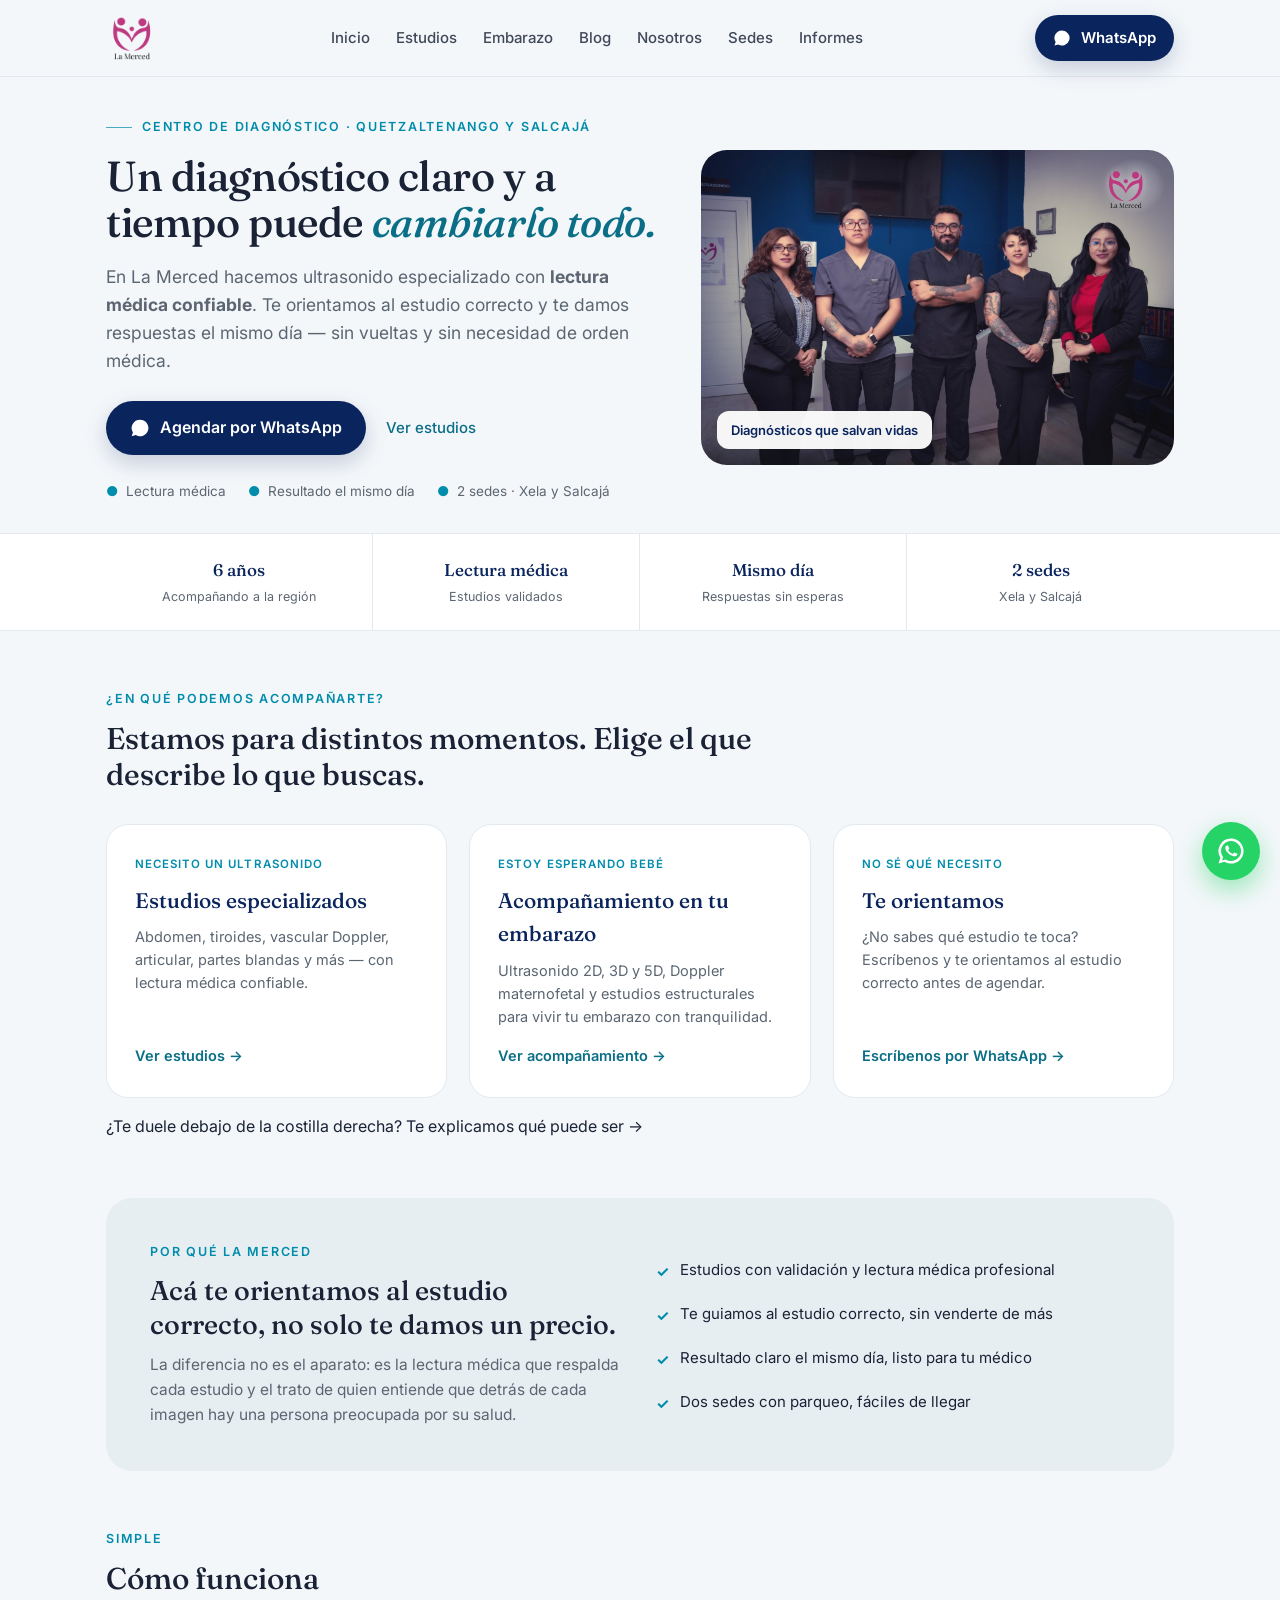
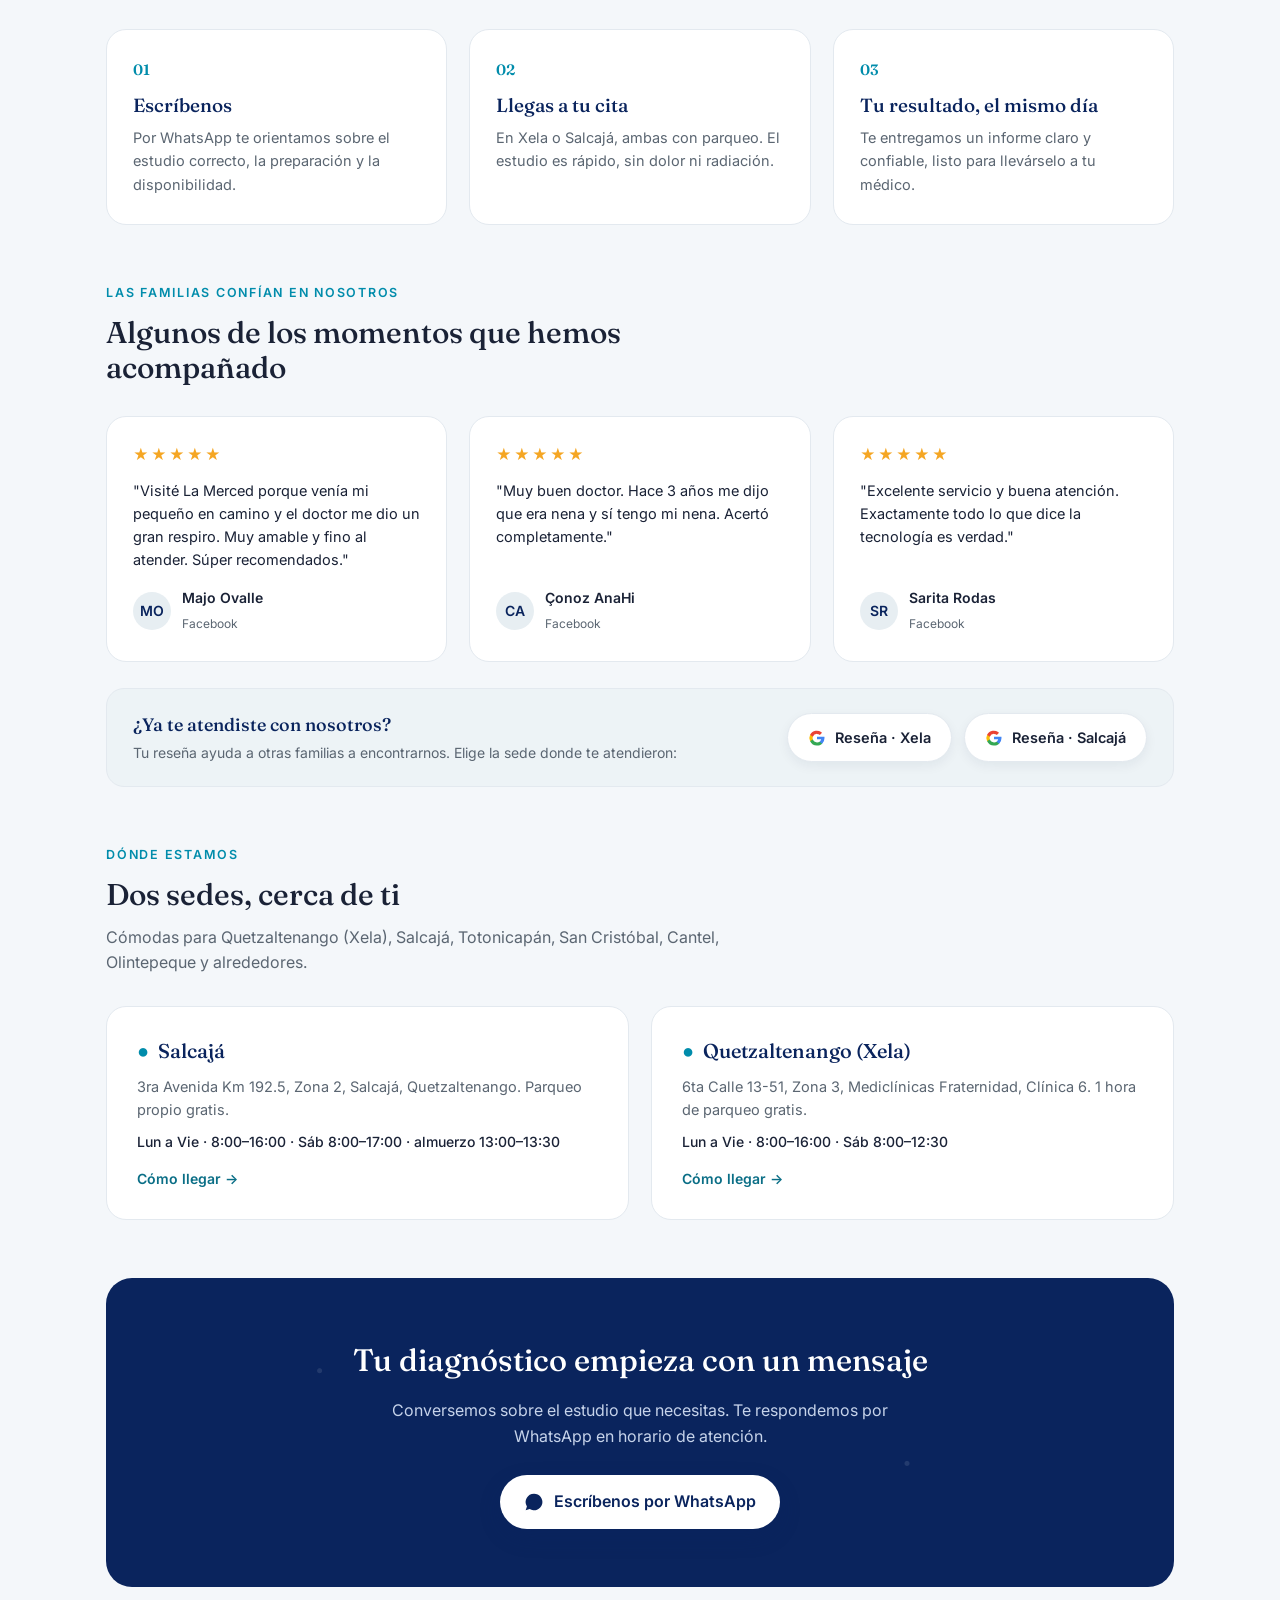
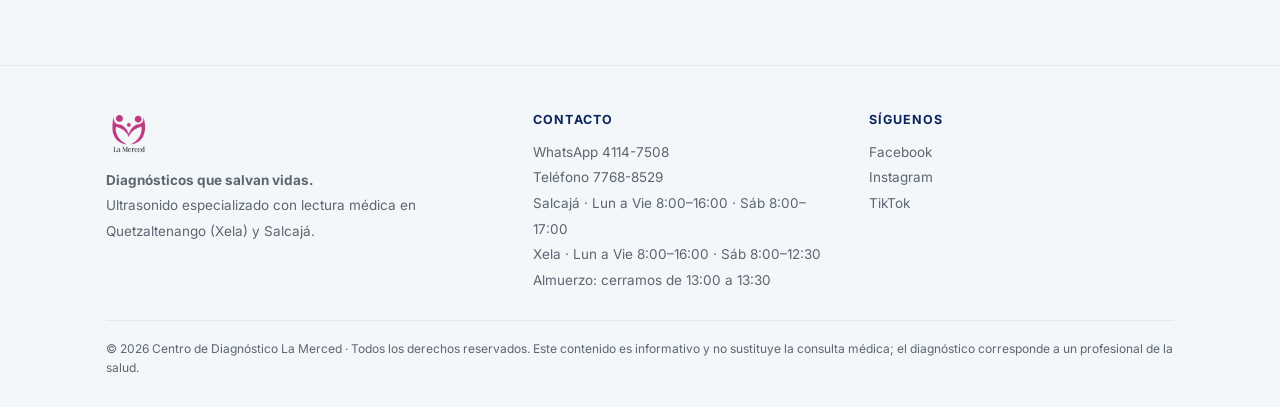
<file: index.html>
<!DOCTYPE html>
<html lang="es-GT">
<head>
<!-- Google Analytics 4 (5-oct-2026): mide visitas y de dónde llegan (Google, Meta, ChatGPT…). ID de la propiedad lamercedgt.com -->
<script async src="https://www.googletagmanager.com/gtag/js?id=G-4763NFWBQ5"></script>
<script>
  window.dataLayer = window.dataLayer || [];
  function gtag(){dataLayer.push(arguments);}
  gtag('js', new Date());
  gtag('config', 'G-4763NFWBQ5');
  document.addEventListener('click',function(e){var a=e.target.closest&&e.target.closest('a[href*="wa.me"]');if(a)gtag('event','clic_whatsapp',{pagina:location.pathname});},true);/* 7-oct-2026: evento clave clic_whatsapp */
</script>
<meta charset="UTF-8">
<meta name="viewport" content="width=device-width, initial-scale=1.0">
<link rel="canonical" href="https://lamercedgt.com/">
<meta name="robots" content="index,follow">
<meta property="og:type" content="website"><meta property="og:locale" content="es_GT">
<meta property="og:title" content="Ultrasonido en Quetzaltenango y Salcajá — Resultado el Mismo Día">
<meta property="og:description" content="Ultrasonido especializado con lectura médica, sin orden médica y con respuesta el mismo día. Dos sedes con parqueo: Xela y Salcajá. Agenda por WhatsApp.">
<meta property="og:url" content="https://lamercedgt.com/">
<meta property="og:image" content="https://lamercedgt.com/assets/hero-equipo.jpg">
<meta name="twitter:card" content="summary_large_image">
<title>Ultrasonido en Quetzaltenango y Salcajá — Resultado el Mismo Día | La Merced</title>
<meta name="description" content="Centro de Diagnóstico La Merced: ultrasonido especializado con lectura médica en Quetzaltenango (Xela) y Salcajá. Te orientamos al estudio correcto y te damos respuestas el mismo día. Agenda por WhatsApp.">
<link rel="preconnect" href="https://fonts.googleapis.com"><link rel="preconnect" href="https://fonts.gstatic.com" crossorigin>
<link href="https://fonts.googleapis.com/css2?family=Fraunces:opsz,wght@9..144,400;9..144,500;9..144,600&family=Inter:wght@400;500;600&display=swap" rel="stylesheet">
<link rel="stylesheet" href="css/styles.css">
<script type="application/ld+json">
{"@context":"https://schema.org","@type":"DiagnosticLab","name":"Centro de Diagnóstico La Merced","description":"Centro de diagnóstico por ultrasonido con lectura médica en Quetzaltenango (Xela) y Salcajá.","url":"https://lamercedgt.com","telephone":"+502-4114-7508","medicalSpecialty":"Radiology","areaServed":["Quetzaltenango","Salcajá","Totonicapán","San Cristóbal Totonicapán","Cantel","Olintepeque"],"location":[{"@type":"Place","name":"La Merced — Salcajá","address":{"@type":"PostalAddress","streetAddress":"3ra Avenida Km 192.5, Zona 2","addressLocality":"Salcajá","addressRegion":"Quetzaltenango","addressCountry":"GT"},"geo":{"@type":"GeoCoordinates","latitude":14.8693826,"longitude":-91.466419},"openingHours":["Mo-Fr 08:00-13:00","Mo-Fr 13:30-16:00","Sa 08:00-13:00","Sa 13:30-17:00"]},{"@type":"Place","name":"La Merced — Quetzaltenango (Xela)","address":{"@type":"PostalAddress","streetAddress":"6ta Calle 13-51, Zona 3, Mediclínicas Fraternidad, Clínica 6","addressLocality":"Quetzaltenango","addressRegion":"Quetzaltenango","addressCountry":"GT"},"geo":{"@type":"GeoCoordinates","latitude":14.84545,"longitude":-91.5162925},"openingHours":["Mo-Fr 08:00-13:00","Mo-Fr 13:30-16:00","Sa 08:00-12:30"]}]}
</script>
</head>
<body>

<header><div class="wrap"><div class="row">
  <a href="index.html"><img class="logo" src="assets/logo-lamerced.png" alt="Centro de Diagnóstico La Merced"></a>
  <nav class="main">
    <a href="index.html">Inicio</a>
    <a href="estudios.html">Estudios</a>
    <a href="embarazo.html">Embarazo</a>
    <a href="/blog/">Blog</a>
    <a href="nosotros.html">Nosotros</a>
    <a href="sedes.html">Sedes</a><a href="/informes/">Informes</a>
  </nav>
  <div class="navcta">
    <a class="cta sm" data-wa data-msg="Hola 👋 Vengo del sitio web de La Merced y quiero agendar una cita.">
      <svg width="18" height="18" viewBox="0 0 24 24" fill="#fff"><path d="M12 2a10 10 0 0 0-8.5 15.3L2 22l4.8-1.5A10 10 0 1 0 12 2z"/></svg>WhatsApp</a>
    <button class="burger" aria-label="Menú"><span></span><span></span><span></span></button>
  </div>
</div></div></header>

<div id="top" class="hero"><div class="wrap"><div class="grid">
  <div>
    <span class="kick">Centro de Diagnóstico · Quetzaltenango y Salcajá</span>
    <h1 class="serif">Un diagnóstico claro y a tiempo puede <em>cambiarlo todo.</em></h1>
    <p class="lead">En La Merced hacemos ultrasonido especializado con <strong>lectura médica confiable</strong>. Te orientamos al estudio correcto y te damos respuestas el mismo día — sin vueltas y sin necesidad de orden médica.</p>
    <div class="actions">
      <a class="cta" data-wa data-msg="Hola 👋 Vengo del sitio web de La Merced y quiero agendar una cita.">
        <svg width="20" height="20" viewBox="0 0 24 24" fill="#fff"><path d="M12 2a10 10 0 0 0-8.5 15.3L2 22l4.8-1.5A10 10 0 1 0 12 2z"/></svg>Agendar por WhatsApp</a>
      <a class="ghost" href="estudios.html">Ver estudios</a>
    </div>
    <div class="microtrust">
      <div><i>●</i> Lectura médica</div>
      <div><i>●</i> Resultado el mismo día</div>
      <div><i>●</i> 2 sedes · Xela y Salcajá</div>
    </div>
  </div>
  <div class="herovis">
    <img src="assets/hero-equipo.jpg" alt="Equipo del Centro de Diagnóstico La Merced — ultrasonido en Xela y Salcajá">
    <div class="badge">Diagnósticos que salvan vidas</div>
  </div>
</div></div></div>

<div class="strip"><div class="wrap"><div class="row">
  <div class="cell"><b>6 años</b><span>Acompañando a la región</span></div>
  <div class="cell"><b>Lectura médica</b><span>Estudios validados</span></div>
  <div class="cell"><b>Mismo día</b><span>Respuestas sin esperas</span></div>
  <div class="cell"><b>2 sedes</b><span>Xela y Salcajá</span></div>
</div></div></div>

<section id="estudios"><div class="wrap">
  <div class="eyebrow">¿En qué podemos acompañarte?</div>
  <h2 class="s serif">Estamos para distintos momentos. Elige el que describe lo que buscas.</h2>
  <div class="paths">
    <a class="pathcard" href="estudios.html">
      <span class="tag">Necesito un ultrasonido</span>
      <h3>Estudios especializados</h3>
      <p>Abdomen, tiroides, vascular Doppler, articular, partes blandas y más — con lectura médica confiable.</p>
      <span class="go">Ver estudios →</span>
    </a>
    <a class="pathcard" href="embarazo.html">
      <span class="tag">Estoy esperando bebé</span>
      <h3>Acompañamiento en tu embarazo</h3>
      <p>Ultrasonido 2D, 3D y 5D, Doppler maternofetal y estudios estructurales para vivir tu embarazo con tranquilidad.</p>
      <span class="go">Ver acompañamiento →</span>
    </a>
    <a class="pathcard" data-wa data-msg="Hola 👋 Necesito ayuda para saber qué estudio me corresponde.">
      <span class="tag">No sé qué necesito</span>
      <h3>Te orientamos</h3>
      <p>¿No sabes qué estudio te toca? Escríbenos y te orientamos al estudio correcto antes de agendar.</p>
      <span class="go">Escríbenos por WhatsApp →</span>
    </a>
  </div>
  <p style="margin-top:16px">¿Te duele debajo de la costilla derecha? <a class="inline" href="/blog/dolor-debajo-de-la-costilla-derecha/">Te explicamos qué puede ser →</a></p>
</div></section>

<section id="nosotros" style="padding-top:0"><div class="wrap">
  <div class="trust">
    <div>
      <div class="eyebrow">Por qué La Merced</div>
      <h2 class="serif">Acá te orientamos al estudio correcto, no solo te damos un precio.</h2>
      <p>La diferencia no es el aparato: es la lectura médica que respalda cada estudio y el trato de quien entiende que detrás de cada imagen hay una persona preocupada por su salud.</p>
    </div>
    <ul class="points">
      <li><i>✓</i> Estudios con validación y lectura médica profesional</li>
      <li><i>✓</i> Te guiamos al estudio correcto, sin venderte de más</li>
      <li><i>✓</i> Resultado claro el mismo día, listo para tu médico</li>
      <li><i>✓</i> Dos sedes con parqueo, fáciles de llegar</li>
    </ul>
  </div>
</div></section>

<section style="padding-top:0"><div class="wrap">
  <div class="eyebrow">Simple</div>
  <h2 class="s serif">Cómo funciona</h2>
  <div class="steps">
    <div class="stepcard"><div class="num serif">01</div><h3 class="serif">Escríbenos</h3><p>Por WhatsApp te orientamos sobre el estudio correcto, la preparación y la disponibilidad.</p></div>
    <div class="stepcard"><div class="num serif">02</div><h3 class="serif">Llegas a tu cita</h3><p>En Xela o Salcajá, ambas con parqueo. El estudio es rápido, sin dolor ni radiación.</p></div>
    <div class="stepcard"><div class="num serif">03</div><h3 class="serif">Tu resultado, el mismo día</h3><p>Te entregamos un informe claro y confiable, listo para llevárselo a tu médico.</p></div>
  </div>
</div></section>

<section style="padding-top:0"><div class="wrap">
  <div class="eyebrow">Las familias confían en nosotros</div>
  <h2 class="s serif">Algunos de los momentos que hemos acompañado</h2>
  <div class="revgrid">
    <div class="revcard"><div class="stars">★★★★★</div><p>"Visité La Merced porque venía mi pequeño en camino y el doctor me dio un gran respiro. Muy amable y fino al atender. Súper recomendados."</p><div class="who"><div class="av">MO</div><div><b>Majo Ovalle</b><span>Facebook</span></div></div></div>
    <div class="revcard"><div class="stars">★★★★★</div><p>"Muy buen doctor. Hace 3 años me dijo que era nena y sí tengo mi nena. Acertó completamente."</p><div class="who"><div class="av">CA</div><div><b>Çonoz AnaHi</b><span>Facebook</span></div></div></div>
    <div class="revcard"><div class="stars">★★★★★</div><p>"Excelente servicio y buena atención. Exactamente todo lo que dice la tecnología es verdad."</p><div class="who"><div class="av">SR</div><div><b>Sarita Rodas</b><span>Facebook</span></div></div></div>
  </div>
  <div class="revcta">
    <div><b>¿Ya te atendiste con nosotros?</b><p>Tu reseña ayuda a otras familias a encontrarnos. Elige la sede donde te atendieron:</p></div>
    <div class="revbtns">
      <a class="btn-google" href="https://g.page/r/CdLXezVu2TKuEBM/review" target="_blank" rel="noopener"><svg width="18" height="18" viewBox="0 0 24 24"><path fill="#4285F4" d="M22 12c0-.6 0-1.2-.1-1.8H12v3.6h5.6a4.8 4.8 0 0 1-2.1 3.1v2.6h3.4A10 10 0 0 0 22 12z"/><path fill="#34A853" d="M12 22c2.7 0 5-.9 6.9-2.5l-3.4-2.6c-.9.6-2.1 1-3.5 1a6 6 0 0 1-5.6-4.1H2.8v2.6A10 10 0 0 0 12 22z"/><path fill="#FBBC05" d="M6.4 13.8a6 6 0 0 1 0-3.6V7.6H2.8a10 10 0 0 0 0 8.8z"/><path fill="#EA4335" d="M12 6.5c1.5 0 2.8.5 3.8 1.5l2.9-2.9A10 10 0 0 0 2.8 7.6l3.6 2.6A6 6 0 0 1 12 6.5z"/></svg> Reseña · Xela</a>
      <a class="btn-google" href="https://g.page/r/CatsOd-E3PEXEBM/review" target="_blank" rel="noopener"><svg width="18" height="18" viewBox="0 0 24 24"><path fill="#4285F4" d="M22 12c0-.6 0-1.2-.1-1.8H12v3.6h5.6a4.8 4.8 0 0 1-2.1 3.1v2.6h3.4A10 10 0 0 0 22 12z"/><path fill="#34A853" d="M12 22c2.7 0 5-.9 6.9-2.5l-3.4-2.6c-.9.6-2.1 1-3.5 1a6 6 0 0 1-5.6-4.1H2.8v2.6A10 10 0 0 0 12 22z"/><path fill="#FBBC05" d="M6.4 13.8a6 6 0 0 1 0-3.6V7.6H2.8a10 10 0 0 0 0 8.8z"/><path fill="#EA4335" d="M12 6.5c1.5 0 2.8.5 3.8 1.5l2.9-2.9A10 10 0 0 0 2.8 7.6l3.6 2.6A6 6 0 0 1 12 6.5z"/></svg> Reseña · Salcajá</a>
    </div>
  </div>
</div></section>

<section id="sedes" style="padding-top:0"><div class="wrap">
  <div class="eyebrow">Dónde estamos</div>
  <h2 class="s serif">Dos sedes, cerca de ti</h2>
  <p class="lead2">Cómodas para Quetzaltenango (Xela), Salcajá, Totonicapán, San Cristóbal, Cantel, Olintepeque y alrededores.</p>
  <div class="sedes">
    <div class="sedecard"><h3><i>●</i> Salcajá</h3><p>3ra Avenida Km 192.5, Zona 2, Salcajá, Quetzaltenango. Parqueo propio gratis.</p><p class="hrs">Lun a Vie · 8:00–16:00 · Sáb 8:00–17:00 · almuerzo 13:00–13:30</p><a class="maplink" href="https://www.google.com/maps/search/?api=1&query=Centro+de+Diagn%C3%B3stico+La+Merced+Salcaj%C3%A1" target="_blank" rel="noopener">Cómo llegar →</a></div>
    <div class="sedecard"><h3><i>●</i> Quetzaltenango (Xela)</h3><p>6ta Calle 13-51, Zona 3, Mediclínicas Fraternidad, Clínica 6. 1 hora de parqueo gratis.</p><p class="hrs">Lun a Vie · 8:00–16:00 · Sáb 8:00–12:30</p><a class="maplink" href="https://www.google.com/maps/search/?api=1&query=Mediclinicas+Fraternidad+Quetzaltenango" target="_blank" rel="noopener">Cómo llegar →</a></div>
  </div>
</div></section>

<section style="padding-top:0"><div class="wrap">
  <div class="final">
    <div class="mark"></div>
    <h2 class="serif">Tu diagnóstico empieza con un mensaje</h2>
    <p>Conversemos sobre el estudio que necesitas. Te respondemos por WhatsApp en horario de atención.</p>
    <a class="cta" data-wa data-msg="Hola 👋 Vengo del sitio web de La Merced y quiero agendar una cita.">
      <svg width="20" height="20" viewBox="0 0 24 24" fill="#0A245D"><path d="M12 2a10 10 0 0 0-8.5 15.3L2 22l4.8-1.5A10 10 0 1 0 12 2z"/></svg>Escríbenos por WhatsApp</a>
  </div>
</div></section>

<footer><div class="wrap">
  <div class="frow">
    <div>
      <img src="assets/logo-lamerced.png" alt="Centro de Diagnóstico La Merced">
      <p><strong>Diagnósticos que salvan vidas.</strong><br>Ultrasonido especializado con lectura médica en Quetzaltenango (Xela) y Salcajá.</p>
    </div>
    <div>
      <h4>Contacto</h4>
      <p>WhatsApp <a data-wa data-msg="Hola 👋 Vengo del sitio web de La Merced.">4114-7508</a><br>
      Teléfono <a href="tel:+50277688529">7768-8529</a><br>
      Salcajá · Lun a Vie 8:00–16:00 · Sáb 8:00–17:00<br>Xela · Lun a Vie 8:00–16:00 · Sáb 8:00–12:30<br>Almuerzo: cerramos de 13:00 a 13:30</p>
    </div>
    <div>
      <h4>Síguenos</h4>
      <p><a href="https://www.facebook.com/lamercedusg" target="_blank" rel="noopener">Facebook</a><br>
      <a href="https://www.instagram.com/lamerceddiagnostico" target="_blank" rel="noopener">Instagram</a><br>
      <a href="https://www.tiktok.com/@la.merced.usg" target="_blank" rel="noopener">TikTok</a></p>
    </div>
  </div>
  <div class="foot-legal">© 2026 Centro de Diagnóstico La Merced · Todos los derechos reservados. Este contenido es informativo y no sustituye la consulta médica; el diagnóstico corresponde a un profesional de la salud.</div>
</div></footer>

<a class="fab" data-wa data-msg="Hola 👋 Vengo del sitio web de La Merced y quiero agendar una cita." aria-label="WhatsApp">
  <svg viewBox="0 0 24 24" fill="#fff"><path d="M12 2a10 10 0 0 0-8.5 15.3L2 22l4.8-1.5A10 10 0 1 0 12 2zm0 18a8 8 0 0 1-4.1-1.1l-.3-.2-2.8.9.9-2.7-.2-.3A8 8 0 1 1 12 20zm4.4-6c-.2-.1-1.4-.7-1.6-.8s-.4-.1-.5.1-.6.8-.8.9-.3.2-.5 0a6.5 6.5 0 0 1-1.9-1.2 7 7 0 0 1-1.3-1.6c-.1-.2 0-.4.1-.5l.4-.4.2-.4a.4.4 0 0 0 0-.4l-.7-1.8c-.2-.5-.4-.4-.5-.4h-.5a.9.9 0 0 0-.6.3 2.6 2.6 0 0 0-.8 1.9 4.5 4.5 0 0 0 1 2.4 10.3 10.3 0 0 0 4 3.5c.6.2 1 .4 1.4.5a3.3 3.3 0 0 0 1.5.1 2.5 2.5 0 0 0 1.6-1.1 2 2 0 0 0 .1-1.1c0-.1-.2-.2-.4-.3z"/></svg>
</a>

<script src="js/main.js" defer></script>
</body></html>
</file>
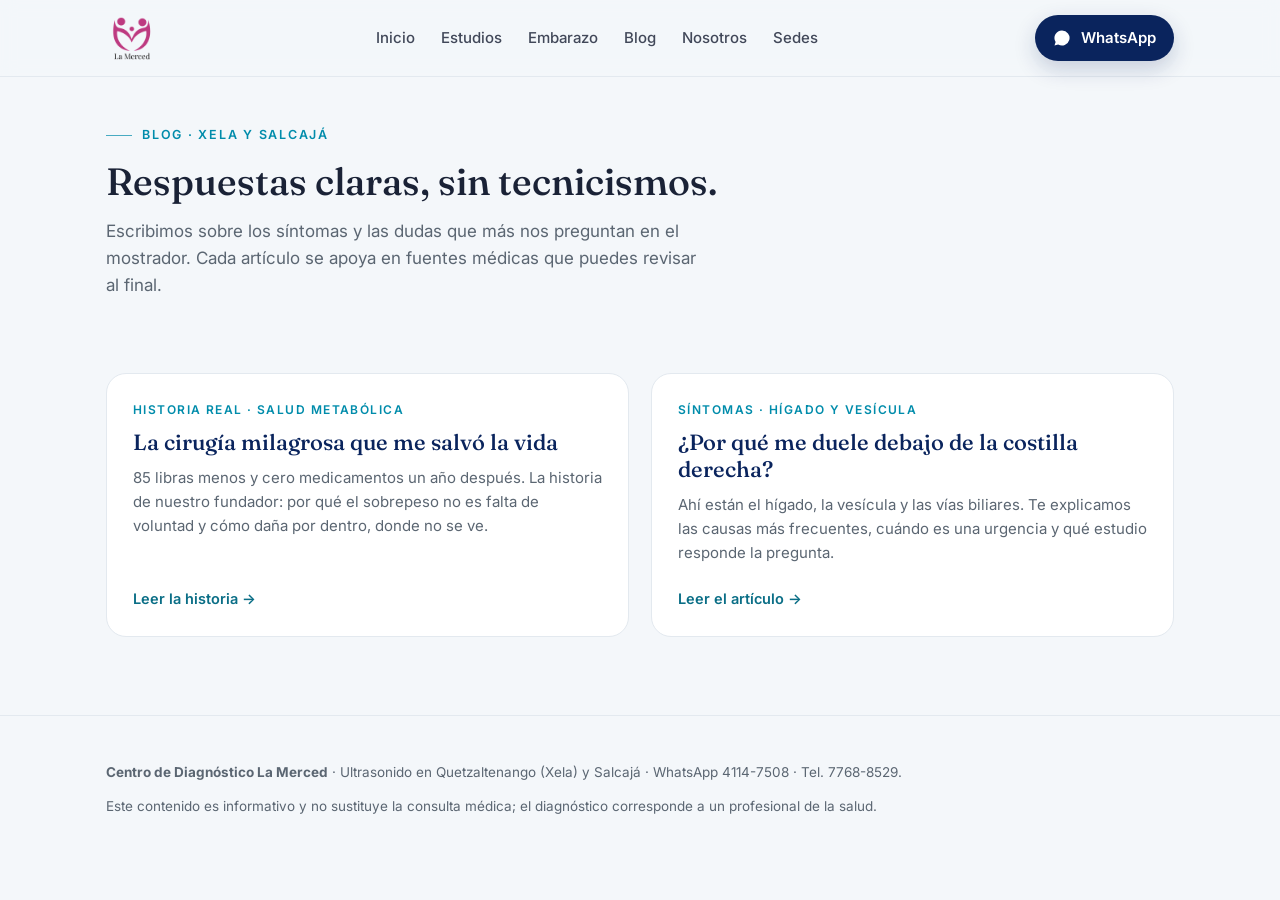
<file: blog/index.html>
<!DOCTYPE html>
<html lang="es-GT">
<head>
<!-- Google Analytics 4 (5-oct-2026): mide visitas y de dónde llegan (Google, Meta, ChatGPT…). ID de la propiedad lamercedgt.com -->
<script async src="https://www.googletagmanager.com/gtag/js?id=G-4763NFWBQ5"></script>
<script>
  window.dataLayer = window.dataLayer || [];
  function gtag(){dataLayer.push(arguments);}
  gtag('js', new Date());
  gtag('config', 'G-4763NFWBQ5');
  document.addEventListener('click',function(e){var a=e.target.closest&&e.target.closest('a[href*="wa.me"]');if(a)gtag('event','clic_whatsapp',{pagina:location.pathname});},true);/* 7-oct-2026: evento clave clic_whatsapp */
</script>
<meta charset="UTF-8">
<meta name="viewport" content="width=device-width, initial-scale=1.0">
<title>Blog de salud y diagnóstico | Centro de Diagnóstico La Merced</title>
<meta name="description" content="Artículos claros sobre síntomas, estudios y salud, escritos por el Centro de Diagnóstico La Merced en Quetzaltenango (Xela) y Salcajá. Información respaldada por fuentes médicas.">
<link rel="canonical" href="https://lamercedgt.com/blog/">
<meta name="robots" content="index,follow">
<meta property="og:type" content="website">
<meta property="og:title" content="Blog de salud y diagnóstico | La Merced">
<meta property="og:description" content="Síntomas, estudios y respuestas claras. Centro de Diagnóstico La Merced, Xela y Salcajá.">
<meta property="og:url" content="https://lamercedgt.com/blog/">
<link rel="preconnect" href="https://fonts.googleapis.com"><link rel="preconnect" href="https://fonts.gstatic.com" crossorigin>
<link href="https://fonts.googleapis.com/css2?family=Fraunces:opsz,wght@9..144,400;9..144,500;9..144,600&family=Inter:wght@400;500;600&display=swap" rel="stylesheet">
<link rel="stylesheet" href="/css/styles.css">
</head>
<body>

<header><div class="wrap"><div class="row">
  <a href="/"><img class="logo" src="/assets/logo-lamerced.png" alt="Centro de Diagnóstico La Merced"></a>
  <nav class="main">
    <a href="/">Inicio</a>
    <a href="/estudios">Estudios</a>
    <a href="/embarazo">Embarazo</a>
    <a href="/blog/">Blog</a>
    <a href="/nosotros">Nosotros</a>
    <a href="/sedes">Sedes</a>
  </nav>
  <div class="navcta">
    <a class="cta sm" data-wa data-msg="Hola 👋 Vengo del blog de La Merced y quiero orientación sobre un ultrasonido.">
      <svg width="18" height="18" viewBox="0 0 24 24" fill="#fff"><path d="M12 2a10 10 0 0 0-8.5 15.3L2 22l4.8-1.5A10 10 0 1 0 12 2z"/></svg>WhatsApp</a>
    <button class="burger" aria-label="Menú"><span></span><span></span><span></span></button>
  </div>
</div></div></header>

<div class="pagehero"><div class="wrap">
  <span class="kick">Blog · Xela y Salcajá</span>
  <h1>Respuestas claras, sin tecnicismos.</h1>
  <p>Escribimos sobre los síntomas y las dudas que más nos preguntan en el mostrador. Cada artículo se apoya en fuentes médicas que puedes revisar al final.</p>
</div></div>

<section style="padding-top:34px"><div class="wrap">
  <div class="bloglist">

    <a class="postcard" href="/blog/la-cirugia-que-me-salvo-la-vida/">
      <span class="tagline">Historia real · Salud metabólica</span>
      <h2>La cirugía milagrosa que me salvó la vida</h2>
      <p>85 libras menos y cero medicamentos un año después. La historia de nuestro fundador: por qué el sobrepeso no es falta de voluntad y cómo daña por dentro, donde no se ve.</p>
      <span class="more">Leer la historia →</span>
    </a>

    <a class="postcard" href="/blog/dolor-debajo-de-la-costilla-derecha/">
      <span class="tagline">Síntomas · Hígado y vesícula</span>
      <h2>¿Por qué me duele debajo de la costilla derecha?</h2>
      <p>Ahí están el hígado, la vesícula y las vías biliares. Te explicamos las causas más frecuentes, cuándo es una urgencia y qué estudio responde la pregunta.</p>
      <span class="more">Leer el artículo →</span>
    </a>

  </div>
</div></section>

<footer><div class="wrap"><div class="foot">
  <div>
    <p><strong>Centro de Diagnóstico La Merced</strong> · Ultrasonido en Quetzaltenango (Xela) y Salcajá · WhatsApp 4114-7508 · Tel. 7768-8529.</p>
    <p style="margin-top:8px">Este contenido es informativo y no sustituye la consulta médica; el diagnóstico corresponde a un profesional de la salud.</p>
  </div>
</div></div></footer>

<script src="/js/main.js"></script>
</body>
</html>
</file>
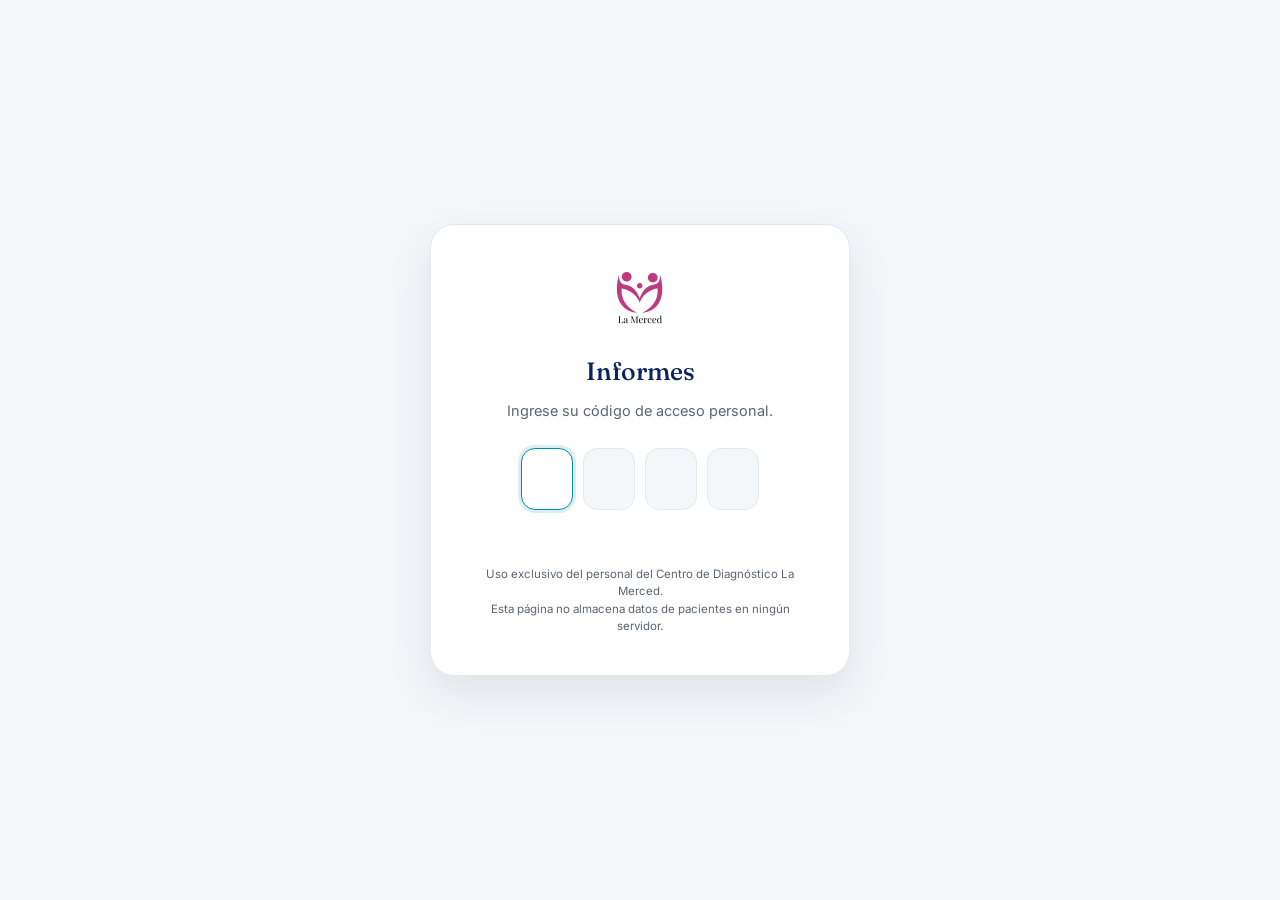
<file: informes/index.html>
<!DOCTYPE html><html lang="es-GT"><head>
<meta charset="UTF-8"><meta name="viewport" content="width=device-width, initial-scale=1.0">
<title>Informes — Centro de Diagnóstico La Merced</title>
<meta name="robots" content="noindex,nofollow">
<link rel="preconnect" href="https://fonts.googleapis.com"><link rel="preconnect" href="https://fonts.gstatic.com" crossorigin>
<link href="https://fonts.googleapis.com/css2?family=Fraunces:opsz,wght@9..144,400;9..144,500;9..144,600&family=Inter:wght@400;500;600&display=swap" rel="stylesheet">
<link rel="stylesheet" href="../css/styles.css">
<style>
/* ============ APP DE INFORMES ============ */
body{background:var(--bg)}
.app-wrap{max-width:1060px;margin:0 auto;padding:0 22px 90px}

/* --- cabecera propia --- */
.ihead{position:sticky;top:0;z-index:40;background:rgba(244,247,250,.94);
  backdrop-filter:saturate(1.2) blur(8px);border-bottom:1px solid var(--line)}
.ihead .row{display:flex;align-items:center;justify-content:space-between;gap:16px;padding:11px 0}
.ihead img.logo{height:44px;width:auto}
.ihead .quien{display:flex;align-items:center;gap:10px;font-size:14px;color:var(--muted)}
.ihead .quien b{color:var(--navy)}
.avatar{width:32px;height:32px;border-radius:50%;background:var(--navy);color:#fff;
  display:grid;place-items:center;font-size:12.5px;font-weight:600;letter-spacing:.02em}
.linkout{font-size:14px;color:var(--teal-deep);cursor:pointer;font-weight:500}
.linkout:hover{text-decoration:underline}

/* --- pantalla de acceso --- */
#acceso{min-height:100vh;display:grid;place-items:center;padding:30px 22px}
.acc-box{background:var(--surface);border:1px solid var(--line);border-radius:24px;
  padding:40px 38px;max-width:420px;width:100%;text-align:center;
  box-shadow:0 18px 44px rgba(16,30,60,.09)}
.acc-box img{height:64px;margin:0 auto 22px}
.acc-box h1{font-family:'Fraunces',serif;font-weight:500;font-size:25px;color:var(--navy)}
.acc-box p{color:var(--muted);font-size:14.5px;margin:8px 0 26px}
.pinrow{display:flex;gap:10px;justify-content:center;margin-bottom:8px}
.pinrow input{width:52px;height:62px;text-align:center;font-size:26px;font-weight:600;
  border:1px solid var(--line);border-radius:14px;background:var(--bg);color:var(--navy);
  font-family:'Inter',sans-serif;-webkit-text-security:disc;text-security:disc}
.pinrow input:focus{outline:none;border-color:var(--teal);background:#fff;
  box-shadow:0 0 0 3px rgba(0,140,171,.14)}
.acc-msg{min-height:22px;font-size:13.5px;margin:12px 0 4px}
.acc-msg.err{color:#B3261E}.acc-msg.ok{color:#0f7a4f}.acc-msg.wait{color:var(--muted)}
.acc-pie{font-size:11.5px;color:var(--muted);margin-top:22px;line-height:1.5}

/* --- inicio --- */
.saludo{padding:40px 0 6px}
.saludo h1{font-family:'Fraunces',serif;font-weight:500;font-size:34px;line-height:1.15;color:var(--navy)}
.saludo p{color:var(--muted);font-size:16px;margin-top:10px}
.estudios{display:grid;grid-template-columns:repeat(auto-fill,minmax(260px,1fr));gap:18px;margin-top:28px}
.ecard{background:var(--surface);border:1px solid var(--line);border-radius:20px;padding:26px 24px;
  cursor:pointer;transition:transform .14s,box-shadow .2s;display:flex;flex-direction:column;gap:8px}
.ecard:hover{transform:translateY(-3px);box-shadow:0 14px 32px rgba(16,30,60,.10)}
.ecard.off{opacity:.5;cursor:not-allowed}.ecard.off:hover{transform:none;box-shadow:none}
.ecard .ico{width:46px;height:46px;border-radius:13px;display:grid;place-items:center;
  background:linear-gradient(150deg,#0A245D,#008CAB);color:#fff;font-size:21px;margin-bottom:6px}
.ecard h3{font-family:'Fraunces',serif;font-weight:500;font-size:19px;color:var(--navy)}
.ecard p{font-size:13.5px;color:var(--muted)}
.ecard .tag{font-size:11px;font-weight:600;letter-spacing:.09em;text-transform:uppercase;color:var(--teal)}

/* --- pasos --- */
.pasos{display:flex;gap:6px;margin:26px 0 22px;flex-wrap:wrap}
.paso{flex:1;min-width:120px;background:var(--surface);border:1px solid var(--line);
  border-radius:13px;padding:11px 14px;font-size:13px;color:var(--muted);cursor:pointer;
  display:flex;align-items:center;gap:9px;transition:.15s}
.paso b{display:grid;place-items:center;width:22px;height:22px;border-radius:50%;
  background:var(--tint);color:var(--muted);font-size:12px;flex:none}
.paso.on{border-color:var(--navy);background:var(--navy);color:#fff}
.paso.on b{background:rgba(255,255,255,.22);color:#fff}
.paso.done b{background:#0f7a4f;color:#fff}
.paso.done{color:var(--ink)}

.blk{background:var(--surface);border:1px solid var(--line);border-radius:20px;
  padding:24px 26px;margin-bottom:16px}
.blk h2{font-family:'Fraunces',serif;font-weight:500;font-size:20px;color:var(--navy);margin-bottom:4px}
.blk .sub{font-size:13.5px;color:var(--muted);margin-bottom:18px}
.blk h3{font-size:13px;font-weight:600;letter-spacing:.08em;text-transform:uppercase;
  color:var(--teal-deep);margin:22px 0 12px;padding-bottom:6px;border-bottom:1px solid var(--line)}
.blk h3:first-of-type{margin-top:6px}

.g{display:grid;gap:12px 16px}
.g2{grid-template-columns:repeat(2,1fr)}.g3{grid-template-columns:repeat(3,1fr)}
.g4{grid-template-columns:repeat(4,1fr)}.g5{grid-template-columns:repeat(5,1fr)}
@media(max-width:820px){.g3,.g4,.g5{grid-template-columns:repeat(2,1fr)}}
@media(max-width:520px){.g2,.g3,.g4,.g5{grid-template-columns:1fr}}
.f label{display:block;font-size:11.5px;font-weight:600;letter-spacing:.05em;
  text-transform:uppercase;color:var(--muted);margin-bottom:4px}
.f input,.f select,.f textarea{width:100%;padding:9px 11px;border:1px solid var(--line);
  border-radius:9px;font:inherit;font-size:14.5px;background:#fff;color:var(--ink)}
.f input:focus,.f select:focus,.f textarea:focus{outline:none;border-color:var(--teal);
  box-shadow:0 0 0 3px rgba(0,140,171,.12)}
.f textarea{min-height:80px;resize:vertical;line-height:1.55}
.req{color:#C53380}
.nota{background:var(--tint2);border-left:3px solid var(--teal);border-radius:8px;
  padding:11px 14px;font-size:13px;color:var(--muted);margin:14px 0}
.egbox{background:var(--tint2);border-radius:13px;padding:13px 17px;margin-top:14px;
  display:flex;gap:26px;flex-wrap:wrap;align-items:center}
.egbox small{display:block;font-size:11px;font-weight:600;letter-spacing:.05em;
  text-transform:uppercase;color:var(--muted)}
.egbox b{font-size:17px;color:var(--navy);font-family:'Inter',sans-serif}

/* --- tabla de mediciones --- */
.tw{overflow-x:auto;margin:0 -4px}
table.med{width:100%;border-collapse:collapse;font-size:13.5px;min-width:720px}
table.med th{background:var(--tint2);font-size:10.5px;letter-spacing:.06em;text-transform:uppercase;
  color:var(--muted);padding:8px;text-align:left;border-bottom:1px solid var(--line);font-weight:600}
table.med td{padding:6px 8px;border-bottom:1px solid var(--line);vertical-align:middle}
table.med tr:last-child td{border-bottom:none}
table.med input,table.med select{width:100%;padding:6px 7px;border:1px solid var(--line);
  border-radius:7px;font:inherit;font-size:13.5px;text-align:center}
.vaso{font-weight:600;white-space:nowrap;font-size:13.5px}
.vaso small{display:block;font-weight:400;color:var(--muted);font-size:11px}
.pc{font-family:ui-monospace,Menlo,Consolas,monospace;font-size:12px;white-space:nowrap}
.chip{display:inline-block;padding:2px 9px;border-radius:20px;font-size:11.5px;font-weight:700}
.c-ok{background:#e6f5ee;color:#0f7a4f}.c-wa{background:#fdf3e0;color:#a86a00}
.c-ba{background:#fdeceb;color:#B3261E}.c-na{background:var(--tint);color:var(--muted)}
.alerta{background:#fdeceb;border-left:3px solid #B3261E;border-radius:8px;padding:9px 13px;
  margin-top:9px;font-size:13px;color:#B3261E;font-weight:600}

/* --- verificación --- */
.vfila{display:flex;align-items:center;gap:11px;padding:7px 0;border-bottom:1px solid var(--line)}
.vfila:last-child{border:none}
.vchk{width:19px;height:19px;flex:none;accent-color:#0f7a4f}
.vfila.pend{opacity:.62}

/* --- adendum --- */
.adlist{display:grid;gap:9px}
.adit{display:flex;gap:11px;align-items:flex-start;background:var(--tint2);border-radius:11px;
  padding:11px 14px;font-size:13.5px;line-height:1.5;cursor:pointer}
.adit input{margin-top:3px;width:17px;height:17px;flex:none;accent-color:var(--navy)}
.adit.sug{background:#fdf3e0;border-left:3px solid #a86a00}
.adit b{color:var(--navy)}

/* --- imágenes --- */
#dz{border:2px dashed var(--line);border-radius:16px;padding:28px 20px;text-align:center;
  background:var(--tint2);color:var(--muted);font-size:14px;transition:.15s}
#dz.over{border-color:var(--teal);background:#e2f0f4}
#dz b{display:block;color:var(--navy);font-size:16px;margin-bottom:5px;font-family:'Fraunces',serif}
.galgrid{display:grid;grid-template-columns:repeat(auto-fill,minmax(210px,1fr));gap:13px;margin-top:18px}
figure.gi{margin:0;border:1px solid var(--line);border-radius:13px;overflow:hidden;
  background:var(--surface);position:relative}
figure.gi img{display:block;width:100%;height:150px;object-fit:contain;background:#0c0f12}
figure.gi figcaption{padding:7px 10px}
.cap{font-size:12.5px;font-weight:600;outline:none;min-height:17px}
.cap:focus{box-shadow:inset 0 -2px 0 var(--teal)}
.cap:empty::before{content:attr(data-ph);color:#9fb0bd;font-weight:400}
.gtools{position:absolute;top:6px;right:6px;display:flex;gap:4px}
.gtools button{padding:1px 7px;font-size:12px;border-radius:6px;border:none;cursor:pointer;
  background:rgba(255,255,255,.93);color:var(--teal-deep)}
.gnum{position:absolute;top:6px;left:6px;background:rgba(0,0,0,.55);color:#fff;font-size:11px;
  padding:1px 8px;border-radius:20px;font-weight:600}

/* --- botones --- */
.btnrow{display:flex;gap:11px;flex-wrap:wrap;align-items:center;margin-top:22px}
button.b{padding:11px 22px;border-radius:40px;border:1px solid var(--navy);background:var(--navy);
  color:#fff;font:inherit;font-size:15px;font-weight:600;cursor:pointer;transition:.14s}
button.b:hover{background:#0d2f73}
button.b.sec{background:#fff;color:var(--navy)}
button.b.sec:hover{background:var(--tint2)}
button.b.sm{padding:7px 15px;font-size:13.5px}
button.b:disabled{opacity:.45;cursor:not-allowed}
.spacer{flex:1}

/* --- vista previa --- */
.prev{background:#fff;border:1px solid var(--line);border-radius:14px;padding:30px 34px;
  font-family:'Inter',sans-serif;font-size:13.5px;line-height:1.62;color:#111;
  max-height:560px;overflow:auto}
.prev h1{font-size:15px;font-weight:700;letter-spacing:.06em;text-align:center;margin-bottom:3px}
.prev .sec{font-size:11.5px;font-weight:700;letter-spacing:.09em;margin:16px 0 5px;
  border-bottom:1px solid #ccc;padding-bottom:2px}
.prev p{margin:0 0 7px;text-align:justify}
.prev .kv{display:flex;flex-wrap:wrap;gap:2px 22px;font-size:12.5px;margin-bottom:2px}
.prev .kv span b{font-weight:600}

.oculto{display:none!important}

/* ================= IMPRESIÓN ================= */
#hoja{display:none}
@media print{
  /* el margen superior lo fija emitir() según el alto del membrete, y se
     aplica a TODAS las hojas para que ninguna invada el papel timbrado */
  body{background:#fff}
  .ihead,#acceso,#inicio,#app,footer,.app-wrap>*:not(#hoja){display:none!important}
  #hoja{display:block!important;font-family:'Inter',Arial,sans-serif;color:#000;
    font-size:10.4pt;line-height:1.45}
  .pg{page-break-after:always;break-after:page;position:relative}
  .pg:last-child{page-break-after:auto;break-after:auto}
  .doc-tit{text-align:center;font-size:12pt;font-weight:700;letter-spacing:.08em;margin-bottom:2mm}
  .doc-sub{text-align:center;font-size:8.6pt;color:#333;margin-bottom:4mm;
    padding-bottom:2mm;border-bottom:1px solid #000}
  .doc-kv{display:flex;flex-wrap:wrap;gap:0 8mm;font-size:9.6pt;margin-bottom:1mm}
  .doc-kv span{white-space:nowrap}
  .doc-kv i{font-style:normal;color:#444}
  .doc-sec{font-size:8.8pt;font-weight:700;letter-spacing:.1em;margin:4.5mm 0 1.5mm;
    border-bottom:.6pt solid #999;padding-bottom:.6mm}
  .doc-p{text-align:justify;margin:0 0 2mm}
  .doc-li{margin:0 0 1.4mm;padding-left:6mm;text-indent:-6mm}
  .doc-firmas{margin-top:7mm;display:flex;gap:8mm;align-items:flex-end;
    break-inside:avoid;page-break-inside:avoid}
  .doc-firma{flex:1;text-align:center}
  .doc-firma img{height:19mm;margin:0 auto -1mm;display:block}
  .doc-firma .ln{border-top:.8pt solid #000;margin:0 2mm 1.2mm}
  .doc-firma b{display:block;font-size:9.4pt;line-height:1.25}
  .doc-firma span{display:block;font-size:7.9pt;color:#333;line-height:1.3}
  .doc-pie{margin-top:5mm;font-size:7.2pt;color:#555;border-top:.5pt solid #ccc;padding-top:1.2mm}
  .im-hd{display:flex;justify-content:space-between;font-size:8.4pt;color:#333;
    border-bottom:.8pt solid #000;padding-bottom:1.5mm;margin-bottom:3.5mm}
  .im-grid{display:grid;grid-template-columns:repeat(2,1fr);gap:4mm;align-content:start}
  .im-grid figure{margin:0;border:.5pt solid #bbb;align-self:start;break-inside:avoid}
  .im-grid img{display:block;width:100%;height:auto;max-height:var(--gh,70mm);
    object-fit:contain;-webkit-print-color-adjust:exact;print-color-adjust:exact}
  .im-grid figcaption{font-size:8pt;font-weight:600;padding:1mm 1.6mm;border-top:.5pt solid #ddd}
  .im-grid.n4{--gh:112mm}.im-grid.n6{--gh:70mm}
}
</style></head><body>

<!-- ======================= ACCESO ======================= -->
<div id="acceso">
  <div class="acc-box">
    <img src="../assets/logo-lamerced.png" alt="La Merced">
    <h1>Informes</h1>
    <p>Ingrese su código de acceso personal.</p>
    <div class="pinrow">
      <input type="password" inputmode="numeric" maxlength="1" autocomplete="off">
      <input type="password" inputmode="numeric" maxlength="1" autocomplete="off">
      <input type="password" inputmode="numeric" maxlength="1" autocomplete="off">
      <input type="password" inputmode="numeric" maxlength="1" autocomplete="off">
    </div>
    <div class="acc-msg" id="accMsg"></div>
    <div class="acc-pie">Uso exclusivo del personal del Centro de Diagnóstico La Merced.<br>
      Esta página no almacena datos de pacientes en ningún servidor.</div>
  </div>
</div>

<!-- ======================= CABECERA ======================= -->
<div class="ihead oculto" id="ihead"><div class="app-wrap"><div class="row">
  <img class="logo" src="../assets/logo-lamerced.png" alt="La Merced">
  <div class="quien">
    <span class="avatar" id="avat"></span>
    <span>Sesión de <b id="quienNom"></b></span>
    <span style="opacity:.4">·</span>
    <span class="linkout" id="btnSalir">Salir</span>
  </div>
</div></div></div>

<!-- ======================= INICIO ======================= -->
<div id="inicio" class="app-wrap oculto">
  <div class="saludo">
    <h1 id="saludoTxt">Bienvenido</h1>
    <p>Elija el informe que va a realizar.</p>
  </div>
  <div class="estudios">
    <div class="ecard" onclick="abrirEstudio('dmf')">
      <div class="ico">◑</div>
      <div class="tag">Obstetricia</div>
      <h3>Doppler maternofetal</h3>
      <p>Protocolo general, perfil biofísico y flujometría Doppler con percentiles por edad gestacional.</p>
    </div>
    <div class="ecard off">
      <div class="ico" style="background:var(--tint);color:var(--muted)">＋</div>
      <div class="tag">Próximamente</div>
      <h3>Otros estudios</h3>
      <p>Obstétrico de control, tamizaje 11–14, Doppler arterial y venoso de miembros inferiores.</p>
    </div>
  </div>
</div>

<!-- ======================= INFORME ======================= -->
<div id="app" class="app-wrap oculto">

  <div class="pasos">
    <div class="paso" data-p="1" onclick="irA(1)"><b>1</b> Paciente</div>
    <div class="paso" data-p="2" onclick="irA(2)"><b>2</b> Imágenes</div>
    <div class="paso" data-p="3" onclick="irA(3)"><b>3</b> Mediciones</div>
    <div class="paso" data-p="4" onclick="irA(4)"><b>4</b> Informe</div>
  </div>

  <!-- ---------- PASO 1 ---------- -->
  <div class="pane" data-p="1">
    <div class="blk">
      <h2>Datos de la paciente</h2>
      <div class="sub">Los campos marcados con <span class="req">*</span> aparecen en el informe impreso.</div>
      <div class="g g3 f">
        <div><label>Nombre completo <span class="req">*</span></label><input id="pac"></div>
        <div><label>Edad (años) <span class="req">*</span></label><input id="edad" type="number" min="10" max="60"></div>
        <div><label>Expediente / DPI</label><input id="exp"></div>
        <div><label>Teléfono / WhatsApp</label><input id="tel"></div>
        <div><label>Gesta / Para / Cesáreas / Abortos</label><input id="gpca" placeholder="G2 P1 C0 A0"></div>
        <div><label>Fecha del estudio <span class="req">*</span></label><input id="fecha" type="date"></div>
        <div><label>Médico referente <span class="req">*</span></label><input id="ref"></div>
        <div><label>Sede <span class="req">*</span></label><select id="sede">
          <option>Quetzaltenango</option><option>Salcajá</option></select></div>
        <div><label>Indicación del estudio <span class="req">*</span></label><input id="indic"
          placeholder="Control de bienestar fetal"></div>
      </div>

      <h3>Antecedentes relevantes</h3>
      <div class="g g4 f">
        <div><label>Preeclampsia previa</label><select id="aPe"><option>No</option><option>Sí</option></select></div>
        <div><label>Hipertensión crónica</label><select id="aHta"><option>No</option><option>Sí</option></select></div>
        <div><label>Diabetes</label><select id="aDm"><option>No</option><option>Sí</option></select></div>
        <div><label>Aspirina en dosis baja</label><select id="aAsa"><option>No</option><option>Sí</option></select></div>
      </div>
      <div class="f" style="margin-top:12px"><label>Otros antecedentes</label><input id="aOtro"></div>

      <h3>Edad gestacional</h3>
      <div class="nota">El percentil de cada índice nunca es más exacto que la datación en que se apoya.
        Por eso el origen de la edad gestacional es obligatorio y se imprime en el informe.</div>
      <div class="g g4 f">
        <div><label>Origen <span class="req">*</span></label><select id="egOrigen">
          <option value="lcc">LCC del primer trimestre</option>
          <option value="fum">Fecha de última menstruación</option>
          <option value="bio">Biometría de este estudio</option>
          <option value="eco">Ecografía previa</option></select></div>
        <div><label>Semanas <span class="req">*</span></label><input id="egSem" type="number" min="11" max="42" value="32"></div>
        <div><label>Días</label><input id="egDia" type="number" min="0" max="6" value="0"></div>
        <div><label>Fecha probable de parto</label><input id="fpp" readonly style="background:var(--tint2)"></div>
      </div>
      <div class="egbox">
        <div><small>Edad gestacional</small><b id="egTxt">32+0</b></div>
        <div><small>Días</small><b id="egDias">224</b></div>
        <div><small>Origen</small><b id="egOrigTxt" style="font-size:14px">LCC del primer trimestre</b></div>
      </div>
      <div class="btnrow"><div class="spacer"></div>
        <button class="b" onclick="irA(2)">Continuar a imágenes →</button></div>
    </div>
  </div>

  <!-- ---------- PASO 2 ---------- -->
  <div class="pane oculto" data-p="2">
    <div class="blk">
      <h2>Imágenes del estudio</h2>
      <div class="sub">Arrastre las capturas del ecógrafo, péguelas con Ctrl + V o selecciónelas.
        Se reducen automáticamente y se incrustan en el informe.</div>
      <div id="dz">
        <b>Arrastre aquí las imágenes</b>
        <span>o <button class="b sec sm" type="button" onclick="document.getElementById('fi').click()">seleccionar archivos</button>
          &nbsp;·&nbsp; también puede pegar con Ctrl + V</span>
        <input type="file" id="fi" accept="image/*" multiple hidden>
      </div>
      <div class="g g3 f" style="margin-top:16px">
        <div><label>Imágenes por hoja</label><select id="galN">
          <option value="4">4 por hoja (2 × 2)</option>
          <option value="6" selected>6 por hoja (2 × 3)</option></select></div>
        <div><label>Cargadas</label><div style="padding-top:7px"><b id="galN2">0</b>
          <button class="b sec sm" style="margin-left:10px" onclick="galVaciar()">Quitar todas</button></div></div>
        <div><label>Lectura automática</label>
          <button class="b sec" id="btnLumi" disabled style="width:100%">Leer con Lumi (próximamente)</button></div>
      </div>
      <div class="nota">Las imágenes viven únicamente en esta pestaña. Al cerrarla se pierden;
        el PDF descargado es el archivo permanente del estudio.</div>
      <div id="gal" class="galgrid"></div>
      <div class="btnrow"><button class="b sec" onclick="irA(1)">← Paciente</button>
        <div class="spacer"></div>
        <button class="b" onclick="irA(3)">Continuar a mediciones →</button></div>
    </div>
  </div>

  <!-- ---------- PASO 3 ---------- -->
  <div class="pane oculto" data-p="3">

    <div class="blk">
      <h2>Protocolo general de evaluación</h2>
      <div class="sub">Es el bloque que siempre acompaña al Doppler maternofetal.</div>
      <h3>Biometría y peso fetal</h3>
      <div class="g g5 f">
        <div><label>DBP (mm)</label><input id="dbp" type="number" step="0.1"></div>
        <div><label>CC (mm)</label><input id="cc" type="number" step="0.1"></div>
        <div><label>CA (mm)</label><input id="ca" type="number" step="0.1"></div>
        <div><label>LF (mm)</label><input id="lf" type="number" step="0.1"></div>
        <div><label>Peso fetal estimado</label><div class="egbox" style="margin:0;padding:8px 12px">
          <div><b id="pfe">—</b> <span class="chip c-na" id="pfeTag">—</span></div></div></div>
      </div>
      <h3>Vitalidad, líquido y anexos</h3>
      <div class="g g4 f">
        <div><label>Frecuencia cardiaca fetal (lpm)</label><input id="fcf" type="number"></div>
        <div><label>Ritmo</label><select id="ritmo"><option>sinusal</option><option>irregular</option></select></div>
        <div><label>Índice de líquido amniótico (cm)</label><input id="ila" type="number" step="0.1"></div>
        <div><label>Bolsillo vertical mayor (cm)</label><input id="bvm" type="number" step="0.1"></div>
        <div><label>Situación</label><select id="situ">
          <option>longitudinal</option><option>transversa</option><option>oblicua</option></select></div>
        <div><label>Presentación</label><select id="pres">
          <option>cefálica</option><option>podálica</option><option>no determinada</option></select></div>
        <div><label>Placenta — localización</label><select id="plac">
          <option>anterior</option><option>posterior</option><option>fúndica</option>
          <option>lateral derecha</option><option>lateral izquierda</option><option>previa</option></select></div>
        <div><label>Grado de maduración</label><select id="grado">
          <option>0</option><option>I</option><option selected>II</option><option>III</option></select></div>
        <div><label>Cordón umbilical</label><select id="cordon">
          <option>trivascular</option><option>con dos vasos</option></select></div>
        <div><label>Circular de cordón</label><select id="circular">
          <option>no observada</option><option>observada al cuello fetal</option></select></div>
        <div><label>Cérvix</label><select id="cervix">
          <option>cerrado, sin líquido en su interior</option><option>acortado</option></select></div>
        <div><label>Longitud cervical (mm)</label><input id="lcerv" type="number" step="0.1"></div>
      </div>
      <div class="egbox"><div><small>Líquido amniótico</small><span class="chip c-na" id="laTag">—</span></div></div>
    </div>

    <div class="blk">
      <h2>Perfil biofísico</h2>
      <div class="sub">Puntaje de Manning. Si no se realizó registro cardiotocográfico, el puntaje se calcula sobre 8.</div>
      <div class="g g5 f">
        <div><label>Movimientos respiratorios</label><select class="pbf"><option value="2">2 — presentes</option><option value="0">0 — ausentes</option></select></div>
        <div><label>Movimientos corporales</label><select class="pbf"><option value="2">2 — tres o más</option><option value="0">0 — menos de tres</option></select></div>
        <div><label>Tono fetal</label><select class="pbf"><option value="2">2 — presente</option><option value="0">0 — ausente</option></select></div>
        <div><label>Líquido amniótico</label><select class="pbf"><option value="2">2 — bolsillo &gt; 2 cm</option><option value="0">0 — bolsillo ≤ 2 cm</option></select></div>
        <div><label>Reactividad (NST)</label><select class="pbf"><option value="-1">No realizado</option><option value="2">2 — reactivo</option><option value="0">0 — no reactivo</option></select></div>
      </div>
      <div class="egbox"><div><small>Puntaje</small><b id="pbfTot">—</b></div>
        <div><span class="chip c-na" id="pbfTag">—</span></div></div>
    </div>

    <div class="blk">
      <h2>Flujometría Doppler</h2>
      <div class="sub">Escriba los valores que midió en el equipo. Si deja IP o IR vacíos y hay VSM,
        VDF y velocidad media, se calculan solos. El percentil se calcula para
        <b id="egRecuerdo">32+0</b> semanas.</div>
      <div class="tw"><table class="med" id="tmed">
        <thead><tr><th style="width:20%">Vaso</th><th>VSM<br>(cm/s)</th><th>VDF<br>(cm/s)</th>
          <th>V media<br>(cm/s)</th><th>IP</th><th>IR</th><th>S/D</th>
          <th style="width:23%">Percentil</th></tr></thead>
        <tbody>
        <tr data-v="utaD"><td class="vaso">A. uterina derecha<small>Cruce con ilíaca externa</small></td>
          <td><input type="number" step="0.1" data-f="vsm"></td><td><input type="number" step="0.1" data-f="vdf"></td>
          <td><input type="number" step="0.1" data-f="vm"></td><td><input type="number" step="0.01" data-f="ip"></td>
          <td><input type="number" step="0.01" data-f="ir"></td><td><input type="number" step="0.01" data-f="sd"></td>
          <td class="pc" data-out></td></tr>
        <tr data-v="utaI"><td class="vaso">A. uterina izquierda<small>Cruce con ilíaca externa</small></td>
          <td><input type="number" step="0.1" data-f="vsm"></td><td><input type="number" step="0.1" data-f="vdf"></td>
          <td><input type="number" step="0.1" data-f="vm"></td><td><input type="number" step="0.01" data-f="ip"></td>
          <td><input type="number" step="0.01" data-f="ir"></td><td><input type="number" step="0.01" data-f="sd"></td>
          <td class="pc" data-out></td></tr>
        <tr data-v="utaM" style="background:var(--tint2)"><td class="vaso">IP medio de uterinas<small>Automático</small></td>
          <td colspan="3" style="color:var(--muted);font-size:12px">—</td>
          <td class="pc" data-auto="ipm"></td><td colspan="2" style="color:var(--muted);font-size:12px">—</td>
          <td class="pc" data-out></td></tr>
        <tr data-v="ua"><td class="vaso">Arteria umbilical<small>Asa libre de cordón</small></td>
          <td><input type="number" step="0.1" data-f="vsm"></td><td><input type="number" step="0.1" data-f="vdf"></td>
          <td><input type="number" step="0.1" data-f="vm"></td><td><input type="number" step="0.01" data-f="ip"></td>
          <td><input type="number" step="0.01" data-f="ir"></td><td><input type="number" step="0.01" data-f="sd"></td>
          <td class="pc" data-out></td></tr>
        <tr data-v="acm"><td class="vaso">A. cerebral media<small>Tercio proximal, sin corregir ángulo</small></td>
          <td><input type="number" step="0.1" data-f="vsm"></td><td><input type="number" step="0.1" data-f="vdf"></td>
          <td><input type="number" step="0.1" data-f="vm"></td><td><input type="number" step="0.01" data-f="ip"></td>
          <td><input type="number" step="0.01" data-f="ir"></td><td><input type="number" step="0.01" data-f="sd"></td>
          <td class="pc" data-out></td></tr>
        <tr data-v="rcp" style="background:var(--tint2)"><td class="vaso">Índice cerebroplacentario<small>IP ACM ÷ IP AU — automático</small></td>
          <td colspan="3" style="color:var(--muted);font-size:12px">—</td>
          <td class="pc" data-auto="rcp"></td><td colspan="2" style="color:var(--muted);font-size:12px">—</td>
          <td class="pc" data-out></td></tr>
        <tr data-v="dv"><td class="vaso">Ductus venoso<small>Muestra 0.5–1 mm, ángulo &lt; 30°</small></td>
          <td><input type="number" step="0.1" data-f="vsm" placeholder="Vs"></td>
          <td><input type="number" step="0.1" data-f="vdf" placeholder="Va"></td>
          <td><input type="number" step="0.1" data-f="vm" placeholder="TAMXV"></td>
          <td><input type="number" step="0.01" data-f="ip" placeholder="IPV"></td>
          <td colspan="2"><select data-f="ondaA"><option value="pos">Onda «a» positiva</option>
            <option value="aus">Onda «a» ausente</option><option value="rev">Onda «a» reversa</option></select></td>
          <td class="pc" data-out></td></tr>
        <tr data-v="vu"><td class="vaso">Vena umbilical<small>Asa libre / intraabdominal</small></td>
          <td><input type="number" step="0.1" data-f="vsm" placeholder="V pico"></td>
          <td><input type="number" step="0.1" data-f="diam" placeholder="Ø mm"></td>
          <td><input type="number" step="0.1" data-f="vm" placeholder="V media"></td>
          <td colspan="3"><select data-f="puls"><option value="no">Sin pulsaciones</option>
            <option value="simple">Pulsación simple</option><option value="doble">Pulsación doble</option>
            <option value="triple">Pulsación triple</option></select></td>
          <td class="pc" data-out></td></tr>
        </tbody></table></div>

      <div class="g g3 f" style="margin-top:16px">
        <div><label>Flujo diastólico umbilical</label><select id="fdAU">
          <option value="pos">Presente y anterógrado</option>
          <option value="aus">Ausente</option><option value="rev">Reverso</option></select></div>
        <div><label>Escotadura protodiastólica uterina</label><select id="notch">
          <option value="no">Ausente bilateral</option><option value="uni">Unilateral</option>
          <option value="bi">Bilateral</option></select></div>
        <div><label>Sitio de muestreo del cordón</label><select id="sitioUA">
          <option>asa libre</option><option>extremo placentario</option><option>extremo fetal</option></select></div>
      </div>
      <div id="alertas"></div>
      <div class="btnrow"><button class="b sec" onclick="irA(2)">← Imágenes</button>
        <div class="spacer"></div>
        <button class="b" onclick="irA(4)">Continuar al informe →</button></div>
    </div>
  </div>

  <!-- ---------- PASO 4 ---------- -->
  <div class="pane oculto" data-p="4">
    <div class="blk">
      <h2>Verificación de los valores</h2>
      <div class="sub">Confirme cada dato antes de emitir el informe. Debe estar todo marcado.</div>
      <div id="verif"></div>
      <div class="btnrow" style="margin-top:14px">
        <button class="b sec sm" onclick="marcarTodo(true)">Marcar todo</button>
        <button class="b sec sm" onclick="marcarTodo(false)">Desmarcar todo</button>
        <div class="spacer"></div><span id="verifCnt" style="font-size:13.5px;color:var(--muted)"></span>
      </div>
    </div>

    <div class="blk">
      <h2>Hallazgos del adendum</h2>
      <div class="sub">Las frases resaltadas las sugiere el motor de percentiles. Marque las que apliquen;
        el texto entra tal cual en el informe.</div>
      <div class="adlist" id="adendum"></div>
    </div>

    <div class="blk">
      <h2>Conclusiones</h2>
      <div class="sub">Se redactan solas con el estilo del machote. Puede editarlas por completo.</div>
      <div class="f"><textarea id="concl" style="min-height:150px"></textarea></div>
      <div class="btnrow" style="margin-top:10px">
        <button class="b sec sm" onclick="redactarConclusion(true)">Volver a redactar</button>
      </div>
      <h3>Recomendación</h3>
      <div class="f"><textarea id="reco" style="min-height:60px"
        placeholder="Se sugiere control Doppler en …"></textarea></div>
    </div>

    <div class="blk">
      <h2>Emisión</h2>
      <div class="g g4 f">
        <div><label>No. de informe</label><input id="folio"></div>
        <div><label>Estudio realizado por</label><input id="operador" readonly style="background:var(--tint2)"></div>
        <div><label>Firma del informe</label><select id="firmante">
          <option value="img">Firma y sello del Dr. Lizama</option>
          <option value="ln">Línea en blanco para firmar a mano</option></select></div>
        <div><label>Margen superior (mm)</label><input id="margen" type="number" value="26" min="0" max="80"
          title="Espacio que deja libre el membrete del papel"></div>
      </div>
      <div class="nota">El PDF sale en texto plano, sin logotipo ni colores, pensado para imprimirse
        sobre el papel membretado del centro.</div>

      <h3>Vista previa</h3>
      <div class="prev" id="prev"></div>

      <div class="btnrow">
        <button class="b sec" onclick="irA(3)">← Mediciones</button>
        <button class="b sec" onclick="guardarBorrador()">Guardar borrador</button>
        <div class="spacer"></div>
        <button class="b" id="btnPdf" onclick="emitir()">Descargar PDF / Imprimir</button>
      </div>
      <div id="emisionMsg" style="font-size:13.5px;color:#B3261E;margin-top:10px"></div>
    </div>
  </div>
</div>

<!-- ======================= HOJA IMPRIMIBLE ======================= -->
<div id="hoja"></div>

<script>
/* ==========================================================
   MOTOR DE PERCENTILES (idéntico al validado contra las tablas)
   ========================================================== */
const Z95 = 1.6448536, Z90 = 1.2815516;

function normCDF(z){
  const s = z<0?-1:1, x = Math.abs(z)/Math.SQRT2;
  const t = 1/(1+0.3275911*x);
  const y = 1-(((((1.061405429*t-1.453152027)*t)+1.421413741)*t-0.284496736)*t+0.254829592)*t*Math.exp(-x*x);
  return 0.5*(1+s*y);
}
const pct = z => normCDF(z)*100;
const fmtPc = p => p<0.1?"<0.1":p>99.9?">99.9":(p<1||p>99?p.toFixed(1):Math.round(p).toString());

/* ---------- Arterias uterinas: Gómez 2008 (ln, EG en días) ---------- */
const UTA = {
  min:77, max:287,
  lnMed: d => 1.39 - 0.012*d + 0.0000198*d*d,
  sd:    d => 0.272 - 0.000259*d,
  z: (v,d) => (Math.log(v) - UTA.lnMed(d)) / UTA.sd(d),
  cent: (zk,d) => Math.exp(UTA.lnMed(d) + zk*UTA.sd(d)),
  dir: "alto"
};

/* ---------- Arteria umbilical IP: Ciobanu 2019 / FMF ---------- */
const UA = {
  min:140, max:293,
  med: d => 1.63912648221 - 0.00300846979108*d,
  sd:  d => 0.0858534073192 - 0.000284284313746*d + 9.27118144884e-7*d*d,
  z: (v,d) => (Math.log10(v) - Math.log10(UA.med(d))) / UA.sd(d),
  cent: (zk,d) => Math.pow(10, Math.log10(UA.med(d)) + zk*UA.sd(d)),
  dir: "alto"
};

/* ---------- Arteria cerebral media IP: Ciobanu 2019 / FMF ---------- */
const ACM = {
  min:140, max:293,
  logMed: d => 0.284503173894 - 0.00662710759612*d + 6.16947070923e-5*d*d - 1.43548509411e-7*d*d*d,
  sd:     d => 0.167387688085 - 0.00118193046215*d + 3.21595492188e-6*d*d,
  z: (v,d) => (Math.log10(v) - ACM.logMed(d)) / ACM.sd(d),
  cent: (zk,d) => Math.pow(10, ACM.logMed(d) + zk*ACM.sd(d)),
  dir: "bajo"
};

/* ---------- Ratio cerebroplacentario: Ciobanu 2019 / FMF ---------- */
const RCP = {
  min:140, max:293,
  logMed: d => -0.357975902761 + 0.000630650132877*d + 3.09451153171e-5*d*d - 9.2316133128e-8*d*d*d,
  sd:     d =>  0.191050944975 - 0.0011995334931*d + 3.25994166657e-6*d*d,
  z: (v,d) => (Math.log10(v) - RCP.logMed(d)) / RCP.sd(d),
  cent: (zk,d) => Math.pow(10, RCP.logMed(d) + zk*RCP.sd(d)),
  dir: "bajo"
};

/* ---------- Ductus venoso IPV: Gürses 2021 suavizado (EG en semanas) ---------- */
const DV = {
  min:77, max:287,
  logMed: d => { const w=d/7; return 0.2661779488 - 0.02847618104*w + 0.0003210541274*w*w; },
  sd:     d => { const w=d/7; return 0.003721245889 + 0.004157963428*w; },
  z: (v,d) => (Math.log10(v) - DV.logMed(d)) / DV.sd(d),
  cent: (zk,d) => Math.pow(10, DV.logMed(d) + zk*DV.sd(d)),
  dir: "alto"
};

/* ---------- VSM ACM en MoM: Mari 2000 (EG en semanas decimales) ---------- */
const VSM_ACM = {
  min:126, max:294,
  med: d => Math.exp(2.31 + 0.04643*(d/7)),
  mom: (v,d) => v / VSM_ACM.med(d)
};

/* ---------- Arteria umbilical IR y S/D: Acharya 2005 (tabla p5/p50/p95) ---------- */
const ACHARYA = {
  ir:{19:[0.66,0.77,0.88],20:[0.65,0.75,0.87],21:[0.64,0.74,0.85],22:[0.62,0.73,0.84],
      23:[0.61,0.72,0.83],24:[0.60,0.71,0.82],25:[0.58,0.69,0.81],26:[0.57,0.68,0.80],
      27:[0.56,0.67,0.79],28:[0.55,0.66,0.78],29:[0.53,0.65,0.77],30:[0.52,0.64,0.76],
      31:[0.51,0.63,0.76],32:[0.50,0.61,0.75],33:[0.48,0.60,0.74],34:[0.47,0.59,0.73],
      35:[0.46,0.58,0.72],36:[0.45,0.57,0.71],37:[0.43,0.56,0.70],38:[0.42,0.55,0.70],
      39:[0.41,0.54,0.69],40:[0.40,0.53,0.68],41:[0.39,0.52,0.67]},
  sd:{19:[2.93,4.28,6.26],20:[2.83,4.11,5.99],21:[2.70,3.91,5.67],22:[2.60,3.77,5.45],
      23:[2.51,3.62,5.22],24:[2.41,3.48,5.02],25:[2.33,3.35,4.83],26:[2.24,3.23,4.66],
      27:[2.17,3.12,4.50],28:[2.09,3.02,4.36],29:[2.03,2.92,4.22],30:[1.96,2.83,4.10],
      31:[1.90,2.75,3.98],32:[1.84,2.67,3.87],33:[1.79,2.60,3.77],34:[1.73,2.53,3.68],
      35:[1.68,2.46,3.59],36:[1.64,2.40,3.51],37:[1.59,2.34,3.43],38:[1.55,2.28,3.36],
      39:[1.51,2.23,3.29],40:[1.47,2.18,3.22],41:[1.43,2.13,3.16]}
};
function acharyaParams(tab, d){
  const w = d/7, lo = Math.floor(w), hi = lo+1, f = w-lo;
  const a = tab[Math.max(19,Math.min(41,lo))], b = tab[Math.max(19,Math.min(41,hi))] || a;
  const v = i => a[i] + (b[i]-a[i])*f;
  const p5=v(0), p50=v(1), p95=v(2);
  const sd = ((Math.log(p50)-Math.log(p5)) + (Math.log(p95)-Math.log(p50))) / (2*Z95);
  return {p5,p50,p95,lnMed:Math.log(p50),sd};
}
const UA_IR = { min:133, max:290, dir:"alto",
  z:(v,d)=>{const p=acharyaParams(ACHARYA.ir,d); return (Math.log(v)-p.lnMed)/p.sd;},
  cent:(zk,d)=>{const p=acharyaParams(ACHARYA.ir,d); return Math.exp(p.lnMed+zk*p.sd);} };
const UA_SD = { min:133, max:290, dir:"alto",
  z:(v,d)=>{const p=acharyaParams(ACHARYA.sd,d); return (Math.log(v)-p.lnMed)/p.sd;},
  cent:(zk,d)=>{const p=acharyaParams(ACHARYA.sd,d); return Math.exp(p.lnMed+zk*p.sd);} };

/* ---------- Vena umbilical: Spurway 2017 (EG en días) ---------- */
const SPUR = {
  diam:{p5:[-8.75780405,0.115346739,-0.00021954,0],
        p50:[-10.8489549,0.140566158,-0.00026341,0],
        p95:[-10.8417373,0.146221486,-0.00026603,0]},
  vel: {p5:[7.826576,0.019795,0,0], p50:[8.246923,0.039231,0,0], p95:[7.952513,0.066528,0,0]},
  flujo:{p5:[525.2819658,-9.76528029,0.058617162,-0.00010142],
         p50:[795.9752009,-14.7420598,0.087580236,-0.00014847],
         p95:[1085.348224,-20.0188935,0.117912257,-0.00019569]}
};
const poly = (c,d) => c[0] + c[1]*d + c[2]*d*d + c[3]*d*d*d;
function spurwayPc(kind, v, d){
  const s = SPUR[kind], p5=poly(s.p5,d), p50=poly(s.p50,d), p95=poly(s.p95,d);
  if(v<=0) return null;
  const sd = ((Math.log(p50)-Math.log(p5))+(Math.log(p95)-Math.log(p50)))/(2*Z95);
  return {p5,p50,p95,z:(Math.log(v)-Math.log(p50))/sd};
}
// Flujo VU (mL/min) = pi*(D/2)^2 * Vmedia * 60/1000  [D en mm -> cm]
const flujoVU = (dmm, vmed) => Math.PI*Math.pow(dmm/20,2)*vmed*60;

/* ---------- Peso fetal: Hadlock ---------- */
// Hadlock 4 (DBP, CC, CA, LF en cm) -> log10(peso g)
function hadlock4(dbp,cc,ca,lf){
  const B=dbp/10,H=cc/10,A=ca/10,F=lf/10;
  const l = 1.3596 - 0.00386*A*F + 0.0064*H + 0.00061*B*A + 0.0424*A + 0.174*F;
  return Math.pow(10,l);
}
// Mediana Hadlock 1991 + desviación proporcional (CV) del 11 %,
// según la implementación de Gardosi 1992 / Mikolajczyk 2011.
function pesoPc(g,d){
  const w=d/7;
  const med = Math.exp(0.578 + 0.332*w - 0.00354*w*w);
  const cv = 0.11;
  return {med, z:(g-med)/(med*cv), cv};
}

/* ==========================================================
   ACCESO
   ========================================================== */
const USR = [
{"n":"Johnny Rodríguez","s":"cVK8Bpr6KuAipsd/lwbySw==","h":"J0qaUADyGKmwCIAHaXrJVD04V/rEwF7jydpND8xb7Ls="},
{"n":"Jorge Calderón","s":"xk6ccLSRpgb3jmQA2wA5cw==","h":"Q3Gb5a0MC5nvbggDMtI7df47WGJrcp/sfDy7ImtViNQ="}
];
const ITER = 600000;
/* Si se define, la validación se hace en el servidor y este archivo deja de decidir nada.
   Fase 2: apuntar a https://n8n.lamercedgt.com/webhook/informes-acceso */
const AUTH_URL = "";

const b64a = b => Uint8Array.from(atob(b), c=>c.charCodeAt(0));
const ab64  = a => btoa(String.fromCharCode(...new Uint8Array(a)));

async function derivar(pin, saltB64){
  const key = await crypto.subtle.importKey("raw", new TextEncoder().encode(pin),
    {name:"PBKDF2"}, false, ["deriveBits"]);
  const bits = await crypto.subtle.deriveBits(
    {name:"PBKDF2", salt:b64a(saltB64), iterations:ITER, hash:"SHA-256"}, key, 256);
  return ab64(bits);
}
const CRIPTO_OK = () => !!(window.crypto && window.crypto.subtle && window.crypto.subtle.deriveBits);

async function verificar(pin){
  if(!AUTH_URL && !CRIPTO_OK())
    throw new Error("Este navegador no expone crypto.subtle en este contexto.");
  if(AUTH_URL){
    const r = await fetch(AUTH_URL,{method:"POST",headers:{"Content-Type":"application/json"},
      body:JSON.stringify({pin})});
    if(!r.ok) throw new Error("red");
    const j = await r.json();
    return j && j.ok ? {nombre:j.nombre, token:j.token} : null;
  }
  for(const u of USR){
    if(await derivar(pin, u.s) === u.h) return {nombre:u.n, token:null};
  }
  return null;
}

var SESION = null; let intentos = 0, bloqueoHasta = 0;
const $  = s => document.querySelector(s);
const $$ = s => [...document.querySelectorAll(s)];
const pins = $$(".pinrow input");

pins.forEach((el,i)=>{
  el.addEventListener("input", ()=>{
    el.value = el.value.replace(/\D/g,"").slice(0,1);
    if(el.value && i<3) pins[i+1].focus();
    if(pins.every(p=>p.value)) intentar();
  });
  el.addEventListener("keydown", e=>{
    if(e.key==="Backspace" && !el.value && i>0){ pins[i-1].focus(); pins[i-1].value=""; e.preventDefault(); }
  });
});
function msgAcc(t,c){ const m=$("#accMsg"); m.textContent=t; m.className="acc-msg "+(c||""); }
function limpiarPin(){ pins.forEach(p=>p.value=""); pins[0].focus(); }

async function intentar(){
  const ahora = Date.now();
  if(ahora < bloqueoHasta){
    msgAcc("Demasiados intentos. Espere "+Math.ceil((bloqueoHasta-ahora)/1000)+" segundos.","err");
    limpiarPin(); return;
  }
  const pin = pins.map(p=>p.value).join("");
  if(pin.length<4) return;
  msgAcc("Verificando…","wait");
  pins.forEach(p=>p.disabled=true);
  let r=null;
  try{ r = await verificar(pin); }
  catch(e){
    msgAcc(CRIPTO_OK() ? "No se pudo verificar. Revise la conexión."
      : "Abra esta página desde lamercedgt.com/informes. Al abrir el archivo suelto, el navegador bloquea la verificación.","err");
    pins.forEach(p=>p.disabled=false); limpiarPin(); return; }
  pins.forEach(p=>p.disabled=false);
  if(r){ SESION = r; intentos = 0; msgAcc("Correcto","ok"); setTimeout(entrar, 250); }
  else{
    intentos++;
    if(intentos>=3){ bloqueoHasta = Date.now() + 30000*Math.pow(2, intentos-3); }
    msgAcc("Código incorrecto.","err");
    limpiarPin();
  }
}
function entrar(){
  $("#acceso").classList.add("oculto"); $("#acceso").style.display="none";
  $("#ihead").classList.remove("oculto");
  $("#inicio").classList.remove("oculto");
  const n = SESION.nombre, ini = n.split(" ").map(x=>x[0]).slice(0,2).join("");
  $("#quienNom").textContent = n; $("#avat").textContent = ini;
  const h = new Date().getHours();
  const sal = h<12 ? "Buenos días" : h<19 ? "Buenas tardes" : "Buenas noches";
  $("#saludoTxt").textContent = `${sal}, ${n.split(" ")[0]}.`;
  $("#operador").value = (n==="Jorge Calderón" ? "TR " : "Lic. ") + n;
}
$("#btnSalir").addEventListener("click", ()=>{
  if(GAL.length || ($("#pac").value||"").trim()){
    if(!confirm("Los datos están guardados en esta pestaña. Al salir se perderán. ¿Salir?")) return;
  }
  location.reload();
});
setTimeout(()=>{ if(pins[0]) pins[0].focus(); }, 200);

/* ==========================================================
   NAVEGACIÓN
   ========================================================== */
let PASO = 1;
function abrirEstudio(){
  $("#inicio").classList.add("oculto");
  $("#app").classList.remove("oculto");
  $("#folio").value = folioNuevo();
  $("#fecha").value = new Date().toISOString().slice(0,10);
  irA(1); recalcular();
}
function irA(p){
  PASO = p;
  $$(".pane").forEach(x=> x.classList.toggle("oculto", +x.dataset.p !== p));
  $$(".paso").forEach(x=>{
    x.classList.toggle("on", +x.dataset.p === p);
    x.classList.toggle("done", +x.dataset.p < p);
  });
  window.scrollTo({top:0, behavior:"smooth"});
  recalcular();
  if(p===4){ construirVerificacion(); construirAdendum(); redactarConclusion(); }
}
function folioNuevo(){
  const d = new Date();
  const s = (d.getHours()*3600 + d.getMinutes()*60 + d.getSeconds()).toString().padStart(5,"0");
  return `DMF-${d.getFullYear()}-${String(d.getMonth()+1).padStart(2,"0")}${String(d.getDate()).padStart(2,"0")}-${s}`;
}

/* ==========================================================
   CÁLCULO
   ========================================================== */
const num = el => { const v = parseFloat(el && el.value); return isFinite(v) && v!==0 ? v : null; };
const gel = (v,f) => document.querySelector(`tr[data-v="${v}"] [data-f="${f}"]`);
const val = (v,f) => num(gel(v,f));
const sel = (v,f) => { const e=gel(v,f); return e ? e.value : null; };
const ORIGENES = {lcc:"LCC del primer trimestre", fum:"fecha de última menstruación",
  bio:"biometría de este estudio", eco:"ecografía previa"};

let R = {}, ST = {};

function evalIdx(model, v, d){
  if(v===null) return null;
  if(d < model.min || d > model.max)
    return {texto:"EG fuera del rango de la referencia", clase:"c-na", z:null, est:"—"};
  const z = model.z(v,d), p = pct(z);
  let clase="c-ok", est="Normal";
  if(model.dir==="alto"){
    if(z >  Z95){clase="c-ba"; est="Elevado (>p95)";}
    else if(z > Z90){clase="c-wa"; est="Límite (>p90)";}
  } else {
    if(z < -Z95){clase="c-ba"; est="Disminuido (<p5)";}
    else if(z < -Z90){clase="c-wa"; est="Límite (<p10)";}
  }
  return {z, p, clase, est, texto:`p${fmtPc(p)} · z ${z>=0?"+":""}${z.toFixed(2)}`};
}
const chip = r => r ? `<span class="chip ${r.clase}">${r.est}</span> <span style="color:var(--muted)">${r.texto}</span>` : "";

function egDias(){ return (parseInt($("#egSem").value)||0)*7 + (parseInt($("#egDia").value)||0); }

function derivar3(v){
  const s=val(v,"vsm"), dd=val(v,"vdf"), mm=val(v,"vm");
  let ip=val(v,"ip"), ir=val(v,"ir"), sd=val(v,"sd");
  if(ip===null && s!==null && dd!==null && mm!==null && mm>0) ip=(s-dd)/mm;
  if(ir===null && s!==null && dd!==null && s>0) ir=(s-dd)/s;
  if(sd===null && s!==null && dd!==null && dd>0) sd=s/dd;
  return {ip,ir,sd,vsm:s,vdf:dd,vm:mm};
}

function recalcular(){
  const d = egDias(), sem = Math.floor(d/7), dia = d%7;
  $("#egTxt").textContent = `${sem}+${dia}`;
  $("#egDias").textContent = d;
  $("#egRecuerdo").textContent = `${sem}+${dia}`;
  $("#egOrigTxt").textContent = ORIGENES[$("#egOrigen").value];
  const hoy = $("#fecha").value ? new Date($("#fecha").value+"T12:00") : new Date();
  const fpp = new Date(hoy.getTime() + (280-d)*86400000);
  $("#fpp").value = (d>0 && d<320) ? fLarga(fpp) : "";

  const utaD=derivar3("utaD"), utaI=derivar3("utaI"), ua=derivar3("ua"),
        acm=derivar3("acm"), dvv=derivar3("dv");
  const vuD=val("vu","diam"), vuVm=val("vu","vm"), vuVp=val("vu","vsm");

  let ipm = (utaD.ip!==null && utaI.ip!==null) ? (utaD.ip+utaI.ip)/2 : (utaD.ip!==null?utaD.ip:utaI.ip);
  const eIpm = document.querySelector('[data-auto="ipm"]');
  if(eIpm) eIpm.textContent = ipm!==null ? ipm.toFixed(2) : "—";
  let rcp = (acm.ip!==null && ua.ip!==null && ua.ip>0) ? acm.ip/ua.ip : null;
  const eRcp = document.querySelector('[data-auto="rcp"]');
  if(eRcp) eRcp.textContent = rcp!==null ? rcp.toFixed(2) : "—";

  R = {};
  R.utaD = evalIdx(UTA, utaD.ip, d);
  R.utaI = evalIdx(UTA, utaI.ip, d);
  R.utaM = evalIdx(UTA, ipm, d);
  R.uaIP = evalIdx(UA, ua.ip, d);
  R.uaIR = evalIdx(UA_IR, ua.ir, d);
  R.uaSD = evalIdx(UA_SD, ua.sd, d);
  R.acmIP= evalIdx(ACM, acm.ip, d);
  R.rcp  = evalIdx(RCP, rcp, d);
  R.dv   = evalIdx(DV, dvv.ip, d);

  let vsmR = null;
  if(acm.vsm!==null && d>=VSM_ACM.min && d<=VSM_ACM.max){
    const mom = VSM_ACM.mom(acm.vsm,d);
    let clase="c-ok", est="Normal";
    if(mom>=1.55){clase="c-ba"; est="≥1.55 MoM";}
    else if(mom>=1.50){clase="c-ba"; est="≥1.50 MoM";}
    else if(mom>=1.29){clase="c-wa"; est="≥1.29 MoM";}
    vsmR = {mom, clase, est, texto:`${mom.toFixed(2)} MoM · mediana ${VSM_ACM.med(d).toFixed(1)} cm/s`};
  }

  const put = (v,h) => { const c=document.querySelector(`tr[data-v="${v}"] [data-out]`); if(c) c.innerHTML=h; };
  put("utaD", chip(R.utaD)); put("utaI", chip(R.utaI)); put("utaM", chip(R.utaM));
  let t=[]; if(R.uaIP) t.push("IP "+chip(R.uaIP));
  if(R.uaIR) t.push(`<div style="margin-top:3px">IR ${chip(R.uaIR)}</div>`);
  if(R.uaSD) t.push(`<div style="margin-top:3px">S/D ${chip(R.uaSD)}</div>`);
  put("ua", t.join(""));
  t=[]; if(R.acmIP) t.push("IP "+chip(R.acmIP));
  if(vsmR) t.push(`<div style="margin-top:3px">VSM <span class="chip ${vsmR.clase}">${vsmR.est}</span> <span style="color:var(--muted)">${vsmR.texto}</span></div>`);
  put("acm", t.join(""));
  put("rcp", chip(R.rcp));
  const oa = sel("dv","ondaA");
  let dvT = chip(R.dv);
  if(oa==="aus") dvT += `<div style="margin-top:3px"><span class="chip c-ba">Onda «a» ausente</span></div>`;
  if(oa==="rev") dvT += `<div style="margin-top:3px"><span class="chip c-ba">Onda «a» reversa</span></div>`;
  put("dv", dvT);

  let vuQ=null, vuT=[];
  if(vuD!==null && vuVm!==null){
    vuQ = flujoVU(vuD, vuVm);
    const r = spurwayPc("flujo", vuQ, d);
    if(r){ const p=pct(r.z);
      vuT.push(`<span class="chip ${(p<5||p>95)?"c-wa":"c-ok"}">${vuQ.toFixed(0)} mL/min</span> <span style="color:var(--muted)">p${fmtPc(p)}</span>`); }
  } else if(vuVp!==null){
    const r = spurwayPc("vel", vuVp, d);
    if(r) vuT.push(`<span class="chip c-na">${vuVp} cm/s</span> <span style="color:var(--muted)">p${fmtPc(pct(r.z))}</span>`);
  }
  const pu = sel("vu","puls");
  if(pu==="simple") vuT.push(`<div style="margin-top:3px"><span class="chip c-wa">Pulsación simple</span></div>`);
  if(pu==="doble")  vuT.push(`<div style="margin-top:3px"><span class="chip c-ba">Pulsación doble</span></div>`);
  if(pu==="triple") vuT.push(`<div style="margin-top:3px"><span class="chip c-ba">Pulsación triple</span></div>`);
  put("vu", vuT.join(""));

  /* peso fetal */
  const dbp=num($("#dbp")), cc=num($("#cc")), ca=num($("#ca")), lf=num($("#lf"));
  let pf=null;
  if(dbp&&cc&&ca&&lf){
    const g = hadlock4(dbp,cc,ca,lf), pp = pesoPc(g,d), p = pct(pp.z);
    pf = {g, p};
    $("#pfe").textContent = Math.round(g)+" g · p"+fmtPc(p);
    const tg = $("#pfeTag");
    if(p<3){ tg.className="chip c-ba"; tg.textContent="< p3"; }
    else if(p<10){ tg.className="chip c-wa"; tg.textContent="< p10"; }
    else if(p>90){ tg.className="chip c-wa"; tg.textContent="> p90"; }
    else { tg.className="chip c-ok"; tg.textContent="Adecuado para la EG"; }
  } else { $("#pfe").textContent="—"; $("#pfeTag").className="chip c-na"; $("#pfeTag").textContent="—"; }

  /* líquido */
  const ila=num($("#ila")), bvm=num($("#bvm")), lt=$("#laTag");
  let laEst = null;
  if(ila!==null || bvm!==null){
    const oli = (bvm!==null&&bvm<2) || (ila!==null&&ila<5);
    const pol = (bvm!==null&&bvm>8) || (ila!==null&&ila>24);
    laEst = oli?"oligohidramnios":pol?"polihidramnios":"normal";
    lt.className = "chip "+(laEst==="normal"?"c-ok":"c-ba");
    lt.textContent = laEst.charAt(0).toUpperCase()+laEst.slice(1);
  } else { lt.className="chip c-na"; lt.textContent="—"; }

  /* perfil biofísico */
  const vs = $$(".pbf").map(s=>parseInt(s.value)).filter(v=>v>=0);
  const tot = vs.reduce((a,b)=>a+b,0), maxi = vs.length*2;
  $("#pbfTot").textContent = maxi ? `${tot}/${maxi}` : "—";
  const pt = $("#pbfTag"); const frac = maxi ? tot/maxi : 1;
  let pbfEst = null;
  if(!maxi){ pt.className="chip c-na"; pt.textContent="—"; }
  else if(frac>=1){ pt.className="chip c-ok"; pt.textContent="Normal"; pbfEst="normal"; }
  else if(frac>=0.75){ pt.className="chip c-wa"; pt.textContent="Equívoco"; pbfEst="equívoco"; }
  else { pt.className="chip c-ba"; pt.textContent="Anormal"; pbfEst="anormal"; }

  ST = {d, sem, dia, utaD, utaI, ua, acm, dvv, ipm, rcp, vsmR, oa, pu, pf,
        vuQ, vuD, vuVm, vuVp, ila, bvm, laEst, tot, maxi, pbfEst};
  alertas();
}

function alertas(){
  const A=[], fd=$("#fdAU").value;
  if(fd==="aus") A.push("Flujo diastólico AUSENTE en arteria umbilical.");
  if(fd==="rev") A.push("Flujo diastólico REVERSO en arteria umbilical.");
  if(ST.oa==="aus") A.push("Onda «a» AUSENTE en ductus venoso.");
  if(ST.oa==="rev") A.push("Onda «a» REVERSA en ductus venoso.");
  if(ST.pu==="doble"||ST.pu==="triple") A.push("Pulsaciones venosas umbilicales dobles o triples.");
  if(ST.vsmR && ST.vsmR.mom>=1.5) A.push("VSM de arteria cerebral media ≥ 1.50 MoM.");
  $("#alertas").innerHTML = A.map(t=>`<div class="alerta">⚠ ${t}</div>`).join("");
}

/* ==========================================================
   VERIFICACIÓN
   ========================================================== */
function itemsVerif(){
  const I=[], f=(k,v)=>{ if(v!==null && v!==undefined && v!=="") I.push([k,v]); };
  f("Edad gestacional", `${ST.sem}+${ST.dia} semanas · por ${ORIGENES[$("#egOrigen").value]}`);
  if(ST.pf) f("Peso fetal estimado", `${Math.round(ST.pf.g)} g · percentil ${fmtPc(ST.pf.p)}`);
  if(num($("#fcf"))) f("Frecuencia cardiaca fetal", num($("#fcf"))+" lpm");
  if(ST.ila!==null) f("Índice de líquido amniótico", ST.ila+" cm");
  if(ST.maxi) f("Perfil biofísico", `${ST.tot}/${ST.maxi}`);
  if(ST.ipm!==null) f("IP medio de arterias uterinas", ST.ipm.toFixed(2)+(R.utaM?` · p${fmtPc(R.utaM.p)}`:""));
  if(ST.ua.ip!==null) f("IP de arteria umbilical", ST.ua.ip.toFixed(2)+(R.uaIP?` · p${fmtPc(R.uaIP.p)}`:""));
  if(ST.ua.ir!==null) f("IR de arteria umbilical", ST.ua.ir.toFixed(2));
  if(ST.ua.sd!==null) f("S/D de arteria umbilical", ST.ua.sd.toFixed(2));
  f("Flujo diastólico umbilical", {pos:"presente y anterógrado",aus:"AUSENTE",rev:"REVERSO"}[$("#fdAU").value]);
  if(ST.acm.ip!==null) f("IP de arteria cerebral media", ST.acm.ip.toFixed(2)+(R.acmIP?` · p${fmtPc(R.acmIP.p)}`:""));
  if(ST.vsmR) f("VSM de arteria cerebral media", `${ST.acm.vsm} cm/s · ${ST.vsmR.mom.toFixed(2)} MoM`);
  if(ST.rcp!==null) f("Índice cerebroplacentario", ST.rcp.toFixed(2)+(R.rcp?` · p${fmtPc(R.rcp.p)}`:""));
  if(ST.dvv.ip!==null) f("IPV de ductus venoso", ST.dvv.ip.toFixed(2)+(R.dv?` · p${fmtPc(R.dv.p)}`:""));
  f("Onda «a» del ductus venoso", {pos:"positiva",aus:"AUSENTE",rev:"REVERSA"}[ST.oa]);
  if(ST.vuQ) f("Flujo de vena umbilical", Math.round(ST.vuQ)+" mL/min");
  return I;
}
function construirVerificacion(){
  const I = itemsVerif();
  $("#verif").innerHTML = I.map((x,i)=>
    `<label class="vfila pend"><input type="checkbox" class="vchk" onchange="chkVerif()">
     <span style="flex:1"><b style="font-weight:600">${x[0]}:</b> ${x[1]}</span></label>`).join("");
  chkVerif();
}
function marcarTodo(v){ $$(".vchk").forEach(c=>c.checked=v); chkVerif(); }
function chkVerif(){
  const c = $$(".vchk"), ok = c.filter(x=>x.checked).length;
  c.forEach(x=> x.closest(".vfila").classList.toggle("pend", !x.checked));
  $("#verifCnt").textContent = `${ok} de ${c.length} confirmados`;
  const listo = c.length>0 && ok===c.length;
  $("#btnPdf").disabled = !listo;
  $("#emisionMsg").textContent = listo ? "" : "Confirme todos los valores para poder emitir el informe.";
}

/* ==========================================================
   ADENDUM (frases del machote C4)
   ========================================================== */
const ADENDUM = [
  {id:"ua95",  t:"Arteria umbilical con índice de pulsatilidad por encima del percentil 95, sugerente de aumento de resistencia placentaria (insuficiencia placentaria).",
   sug:()=> R.uaIP && R.uaIP.z>Z95},
  {id:"aedf",  t:"Arteria umbilical con flujo diastólico ausente (AEDF), indicador de compromiso placentario grave.",
   sug:()=> $("#fdAU").value==="aus"},
  {id:"redf",  t:"Arteria umbilical con flujo diastólico reverso (REDF), indicador de compromiso placentario grave.",
   sug:()=> $("#fdAU").value==="rev"},
  {id:"redis", t:"Arteria cerebral media con índice de pulsatilidad por debajo del percentil 5 e índice cerebroplacentario reducido, compatible con REDISTRIBUCIÓN («brain sparing»).",
   sug:()=> (R.acmIP && R.acmIP.z<-Z95) || (R.rcp && R.rcp.z<-Z95)},
  {id:"anemia",t:"Arteria cerebral media con velocidad sistólica máxima ≥ 1.5 MoM, sugestivo de ANEMIA FETAL moderada a grave.",
   sug:()=> ST.vsmR && ST.vsmR.mom>=1.5},
  {id:"preec", t:"Arterias uterinas con índice de pulsatilidad medio por encima del percentil 95 y escotadura protodiastólica bilateral, asociado a mayor riesgo de preeclampsia y restricción del crecimiento.",
   sug:()=> (R.utaM && R.utaM.z>Z95) && $("#notch").value==="bi"},
  {id:"dvalt", t:"Ductus venoso con onda «a» ausente o reversa, indicador de deterioro hemodinámico avanzado.",
   sug:()=> ST.oa==="aus" || ST.oa==="rev"},
  {id:"vupuls",t:"Vena umbilical con flujo pulsátil, hallazgo tardío en la secuencia de deterioro fetal.",
   sug:()=> ST.pu && ST.pu!=="no"},
  {id:"rciu",  t:"Peso fetal estimado por debajo del percentil 10 para la edad gestacional, sugerente de RESTRICCIÓN DEL CRECIMIENTO.",
   sug:()=> ST.pf && ST.pf.p<10},
  {id:"oligo", t:"El índice de líquido amniótico se observó disminuido, compatible con OLIGOHIDRAMNIOS.",
   sug:()=> ST.laEst==="oligohidramnios"},
  {id:"poli",  t:"El índice de líquido amniótico se observó aumentado, compatible con POLIHIDRAMNIOS.",
   sug:()=> ST.laEst==="polihidramnios"},
  {id:"circ",  t:"Se observó circular del cordón umbilical al cuello fetal durante el estudio.",
   sug:()=> $("#circular").value!=="no observada"},
  {id:"podal", t:"El feto se encuentra en presentación podálica o situación transversa al momento del estudio.",
   sug:()=> $("#pres").value==="podálica" || $("#situ").value==="transversa"},
  {id:"previa",t:"La placenta se inserta cerca del orificio cervical interno o lo cubre, compatible con PLACENTA PREVIA o de inserción baja.",
   sug:()=> $("#plac").value==="previa"}
];
let ADSEL = {};
function construirAdendum(){
  const prev = {...ADSEL};
  $("#adendum").innerHTML = ADENDUM.map(a=>{
    let s=false; try{ s = !!a.sug(); }catch(e){}
    const marc = (a.id in prev) ? prev[a.id] : s;
    ADSEL[a.id] = marc;
    return `<label class="adit${s?" sug":""}"><input type="checkbox" data-ad="${a.id}" ${marc?"checked":""}
      onchange="ADSEL['${a.id}']=this.checked;redactarConclusion()">
      <span>${s?"<b>Sugerido · </b>":""}${a.t}</span></label>`;
  }).join("");
}

/* ==========================================================
   REDACCIÓN (estilo del machote C4 / C1)
   ========================================================== */
const MES = ["enero","febrero","marzo","abril","mayo","junio","julio","agosto",
             "septiembre","octubre","noviembre","diciembre"];
function fLarga(d){ return `${d.getDate()} de ${MES[d.getMonth()]} de ${d.getFullYear()}`; }
function fCorta(v){ if(!v) return ""; const d=new Date(v+"T12:00"); return isNaN(d)?v:
  `${String(d.getDate()).padStart(2,"0")}/${String(d.getMonth()+1).padStart(2,"0")}/${d.getFullYear()}`; }
const n2 = v => v===null||v===undefined ? "___" : (Math.round(v*100)/100).toFixed(2);

function txtProtocolo(){
  const P=[], pf=ST.pf;
  let s = `Embarazo simple, feto único vivo, en curso de ${ST.sem} semanas ${ST.dia} días`;
  if($("#fpp").value) s += `, con fecha probable de parto para el ${$("#fpp").value}`;
  s += ". ";
  if(pf) s += `Peso fetal estimado ${Math.round(pf.g)} gramos (percentil ${fmtPc(pf.p)}), ${pf.p<10?"por debajo del percentil 10 para la edad gestacional":pf.p>90?"por encima del percentil 90 para la edad gestacional":"normal para la edad gestacional"}. `;
  const fcf = num($("#fcf"));
  if(fcf) s += `Frecuencia cardiaca fetal ${fcf} latidos por minuto, ritmo ${$("#ritmo").value}. `;
  if(ST.ila!==null) s += `Índice de líquido amniótico ${ST.ila} cm, ${ST.laEst==="normal"?"normal":ST.laEst}. `;
  else if(ST.bvm!==null) s += `Bolsillo vertical mayor ${ST.bvm} cm, ${ST.laEst==="normal"?"normal":ST.laEst}. `;
  P.push(s.trim());
  let t = `Placenta de localización ${$("#plac").value}, grado ${$("#grado").value} de maduración. `;
  t += `Situación ${$("#situ").value}, presentación ${$("#pres").value} al momento del estudio. `;
  t += `Cordón umbilical ${$("#cordon").value}. `;
  t += `Cérvix ${$("#cervix").value}`;
  const lc = num($("#lcerv")); if(lc) t += `, longitud cervical ${lc} mm`;
  t += ".";
  P.push(t);
  return P;
}
const PBF_TXT = [
  ["movimientos respiratorios presentes",        "movimientos respiratorios ausentes"],
  ["movimientos corporales presentes",           "menos de tres movimientos corporales"],
  ["tono fetal conservado",                      "tono fetal ausente"],
  ["líquido amniótico adecuado",                 "bolsillo vertical mayor menor o igual a 2 cm"],
  ["registro cardiotocográfico reactivo",        "registro cardiotocográfico no reactivo"]
];
function txtPerfil(){
  if(!ST.maxi) return [];
  const v = $$(".pbf").map(s=>parseInt(s.value));
  const partes = [];
  v.forEach((x,i)=>{ if(x>=0) partes.push(PBF_TXT[i][x===2?0:1]); });
  const sinNst = v[4] < 0;
  let s = `Perfil biofísico: ${partes.join("; ")}. Puntaje ${ST.tot} de ${ST.maxi}`;
  if(sinNst) s += ", sin registro cardiotocográfico";
  s += `, ${ST.pbfEst}.`;
  return [s];
}
function txtDoppler(){
  const L=[], fd=$("#fdAU").value;
  const pOf = r => r ? ` (percentil ${fmtPc(r.p)})` : "";

  if(ST.ipm!==null){
    let s = `Arterias uterinas: índice de pulsatilidad medio ${n2(ST.ipm)}${pOf(R.utaM)}`;
    const nt = $("#notch").value;
    s += nt==="no" ? ", sin escotadura protodiastólica." :
         nt==="uni" ? ", con escotadura protodiastólica unilateral." :
                      ", con escotadura protodiastólica bilateral.";
    L.push(s);
  }
  if(ST.ua.ip!==null || fd!=="pos"){
    let s = "Arteria umbilical: ";
    s += fd==="pos" ? "flujo anterógrado con diástole presente" :
         fd==="aus" ? "flujo diastólico AUSENTE" : "flujo diastólico REVERSO";
    const partes=[];
    if(ST.ua.ip!==null) partes.push(`IP ${n2(ST.ua.ip)}${pOf(R.uaIP)}`);
    if(ST.ua.ir!==null) partes.push(`IR ${n2(ST.ua.ir)}${pOf(R.uaIR)}`);
    if(ST.ua.sd!==null) partes.push(`S/D ${n2(ST.ua.sd)}${pOf(R.uaSD)}`);
    if(partes.length) s += "; "+partes.join(", ");
    const alto = R.uaIP && R.uaIP.z>Z95;
    s += fd!=="pos" ? ", con compromiso placentario grave." :
         alto ? ", con aumento de la resistencia placentaria." :
                ", normales, con funcionalidad placentaria normal.";
    s += ` Muestreo en ${$("#sitioUA").value}.`;
    L.push(s);
  }
  if(ST.acm.ip!==null || ST.vsmR){
    let s = "Arteria cerebral media: ";
    const partes=[];
    if(ST.vsmR) partes.push(`VSM ${ST.acm.vsm} cm/s (${ST.vsmR.mom.toFixed(2)} MoM)`);
    if(ST.acm.ip!==null) partes.push(`IP ${n2(ST.acm.ip)}${pOf(R.acmIP)}`);
    s += partes.join(", ");
    const bajo = R.acmIP && R.acmIP.z<-Z95, anem = ST.vsmR && ST.vsmR.mom>=1.5;
    s += bajo ? ", con vasodilatación cerebral." :
         anem ? ", con velocidad elevada sugestiva de anemia fetal." :
                ", normales, sin redistribución, anemia ni signos de hipoxia.";
    L.push(s);
  }
  if(ST.rcp!==null){
    const bajo = R.rcp && R.rcp.z<-Z95;
    L.push(`Índice cerebroplacentario: ${n2(ST.rcp)}${pOf(R.rcp)}, ${bajo?"disminuido":"normal"}.`);
  }
  {
    let s = "Ductus venoso: ";
    s += ST.oa==="pos" ? "onda «a» positiva (anterógrada)" :
         ST.oa==="aus" ? "onda «a» AUSENTE" : "onda «a» REVERSA";
    if(ST.dvv.ip!==null) s += `, IPV ${n2(ST.dvv.ip)}${pOf(R.dv)}`;
    s += ST.oa==="pos" && !(R.dv && R.dv.z>Z95) ? ", de morfología normal." : ".";
    L.push(s);
  }
  {
    let s = "Vena umbilical: ";
    s += ST.pu==="no" ? "flujo continuo, no pulsátil" :
         `flujo con pulsación ${ST.pu}`;
    if(ST.vuQ) s += `, flujo ${Math.round(ST.vuQ)} mL/min`;
    if(ST.vuD) s += `, diámetro ${ST.vuD} mm`;
    s += ".";
    L.push(s);
  }
  return L;
}
function adendumSel(){ return ADENDUM.filter(a=>ADSEL[a.id]).map(a=>a.t); }

function redactarConclusion(forzar){
  const el = $("#concl");
  if(el.value.trim() && !forzar && el.dataset.tocado==="1") return;
  const C=[];
  C.push(`Embarazo simple de ${ST.sem} semanas ${ST.dia} días, feto vivo.`);
  const anor = adendumSel().length>0;
  if(!anor){
    C.push("Flujometría Doppler maternofetal dentro de límites normales para la edad gestacional, con perfusión placentaria conservada y sin redistribución.");
  } else {
    C.push("Flujometría Doppler maternofetal con los hallazgos descritos.");
  }
  if(ST.maxi) C.push(`Perfil biofísico ${ST.tot} de ${ST.maxi}, ${ST.pbfEst}.`
    + (ST.pbfEst==="equívoco" ? " Se sugiere repetir en 24 horas." : ""));
  if(ST.pf && ST.pf.p<10) C.push("Peso fetal por debajo del percentil 10 para la edad gestacional.");
  el.value = C.map((t,i)=>`${i+1}. ${t}`).join("\n");
  vistaPrevia();
}
$("#concl").addEventListener("input", function(){ this.dataset.tocado="1"; vistaPrevia(); });

/* ==========================================================
   DOCUMENTO
   ========================================================== */
function docHTML(){
  const g = id => ($("#"+id).value||"").trim();
  const kv = a => `<div class="doc-kv">${a.filter(Boolean).map(([k,v])=>`<span><i>${k}:</i> <b>${v}</b></span>`).join("")}</div>`;
  const ante = [];
  if(g("aPe")==="Sí") ante.push("preeclampsia previa");
  if(g("aHta")==="Sí") ante.push("hipertensión crónica");
  if(g("aDm")==="Sí") ante.push("diabetes");
  if(g("aAsa")==="Sí") ante.push("aspirina en dosis baja");
  if(g("aOtro")) ante.push(g("aOtro"));

  let h = `<div class="pg">`;
  h += `<div class="doc-tit">ULTRASONIDO DOPPLER MATERNOFETAL</div>`;
  h += `<div class="doc-sub">Informe No. ${g("folio")} &nbsp;·&nbsp; ${g("sede")} &nbsp;·&nbsp; ${fCorta(g("fecha"))}</div>`;
  h += kv([["Paciente", g("pac")||"—"], g("edad")&&["Edad", g("edad")+" años"],
           g("exp")&&["Expediente", g("exp")], g("gpca")&&["Antecedentes obstétricos", g("gpca")]]);
  h += kv([["Médico referente", g("ref")||"—"], ["Indicación", g("indic")||"—"]]);
  h += kv([["Edad gestacional", `${ST.sem} semanas ${ST.dia} días`],
           ["Por", ORIGENES[g("egOrigen")]],
           $("#fpp").value&&["Fecha probable de parto", $("#fpp").value]]);
  if(ante.length) h += kv([["Antecedentes", ante.join(", ")]]);

  h += `<div class="doc-sec">TÉCNICA</div>`;
  h += `<p class="doc-p">Flujometría espectral según ISUOG (ángulo cercano a 0°, sin movimientos fetales al momento de medir, índice térmico ≤ 1.0). Percentiles calculados para la edad gestacional según tablas de la Fetal Medicine Foundation e ISUOG.</p>`;

  h += `<div class="doc-sec">HALLAZGOS</div>`;
  txtProtocolo().forEach(p=> h += `<p class="doc-p">${p}</p>`);
  txtPerfil().forEach(p=> h += `<p class="doc-p">${p}</p>`);
  h += `<div class="doc-sec">FLUJOMETRÍA DOPPLER</div>`;
  txtDoppler().forEach(p=> h += `<p class="doc-p">${p}</p>`);

  const ad = adendumSel();
  if(ad.length){
    h += `<div class="doc-sec">HALLAZGOS RELEVANTES</div>`;
    ad.forEach(t=> h += `<p class="doc-li">— ${t}</p>`);
  }

  h += `<div class="doc-sec">CONCLUSIONES</div>`;
  (g("concl")||"").split("\n").filter(x=>x.trim()).forEach(l=> h += `<p class="doc-li">${l}</p>`);
  if(g("reco")) h += `<p class="doc-p" style="margin-top:2mm">${g("reco")}</p>`;

  const firma = g("firmante")==="img"
    ? `<img src="assets/firma-lizama.png" alt="">`
    : `<div style="height:22mm"></div>`;
  h += `<div class="doc-firmas">
      <div class="doc-firma"><div style="height:22mm"></div><div class="ln"></div>
        <b>${g("operador")||"—"}</b><span>Estudio realizado por</span></div>
      <div class="doc-firma">${firma}<div class="ln"></div>
        <b>Dr. Julio Abraham Lizama Tuches</b>
        <span>MSc. Radiología e Imágenes Diagnósticas · Colegiado 17,686</span>
        <span>Informado por</span></div>
    </div>`;
  h += `<div class="doc-pie">Valores transcritos de las imágenes del estudio y verificados por el operador. Los percentiles corresponden a la edad gestacional declarada y no sustituyen el juicio clínico. Este informe debe interpretarse en el contexto obstétrico de la paciente.</div>`;
  h += `</div>`;

  /* hojas de imágenes */
  if(GAL.length){
    const n = parseInt($("#galN").value)||6, hojas = Math.ceil(GAL.length/n);
    for(let p=0;p<hojas;p++){
      h += `<div class="pg"><div class="im-hd">
        <span>${g("pac")||"Paciente"} · ${ST.sem}+${ST.dia} sem · ${fCorta(g("fecha"))}</span>
        <span>Informe ${g("folio")} · imágenes ${p+1} de ${hojas}</span></div>
        <div class="im-grid n${n}">`;
      for(let i=p*n; i<Math.min(GAL.length,(p+1)*n); i++){
        h += `<figure><img src="${GAL[i].src}" alt="">`+
             (GAL[i].cap ? `<figcaption>${GAL[i].cap}</figcaption>` : "")+`</figure>`;
      }
      h += `</div></div>`;
    }
  }
  return h;
}
/* El margen superior se aplica como margen de página, no como relleno del
   primer bloque, para que TODAS las hojas respeten el alto del membrete. */
function aplicarMargen(){
  const mt = Math.max(0, Math.min(80, parseInt($("#margen").value)||26));
  let st = document.getElementById("estilo-pagina");
  if(!st){ st = document.createElement("style"); st.id="estilo-pagina"; document.head.appendChild(st); }
  st.textContent = `@media print{ @page{ size:Letter; margin:${mt}mm 18mm 16mm; } }`;
}
function vistaPrevia(){
  const h = docHTML();
  const tmp = document.createElement("div"); tmp.innerHTML = h;
  const pg1 = tmp.querySelector(".pg");
  $("#prev").innerHTML = pg1 ? pg1.innerHTML
    .replace(/class="doc-tit"/g,'class="doc-tit" style="text-align:center;font-weight:700;letter-spacing:.06em"')
    : "";
  $("#prev").querySelectorAll(".doc-sec").forEach(e=>e.className="sec");
  $("#prev").querySelectorAll(".doc-p,.doc-li").forEach(e=>e.className="");
  $("#prev").querySelectorAll(".doc-kv").forEach(e=>e.className="kv");
  const im = $("#prev").querySelector(".doc-firma img");
  if(im) im.style.height="46px";
}
function emitir(){
  const falta = [];
  if(!($("#pac").value||"").trim()) falta.push("nombre de la paciente");
  if(!($("#ref").value||"").trim()) falta.push("médico referente");
  if(!($("#indic").value||"").trim()) falta.push("indicación del estudio");
  if(falta.length){ $("#emisionMsg").textContent = "Falta: "+falta.join(", ")+"."; irA(1); return; }
  $("#emisionMsg").textContent = "";
  aplicarMargen();
  $("#hoja").innerHTML = docHTML();
  setTimeout(()=>window.print(), 120);
}

/* ==========================================================
   IMÁGENES
   ========================================================== */
var GAL = [];
const GMAX = 1400, GQ = 0.86;
function galReducir(url, cb){
  const im = new Image();
  im.onload = () => {
    let w=im.naturalWidth, h=im.naturalHeight;
    const k = Math.max(w,h)>GMAX ? GMAX/Math.max(w,h) : 1;
    w=Math.round(w*k); h=Math.round(h*k);
    const c=document.createElement("canvas"); c.width=w; c.height=h;
    const x=c.getContext("2d"); x.fillStyle="#000"; x.fillRect(0,0,w,h); x.drawImage(im,0,0,w,h);
    try{ cb(c.toDataURL("image/jpeg",GQ)); }catch(e){ cb(url); }
  };
  im.onerror = () => cb(url);
  im.src = url;
}
function galAgregar(files){
  [...files].filter(f=>f.type && f.type.indexOf("image/")===0).forEach(f=>{
    const r=new FileReader();
    r.onload = e => galReducir(e.target.result, u=>{ GAL.push({src:u,cap:""}); galRender(); });
    r.readAsDataURL(f);
  });
}
function galMover(i,d){ const j=i+d; if(j<0||j>=GAL.length) return;
  const t=GAL[i]; GAL[i]=GAL[j]; GAL[j]=t; galRender(); }
function galQuitar(i){ GAL.splice(i,1); galRender(); }
function galVaciar(){ if(GAL.length && confirm("¿Quitar las "+GAL.length+" imágenes?")){ GAL=[]; galRender(); } }
function galRender(){
  $("#galN2").textContent = GAL.length;
  $("#gal").innerHTML = GAL.map((g,i)=>
    `<figure class="gi"><span class="gnum">${i+1}</span>
      <span class="gtools"><button onclick="galMover(${i},-1)">&#9664;</button>
      <button onclick="galMover(${i},1)">&#9654;</button>
      <button onclick="galQuitar(${i})">&#10005;</button></span>
      <img src="${g.src}" alt="">
      <figcaption><div class="cap" contenteditable="true" data-i="${i}"
        data-ph="Vaso o hallazgo…">${g.cap}</div></figcaption></figure>`).join("");
  $$("#gal .cap").forEach(el=>{
    el.addEventListener("input", ()=>{ GAL[+el.dataset.i].cap = el.textContent.trim(); });
    el.addEventListener("keydown", e=>{ if(e.key==="Enter"){ e.preventDefault(); el.blur(); } });
  });
}
document.addEventListener("DOMContentLoaded", ()=>{
  const fi=$("#fi"), dz=$("#dz");
  fi.addEventListener("change", e=>{ galAgregar(e.target.files); e.target.value=""; });
  ["dragenter","dragover"].forEach(t=>dz.addEventListener(t,e=>{e.preventDefault();dz.classList.add("over");}));
  ["dragleave","drop"].forEach(t=>dz.addEventListener(t,e=>{e.preventDefault();dz.classList.remove("over");}));
  dz.addEventListener("drop", e=>{ if(e.dataTransfer) galAgregar(e.dataTransfer.files); });
});
document.addEventListener("dragover", e=>e.preventDefault());
document.addEventListener("drop", e=>{
  if(e.target.closest && e.target.closest("#dz")) return;
  e.preventDefault();
  if(e.dataTransfer && e.dataTransfer.files.length) galAgregar(e.dataTransfer.files);
});
document.addEventListener("paste", e=>{
  if(e.target.isContentEditable || /INPUT|TEXTAREA/.test(e.target.tagName)) return;
  if(e.clipboardData && e.clipboardData.files.length){ e.preventDefault(); galAgregar(e.clipboardData.files); }
});

/* ==========================================================
   BORRADOR
   ========================================================== */
function guardarBorrador(){
  const d = {v:1, campos:{}, adendum:ADSEL};
  $$("#app input, #app select, #app textarea").forEach(el=>{
    if(el.type==="file"||el.type==="checkbox") return;
    if(!el.id && !el.dataset.f) return;
    const k = el.id || (el.closest("tr").dataset.v+"."+el.dataset.f);
    d.campos[k] = el.value;
  });
  const nom = ($("#pac").value||"informe").replace(/[^\wáéíóúñÁÉÍÓÚÑ ]/g,"").trim().replace(/\s+/g,"_");
  const a = document.createElement("a");
  a.href = URL.createObjectURL(new Blob([JSON.stringify(d)],{type:"application/json"}));
  a.download = `borrador_${nom}_${$("#folio").value}.json`;
  a.click(); URL.revokeObjectURL(a.href);
  alert("Borrador descargado. No incluye las imágenes.");
}

/* ==========================================================
   ARRANQUE
   ========================================================== */
document.addEventListener("input", e=>{ if(e.target.closest("#app")) { recalcular();
  if(PASO===4){ construirAdendum(); redactarConclusion(); vistaPrevia(); } } });
document.addEventListener("change", e=>{ if(e.target.closest("#app")) { recalcular();
  if(PASO===4){ construirVerificacion(); construirAdendum(); redactarConclusion(); vistaPrevia(); } } });
window.addEventListener("beforeunload", e=>{
  if(SESION && (GAL.length || ($("#pac").value||"").trim())){ e.preventDefault(); e.returnValue=""; }
});
</script>
</body></html>
</file>
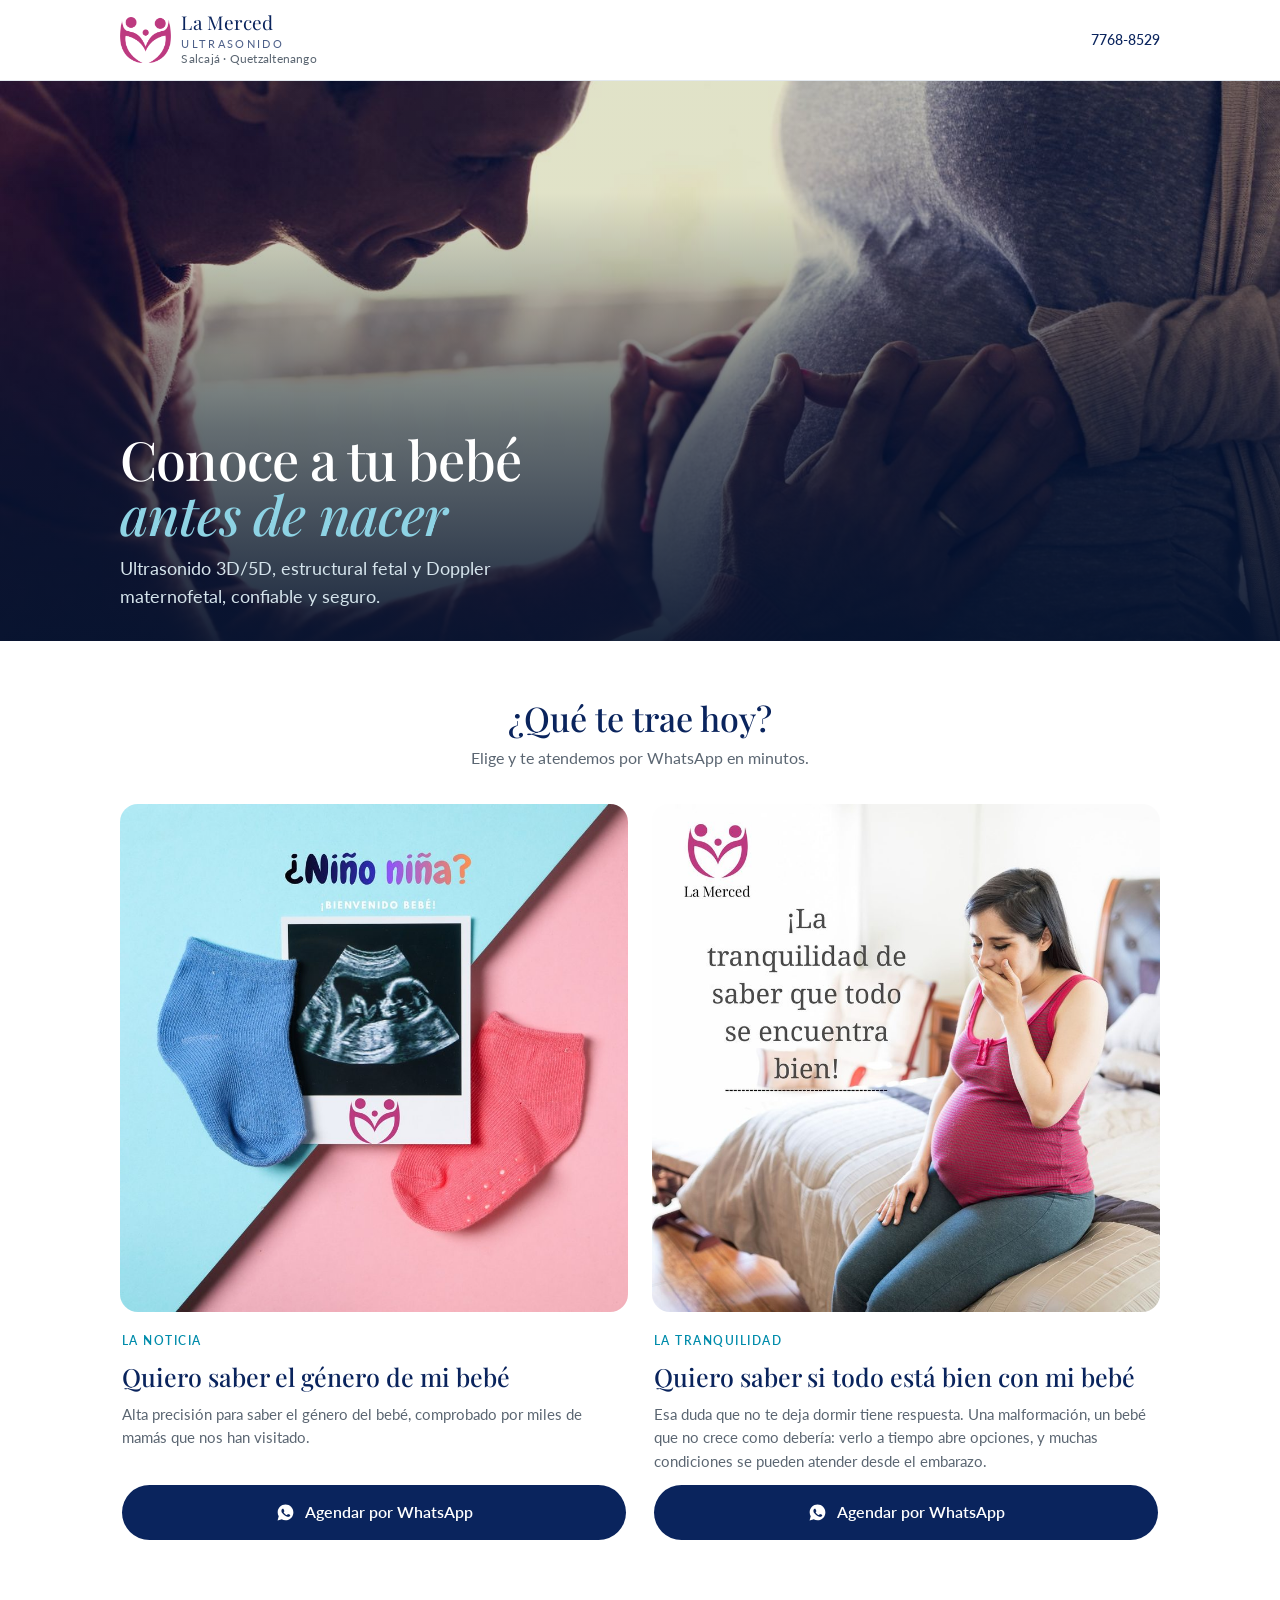
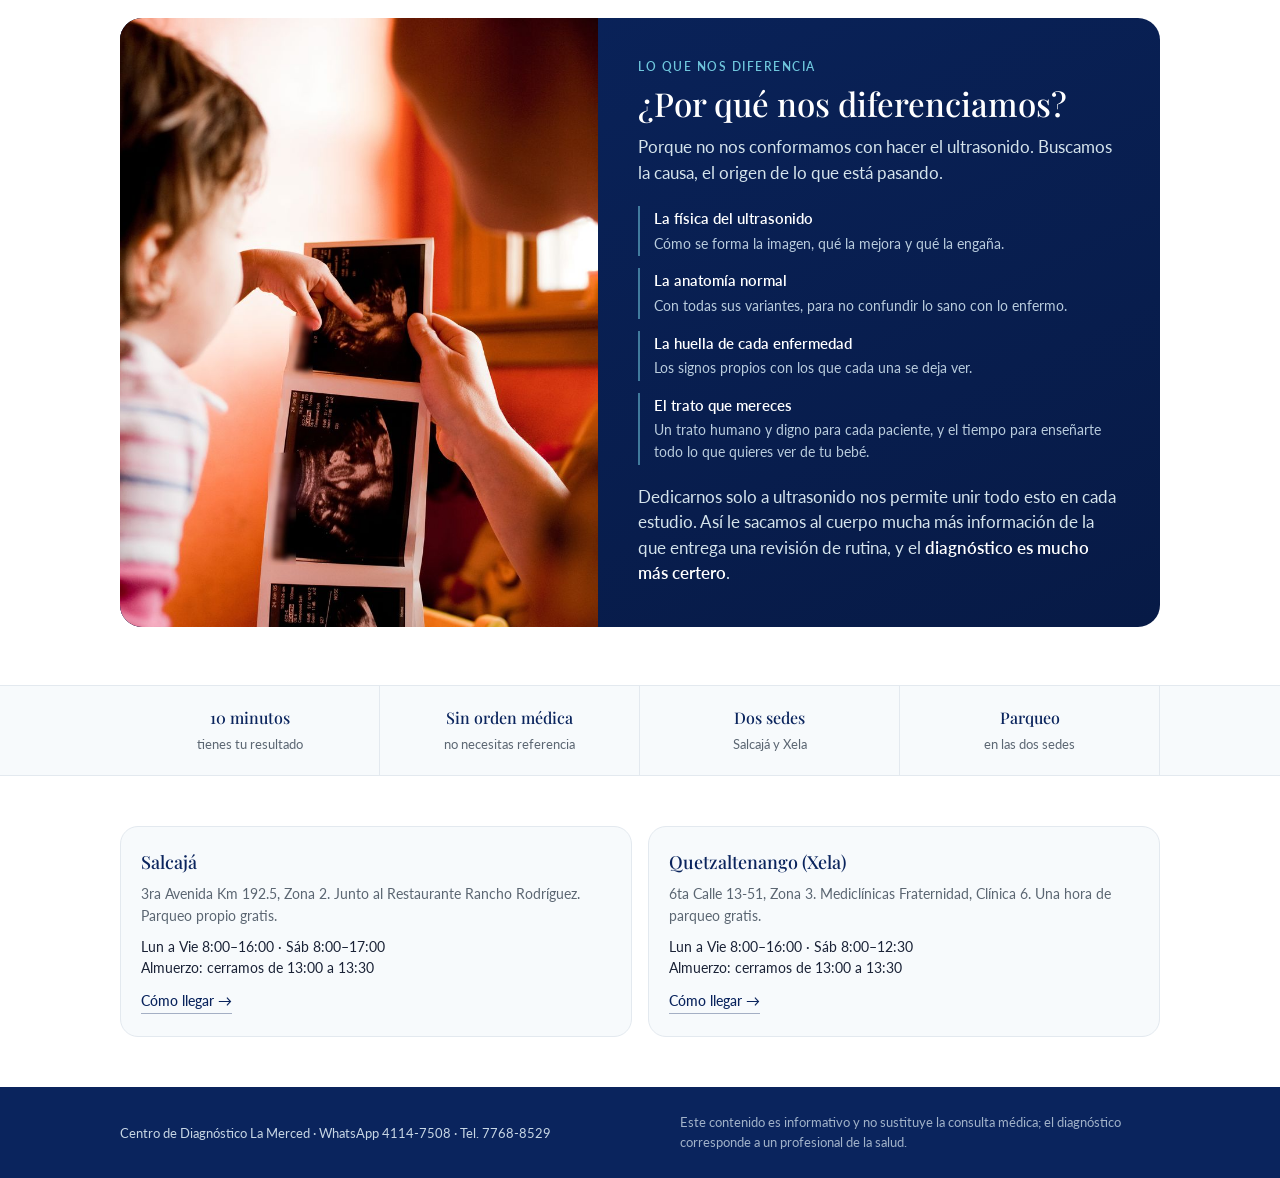
<file: ultrasonido-embarazo/index.html>
<!DOCTYPE html>
<html lang="es-GT">
<head>
<!-- Google Analytics 4 (5-oct-2026): mide visitas y de dónde llegan (Google, Meta, ChatGPT…). ID de la propiedad lamercedgt.com -->
<script async src="https://www.googletagmanager.com/gtag/js?id=G-4763NFWBQ5"></script>
<script>
  window.dataLayer = window.dataLayer || [];
  function gtag(){dataLayer.push(arguments);}
  gtag('js', new Date());
  gtag('config', 'G-4763NFWBQ5');
  document.addEventListener('click',function(e){var a=e.target.closest&&e.target.closest('a[href*="wa.me"]');if(a)gtag('event','clic_whatsapp',{pagina:location.pathname});},true);/* 7-oct-2026: evento clave clic_whatsapp */
</script>
<meta charset="UTF-8">
<meta name="viewport" content="width=device-width, initial-scale=1.0">

<title>Ultrasonido de Embarazo 3D y 5D en Xela y Salcajá | La Merced</title>
<meta name="description" content="Ultrasonido de embarazo en Quetzaltenango y Salcajá: 3D, 5D, estructural fetal y Doppler maternofetal. Conoce el género de tu bebé o descarta a tiempo una malformación o un crecimiento fuera de lo esperado. Agenda por WhatsApp, sin orden médica.">
<link rel="canonical" href="https://lamercedgt.com/ultrasonido-embarazo/">
<meta name="robots" content="index,follow">

<meta name="geo.region" content="GT-QZ">
<meta name="geo.placename" content="Quetzaltenango, Salcajá, Totonicapán">
<meta name="geo.position" content="14.84545;-91.5162925">
<meta name="ICBM" content="14.84545, -91.5162925">

<meta property="og:type" content="website">
<meta property="og:title" content="Ultrasonido de Embarazo 3D y 5D en Xela y Salcajá | La Merced">
<meta property="og:description" content="Ultrasonido de embarazo en Quetzaltenango y Salcajá: 3D, 5D, estructural fetal y Doppler maternofetal. Conoce el género de tu bebé o descarta a tiempo una malformación o un crecimiento fuera de lo esperado. Agenda por WhatsApp, sin orden médica.">
<meta property="og:url" content="https://lamercedgt.com/ultrasonido-embarazo/">
<meta property="og:locale" content="es_GT">
<meta property="og:image" content="https://lamercedgt.com/ultrasonido-embarazo/assets/hero-mama.jpg">
<meta name="twitter:card" content="summary_large_image">

<link rel="preconnect" href="https://fonts.googleapis.com">
<link rel="preconnect" href="https://fonts.gstatic.com" crossorigin>
<link rel="stylesheet" href="https://fonts.googleapis.com/css2?family=Playfair+Display:ital,wght@0,400;0,500;0,600;1,400;1,500&family=Lato:ital,wght@0,300;0,400;0,700;1,400&display=swap">
<script type="application/ld+json">{"@context":"https://schema.org","@type":"MedicalWebPage","name":"Ultrasonido de embarazo 3D y 5D en Xela y Salcajá","description":"Ultrasonido obstétrico 3D, 5D, estructural fetal y Doppler maternofetal en Quetzaltenango y Salcajá.","url":"https://lamercedgt.com/ultrasonido-embarazo/","inLanguage":"es-GT","medicalAudience":{"@type":"MedicalAudience","audienceType":"Patient"},"about":{"@type":"MedicalTest","name":"Ultrasonido obstétrico"},"isPartOf":{"@type":"WebSite","name":"Centro de Diagnóstico La Merced","url":"https://lamercedgt.com"},"publisher":{"@type":"MedicalClinic","name":"Centro de Diagnóstico La Merced","url":"https://lamercedgt.com","telephone":"+502-4114-7508","medicalSpecialty":"Radiology","location":[{"@type":"Place","name":"La Merced — Salcajá","address":{"@type":"PostalAddress","streetAddress":"3ra Avenida Km 192.5, Zona 2","addressLocality":"Salcajá","addressRegion":"Quetzaltenango","addressCountry":"GT"},"geo":{"@type":"GeoCoordinates","latitude":14.8693826,"longitude":-91.466419},"openingHours":["Mo-Fr 08:00-13:00","Mo-Fr 13:30-16:00","Sa 08:00-13:00","Sa 13:30-17:00"]},{"@type":"Place","name":"La Merced — Quetzaltenango (Xela)","address":{"@type":"PostalAddress","streetAddress":"6ta Calle 13-51, Zona 3, Mediclínicas Fraternidad, Clínica 6","addressLocality":"Quetzaltenango","addressRegion":"Quetzaltenango","addressCountry":"GT"},"geo":{"@type":"GeoCoordinates","latitude":14.84545,"longitude":-91.5162925},"openingHours":["Mo-Fr 08:00-13:00","Mo-Fr 13:30-16:00","Sa 08:00-12:30"]}]}}</script>
<style>
:root{
  color-scheme: light;
  --bg:#FFFFFF;
  --surface:#FFFFFF;
  --ink:#1A2236;
  --navy:#0A245D;
  --muted:#5b6672;
  --line:#e3e9ef;
  --teal:#008CAB;
  --fucsia:#C53380;   /* solo logotipo */

  --wa:#25D366;
}

*{box-sizing:border-box;margin:0;padding:0}
html{scroll-behavior:smooth;-webkit-text-size-adjust:100%}
body{
  font-family:'Lato',system-ui,-apple-system,sans-serif;
  background:var(--bg);
  color:var(--ink);
  line-height:1.55;
  -webkit-font-smoothing:antialiased;
}
img{display:block;max-width:100%}
a{text-decoration:none;color:inherit}
.serif{font-family:'Playfair Display',Georgia,serif;font-weight:500}

.wrap{max-width:1080px;margin:0 auto;padding-inline:20px}

/* ---------- BARRA ---------- */
.topbar{
  background:var(--surface);
  border-bottom:1px solid var(--line);
}
.topbar .row{
  display:flex;align-items:center;justify-content:space-between;
  gap:16px;padding-block:12px;
}
.brand{display:flex;align-items:center;gap:10px}
.brand .logoslot{
  height:46px;width:auto;flex:none;display:block;
}
.brand b{font-family:'Playfair Display',Georgia,serif;font-weight:400;font-size:19px;color:var(--navy);line-height:1.15;letter-spacing:.01em}
.brand b .sub{
  display:block;font-family:'Lato',sans-serif;font-style:normal;
  font-size:10.5px;font-weight:400;letter-spacing:.22em;text-transform:uppercase;
  color:var(--navy);opacity:.72;margin-top:1px;
}
.brand span{display:block;font-size:11.5px;color:var(--muted);font-family:'Lato',sans-serif;letter-spacing:.02em}
.topbar .tel{font-size:14px;color:var(--navy);font-weight:500;white-space:nowrap}

/* ---------- HERO ---------- */
.hero{position:relative;background:var(--navy)}
.hero .shot{
  position:relative;
  aspect-ratio:4/5;
  max-height:560px;
  width:100%;
  overflow:hidden;
  background:
    linear-gradient(155deg,#0A245D 0%,#0A245D 60%,#008CAB 100%);
}
.hero .shot img{width:100%;height:100%;object-fit:cover;object-position:62% 42%}
@media(min-width:700px){.hero .shot{aspect-ratio:16/8.2}}
.hero .scrim{
  position:absolute;inset:0;
  background:linear-gradient(to top, rgba(6,20,48,.92) 0%, rgba(6,20,48,.62) 38%, rgba(6,20,48,.12) 80%);
}
.hero .copy{
  position:absolute;left:0;right:0;bottom:0;
  padding-block:0 30px;
}
.hero h1{
  font-family:'Playfair Display',Georgia,serif;font-weight:500;
  color:#fff;
  font-size:clamp(30px,7.2vw,54px);
  line-height:1.03;
  letter-spacing:-.015em;
  text-wrap:balance;
  max-width:15ch;
}
.hero h1 em{font-style:italic;color:#8ED3E4}
.hero p{
  color:#D5E4EC;font-size:clamp(14.5px,3.4vw,18px);
  margin-top:12px;max-width:46ch;
}

/* placeholder visible de foto */
.ph{
  position:absolute;inset:0;display:grid;place-items:center;padding:24px;
}
.ph span{
  border:1.5px dashed rgba(255,255,255,.5);
  color:rgba(255,255,255,.92);
  font-size:12.5px;letter-spacing:.06em;text-transform:uppercase;
  padding:10px 16px;border-radius:10px;text-align:center;
  background:rgba(6,20,48,.3);
}

/* ---------- BIFURCACIÓN ---------- */
.fork{padding-block:clamp(34px,6vw,58px)}
.ask{text-align:center;margin-bottom:clamp(22px,4vw,34px)}
.ask h2{
  font-family:'Playfair Display',Georgia,serif;font-weight:500;
  font-size:clamp(23px,5vw,34px);color:var(--navy);line-height:1.15;
  text-wrap:balance;
}
.ask p{color:var(--muted);font-size:15.5px;margin-top:8px}

.paths{display:grid;grid-template-columns:1fr;gap:20px}
@media(min-width:760px){.paths{grid-template-columns:1fr 1fr;gap:24px}}

.path{
  background:transparent;
  border:none;
  display:flex;flex-direction:column;
}
.path .pic{
  position:relative;aspect-ratio:1/1;overflow:hidden;border-radius:18px;
}
.path .pic img{width:100%;height:100%;object-fit:cover}
.path .body{
  padding:20px 2px 6px;
  display:flex;flex-direction:column;gap:12px;flex:1;
}
.path .eyebrow{
  font-size:11.5px;font-weight:600;letter-spacing:.13em;text-transform:uppercase;
}
.path h3{
  font-family:'Playfair Display',Georgia,serif;font-weight:500;
  font-size:clamp(20px,4.4vw,25px);line-height:1.18;color:var(--navy);
  text-wrap:balance;
}
.path p{font-size:15px;color:var(--muted);flex:1}

/* camino A — ilusión */
.path.a .pic{background:linear-gradient(150deg,#0A245D 0%,#071A46 100%)}
.path.a .eyebrow{color:var(--teal)}
.path.a .btn{background:var(--navy)}
.path.a .btn:hover{background:#0d2f73}
/* camino B — tranquilidad */
.path.b .pic{background:linear-gradient(150deg,#0A245D 0%,#071A46 100%)}
.path.b .eyebrow{color:var(--teal)}
.path.b .btn{background:var(--navy)}
.path.b .btn:hover{background:#0d2f73}

.btn{
  display:flex;align-items:center;justify-content:center;gap:10px;
  color:#fff;font-weight:600;font-size:16px;
  padding:15px 20px;border-radius:40px;border:none;cursor:pointer;
  font-family:inherit;width:100%;
  transition:background .18s, transform .12s;
}
.btn:active{transform:scale(.985)}
.btn svg{flex:none}
a:focus-visible,.btn:focus-visible{outline:3px solid var(--teal);outline-offset:3px}

/* ---------- DIFERENCIA ---------- */
.dif{padding-block:clamp(6px,2vw,14px) clamp(34px,6vw,58px)}
.difpanel{
  background:linear-gradient(155deg,#0A245D 0%,#071A46 100%);
  border-radius:22px;overflow:hidden;
  display:grid;grid-template-columns:1fr;
}
@media(min-width:860px){.difpanel{grid-template-columns:0.92fr 1.08fr}}
.difpic{position:relative;aspect-ratio:4/3;overflow:hidden;background:#071A46}
@media(min-width:860px){.difpic{aspect-ratio:auto;min-height:100%}}
.difpic img{width:100%;height:100%;object-fit:cover;object-position:52% 40%}
.difbody{padding:clamp(24px,4.6vw,40px)}
.difbody .eyebrow{
  font-size:11.5px;font-weight:600;letter-spacing:.13em;text-transform:uppercase;
  color:#6FC6DC;margin-bottom:10px;
}
.difbody h2{
  font-family:'Playfair Display',Georgia,serif;font-weight:500;
  font-size:clamp(23px,5vw,33px);line-height:1.14;color:#fff;text-wrap:balance;
}
.difbody .lead{color:#D5E4EC;font-size:clamp(15px,3.2vw,16.5px);margin-top:12px;max-width:52ch}
.tres{list-style:none;margin-top:20px;display:grid;gap:12px}
.tres li{border-left:2px solid rgba(111,198,220,.55);padding:2px 0 2px 14px}
.tres b{display:block;color:#fff;font-size:14.5px;font-weight:600}
.tres span{display:block;color:#B9CCDD;font-size:14px;margin-top:2px}
.difbody .close{color:#D5E4EC;font-size:clamp(15px,3.2vw,16.5px);margin-top:20px;max-width:52ch}
.difbody .close b{color:#fff;font-weight:600}

/* ---------- CONFIANZA ---------- */
.trust{background:#F7FAFC;border-block:1px solid var(--line)}
.trust .row{
  display:grid;grid-template-columns:1fr 1fr;
}
@media(min-width:760px){.trust .row{grid-template-columns:repeat(4,1fr)}}
.trust .cell{
  padding:20px 14px;text-align:center;
  border-right:1px solid var(--line);border-bottom:1px solid var(--line);
}
@media(min-width:760px){
  .trust .cell{border-bottom:none}
  .trust .cell:last-child{border-right:none}
}
.trust .cell:nth-child(2n){border-right:none}
@media(min-width:760px){.trust .cell:nth-child(2n){border-right:1px solid var(--line)}}
.trust b{
  display:block;font-family:'Playfair Display',Georgia,serif;font-weight:500;
  font-size:16px;color:var(--navy)
}
.trust span{font-size:12.5px;color:var(--muted)}

/* ---------- SEDES ---------- */
.sedes{padding-block:clamp(32px,5vw,50px)}
.sedes .grid{display:grid;grid-template-columns:1fr;gap:16px}
@media(min-width:640px){.sedes .grid{grid-template-columns:1fr 1fr}}
.sede{
  background:#F7FAFC;border:1px solid var(--line);
  border-radius:18px;padding:22px 20px;
}
.sede h4{
  font-family:'Playfair Display',Georgia,serif;font-weight:500;
  font-size:18px;color:var(--navy);margin-bottom:6px
}
.sede p{font-size:14px;color:var(--muted)}
.sede .hrs{margin-top:10px;font-size:13.5px;color:var(--ink)}
.sede a.map{
  display:inline-block;margin-top:12px;font-size:14px;
  color:var(--navy);font-weight:500;
  border-bottom:1px solid rgba(10,36,93,.35);padding-bottom:1px;
}

/* ---------- PIE ---------- */
footer{
  background:var(--navy);color:#C7D6E4;
  padding-block:26px;font-size:13px;
}
footer .row{display:flex;flex-wrap:wrap;gap:10px 24px;justify-content:space-between;align-items:center}
footer .legal{max-width:60ch;opacity:.8;line-height:1.5}

@media (prefers-reduced-motion: reduce){
  *{animation:none!important;transition:none!important}
  html{scroll-behavior:auto}
}
</style>
</head>
<body>
<div class="topbar">
  <div class="wrap row">
    <div class="brand">
      <img class="logoslot" src="assets/logo-lamerced.png" alt="Logotipo de La Merced Ultrasonido" width="360" height="322">
      <div>
        <b>La Merced<span class="sub">Ultrasonido</span></b>
        <span>Salcajá · Quetzaltenango</span>
      </div>
    </div>
    <a class="tel" href="tel:+50277688529">7768-8529</a>
  </div>
</div>

<section class="hero">
  <div class="shot">
    <img src="assets/hero-mama.jpg" fetchpriority="high" alt="Pareja esperando un bebé: él se inclina sonriendo hacia el vientre de ella y ambos lo sostienen con las manos" width="1600" height="1068">
    <div class="scrim"></div>
    <div class="copy">
      <div class="wrap">
        <h1>Conoce a tu bebé <em>antes de nacer</em></h1>
        <p>Ultrasonido 3D/5D, estructural fetal y Doppler maternofetal, confiable y seguro.</p>
      </div>
    </div>
  </div>
</section>

<section class="fork">
  <div class="wrap">
    <div class="ask">
      <h2>¿Qué te trae hoy?</h2>
      <p>Elige y te atendemos por WhatsApp en minutos.</p>
    </div>

    <div class="paths">

      <article class="path a">
        <div class="pic">
          <img src="assets/opcion-genero.jpg" loading="lazy" decoding="async" alt="Calcetines azul y rosa junto a una ecografía, con la pregunta ¿Niño o niña?" width="900" height="900">
        </div>
        <div class="body">
          <div class="eyebrow">La noticia</div>
          <h3>Quiero saber el género de mi bebé</h3>
          <p>Alta precisión para saber el género del bebé, comprobado por miles de mamás que nos han visitado.</p>
          <a class="btn" href="https://wa.me/50241147508?text=Hola%2C%20quiero%20saber%20el%20g%C3%A9nero%20de%20mi%20beb%C3%A9%20%5BRef%3A%20YT-EMB-GEN%5D">
            <svg width="19" height="19" viewBox="0 0 24 24" fill="currentColor" aria-hidden="true"><path d="M12.04 2C6.58 2 2.13 6.45 2.13 11.91c0 1.75.46 3.45 1.32 4.95L2 22l5.25-1.38a9.9 9.9 0 0 0 4.79 1.22h.01c5.46 0 9.91-4.45 9.91-9.91C21.96 6.45 17.5 2 12.04 2zm5.8 14.16c-.24.68-1.42 1.31-1.96 1.36-.5.05-.97.24-3.27-.68-2.75-1.08-4.5-3.88-4.64-4.06-.13-.18-1.11-1.48-1.11-2.82s.7-2 .95-2.28c.25-.27.54-.34.72-.34.18 0 .36 0 .52.01.17.01.39-.06.61.47.24.56.8 1.94.87 2.08.07.14.12.3.02.48-.09.18-.14.3-.27.46-.14.16-.29.36-.41.48-.14.14-.28.28-.12.55.16.27.71 1.17 1.53 1.9 1.05.94 1.94 1.23 2.21 1.37.27.14.43.12.59-.07.16-.18.68-.79.86-1.07.18-.27.36-.22.61-.13.25.09 1.58.75 1.85.88.27.14.45.2.52.32.07.11.07.66-.17 1.34z"/></svg>
            Agendar por WhatsApp
          </a>
        </div>
      </article>

      <article class="path b">
        <div class="pic">
          <img src="assets/opcion-bienestar.jpg" loading="lazy" decoding="async" alt="Mujer embarazada sentada en la cama, pensativa, con el mensaje: la tranquilidad de saber que todo se encuentra bien" width="900" height="900">
        </div>
        <div class="body">
          <div class="eyebrow">La tranquilidad</div>
          <h3>Quiero saber si todo está bien con mi bebé</h3>
          <p>Esa duda que no te deja dormir tiene respuesta. Una malformación, un bebé que no crece como debería: verlo a tiempo abre opciones, y muchas condiciones se pueden atender desde el embarazo.</p>
          <a class="btn" href="https://wa.me/50241147508?text=Hola%2C%20quiero%20saber%20si%20todo%20est%C3%A1%20bien%20con%20mi%20beb%C3%A9%20%5BRef%3A%20YT-EMB-BIEN%5D">
            <svg width="19" height="19" viewBox="0 0 24 24" fill="currentColor" aria-hidden="true"><path d="M12.04 2C6.58 2 2.13 6.45 2.13 11.91c0 1.75.46 3.45 1.32 4.95L2 22l5.25-1.38a9.9 9.9 0 0 0 4.79 1.22h.01c5.46 0 9.91-4.45 9.91-9.91C21.96 6.45 17.5 2 12.04 2zm5.8 14.16c-.24.68-1.42 1.31-1.96 1.36-.5.05-.97.24-3.27-.68-2.75-1.08-4.5-3.88-4.64-4.06-.13-.18-1.11-1.48-1.11-2.82s.7-2 .95-2.28c.25-.27.54-.34.72-.34.18 0 .36 0 .52.01.17.01.39-.06.61.47.24.56.8 1.94.87 2.08.07.14.12.3.02.48-.09.18-.14.3-.27.46-.14.16-.29.36-.41.48-.14.14-.28.28-.12.55.16.27.71 1.17 1.53 1.9 1.05.94 1.94 1.23 2.21 1.37.27.14.43.12.59-.07.16-.18.68-.79.86-1.07.18-.27.36-.22.61-.13.25.09 1.58.75 1.85.88.27.14.45.2.52.32.07.11.07.66-.17 1.34z"/></svg>
            Agendar por WhatsApp
          </a>
        </div>
      </article>

    </div>
  </div>
</section>

<section class="dif">
  <div class="wrap">
    <div class="difpanel">

      <div class="difpic">
        <img src="assets/dif-ciencia.jpg" loading="lazy" decoding="async" alt="Una madre muestra a su hija mayor las imágenes impresas del ultrasonido de su bebé" width="1400" height="1050">
      </div>

      <div class="difbody">
        <div class="eyebrow">Lo que nos diferencia</div>
        <h2>¿Por qué nos diferenciamos?</h2>
        <p class="lead">Porque no nos conformamos con hacer el ultrasonido. Buscamos la causa, el origen de lo que está pasando.</p>

        <ul class="tres">
          <li>
            <b>La física del ultrasonido</b>
            <span>Cómo se forma la imagen, qué la mejora y qué la engaña.</span>
          </li>
          <li>
            <b>La anatomía normal</b>
            <span>Con todas sus variantes, para no confundir lo sano con lo enfermo.</span>
          </li>
          <li>
            <b>La huella de cada enfermedad</b>
            <span>Los signos propios con los que cada una se deja ver.</span>
          </li>
          <li>
            <b>El trato que mereces</b>
            <span>Un trato humano y digno para cada paciente, y el tiempo para enseñarte todo lo que quieres ver de tu bebé.</span>
          </li>
        </ul>

        <p class="close">Dedicarnos solo a ultrasonido nos permite unir todo esto en cada estudio. Así le sacamos al cuerpo mucha más información de la que entrega una revisión de rutina, y el <b>diagnóstico es mucho más certero</b>.</p>
      </div>

    </div>
  </div>
</section>

<div class="trust">
  <div class="wrap row">
    <div class="cell"><b>10 minutos</b><span>tienes tu resultado</span></div>
    <div class="cell"><b>Sin orden médica</b><span>no necesitas referencia</span></div>
    <div class="cell"><b>Dos sedes</b><span>Salcajá y Xela</span></div>
    <div class="cell"><b>Parqueo</b><span>en las dos sedes</span></div>
  </div>
</div>

<section class="sedes">
  <div class="wrap">
    <div class="grid">
      <div class="sede">
        <h4>Salcajá</h4>
        <p>3ra Avenida Km 192.5, Zona 2. Junto al Restaurante Rancho Rodríguez. Parqueo propio gratis.</p>
        <p class="hrs">Lun a Vie 8:00–16:00 · Sáb 8:00–17:00<br>Almuerzo: cerramos de 13:00 a 13:30</p>
        <a class="map" href="https://maps.app.goo.gl/BrNohKvYjubeebMh7" target="_blank" rel="noopener">Cómo llegar →</a>
      </div>
      <div class="sede">
        <h4>Quetzaltenango (Xela)</h4>
        <p>6ta Calle 13-51, Zona 3. Mediclínicas Fraternidad, Clínica 6. Una hora de parqueo gratis.</p>
        <p class="hrs">Lun a Vie 8:00–16:00 · Sáb 8:00–12:30<br>Almuerzo: cerramos de 13:00 a 13:30</p>
        <a class="map" href="https://maps.app.goo.gl/8Bf94UcLwa6cHv1K9" target="_blank" rel="noopener">Cómo llegar →</a>
      </div>
    </div>
  </div>
</section>

<footer>
  <div class="wrap row">
    <div>Centro de Diagnóstico La Merced · WhatsApp 4114-7508 · Tel. 7768-8529</div>
    <div class="legal">Este contenido es informativo y no sustituye la consulta médica; el diagnóstico corresponde a un profesional de la salud.</div>
  </div>
</footer>
</body>
</html>
</file>
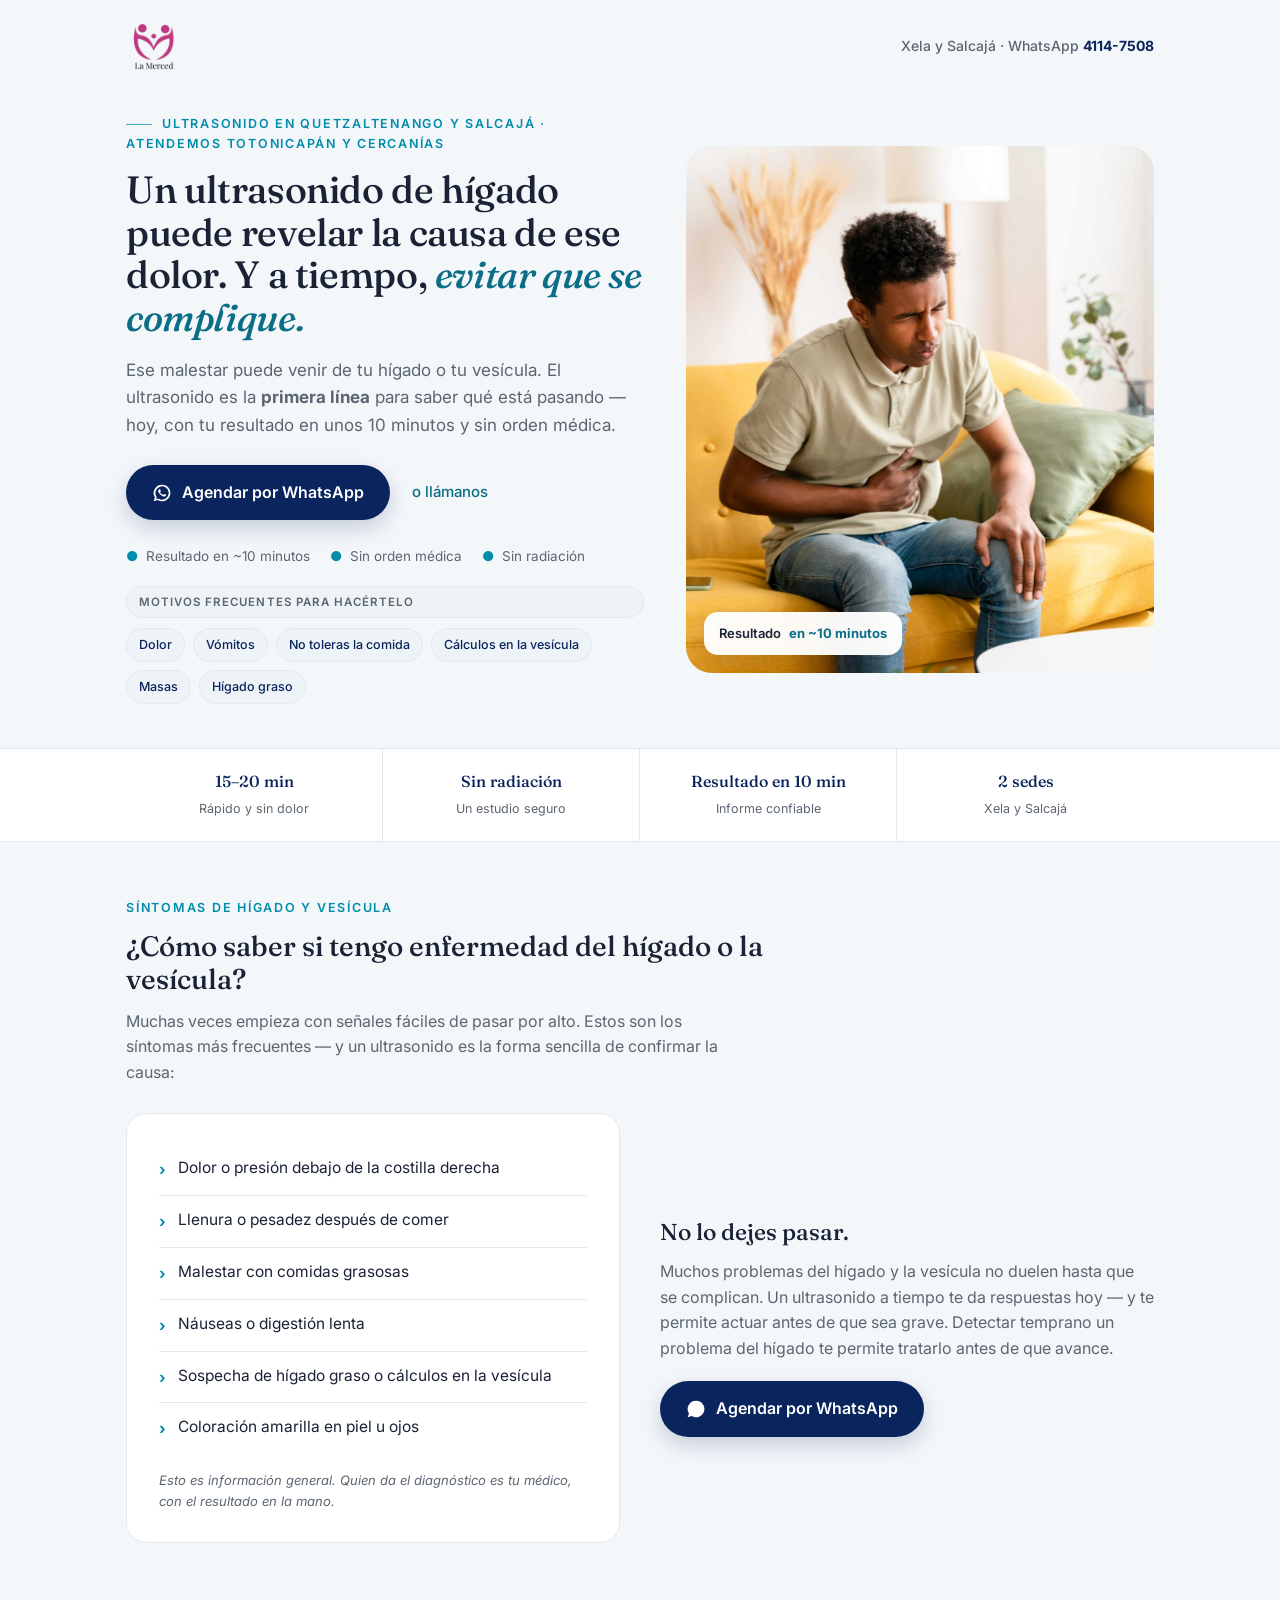
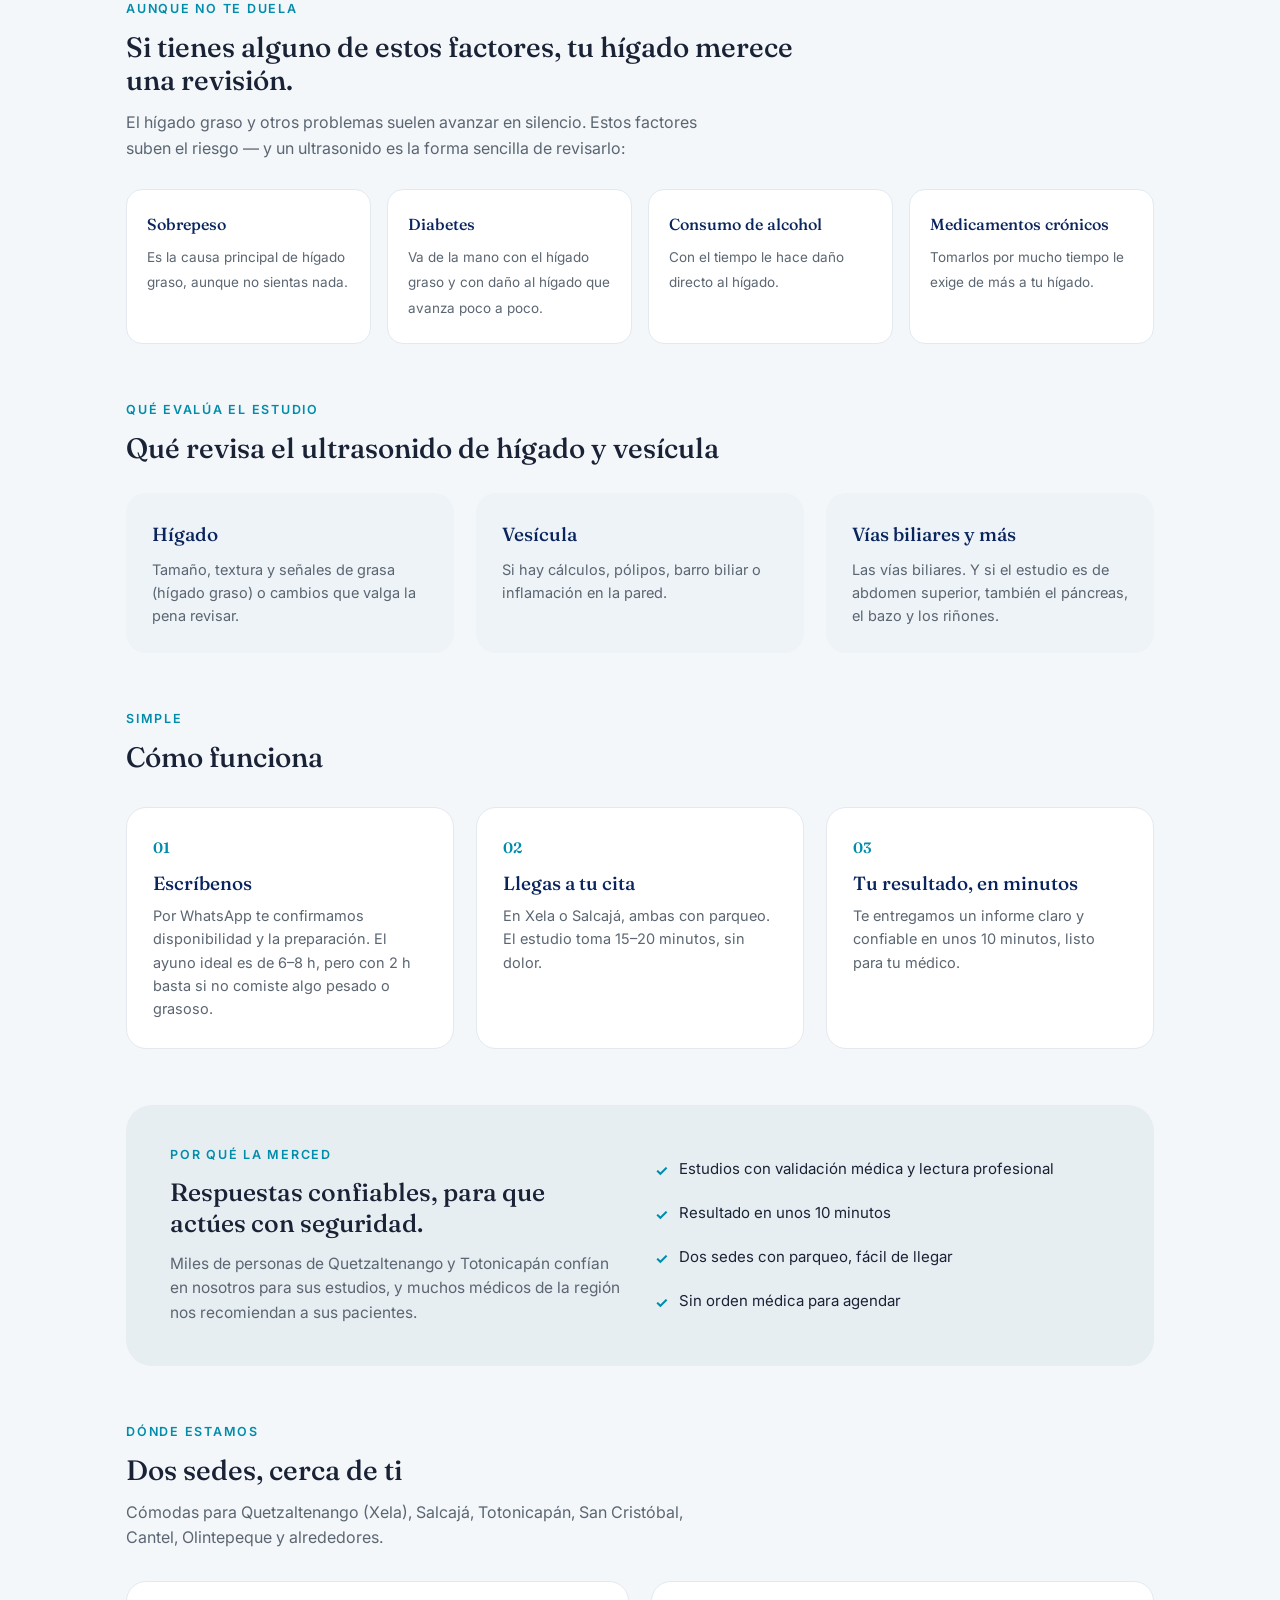
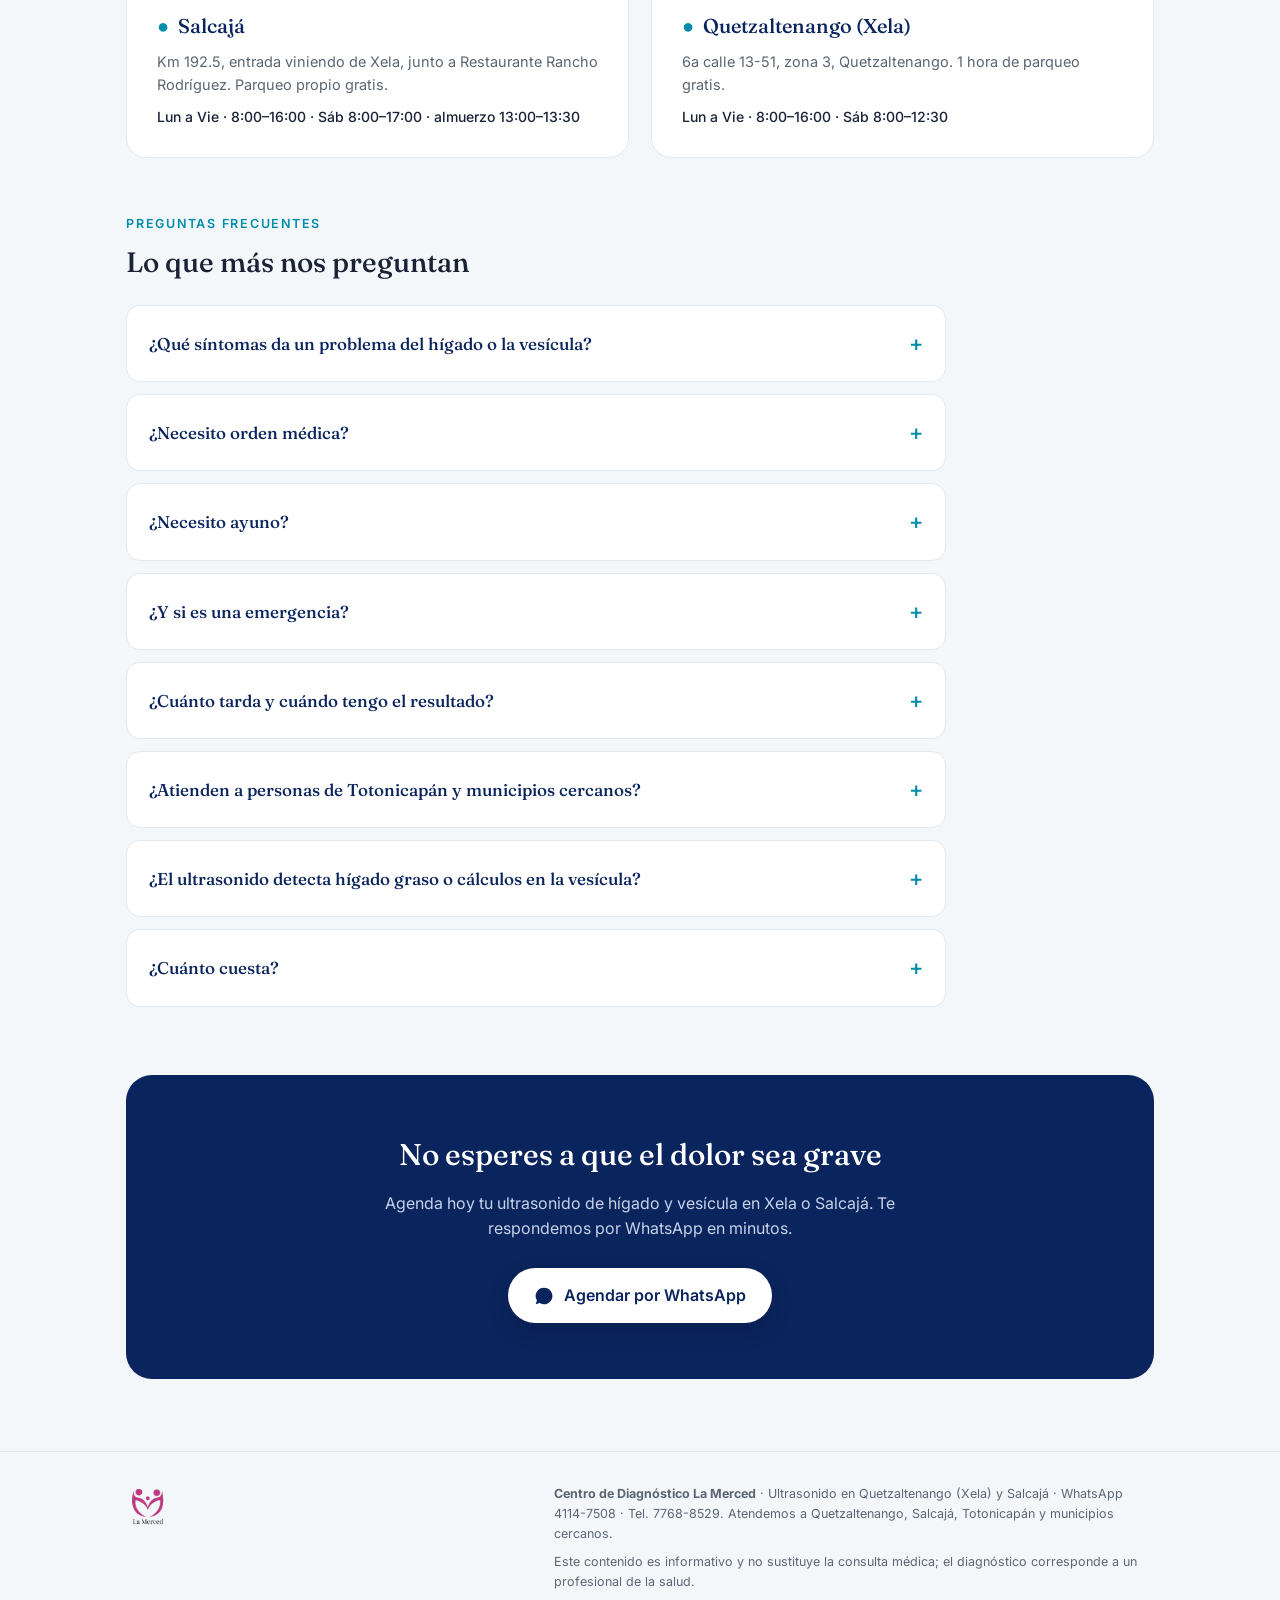
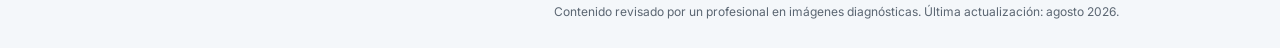
<file: ultrasonido-higado-vesicula/index.html>
<!DOCTYPE html>
<html lang="es-GT">
<head>
<meta charset="UTF-8">
<meta name="viewport" content="width=device-width, initial-scale=1.0">

<!-- ====== SEO PRINCIPAL ====== -->
<title>Ultrasonido de Hígado y Vesícula en Xela y Salcajá | La Merced</title>
<meta name="description" content="Ultrasonido de hígado y vesícula en Quetzaltenango y Salcajá (atendemos Totonicapán y cercanías). Revela la causa de tu dolor a tiempo — resultado en unos 10 minutos, sin orden médica. Agenda por WhatsApp.">
<meta name="keywords" content="ultrasonido de hígado, ultrasonido de vesícula, ecografía de hígado, hígado graso, cálculos en la vesícula, ultrasonido abdominal, dolor debajo de la costilla, ultrasonido Quetzaltenango, ecografía Xela, ultrasonido Totonicapán, ultrasonido Salcajá">
<link rel="canonical" href="https://lamercedgt.com/ultrasonido-higado-vesicula/">
<meta name="robots" content="index,follow">

<!-- Geo (refuerza el área de servicio) -->
<meta name="geo.region" content="GT-QZ">
<meta name="geo.placename" content="Quetzaltenango, Salcajá, Totonicapán">
<meta name="geo.position" content="14.84545;-91.5162925">
<meta name="ICBM" content="14.84545, -91.5162925">

<!-- Open Graph / redes -->
<meta property="og:type" content="website">
<meta property="og:title" content="Ultrasonido de Hígado y Vesícula en Xela y Salcajá | La Merced">
<meta property="og:description" content="Revela la causa de tu dolor a tiempo. Resultado en unos 10 minutos, sin orden médica. Agenda por WhatsApp.">
<meta property="og:locale" content="es_GT">
<meta property="og:image" content="https://lamercedgt.com/ultrasonido-higado-vesicula/assets/hero-dolor.jpg">

<!-- ====== Google Ads: pega tu ID de conversión cuando montes el piloto ======
<script async src="https://www.googletagmanager.com/gtag/js?id=AW-XXXXXXXXX"></script>
<script>
  window.dataLayer = window.dataLayer || [];
  function gtag(){dataLayer.push(arguments);}
  gtag('js', new Date());
  gtag('config', 'AW-XXXXXXXXX');
</script>
=========================================================================== -->

<!-- ====== Datos estructurados: centro de diagnóstico + servicio + preguntas ====== -->
<script type="application/ld+json">{"@context": "https://schema.org", "@type": "DiagnosticLab", "name": "Centro de Diagnóstico La Merced", "description": "Centro de diagnóstico por ultrasonido en Quetzaltenango y Salcajá. Ultrasonido de hígado, vesícula y abdomen con resultado en unos 10 minutos.", "url": "https://lamercedgt.com/ultrasonido-higado-vesicula/", "telephone": "+502-4114-7508", "image": "https://lamercedgt.com/ultrasonido-higado-vesicula/assets/hero-dolor.jpg", "medicalSpecialty": "Radiology", "priceRange": "$$", "areaServed": [{"@type": "City", "name": "Quetzaltenango"}, {"@type": "City", "name": "Salcajá"}, {"@type": "City", "name": "Totonicapán"}, {"@type": "City", "name": "San Cristóbal Totonicapán"}, {"@type": "City", "name": "Cantel"}, {"@type": "City", "name": "Olintepeque"}], "location": [{"@type": "Place", "name": "La Merced — Salcajá", "address": {"@type": "PostalAddress", "streetAddress": "Km 192.5, entrada viniendo de Xela, junto a Restaurante Rancho Rodríguez", "addressLocality": "Salcajá", "addressRegion": "Quetzaltenango", "addressCountry": "GT"}, "openingHours": ["Mo-Fr 08:00-13:00", "Mo-Fr 13:30-16:00", "Sa 08:00-13:00", "Sa 13:30-17:00"], "geo": {"@type": "GeoCoordinates", "latitude": 14.8693826, "longitude": -91.466419}}, {"@type": "Place", "name": "La Merced — Quetzaltenango (Xela)", "address": {"@type": "PostalAddress", "streetAddress": "6a calle 13-51, zona 3", "addressLocality": "Quetzaltenango", "addressRegion": "Quetzaltenango", "addressCountry": "GT"}, "openingHours": ["Mo-Fr 08:00-13:00", "Mo-Fr 13:30-16:00", "Sa 08:00-12:30"], "geo": {"@type": "GeoCoordinates", "latitude": 14.84545, "longitude": -91.5162925}}], "availableService": {"@type": "MedicalTest", "name": "Ultrasonido de hígado y vesícula", "usedToDiagnose": ["Hígado graso", "Cálculos en la vesícula", "Masas", "Pólipos vesiculares", "Inflamación de vías biliares"]}}</script>
<script type="application/ld+json">
{
  "@context": "https://schema.org",
  "@type": "FAQPage",
  "mainEntity": [
    {"@type":"Question","name":"¿Cómo saber si tengo enfermedad del hígado o la vesícula?","acceptedAnswer":{"@type":"Answer","text":"No siempre da síntomas claros. Puede empezar con dolor debajo de la costilla derecha, llenura o náuseas después de comer, que no toleres las comidas grasosas, vómitos o la piel y los ojos amarillos. La forma más sencilla de saber la causa es un ultrasonido de hígado y vesícula; el diagnóstico final lo da tu médico, con el informe en la mano."}},
    {"@type":"Question","name":"¿Necesito orden médica para el ultrasonido de hígado y vesícula?","acceptedAnswer":{"@type":"Answer","text":"No. Puedes agendar directo por WhatsApp. Si tu médico ya te lo pidió, trae la orden. Y si no, igual te damos un informe claro para llevárselo."}},
    {"@type":"Question","name":"¿Necesito ayuno?","acceptedAnswer":{"@type":"Answer","text":"Lo ideal son de 6 a 8 horas de ayuno, pero con 2 horas basta si no comiste algo muy pesado o grasoso. Si es una emergencia, te atendemos como llegues, sin preparación."}},
    {"@type":"Question","name":"¿Cuánto tarda y cuándo tengo el resultado?","acceptedAnswer":{"@type":"Answer","text":"El estudio toma de 15 a 20 minutos, sin dolor ni radiación, y el resultado se entrega en unos 10 minutos con un informe confiable."}},
    {"@type":"Question","name":"¿Atienden a personas de Totonicapán y municipios cercanos?","acceptedAnswer":{"@type":"Answer","text":"Sí. Tenemos sedes en Salcajá y Quetzaltenango (Xela), cómodas para Totonicapán, San Cristóbal, Cantel, Olintepeque y alrededores."}},
    {"@type":"Question","name":"¿El ultrasonido detecta hígado graso o cálculos en la vesícula?","acceptedAnswer":{"@type":"Answer","text":"El ultrasonido es la primera línea para evaluar el hígado y la vesícula: ayuda a ver señales de hígado graso, cálculos, pólipos e inflamación. El diagnóstico final lo da tu médico, con el informe en la mano."}}
  ]
}
</script>

<link rel="preconnect" href="https://fonts.googleapis.com"><link rel="preconnect" href="https://fonts.gstatic.com" crossorigin>
<link href="https://fonts.googleapis.com/css2?family=Fraunces:opsz,wght@9..144,400;9..144,500;9..144,600&family=Inter:wght@400;500;600&display=swap" rel="stylesheet">
<style>
  :root{
    --bg:#F4F7FA; --surface:#FFFFFF; --tint:#E7EEF2; --tint2:#EDF3F6;
    --ink:#1A2236; --navy:#0A245D; --muted:#5b6672; --line:#e3e9ef;
    --teal:#008CAB; --teal-deep:#0A6E86;
  }
  *{box-sizing:border-box;margin:0;padding:0}
  html{scroll-behavior:smooth}
  body{font-family:'Inter',system-ui,sans-serif;color:var(--ink);background:var(--bg);line-height:1.6;-webkit-font-smoothing:antialiased}
  .serif{font-family:'Fraunces',Georgia,serif}
  .wrap{max-width:1080px;margin:0 auto;padding:0 26px}
  a{text-decoration:none;color:inherit}
  img{display:block;max-width:100%}
  .cta{display:inline-flex;align-items:center;gap:10px;background:var(--navy);color:#fff;font-weight:600;font-size:16px;padding:15px 26px;border-radius:40px;transition:transform .12s,background .2s;box-shadow:0 8px 22px rgba(10,36,93,.20);border:none;cursor:pointer}
  .cta:hover{background:#0d2f73}.cta:active{transform:scale(.98)}
  .ghost{display:inline-flex;align-items:center;gap:7px;color:var(--teal-deep);font-weight:500;font-size:15px;padding:14px 6px;border-bottom:1px solid transparent}
  .ghost:hover{border-color:var(--teal)}
  header{padding:18px 0}
  header .row{display:flex;justify-content:space-between;align-items:center}
  header img.logo{height:56px;width:auto}
  header .tel{font-size:14px;color:var(--muted);font-weight:500}
  header .tel b{color:var(--navy)}
  .hero{padding:22px 0 44px}
  .hero .grid{display:grid;grid-template-columns:1.05fr .95fr;gap:42px;align-items:center}
  .kick{display:inline-block;font-size:12.5px;font-weight:600;letter-spacing:.14em;text-transform:uppercase;color:var(--teal);margin-bottom:15px}
  .kick:before{content:"";display:inline-block;width:26px;height:1px;background:var(--teal);vertical-align:middle;margin-right:10px;opacity:.7}
  .hero h1{font-size:38px;line-height:1.12;font-weight:500;letter-spacing:-.01em;color:var(--ink)}
  .hero h1 em{font-style:italic;color:var(--teal-deep)}
  .hero p.lead{font-size:17px;color:var(--muted);margin:18px 0 26px;max-width:520px}
  .hero .actions{display:flex;align-items:center;gap:16px;flex-wrap:wrap}
  .hero .microtrust{margin-top:26px;display:flex;gap:20px;flex-wrap:wrap;font-size:13.5px;color:var(--muted)}
  .hero .microtrust div{display:flex;align-items:center;gap:8px}
  .hero .microtrust i{color:var(--teal);font-style:normal}
  .hchips{margin-top:18px;display:flex;flex-wrap:wrap;gap:8px}
  .hchips .lbl{width:100%;font-size:11.5px;color:var(--muted);font-weight:600;text-transform:uppercase;letter-spacing:.09em;margin-bottom:2px}
  .hchips span{background:var(--tint2);border:1px solid var(--line);color:var(--navy);font-size:12.5px;font-weight:500;padding:6px 12px;border-radius:30px}
  .visual{position:relative;border-radius:26px;overflow:hidden;aspect-ratio:4/4.5;background:var(--tint)}
  .visual img{width:100%;height:100%;object-fit:cover}
  .visual .badge{position:absolute;left:18px;bottom:18px;background:rgba(255,255,255,.96);border-radius:14px;padding:11px 15px;box-shadow:0 8px 24px rgba(16,30,60,.14);font-size:13px;font-weight:600;color:var(--ink);display:flex;align-items:center;gap:8px}
  .visual .badge b{color:var(--teal-deep)}
  .strip{background:var(--surface);border-top:1px solid var(--line);border-bottom:1px solid var(--line)}
  .strip .row{display:grid;grid-template-columns:repeat(4,1fr)}
  .strip .cell{padding:20px 16px;text-align:center;border-right:1px solid var(--line)}
  .strip .cell:last-child{border-right:none}
  .strip .cell b{display:block;font-family:'Fraunces',serif;font-size:16px;color:var(--navy);font-weight:500}
  .strip .cell span{font-size:12.5px;color:var(--muted)}
  section{padding:56px 0}
  .eyebrow{font-size:12.5px;font-weight:600;letter-spacing:.14em;text-transform:uppercase;color:var(--teal);margin-bottom:12px}
  h2.s{font-family:'Fraunces',serif;font-weight:500;font-size:28px;line-height:1.2;max-width:680px;color:var(--ink)}
  .lead2{color:var(--muted);font-size:16px;margin-top:12px;max-width:600px}
  .symwrap{display:grid;grid-template-columns:1fr 1fr;gap:40px;align-items:center;margin-top:28px}
  .symcard{background:var(--surface);border:1px solid var(--line);border-radius:20px;padding:30px 32px}
  .symcard ul{list-style:none}
  .symcard li{display:flex;gap:12px;align-items:flex-start;padding:12px 0;border-bottom:1px solid var(--line);font-size:15.5px}
  .symcard li:last-child{border-bottom:none}
  .symcard li i{color:var(--teal);margin-top:2px;font-style:normal;font-weight:700}
  .noteline{font-size:13px;color:var(--muted);margin-top:16px;font-style:italic}
  .riskgrid{display:grid;grid-template-columns:repeat(4,1fr);gap:16px;margin-top:28px}
  .riskcard{background:var(--surface);border:1px solid var(--line);border-radius:16px;padding:22px 20px}
  .riskcard b{font-family:'Fraunces',serif;font-weight:500;font-size:16px;color:var(--navy);display:block;margin-bottom:6px}
  .riskcard span{font-size:13.5px;color:var(--muted)}
  .whatgrid{display:grid;grid-template-columns:repeat(3,1fr);gap:22px;margin-top:28px}
  .whatcard{background:var(--tint2);border-radius:20px;padding:26px 26px}
  .whatcard h3{font-family:'Fraunces',serif;font-weight:500;font-size:19px;color:var(--navy);margin-bottom:8px}
  .whatcard p{font-size:14.5px;color:var(--muted)}
  .steps{display:grid;grid-template-columns:repeat(3,1fr);gap:22px;margin-top:32px}
  .stepcard{background:var(--surface);border:1px solid var(--line);border-radius:20px;padding:28px 26px}
  .stepcard .num{font-family:'Fraunces',serif;font-size:15px;color:var(--teal);font-weight:600}
  .stepcard h3{font-family:'Fraunces',serif;font-weight:500;font-size:19px;margin:8px 0 6px;color:var(--navy)}
  .stepcard p{font-size:14.5px;color:var(--muted)}
  .trust{background:var(--tint);border-radius:26px;padding:40px 44px;display:grid;grid-template-columns:1fr 1fr;gap:30px;align-items:center}
  .trust h2{font-family:'Fraunces',serif;font-weight:500;font-size:25px;line-height:1.25;color:var(--ink)}
  .trust p{color:var(--muted);font-size:15.5px;margin-top:12px}
  .trust .points{list-style:none}
  .trust .points li{display:flex;gap:11px;align-items:flex-start;padding:9px 0;font-size:15px}
  .trust .points i{color:var(--teal);font-style:normal;font-weight:700;margin-top:2px}
  .sedes{display:grid;grid-template-columns:1fr 1fr;gap:22px;margin-top:30px}
  .sedecard{background:var(--surface);border:1px solid var(--line);border-radius:20px;padding:28px 30px}
  .sedecard h3{font-family:'Fraunces',serif;font-weight:500;font-size:20px;color:var(--navy);display:flex;align-items:center;gap:9px}
  .sedecard h3 i{color:var(--teal);font-style:normal}
  .sedecard p{font-size:14.5px;color:var(--muted);margin-top:8px}
  .sedecard .hrs{font-size:14px;color:var(--ink);margin-top:10px;font-weight:500}
  .faq{margin-top:26px;max-width:820px}
  .faq details{background:var(--surface);border:1px solid var(--line);border-radius:14px;padding:4px 22px;margin-bottom:12px}
  .faq summary{font-family:'Fraunces',serif;font-size:17px;color:var(--navy);font-weight:500;cursor:pointer;padding:16px 0;list-style:none;display:flex;justify-content:space-between;align-items:center}
  .faq summary::-webkit-details-marker{display:none}
  .faq summary:after{content:"+";color:var(--teal);font-size:22px;font-family:'Inter'}
  .faq details[open] summary:after{content:"–"}
  .faq p{font-size:14.5px;color:var(--muted);padding:0 0 18px}
  .final{background:var(--navy);border-radius:26px;padding:56px 40px;text-align:center;color:#fff}
  .final h2{font-family:'Fraunces',serif;font-weight:500;font-size:30px}
  .final p{color:#c6d3ea;font-size:16px;margin:12px auto 26px;max-width:520px}
  .final .cta{background:#fff;color:var(--navy);box-shadow:0 8px 22px rgba(0,0,0,.16)}
  .final .cta:hover{background:#eaf1fb}
  .sticky{position:fixed;left:0;right:0;bottom:0;background:rgba(255,255,255,.96);border-top:1px solid var(--line);padding:12px 18px;display:none;justify-content:space-between;align-items:center;z-index:60}
  .sticky span{font-size:13px;color:var(--muted);font-weight:500}
  footer{padding:32px 0 26px;border-top:1px solid var(--line);margin-top:16px}
  footer .frow{display:flex;align-items:flex-start;gap:16px;justify-content:space-between;flex-wrap:wrap}
  footer img{height:44px}
  footer p{font-size:12.5px;color:var(--muted);max-width:600px}
  footer .rev{font-size:12px;color:var(--muted);margin-top:10px}
  @media(max-width:860px){
    .hero .grid{grid-template-columns:1fr;gap:26px}
    .hero h1{font-size:30px}.symwrap{grid-template-columns:1fr}.steps{grid-template-columns:1fr}
    .whatgrid{grid-template-columns:1fr}.riskgrid{grid-template-columns:1fr 1fr}
    .trust{grid-template-columns:1fr;padding:32px 26px}.sedes{grid-template-columns:1fr}
    .visual{aspect-ratio:4/3.6}
    .sticky{display:flex}body{padding-bottom:76px}
    .strip .row{grid-template-columns:1fr 1fr}.strip .cell:nth-child(2){border-right:none}
  }
</style>
<script async src="https://www.googletagmanager.com/gtag/js?id=AW-18386454350"></script>
<script>window.dataLayer=window.dataLayer||[];function gtag(){dataLayer.push(arguments);}gtag('js',new Date());gtag('config','AW-18386454350');gtag('config','G-4763NFWBQ5');document.addEventListener('click',function(e){var a=e.target.closest&&e.target.closest('a[href*="wa.me"]');if(a)gtag('event','clic_whatsapp',{pagina:location.pathname});},true);/* 7-oct-2026: evento clave clic_whatsapp */</script><!-- 5-oct-2026: se agrega Google Analytics 4 al mismo gtag.js de Google Ads -->
</head>
<body>

<header><div class="wrap"><div class="row">
  <img class="logo" src="assets/logo-lamerced.png" alt="Centro de Diagnóstico La Merced — ultrasonido en Xela y Salcajá">
  <div class="tel">Xela y Salcajá · WhatsApp <b>4114-7508</b></div>
</div></div></header>

<div class="hero"><div class="wrap"><div class="grid">
  <div>
    <span class="kick">Ultrasonido en Quetzaltenango y Salcajá · atendemos Totonicapán y cercanías</span>
    <!-- H1: keyword principal + premisa (versión apta para Google Ads pagado).
         Variante orgánica de máximo impacto: <em>salvarte la vida.</em> -->
    <h1 class="serif">Un ultrasonido de hígado puede revelar la causa de ese dolor. Y a tiempo, <em>evitar que se complique.</em></h1>
    <p class="lead">Ese malestar puede venir de tu hígado o tu vesícula. El ultrasonido es la <strong>primera línea</strong> para saber qué está pasando — hoy, con tu resultado en unos 10 minutos y sin orden médica.</p>
    <div class="actions">
      <a class="cta" data-wa href="#" data-msg="Hola 👋 Vi su página sobre el ultrasonido de hígado y vesícula y quiero agendar mi cita.">
        <svg width="20" height="20" viewBox="0 0 24 24" fill="#fff"><path d="M12 2a10 10 0 0 0-8.5 15.3L2 22l4.8-1.5A10 10 0 1 0 12 2zm0 18a8 8 0 0 1-4.1-1.1l-.3-.2-2.8.9.9-2.7-.2-.3A8 8 0 1 1 12 20zm4.4-6c-.2-.1-1.4-.7-1.6-.8s-.4-.1-.5.1-.6.8-.8.9-.3.2-.5 0a6.5 6.5 0 0 1-1.9-1.2 7 7 0 0 1-1.3-1.6c-.1-.2 0-.4.1-.5l.4-.4.2-.4a.4.4 0 0 0 0-.4l-.7-1.8c-.2-.5-.4-.4-.5-.4h-.5a.9.9 0 0 0-.6.3 2.6 2.6 0 0 0-.8 1.9 4.5 4.5 0 0 0 1 2.4 10.3 10.3 0 0 0 4 3.5c.6.2 1 .4 1.4.5a3.3 3.3 0 0 0 1.5.1 2.5 2.5 0 0 0 1.6-1.1 2 2 0 0 0 .1-1.1c0-.1-.2-.2-.4-.3z"/></svg>
        Agendar por WhatsApp
      </a>
      <a class="ghost" href="tel:+50241147508">o llámanos</a>
    </div>
    <div class="microtrust">
      <div><i>●</i> Resultado en ~10 minutos</div>
      <div><i>●</i> Sin orden médica</div>
      <div><i>●</i> Sin radiación</div>
    </div>
    <div class="hchips">
      <span class="lbl">Motivos frecuentes para hacértelo</span>
      <span>Dolor</span>
      <span>Vómitos</span>
      <span>No toleras la comida</span>
      <span>Cálculos en la vesícula</span>
      <span>Masas</span>
      <span>Hígado graso</span>
    </div>
  </div>
  <div class="visual">
    <img src="assets/hero-dolor.jpg" alt="Persona con dolor debajo de la costilla derecha, posible molestia de hígado o vesícula">
    <div class="badge">Resultado <b>en ~10 minutos</b></div>
  </div>
</div></div></div>

<div class="strip"><div class="wrap"><div class="row">
  <div class="cell"><b>15–20 min</b><span>Rápido y sin dolor</span></div>
  <div class="cell"><b>Sin radiación</b><span>Un estudio seguro</span></div>
  <div class="cell"><b>Resultado en 10 min</b><span>Informe confiable</span></div>
  <div class="cell"><b>2 sedes</b><span>Xela y Salcajá</span></div>
</div></div></div>

<!-- SÍNTOMAS -->
<section><div class="wrap">
  <div class="eyebrow">Síntomas de hígado y vesícula</div>
  <h2 class="s serif">¿Cómo saber si tengo enfermedad del hígado o la vesícula?</h2>
  <p class="lead2" style="margin-bottom:4px">Muchas veces empieza con señales fáciles de pasar por alto. Estos son los síntomas más frecuentes — y un ultrasonido es la forma sencilla de confirmar la causa:</p>
  <div class="symwrap">
    <div class="symcard">
      <ul>
        <li><i>›</i> <a class="inline" href="/blog/dolor-debajo-de-la-costilla-derecha/">Dolor o presión debajo de la costilla derecha</a></li>
        <li><i>›</i> Llenura o pesadez después de comer</li>
        <li><i>›</i> Malestar con comidas grasosas</li>
        <li><i>›</i> Náuseas o digestión lenta</li>
        <li><i>›</i> Sospecha de hígado graso o cálculos en la vesícula</li>
        <li><i>›</i> Coloración amarilla en piel u ojos</li>
      </ul>
      <p class="noteline">Esto es información general. Quien da el diagnóstico es tu médico, con el resultado en la mano.</p>
    </div>
    <div>
      <h2 class="s serif" style="font-size:23px">No lo dejes pasar.</h2>
      <p class="lead2">Muchos problemas del hígado y la vesícula no duelen hasta que se complican. Un ultrasonido a tiempo te da respuestas hoy — y te permite actuar antes de que sea grave. Detectar temprano un problema del hígado te permite tratarlo antes de que avance.</p>
      <a class="cta" data-wa style="margin-top:20px" href="#" data-msg="Hola 👋 Vi su página sobre el ultrasonido de hígado y vesícula y quiero agendar mi cita.">
        <svg width="20" height="20" viewBox="0 0 24 24" fill="#fff"><path d="M12 2a10 10 0 0 0-8.5 15.3L2 22l4.8-1.5A10 10 0 1 0 12 2z"/></svg>
        Agendar por WhatsApp
      </a>
    </div>
  </div>
</div></section>

<!-- RIESGO -->
<section style="padding-top:0"><div class="wrap">
  <div class="eyebrow">Aunque no te duela</div>
  <h2 class="s serif">Si tienes alguno de estos factores, tu hígado merece una revisión.</h2>
  <p class="lead2">El hígado graso y otros problemas suelen avanzar en silencio. Estos factores suben el riesgo — y un ultrasonido es la forma sencilla de revisarlo:</p>
  <div class="riskgrid">
    <div class="riskcard"><b>Sobrepeso</b><span>Es la causa principal de hígado graso, aunque no sientas nada.</span></div>
    <div class="riskcard"><b>Diabetes</b><span>Va de la mano con el hígado graso y con daño al hígado que avanza poco a poco.</span></div>
    <div class="riskcard"><b>Consumo de alcohol</b><span>Con el tiempo le hace daño directo al hígado.</span></div>
    <div class="riskcard"><b>Medicamentos crónicos</b><span>Tomarlos por mucho tiempo le exige de más a tu hígado.</span></div>
  </div>
</div></section>

<!-- QUÉ REVISA -->
<section style="padding-top:0"><div class="wrap">
  <div class="eyebrow">Qué evalúa el estudio</div>
  <h2 class="s serif">Qué revisa el ultrasonido de hígado y vesícula</h2>
  <div class="whatgrid">
    <div class="whatcard"><h3>Hígado</h3><p>Tamaño, textura y señales de grasa (hígado graso) o cambios que valga la pena revisar.</p></div>
    <div class="whatcard"><h3>Vesícula</h3><p>Si hay cálculos, pólipos, barro biliar o inflamación en la pared.</p></div>
    <div class="whatcard"><h3>Vías biliares y más</h3><p>Las vías biliares. Y si el estudio es de abdomen superior, también el páncreas, el bazo y los riñones.</p></div>
  </div>
</div></section>

<!-- CÓMO FUNCIONA -->
<section style="padding-top:0"><div class="wrap">
  <div class="eyebrow">Simple</div>
  <h2 class="s serif">Cómo funciona</h2>
  <div class="steps">
    <div class="stepcard"><div class="num serif">01</div><h3 class="serif">Escríbenos</h3><p>Por WhatsApp te confirmamos disponibilidad y la preparación. El ayuno ideal es de 6–8 h, pero con 2 h basta si no comiste algo pesado o grasoso.</p></div>
    <div class="stepcard"><div class="num serif">02</div><h3 class="serif">Llegas a tu cita</h3><p>En Xela o Salcajá, ambas con parqueo. El estudio toma 15–20 minutos, sin dolor.</p></div>
    <div class="stepcard"><div class="num serif">03</div><h3 class="serif">Tu resultado, en minutos</h3><p>Te entregamos un informe claro y confiable en unos 10 minutos, listo para tu médico.</p></div>
  </div>
</div></section>

<!-- POR QUÉ -->
<section style="padding-top:0"><div class="wrap">
  <div class="trust">
    <div>
      <div class="eyebrow">Por qué La Merced</div>
      <h2 class="serif">Respuestas confiables, para que actúes con seguridad.</h2>
      <p>Miles de personas de Quetzaltenango y Totonicapán confían en nosotros para sus estudios, y muchos médicos de la región nos recomiendan a sus pacientes.</p>
    </div>
    <ul class="points">
      <li><i>✓</i> Estudios con validación médica y lectura profesional</li>
      <li><i>✓</i> Resultado en unos 10 minutos</li>
      <li><i>✓</i> Dos sedes con parqueo, fácil de llegar</li>
      <li><i>✓</i> Sin orden médica para agendar</li>
    </ul>
  </div>
</div></section>

<!-- SEDES -->
<section style="padding-top:0"><div class="wrap">
  <div class="eyebrow">Dónde estamos</div>
  <h2 class="s serif">Dos sedes, cerca de ti</h2>
  <p class="lead2">Cómodas para Quetzaltenango (Xela), Salcajá, Totonicapán, San Cristóbal, Cantel, Olintepeque y alrededores.</p>
  <div class="sedes">
    <div class="sedecard"><h3><i>●</i> Salcajá</h3><p>Km 192.5, entrada viniendo de Xela, junto a Restaurante Rancho Rodríguez. Parqueo propio gratis.</p><p class="hrs">Lun a Vie · 8:00–16:00 · Sáb 8:00–17:00 · almuerzo 13:00–13:30</p></div>
    <div class="sedecard"><h3><i>●</i> Quetzaltenango (Xela)</h3><p>6a calle 13-51, zona 3, Quetzaltenango. 1 hora de parqueo gratis.</p><p class="hrs">Lun a Vie · 8:00–16:00 · Sáb 8:00–12:30</p></div>
  </div>
</div></section>

<!-- FAQ -->
<section style="padding-top:0"><div class="wrap">
  <div class="eyebrow">Preguntas frecuentes</div>
  <h2 class="s serif">Lo que más nos preguntan</h2>
  <div class="faq">
    <details><summary>¿Qué síntomas da un problema del hígado o la vesícula?</summary><p>No siempre da síntomas claros. Puede empezar con dolor debajo de la costilla derecha, llenura o náuseas después de comer, que no toleres las comidas grasosas, vómitos o la piel y los ojos amarillos. La forma más sencilla de saber la causa es un ultrasonido de hígado y vesícula; el diagnóstico final lo da tu médico, con el informe en la mano.</p></details>
    <details><summary>¿Necesito orden médica?</summary><p>No. Puedes agendar directo por WhatsApp. Si tu médico ya te lo pidió, trae la orden. Y si no, igual te damos un informe claro para llevárselo.</p></details>
    <details><summary>¿Necesito ayuno?</summary><p>Lo ideal son de 6 a 8 horas de ayuno para ver bien la vesícula y las vías biliares, pero con 2 horas basta si no comiste algo muy pesado o grasoso. Al agendar te confirmamos la preparación.</p></details>
    <details><summary>¿Y si es una emergencia?</summary><p>Si es una emergencia, te atendemos como llegues, sin preparación.</p></details>
    <details><summary>¿Cuánto tarda y cuándo tengo el resultado?</summary><p>El estudio toma de 15 a 20 minutos, sin dolor ni radiación. El resultado te lo damos en unos 10 minutos, con un informe confiable listo para tu médico.</p></details>
    <details><summary>¿Atienden a personas de Totonicapán y municipios cercanos?</summary><p>Sí. Tenemos sedes en Salcajá y Quetzaltenango (Xela), cómodas para Totonicapán, San Cristóbal, Cantel, Olintepeque y alrededores.</p></details>
    <details><summary>¿El ultrasonido detecta hígado graso o cálculos en la vesícula?</summary><p>El ultrasonido es la primera línea para evaluar el hígado y la vesícula: ayuda a ver señales de hígado graso, cálculos, pólipos e inflamación. El diagnóstico final lo da tu médico, con el informe en la mano.</p></details>
    <details><summary>¿Cuánto cuesta?</summary><p>El precio depende del estudio que necesites (abdomen superior o completo). Escríbenos por WhatsApp y te decimos cuál te toca y cuánto cuesta.</p></details>
  </div>
</div></section>

<!-- CIERRE -->
<section style="padding-top:0"><div class="wrap">
  <div class="final">
    <h2 class="serif">No esperes a que el dolor sea grave</h2>
    <p>Agenda hoy tu ultrasonido de hígado y vesícula en Xela o Salcajá. Te respondemos por WhatsApp en minutos.</p>
    <a class="cta" data-wa href="#" data-msg="Hola 👋 Vi su página sobre el ultrasonido de hígado y vesícula y quiero agendar mi cita.">
      <svg width="20" height="20" viewBox="0 0 24 24" fill="#0A245D"><path d="M12 2a10 10 0 0 0-8.5 15.3L2 22l4.8-1.5A10 10 0 1 0 12 2z"/></svg>
      Agendar por WhatsApp
    </a>
  </div>
</div></section>

<footer><div class="wrap"><div class="frow">
  <img src="assets/logo-lamerced.png" alt="Centro de Diagnóstico La Merced">
  <div>
    <p><strong>Centro de Diagnóstico La Merced</strong> · Ultrasonido en Quetzaltenango (Xela) y Salcajá · WhatsApp 4114-7508 · Tel. 7768-8529. Atendemos a Quetzaltenango, Salcajá, Totonicapán y municipios cercanos.</p>
    <p style="margin-top:8px">Este contenido es informativo y no sustituye la consulta médica; el diagnóstico corresponde a un profesional de la salud.</p>
    <p class="rev">Contenido revisado por un profesional en imágenes diagnósticas. Última actualización: agosto 2026.</p>
  </div>
</div></div></footer>

<div class="sticky">
  <span>Hígado y vesícula · resultado en 10 min</span>
  <a class="cta" data-wa style="padding:11px 18px;font-size:15px" href="#" data-msg="Hola 👋 Vi su página sobre el ultrasonido de hígado y vesícula y quiero agendar mi cita.">WhatsApp</a>
</div>

<script>
/* ====== Origen del lead + conversión ======
   Construye el link de WhatsApp y añade una etiqueta de origen que Lumi puede leer:
   - (ref: ads-higado)  → llegó desde un anuncio de Google (hay gclid)
   - (ref: meta-higado) → llegó desde redes (utm_source=meta / facebook / instagram / tiktok)
   - (ref: web-higado)  → llegó desde la web / orgánico
   También dispara el evento de conversión de Google Ads al hacer clic. */
(function(){
  var NUM = "50241147508";           // WhatsApp del Centro (Lumi)
  var PAGE = "higado";               // identificador de esta landing
  var q = new URLSearchParams(location.search);
  var src = "web";
  if (q.get("gclid")) src = "ads";
  else if (/(meta|facebook|instagram|tiktok|fb|ig)/i.test(q.get("utm_source")||"")) src = "meta";
  else if (q.get("utm_source")) src = q.get("utm_source").toLowerCase();
  var ref = " (ref: " + src + "-" + PAGE + ")";
  document.querySelectorAll("[data-wa]").forEach(function(a){
    var msg = (a.getAttribute("data-msg")||"") + ref;
    a.setAttribute("href", "https://wa.me/" + NUM + "?text=" + encodeURIComponent(msg));
    a.addEventListener("click", function(){
      if (typeof gtag === "function") { gtag('event','conversion',{'send_to':'AW-18386454350/71dfCLax7-AcEM6OrL9E'}); }
    });
  });
})();
</script>

</body></html>
</file>
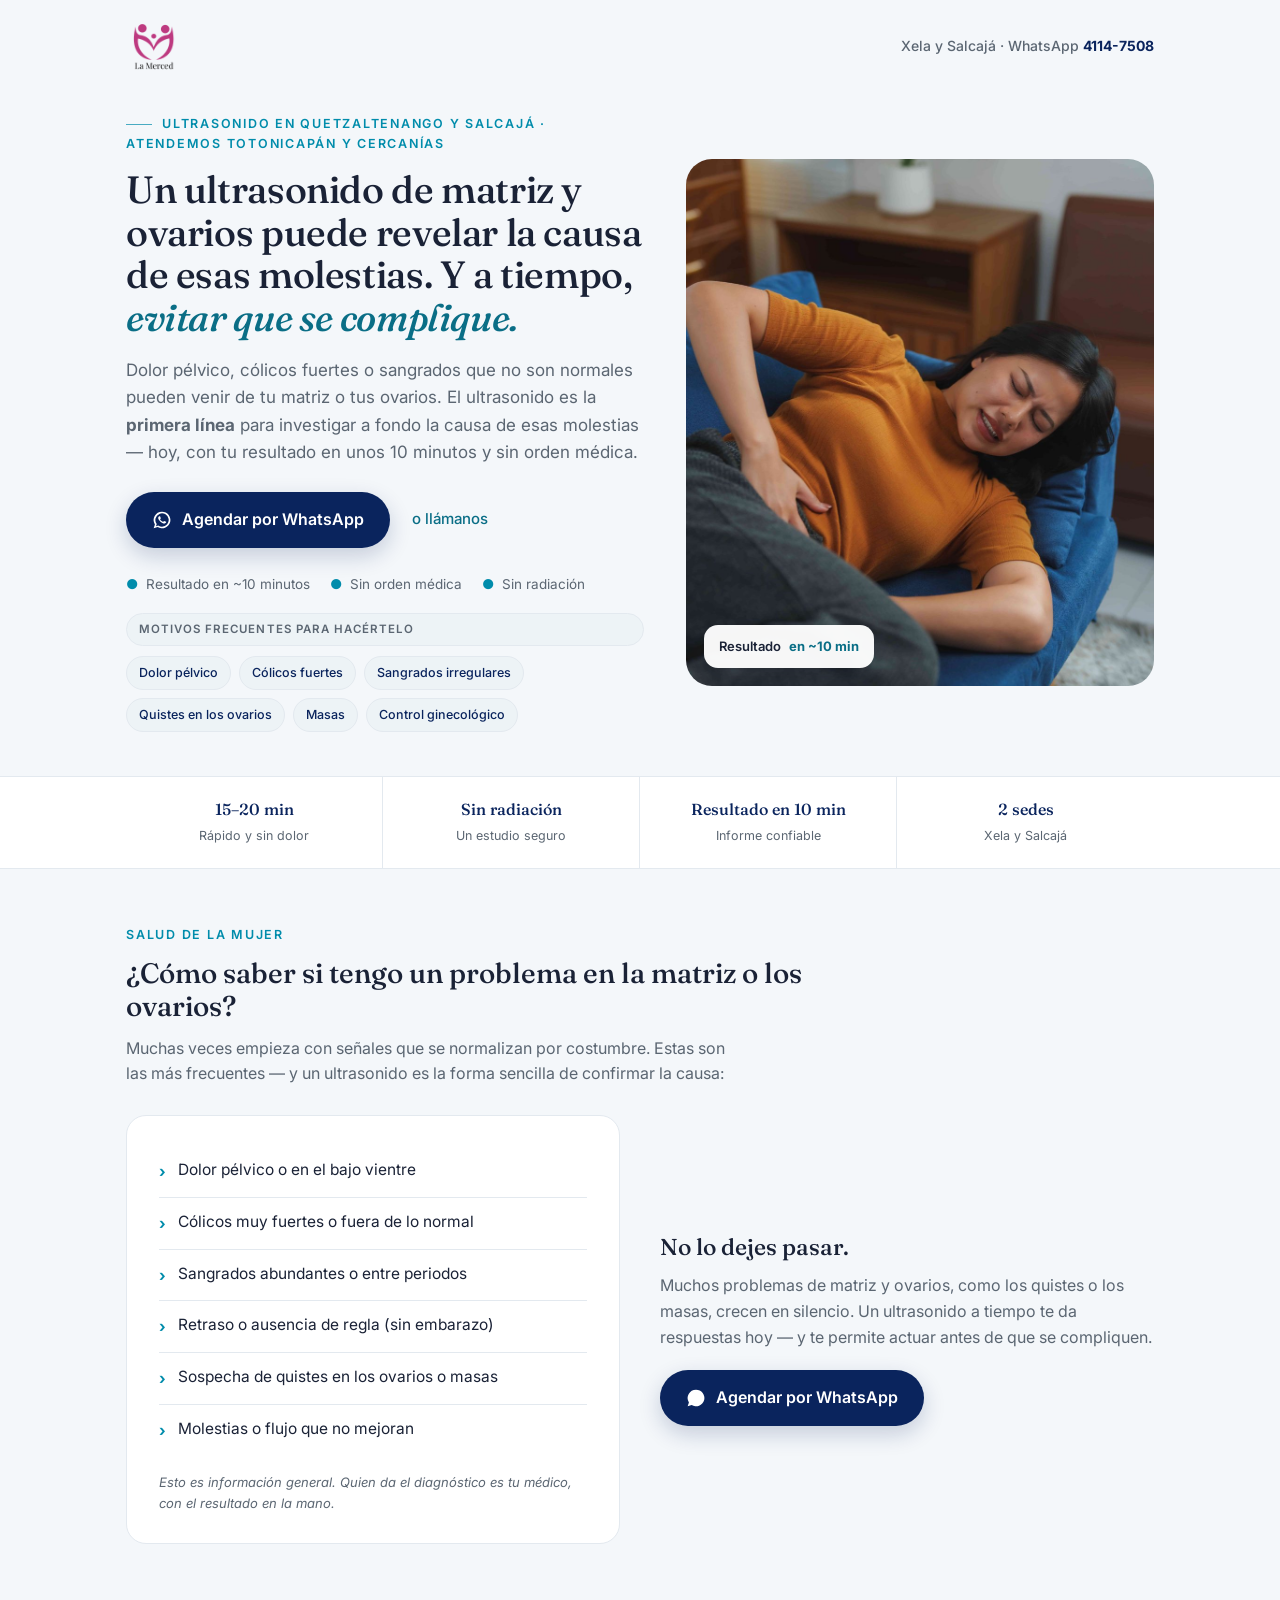
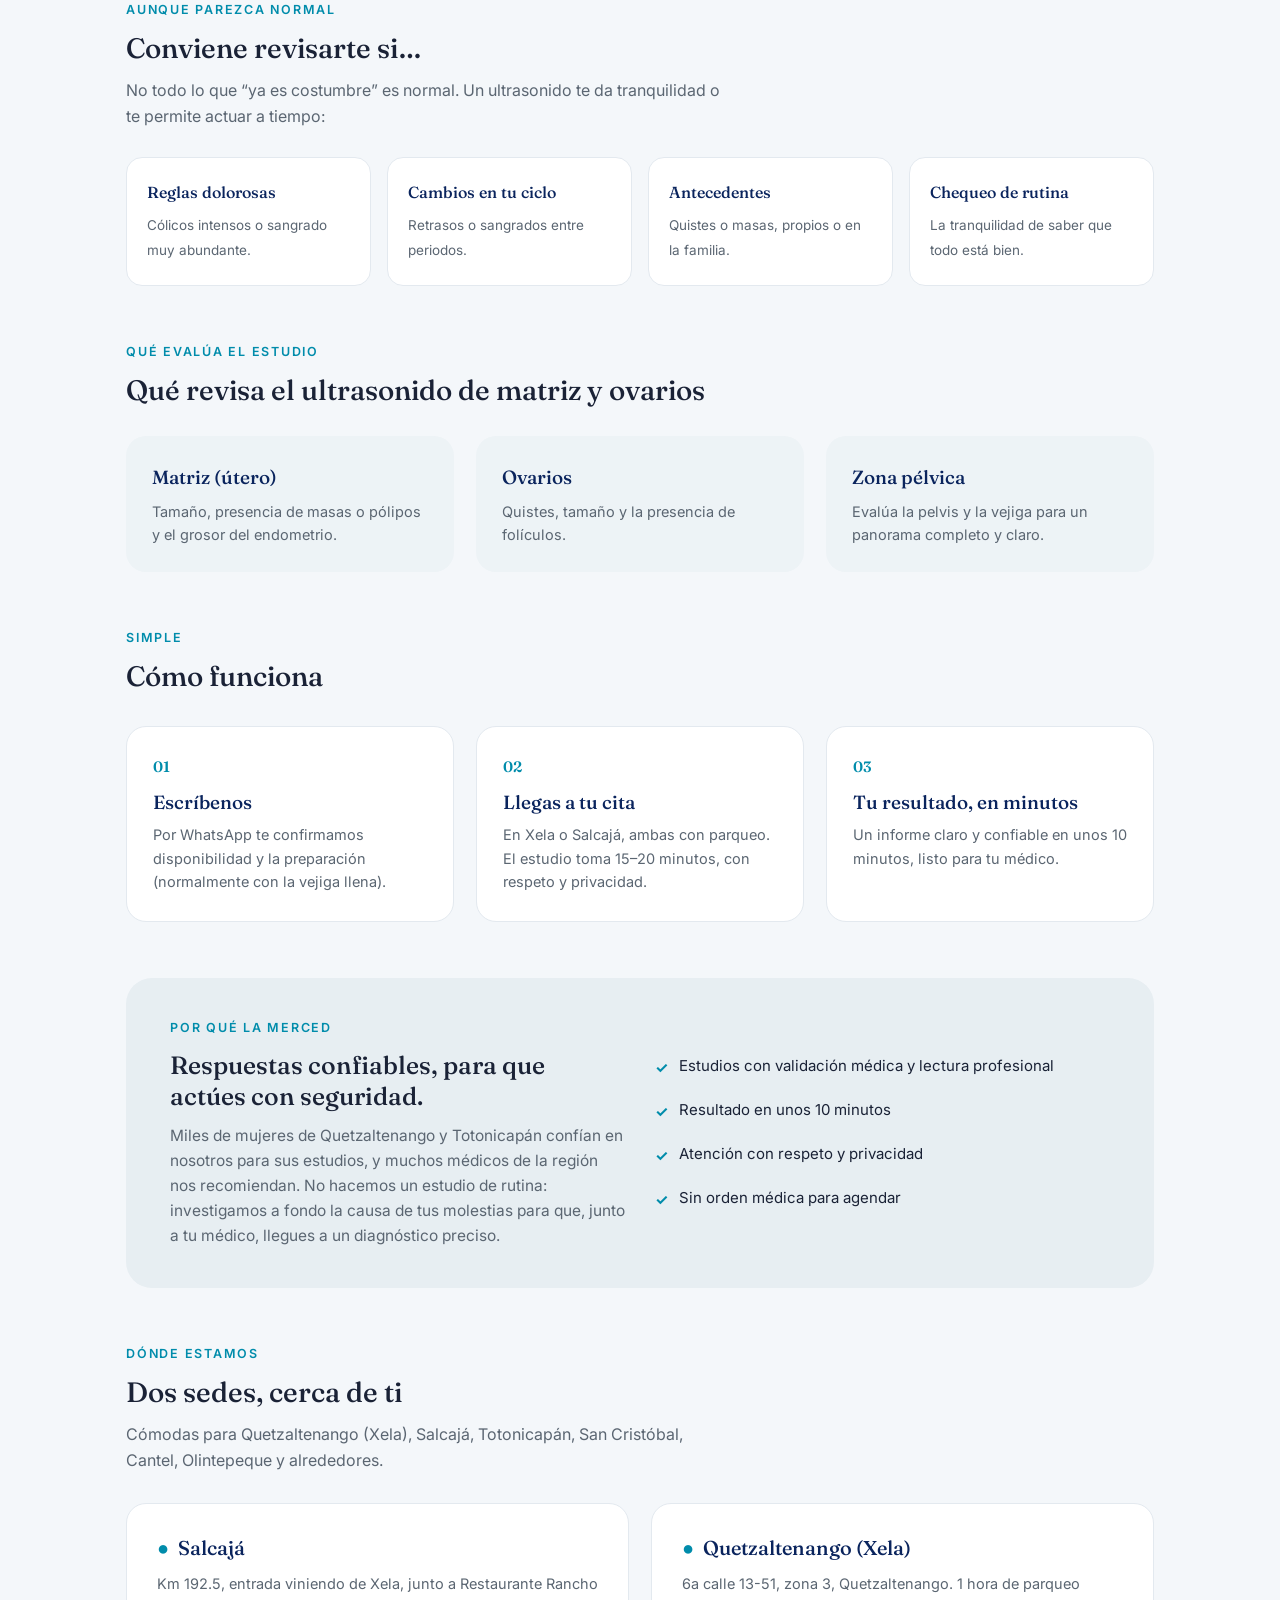
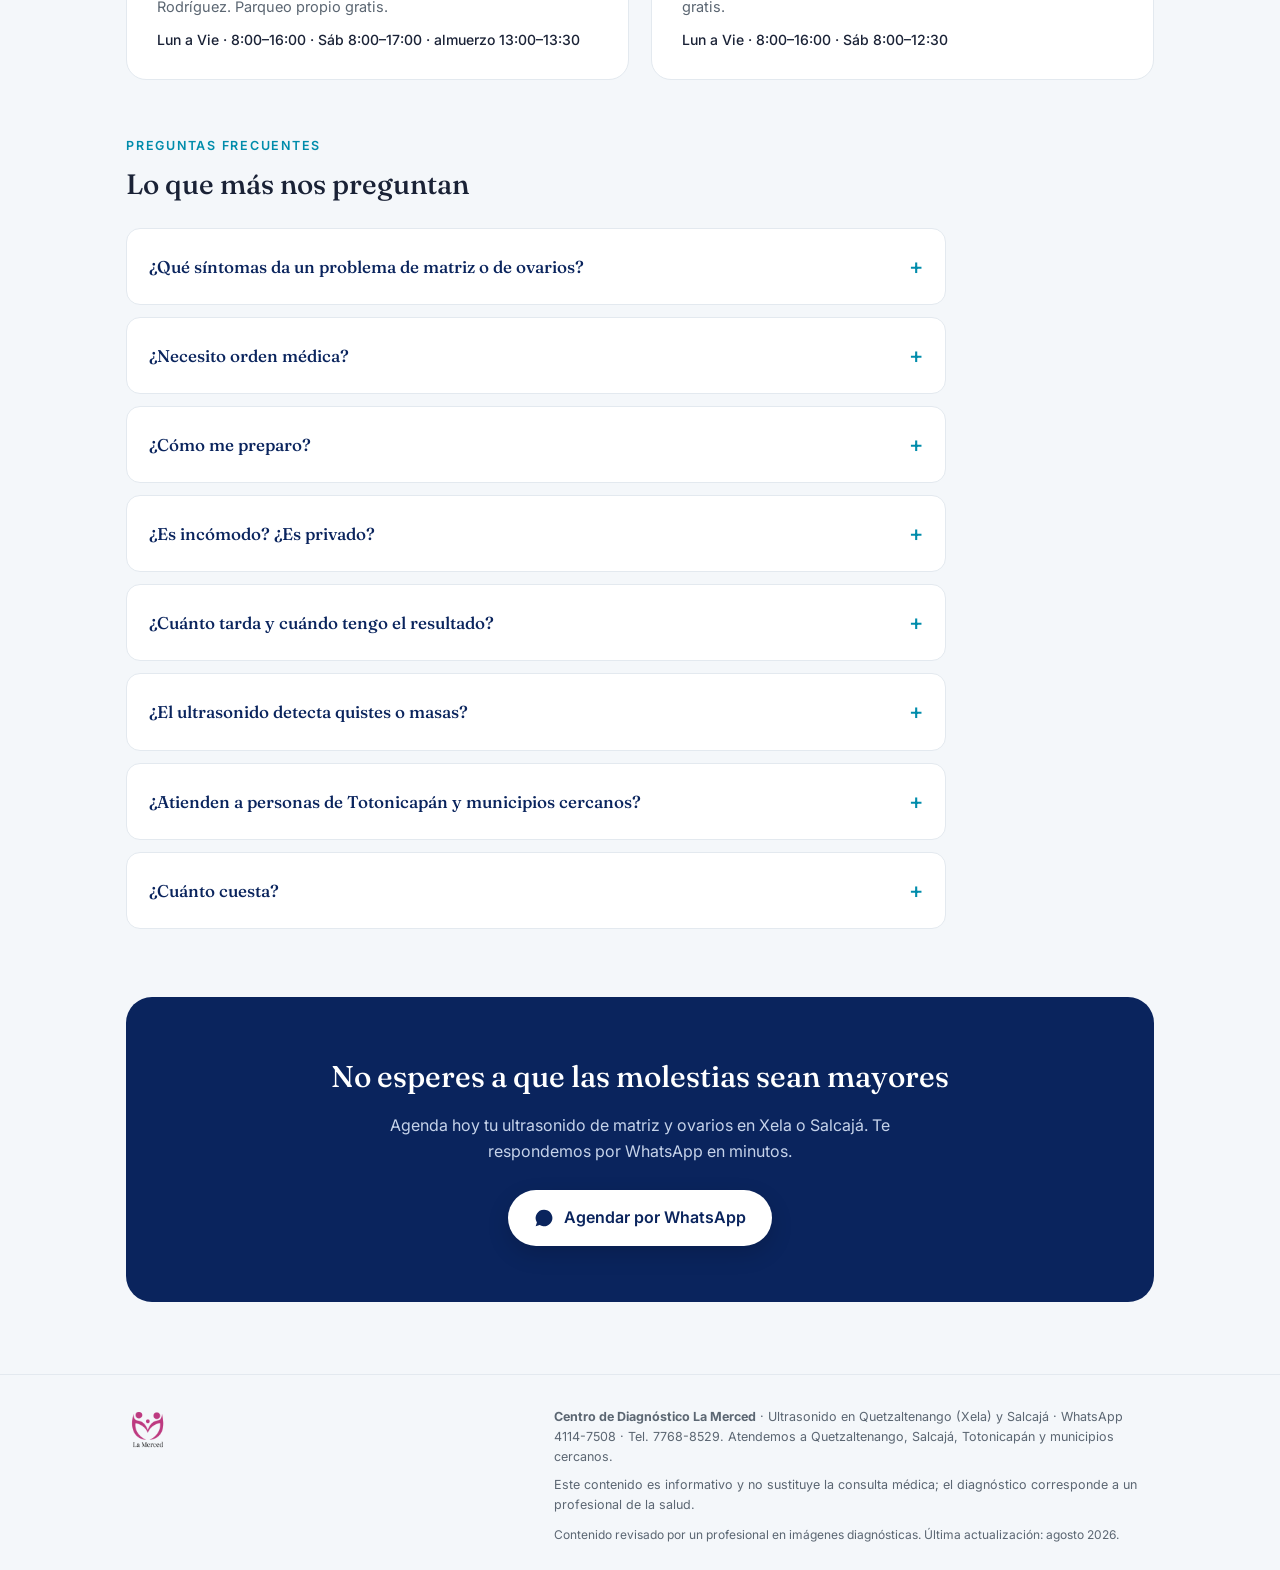
<file: ultrasonido-matriz-ovarios/index.html>
<!DOCTYPE html>
<html lang="es-GT">
<head>
<meta charset="UTF-8">
<meta name="viewport" content="width=device-width, initial-scale=1.0">

<!-- ====== SEO PRINCIPAL ====== -->
<title>Ultrasonido de Matriz y Ovarios en Xela y Salcajá | La Merced</title>
<meta name="description" content="Ultrasonido de matriz y ovarios (pélvico) en Quetzaltenango y Salcajá (atendemos Totonicapán y cercanías). Revela la causa de tus molestias a tiempo — resultado en unos 10 minutos, sin orden médica. Agenda por WhatsApp.">
<meta name="keywords" content="ultrasonido de matriz, ultrasonido de ovarios, ultrasonido pélvico, ecografía ginecológica, quistes en los ovarios, masas, dolor pélvico, ultrasonido ginecológico Quetzaltenango, ecografía Xela, ultrasonido Totonicapán">
<link rel="canonical" href="https://lamercedgt.com/ultrasonido-matriz-ovarios/">
<meta name="robots" content="index,follow">

<meta name="geo.region" content="GT-QZ">
<meta name="geo.placename" content="Quetzaltenango, Salcajá, Totonicapán">
<meta name="geo.position" content="14.84545;-91.5162925">
<meta name="ICBM" content="14.84545, -91.5162925">

<meta property="og:type" content="website">
<meta property="og:title" content="Ultrasonido de Matriz y Ovarios en Xela y Salcajá | La Merced">
<meta property="og:description" content="Revela la causa de tus molestias a tiempo. Resultado en unos 10 minutos, sin orden médica. Agenda por WhatsApp.">
<meta property="og:locale" content="es_GT">

<!-- ====== Google Ads: pega tu ID de conversión cuando montes el piloto ======
<script async src="https://www.googletagmanager.com/gtag/js?id=AW-XXXXXXXXX"></script>
<script>
  window.dataLayer = window.dataLayer || [];
  function gtag(){dataLayer.push(arguments);}
  gtag('js', new Date());
  gtag('config', 'AW-XXXXXXXXX');
</script>
=========================================================================== -->

<script type="application/ld+json">{"@context": "https://schema.org", "@type": "DiagnosticLab", "name": "Centro de Diagnóstico La Merced", "description": "Centro de diagnóstico por ultrasonido en Quetzaltenango y Salcajá. Ultrasonido de matriz, ovarios y pélvico con resultado en unos 10 minutos.", "url": "https://lamercedgt.com/ultrasonido-matriz-ovarios/", "telephone": "+502-4114-7508", "medicalSpecialty": "Radiology", "priceRange": "$$", "areaServed": [{"@type": "City", "name": "Quetzaltenango"}, {"@type": "City", "name": "Salcajá"}, {"@type": "City", "name": "Totonicapán"}, {"@type": "City", "name": "San Cristóbal Totonicapán"}, {"@type": "City", "name": "Cantel"}, {"@type": "City", "name": "Olintepeque"}], "location": [{"@type": "Place", "name": "La Merced — Salcajá", "address": {"@type": "PostalAddress", "streetAddress": "Km 192.5, entrada viniendo de Xela, junto a Restaurante Rancho Rodríguez", "addressLocality": "Salcajá", "addressRegion": "Quetzaltenango", "addressCountry": "GT"}, "openingHours": ["Mo-Fr 08:00-13:00", "Mo-Fr 13:30-16:00", "Sa 08:00-13:00", "Sa 13:30-17:00"], "geo": {"@type": "GeoCoordinates", "latitude": 14.8693826, "longitude": -91.466419}}, {"@type": "Place", "name": "La Merced — Quetzaltenango (Xela)", "address": {"@type": "PostalAddress", "streetAddress": "6a calle 13-51, zona 3", "addressLocality": "Quetzaltenango", "addressRegion": "Quetzaltenango", "addressCountry": "GT"}, "openingHours": ["Mo-Fr 08:00-13:00", "Mo-Fr 13:30-16:00", "Sa 08:00-12:30"], "geo": {"@type": "GeoCoordinates", "latitude": 14.84545, "longitude": -91.5162925}}], "availableService": {"@type": "MedicalTest", "name": "Ultrasonido de matriz y ovarios (pélvico)", "usedToDiagnose": ["Quistes en los ovarios", "Masas", "Pólipos uterinos", "Engrosamiento del endometrio"]}}</script>
<script type="application/ld+json">
{
  "@context": "https://schema.org",
  "@type": "FAQPage",
  "mainEntity": [
    {"@type":"Question","name":"¿Qué síntomas da un problema de matriz o de ovarios?","acceptedAnswer":{"@type":"Answer","text":"Puede empezar con dolor pélvico o en el bajo vientre, cólicos muy fuertes, sangrados abundantes o entre periodos, o retraso de la regla sin embarazo. La forma más sencilla de saber la causa es un ultrasonido de matriz y ovarios; el diagnóstico final lo da tu médico."}},
    {"@type":"Question","name":"¿Necesito orden médica?","acceptedAnswer":{"@type":"Answer","text":"No. Puedes agendar directo por WhatsApp. Si tu médico ya te lo pidió, trae la orden. Y si no, igual te damos un informe claro para llevárselo."}},
    {"@type":"Question","name":"¿Cómo me preparo?","acceptedAnswer":{"@type":"Answer","text":"Normalmente el estudio se hace con la vejiga llena, así que te vamos a pedir que tomes agua antes. Al agendar te confirmamos la preparación exacta según tu caso."}},
    {"@type":"Question","name":"¿Cuánto tarda y cuándo tengo el resultado?","acceptedAnswer":{"@type":"Answer","text":"El estudio toma de 15 a 20 minutos, sin dolor ni radiación, y el resultado se entrega en unos 10 minutos con un informe confiable."}},
    {"@type":"Question","name":"¿El ultrasonido detecta quistes o masas?","acceptedAnswer":{"@type":"Answer","text":"Sí. El ultrasonido es la primera línea para evaluar la matriz y los ovarios: ayuda a ver quistes, masas, pólipos y cambios en el endometrio. El diagnóstico final lo da tu médico."}},
    {"@type":"Question","name":"¿Atienden a personas de Totonicapán y municipios cercanos?","acceptedAnswer":{"@type":"Answer","text":"Sí. Tenemos sedes en Salcajá y Quetzaltenango (Xela), cómodas para Totonicapán, San Cristóbal, Cantel, Olintepeque y alrededores."}}
  ]
}
</script>

<link rel="preconnect" href="https://fonts.googleapis.com"><link rel="preconnect" href="https://fonts.gstatic.com" crossorigin>
<link href="https://fonts.googleapis.com/css2?family=Fraunces:opsz,wght@9..144,400;9..144,500;9..144,600&family=Inter:wght@400;500;600&display=swap" rel="stylesheet">
<style>
  :root{
    --bg:#F4F7FA; --surface:#FFFFFF; --tint:#E7EEF2; --tint2:#EDF3F6;
    --ink:#1A2236; --navy:#0A245D; --muted:#5b6672; --line:#e3e9ef;
    --teal:#008CAB; --teal-deep:#0A6E86;
  }
  *{box-sizing:border-box;margin:0;padding:0}
  html{scroll-behavior:smooth}
  body{font-family:'Inter',system-ui,sans-serif;color:var(--ink);background:var(--bg);line-height:1.6;-webkit-font-smoothing:antialiased}
  .serif{font-family:'Fraunces',Georgia,serif}
  .wrap{max-width:1080px;margin:0 auto;padding:0 26px}
  a{text-decoration:none;color:inherit}
  img{display:block;max-width:100%}
  .cta{display:inline-flex;align-items:center;gap:10px;background:var(--navy);color:#fff;font-weight:600;font-size:16px;padding:15px 26px;border-radius:40px;transition:transform .12s,background .2s;box-shadow:0 8px 22px rgba(10,36,93,.20);border:none;cursor:pointer}
  .cta:hover{background:#0d2f73}.cta:active{transform:scale(.98)}
  .ghost{display:inline-flex;align-items:center;gap:7px;color:var(--teal-deep);font-weight:500;font-size:15px;padding:14px 6px;border-bottom:1px solid transparent}
  .ghost:hover{border-color:var(--teal)}
  header{padding:18px 0}
  header .row{display:flex;justify-content:space-between;align-items:center}
  header img.logo{height:56px;width:auto}
  header .tel{font-size:14px;color:var(--muted);font-weight:500}
  header .tel b{color:var(--navy)}
  .hero{padding:22px 0 44px}
  .hero .grid{display:grid;grid-template-columns:1.05fr .95fr;gap:42px;align-items:center}
  .kick{display:inline-block;font-size:12.5px;font-weight:600;letter-spacing:.14em;text-transform:uppercase;color:var(--teal);margin-bottom:15px}
  .kick:before{content:"";display:inline-block;width:26px;height:1px;background:var(--teal);vertical-align:middle;margin-right:10px;opacity:.7}
  .hero h1{font-size:38px;line-height:1.12;font-weight:500;letter-spacing:-.01em;color:var(--ink)}
  .hero h1 em{font-style:italic;color:var(--teal-deep)}
  .hero p.lead{font-size:17px;color:var(--muted);margin:18px 0 26px;max-width:520px}
  .hero .actions{display:flex;align-items:center;gap:16px;flex-wrap:wrap}
  .hero .microtrust{margin-top:26px;display:flex;gap:20px;flex-wrap:wrap;font-size:13.5px;color:var(--muted)}
  .hero .microtrust div{display:flex;align-items:center;gap:8px}
  .hero .microtrust i{color:var(--teal);font-style:normal}
  .hchips{margin-top:18px;display:flex;flex-wrap:wrap;gap:8px}
  .hchips .lbl{width:100%;font-size:11.5px;color:var(--muted);font-weight:600;text-transform:uppercase;letter-spacing:.09em;margin-bottom:2px}
  .hchips span{background:var(--tint2);border:1px solid var(--line);color:var(--navy);font-size:12.5px;font-weight:500;padding:6px 12px;border-radius:30px}
  .visual{position:relative;border-radius:26px;overflow:hidden;aspect-ratio:4/4.5;background:var(--tint)}
  .visual img{width:100%;height:100%;object-fit:cover}
  .visual .badge{position:absolute;left:18px;bottom:18px;background:rgba(255,255,255,.96);border-radius:14px;padding:11px 15px;box-shadow:0 8px 24px rgba(16,30,60,.14);font-size:13px;font-weight:600;color:var(--ink);display:flex;align-items:center;gap:8px}
  .visual .badge b{color:var(--teal-deep)}
  .strip{background:var(--surface);border-top:1px solid var(--line);border-bottom:1px solid var(--line)}
  .strip .row{display:grid;grid-template-columns:repeat(4,1fr)}
  .strip .cell{padding:20px 16px;text-align:center;border-right:1px solid var(--line)}
  .strip .cell:last-child{border-right:none}
  .strip .cell b{display:block;font-family:'Fraunces',serif;font-size:16px;color:var(--navy);font-weight:500}
  .strip .cell span{font-size:12.5px;color:var(--muted)}
  section{padding:56px 0}
  .eyebrow{font-size:12.5px;font-weight:600;letter-spacing:.14em;text-transform:uppercase;color:var(--teal);margin-bottom:12px}
  h2.s{font-family:'Fraunces',serif;font-weight:500;font-size:28px;line-height:1.2;max-width:680px;color:var(--ink)}
  .lead2{color:var(--muted);font-size:16px;margin-top:12px;max-width:600px}
  .symwrap{display:grid;grid-template-columns:1fr 1fr;gap:40px;align-items:center;margin-top:28px}
  .symcard{background:var(--surface);border:1px solid var(--line);border-radius:20px;padding:30px 32px}
  .symcard ul{list-style:none}
  .symcard li{display:flex;gap:12px;align-items:flex-start;padding:12px 0;border-bottom:1px solid var(--line);font-size:15.5px}
  .symcard li:last-child{border-bottom:none}
  .symcard li i{color:var(--teal);margin-top:2px;font-style:normal;font-weight:700}
  .noteline{font-size:13px;color:var(--muted);margin-top:16px;font-style:italic}
  .riskgrid{display:grid;grid-template-columns:repeat(4,1fr);gap:16px;margin-top:28px}
  .riskcard{background:var(--surface);border:1px solid var(--line);border-radius:16px;padding:22px 20px}
  .riskcard b{font-family:'Fraunces',serif;font-weight:500;font-size:16px;color:var(--navy);display:block;margin-bottom:6px}
  .riskcard span{font-size:13.5px;color:var(--muted)}
  .whatgrid{display:grid;grid-template-columns:repeat(3,1fr);gap:22px;margin-top:28px}
  .whatcard{background:var(--tint2);border-radius:20px;padding:26px 26px}
  .whatcard h3{font-family:'Fraunces',serif;font-weight:500;font-size:19px;color:var(--navy);margin-bottom:8px}
  .whatcard p{font-size:14.5px;color:var(--muted)}
  .steps{display:grid;grid-template-columns:repeat(3,1fr);gap:22px;margin-top:32px}
  .stepcard{background:var(--surface);border:1px solid var(--line);border-radius:20px;padding:28px 26px}
  .stepcard .num{font-family:'Fraunces',serif;font-size:15px;color:var(--teal);font-weight:600}
  .stepcard h3{font-family:'Fraunces',serif;font-weight:500;font-size:19px;margin:8px 0 6px;color:var(--navy)}
  .stepcard p{font-size:14.5px;color:var(--muted)}
  .trust{background:var(--tint);border-radius:26px;padding:40px 44px;display:grid;grid-template-columns:1fr 1fr;gap:30px;align-items:center}
  .trust h2{font-family:'Fraunces',serif;font-weight:500;font-size:25px;line-height:1.25;color:var(--ink)}
  .trust p{color:var(--muted);font-size:15.5px;margin-top:12px}
  .trust .points{list-style:none}
  .trust .points li{display:flex;gap:11px;align-items:flex-start;padding:9px 0;font-size:15px}
  .trust .points i{color:var(--teal);font-style:normal;font-weight:700;margin-top:2px}
  .sedes{display:grid;grid-template-columns:1fr 1fr;gap:22px;margin-top:30px}
  .sedecard{background:var(--surface);border:1px solid var(--line);border-radius:20px;padding:28px 30px}
  .sedecard h3{font-family:'Fraunces',serif;font-weight:500;font-size:20px;color:var(--navy);display:flex;align-items:center;gap:9px}
  .sedecard h3 i{color:var(--teal);font-style:normal}
  .sedecard p{font-size:14.5px;color:var(--muted);margin-top:8px}
  .sedecard .hrs{font-size:14px;color:var(--ink);margin-top:10px;font-weight:500}
  .faq{margin-top:26px;max-width:820px}
  .faq details{background:var(--surface);border:1px solid var(--line);border-radius:14px;padding:4px 22px;margin-bottom:12px}
  .faq summary{font-family:'Fraunces',serif;font-size:17px;color:var(--navy);font-weight:500;cursor:pointer;padding:16px 0;list-style:none;display:flex;justify-content:space-between;align-items:center}
  .faq summary::-webkit-details-marker{display:none}
  .faq summary:after{content:"+";color:var(--teal);font-size:22px;font-family:'Inter'}
  .faq details[open] summary:after{content:"–"}
  .faq p{font-size:14.5px;color:var(--muted);padding:0 0 18px}
  .final{background:var(--navy);border-radius:26px;padding:56px 40px;text-align:center;color:#fff}
  .final h2{font-family:'Fraunces',serif;font-weight:500;font-size:30px}
  .final p{color:#c6d3ea;font-size:16px;margin:12px auto 26px;max-width:520px}
  .final .cta{background:#fff;color:var(--navy);box-shadow:0 8px 22px rgba(0,0,0,.16)}
  .final .cta:hover{background:#eaf1fb}
  .sticky{position:fixed;left:0;right:0;bottom:0;background:rgba(255,255,255,.96);border-top:1px solid var(--line);padding:12px 18px;display:none;justify-content:space-between;align-items:center;z-index:60}
  .sticky span{font-size:13px;color:var(--muted);font-weight:500}
  footer{padding:32px 0 26px;border-top:1px solid var(--line);margin-top:16px}
  footer .frow{display:flex;align-items:flex-start;gap:16px;justify-content:space-between;flex-wrap:wrap}
  footer img{height:44px}
  footer p{font-size:12.5px;color:var(--muted);max-width:600px}
  footer .rev{font-size:12px;color:var(--muted);margin-top:10px}
  @media(max-width:860px){
    .hero .grid{grid-template-columns:1fr;gap:26px}
    .hero h1{font-size:30px}.symwrap{grid-template-columns:1fr}.steps{grid-template-columns:1fr}
    .whatgrid{grid-template-columns:1fr}.riskgrid{grid-template-columns:1fr 1fr}
    .trust{grid-template-columns:1fr;padding:32px 26px}.sedes{grid-template-columns:1fr}
    .visual{aspect-ratio:4/3.6}
    .sticky{display:flex}body{padding-bottom:76px}
    .strip .row{grid-template-columns:1fr 1fr}.strip .cell:nth-child(2){border-right:none}
  }
</style>
<script async src="https://www.googletagmanager.com/gtag/js?id=AW-18386454350"></script>
<script>window.dataLayer=window.dataLayer||[];function gtag(){dataLayer.push(arguments);}gtag('js',new Date());gtag('config','AW-18386454350');gtag('config','G-4763NFWBQ5');document.addEventListener('click',function(e){var a=e.target.closest&&e.target.closest('a[href*="wa.me"]');if(a)gtag('event','clic_whatsapp',{pagina:location.pathname});},true);/* 7-oct-2026: evento clave clic_whatsapp */</script><!-- 5-oct-2026: se agrega Google Analytics 4 al mismo gtag.js de Google Ads -->
</head>
<body>

<header><div class="wrap"><div class="row">
  <img class="logo" src="assets/logo-lamerced.png" alt="Centro de Diagnóstico La Merced — ultrasonido en Xela y Salcajá">
  <div class="tel">Xela y Salcajá · WhatsApp <b>4114-7508</b></div>
</div></div></header>

<div class="hero"><div class="wrap"><div class="grid">
  <div>
    <span class="kick">Ultrasonido en Quetzaltenango y Salcajá · atendemos Totonicapán y cercanías</span>
    <h1 class="serif">Un ultrasonido de matriz y ovarios puede revelar la causa de esas molestias. Y a tiempo, <em>evitar que se complique.</em></h1>
    <p class="lead">Dolor pélvico, cólicos fuertes o sangrados que no son normales pueden venir de tu matriz o tus ovarios. El ultrasonido es la <strong>primera línea</strong> para investigar a fondo la causa de esas molestias — hoy, con tu resultado en unos 10 minutos y sin orden médica.</p>
    <div class="actions">
      <a class="cta" data-wa href="#" data-msg="Hola 👋 Vi su página sobre el ultrasonido de matriz y ovarios y quiero agendar mi cita.">
        <svg width="20" height="20" viewBox="0 0 24 24" fill="#fff"><path d="M12 2a10 10 0 0 0-8.5 15.3L2 22l4.8-1.5A10 10 0 1 0 12 2zm0 18a8 8 0 0 1-4.1-1.1l-.3-.2-2.8.9.9-2.7-.2-.3A8 8 0 1 1 12 20zm4.4-6c-.2-.1-1.4-.7-1.6-.8s-.4-.1-.5.1-.6.8-.8.9-.3.2-.5 0a6.5 6.5 0 0 1-1.9-1.2 7 7 0 0 1-1.3-1.6c-.1-.2 0-.4.1-.5l.4-.4.2-.4a.4.4 0 0 0 0-.4l-.7-1.8c-.2-.5-.4-.4-.5-.4h-.5a.9.9 0 0 0-.6.3 2.6 2.6 0 0 0-.8 1.9 4.5 4.5 0 0 0 1 2.4 10.3 10.3 0 0 0 4 3.5c.6.2 1 .4 1.4.5a3.3 3.3 0 0 0 1.5.1 2.5 2.5 0 0 0 1.6-1.1 2 2 0 0 0 .1-1.1c0-.1-.2-.2-.4-.3z"/></svg>
        Agendar por WhatsApp
      </a>
      <a class="ghost" href="tel:+50241147508">o llámanos</a>
    </div>
    <div class="microtrust">
      <div><i>●</i> Resultado en ~10 minutos</div>
      <div><i>●</i> Sin orden médica</div>
      <div><i>●</i> Sin radiación</div>
    </div>
    <div class="hchips">
      <span class="lbl">Motivos frecuentes para hacértelo</span>
      <span>Dolor pélvico</span>
      <span>Cólicos fuertes</span>
      <span>Sangrados irregulares</span>
      <span>Quistes en los ovarios</span>
      <span>Masas</span>
      <span>Control ginecológico</span>
    </div>
  </div>
  <div class="visual">
    <img src="assets/hero-mujer.jpg" alt="Mujer con dolor pélvico recostada en un sofá en casa">
    <div class="badge">Resultado <b>en ~10 min</b></div>
  </div>
</div></div></div>

<div class="strip"><div class="wrap"><div class="row">
  <div class="cell"><b>15–20 min</b><span>Rápido y sin dolor</span></div>
  <div class="cell"><b>Sin radiación</b><span>Un estudio seguro</span></div>
  <div class="cell"><b>Resultado en 10 min</b><span>Informe confiable</span></div>
  <div class="cell"><b>2 sedes</b><span>Xela y Salcajá</span></div>
</div></div></div>

<!-- SÍNTOMAS -->
<section><div class="wrap">
  <div class="eyebrow">Salud de la mujer</div>
  <h2 class="s serif">¿Cómo saber si tengo un problema en la matriz o los ovarios?</h2>
  <p class="lead2" style="margin-bottom:4px">Muchas veces empieza con señales que se normalizan por costumbre. Estas son las más frecuentes — y un ultrasonido es la forma sencilla de confirmar la causa:</p>
  <div class="symwrap">
    <div class="symcard">
      <ul>
        <li><i>›</i> Dolor pélvico o en el bajo vientre</li>
        <li><i>›</i> Cólicos muy fuertes o fuera de lo normal</li>
        <li><i>›</i> Sangrados abundantes o entre periodos</li>
        <li><i>›</i> Retraso o ausencia de regla (sin embarazo)</li>
        <li><i>›</i> Sospecha de quistes en los ovarios o masas</li>
        <li><i>›</i> Molestias o flujo que no mejoran</li>
      </ul>
      <p class="noteline">Esto es información general. Quien da el diagnóstico es tu médico, con el resultado en la mano.</p>
    </div>
    <div>
      <h2 class="s serif" style="font-size:23px">No lo dejes pasar.</h2>
      <p class="lead2">Muchos problemas de matriz y ovarios, como los quistes o los masas, crecen en silencio. Un ultrasonido a tiempo te da respuestas hoy — y te permite actuar antes de que se compliquen.</p>
      <a class="cta" data-wa style="margin-top:20px" href="#" data-msg="Hola 👋 Vi su página sobre el ultrasonido de matriz y ovarios y quiero agendar mi cita.">
        <svg width="20" height="20" viewBox="0 0 24 24" fill="#fff"><path d="M12 2a10 10 0 0 0-8.5 15.3L2 22l4.8-1.5A10 10 0 1 0 12 2z"/></svg>
        Agendar por WhatsApp
      </a>
    </div>
  </div>
</div></section>

<!-- CUÁNDO REVISARTE -->
<section style="padding-top:0"><div class="wrap">
  <div class="eyebrow">Aunque parezca normal</div>
  <h2 class="s serif">Conviene revisarte si…</h2>
  <p class="lead2">No todo lo que “ya es costumbre” es normal. Un ultrasonido te da tranquilidad o te permite actuar a tiempo:</p>
  <div class="riskgrid">
    <div class="riskcard"><b>Reglas dolorosas</b><span>Cólicos intensos o sangrado muy abundante.</span></div>
    <div class="riskcard"><b>Cambios en tu ciclo</b><span>Retrasos o sangrados entre periodos.</span></div>
    <div class="riskcard"><b>Antecedentes</b><span>Quistes o masas, propios o en la familia.</span></div>
    <div class="riskcard"><b>Chequeo de rutina</b><span>La tranquilidad de saber que todo está bien.</span></div>
  </div>
</div></section>

<!-- QUÉ REVISA -->
<section style="padding-top:0"><div class="wrap">
  <div class="eyebrow">Qué evalúa el estudio</div>
  <h2 class="s serif">Qué revisa el ultrasonido de matriz y ovarios</h2>
  <div class="whatgrid">
    <div class="whatcard"><h3>Matriz (útero)</h3><p>Tamaño, presencia de masas o pólipos y el grosor del endometrio.</p></div>
    <div class="whatcard"><h3>Ovarios</h3><p>Quistes, tamaño y la presencia de folículos.</p></div>
    <div class="whatcard"><h3>Zona pélvica</h3><p>Evalúa la pelvis y la vejiga para un panorama completo y claro.</p></div>
  </div>
</div></section>

<!-- CÓMO FUNCIONA -->
<section style="padding-top:0"><div class="wrap">
  <div class="eyebrow">Simple</div>
  <h2 class="s serif">Cómo funciona</h2>
  <div class="steps">
    <div class="stepcard"><div class="num serif">01</div><h3 class="serif">Escríbenos</h3><p>Por WhatsApp te confirmamos disponibilidad y la preparación (normalmente con la vejiga llena).</p></div>
    <div class="stepcard"><div class="num serif">02</div><h3 class="serif">Llegas a tu cita</h3><p>En Xela o Salcajá, ambas con parqueo. El estudio toma 15–20 minutos, con respeto y privacidad.</p></div>
    <div class="stepcard"><div class="num serif">03</div><h3 class="serif">Tu resultado, en minutos</h3><p>Un informe claro y confiable en unos 10 minutos, listo para tu médico.</p></div>
  </div>
</div></section>

<!-- POR QUÉ -->
<section style="padding-top:0"><div class="wrap">
  <div class="trust">
    <div>
      <div class="eyebrow">Por qué La Merced</div>
      <h2 class="serif">Respuestas confiables, para que actúes con seguridad.</h2>
      <p>Miles de mujeres de Quetzaltenango y Totonicapán confían en nosotros para sus estudios, y muchos médicos de la región nos recomiendan. No hacemos un estudio de rutina: investigamos a fondo la causa de tus molestias para que, junto a tu médico, llegues a un diagnóstico preciso.</p>
    </div>
    <ul class="points">
      <li><i>✓</i> Estudios con validación médica y lectura profesional</li>
      <li><i>✓</i> Resultado en unos 10 minutos</li>
      <li><i>✓</i> Atención con respeto y privacidad</li>
      <li><i>✓</i> Sin orden médica para agendar</li>
    </ul>
  </div>
</div></section>

<!-- SEDES -->
<section style="padding-top:0"><div class="wrap">
  <div class="eyebrow">Dónde estamos</div>
  <h2 class="s serif">Dos sedes, cerca de ti</h2>
  <p class="lead2">Cómodas para Quetzaltenango (Xela), Salcajá, Totonicapán, San Cristóbal, Cantel, Olintepeque y alrededores.</p>
  <div class="sedes">
    <div class="sedecard"><h3><i>●</i> Salcajá</h3><p>Km 192.5, entrada viniendo de Xela, junto a Restaurante Rancho Rodríguez. Parqueo propio gratis.</p><p class="hrs">Lun a Vie · 8:00–16:00 · Sáb 8:00–17:00 · almuerzo 13:00–13:30</p></div>
    <div class="sedecard"><h3><i>●</i> Quetzaltenango (Xela)</h3><p>6a calle 13-51, zona 3, Quetzaltenango. 1 hora de parqueo gratis.</p><p class="hrs">Lun a Vie · 8:00–16:00 · Sáb 8:00–12:30</p></div>
  </div>
</div></section>

<!-- FAQ -->
<section style="padding-top:0"><div class="wrap">
  <div class="eyebrow">Preguntas frecuentes</div>
  <h2 class="s serif">Lo que más nos preguntan</h2>
  <div class="faq">
    <details><summary>¿Qué síntomas da un problema de matriz o de ovarios?</summary><p>Puede empezar con dolor pélvico o en el bajo vientre, cólicos muy fuertes, sangrados abundantes o entre periodos, o retraso de la regla sin embarazo. La forma más sencilla de saber la causa es un ultrasonido de matriz y ovarios; el diagnóstico final lo confirma tu médico con el informe.</p></details>
    <details><summary>¿Necesito orden médica?</summary><p>No. Puedes agendar directamente por WhatsApp. Si tu médico ya te pidió el estudio, tráelo; si no, igual te entregamos un informe claro para llevártelo.</p></details>
    <details><summary>¿Cómo me preparo?</summary><p>Normalmente el estudio se hace con la vejiga llena, así que te pediremos tomar agua antes. Al agendar te confirmamos la preparación exacta según tu caso.</p></details>
    <details><summary>¿Es incómodo? ¿Es privado?</summary><p>Es un estudio sencillo y sin dolor, realizado por un profesional con respeto y privacidad. Te explicamos cada paso para que estés tranquila.</p></details>
    <details><summary>¿Cuánto tarda y cuándo tengo el resultado?</summary><p>El estudio toma de 15 a 20 minutos, sin dolor ni radiación. El resultado se entrega en unos 10 minutos, con un informe confiable listo para tu médico.</p></details>
    <details><summary>¿El ultrasonido detecta quistes o masas?</summary><p>Sí. El ultrasonido es la primera línea para evaluar la matriz y los ovarios: ayuda a ver quistes, masas, pólipos y cambios en el endometrio. El diagnóstico final lo confirma tu médico.</p></details>
    <details><summary>¿Atienden a personas de Totonicapán y municipios cercanos?</summary><p>Sí. Tenemos sedes en Salcajá y Quetzaltenango (Xela), cómodas para Totonicapán, San Cristóbal, Cantel, Olintepeque y alrededores.</p></details>
    <details><summary>¿Cuánto cuesta?</summary><p>El precio depende del estudio que necesites. Escríbenos por WhatsApp y te orientamos sobre el estudio correcto y su costo.</p></details>
  </div>
</div></section>

<!-- CIERRE -->
<section style="padding-top:0"><div class="wrap">
  <div class="final">
    <h2 class="serif">No esperes a que las molestias sean mayores</h2>
    <p>Agenda hoy tu ultrasonido de matriz y ovarios en Xela o Salcajá. Te respondemos por WhatsApp en minutos.</p>
    <a class="cta" data-wa href="#" data-msg="Hola 👋 Vi su página sobre el ultrasonido de matriz y ovarios y quiero agendar mi cita.">
      <svg width="20" height="20" viewBox="0 0 24 24" fill="#0A245D"><path d="M12 2a10 10 0 0 0-8.5 15.3L2 22l4.8-1.5A10 10 0 1 0 12 2z"/></svg>
      Agendar por WhatsApp
    </a>
  </div>
</div></section>

<footer><div class="wrap"><div class="frow">
  <img src="assets/logo-lamerced.png" alt="Centro de Diagnóstico La Merced">
  <div>
    <p><strong>Centro de Diagnóstico La Merced</strong> · Ultrasonido en Quetzaltenango (Xela) y Salcajá · WhatsApp 4114-7508 · Tel. 7768-8529. Atendemos a Quetzaltenango, Salcajá, Totonicapán y municipios cercanos.</p>
    <p style="margin-top:8px">Este contenido es informativo y no sustituye la consulta médica; el diagnóstico corresponde a un profesional de la salud.</p>
    <p class="rev">Contenido revisado por un profesional en imágenes diagnósticas. Última actualización: agosto 2026.</p>
  </div>
</div></div></footer>

<div class="sticky">
  <span>Matriz y ovarios · resultado en 10 min</span>
  <a class="cta" data-wa style="padding:11px 18px;font-size:15px" href="#" data-msg="Hola 👋 Vi su página sobre el ultrasonido de matriz y ovarios y quiero agendar mi cita.">WhatsApp</a>
</div>

<script>
(function(){
  var NUM = "50241147508";
  var PAGE = "matriz";
  var q = new URLSearchParams(location.search);
  var src = "web";
  if (q.get("gclid")) src = "ads";
  else if (/(meta|facebook|instagram|tiktok|fb|ig)/i.test(q.get("utm_source")||"")) src = "meta";
  else if (q.get("utm_source")) src = q.get("utm_source").toLowerCase();
  var ref = " (ref: " + src + "-" + PAGE + ")";
  document.querySelectorAll("[data-wa]").forEach(function(a){
    var msg = (a.getAttribute("data-msg")||"") + ref;
    a.setAttribute("href", "https://wa.me/" + NUM + "?text=" + encodeURIComponent(msg));
    a.addEventListener("click", function(){
      if (typeof gtag === "function") { gtag('event','conversion',{'send_to':'AW-18386454350/71dfCLax7-AcEM6OrL9E'}); }
    });
  });
})();
</script>

</body></html>
</file>
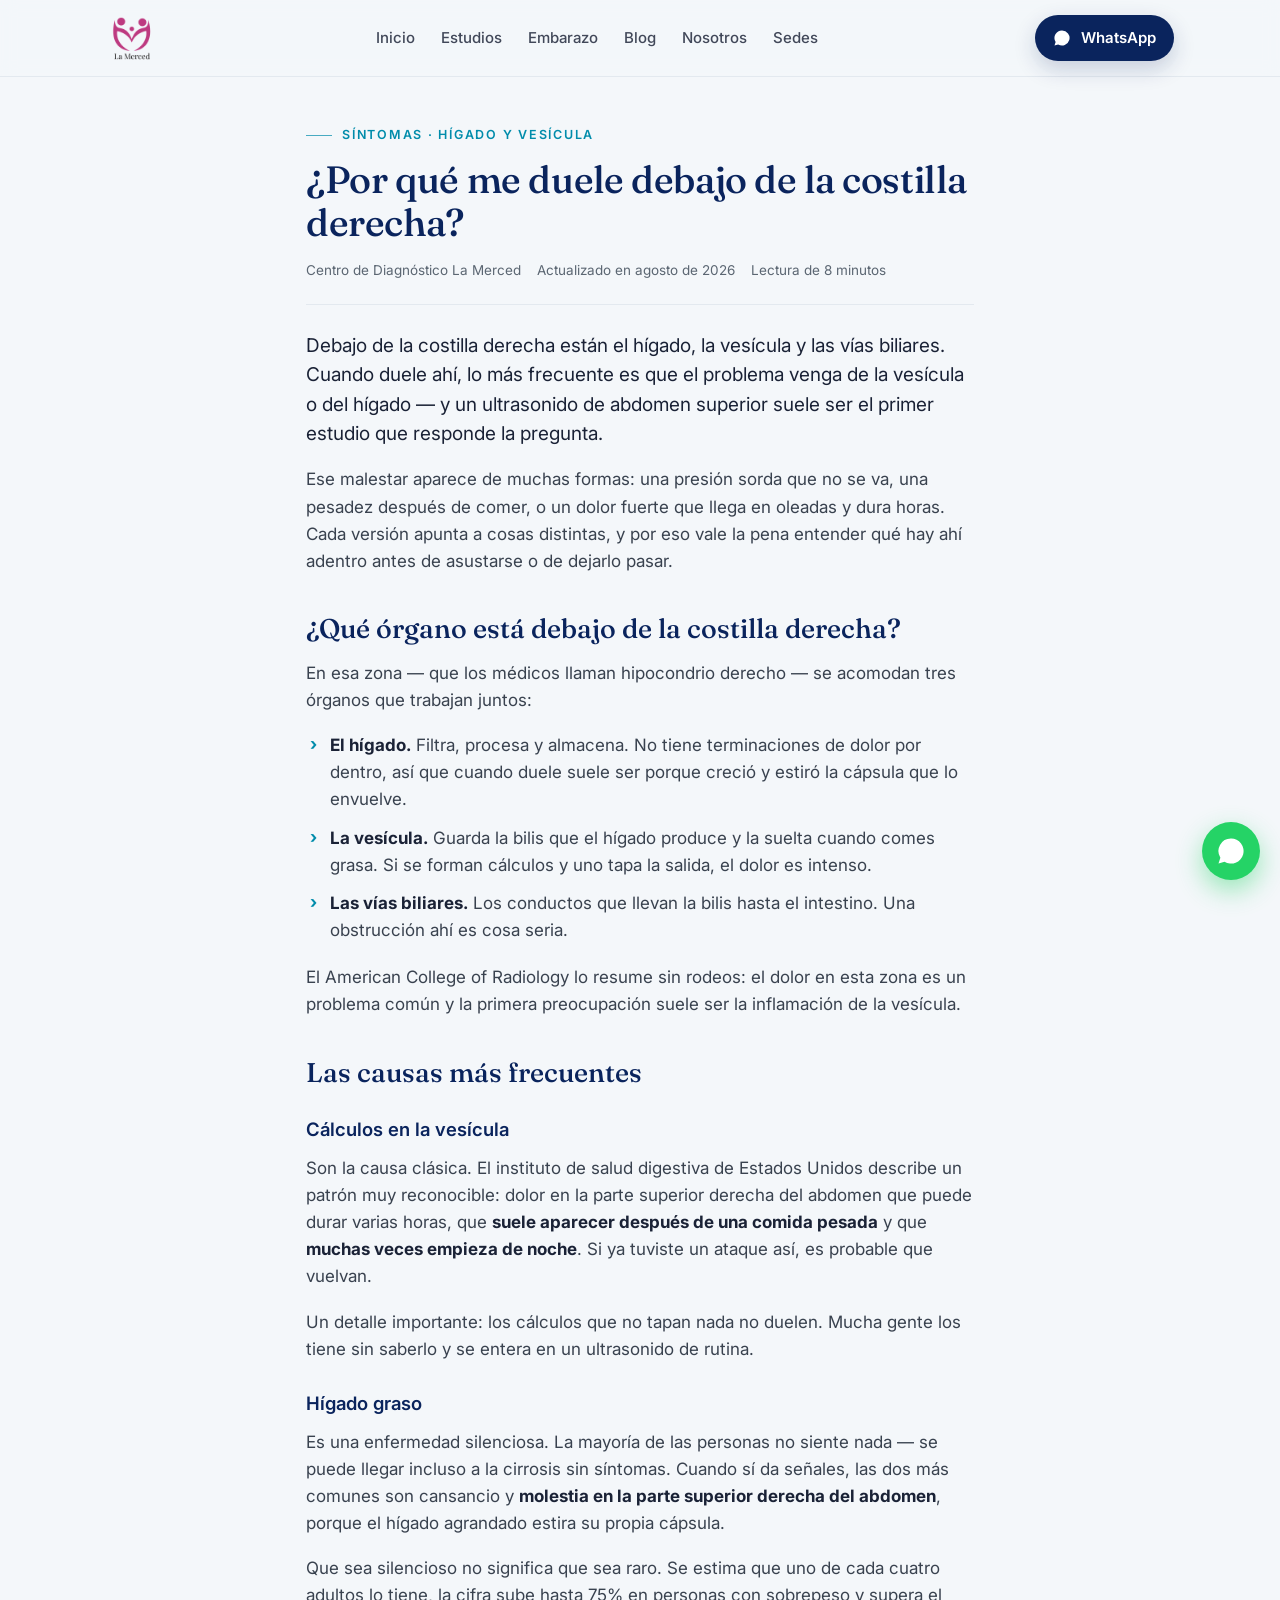
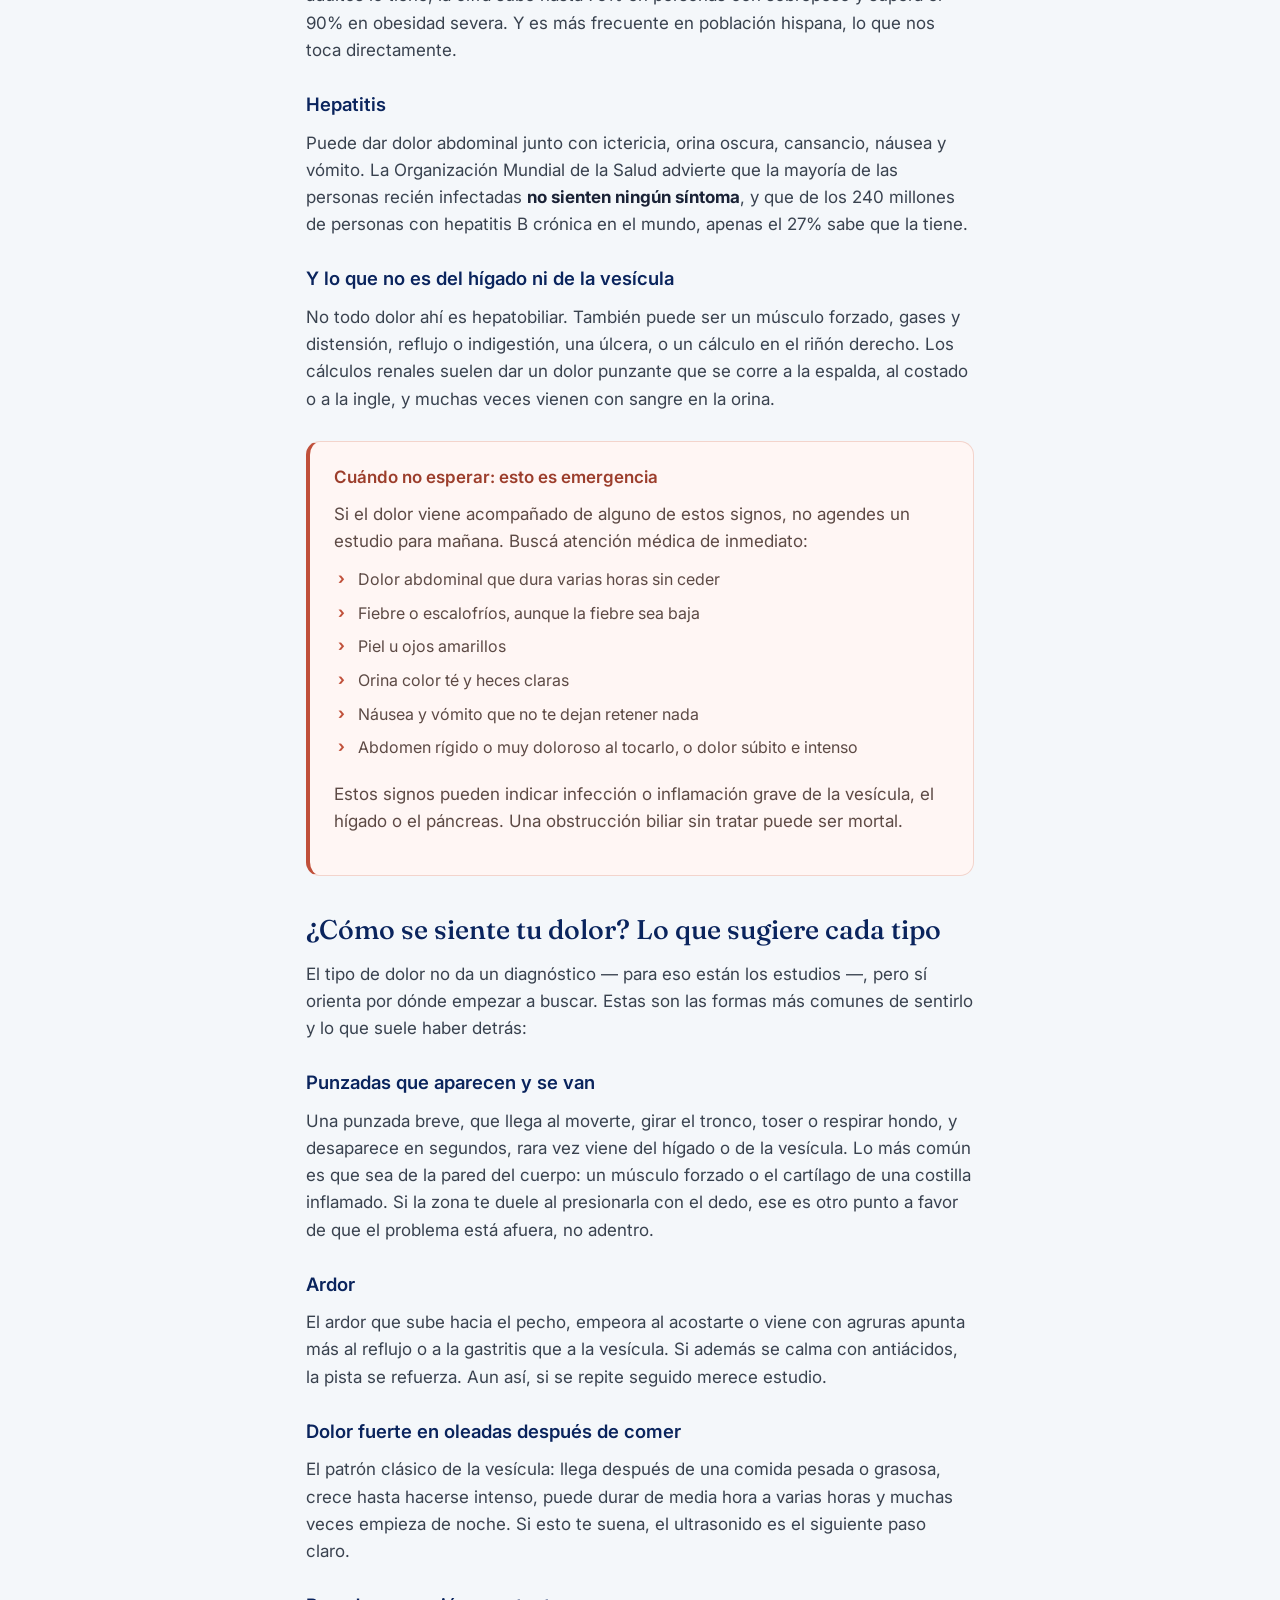
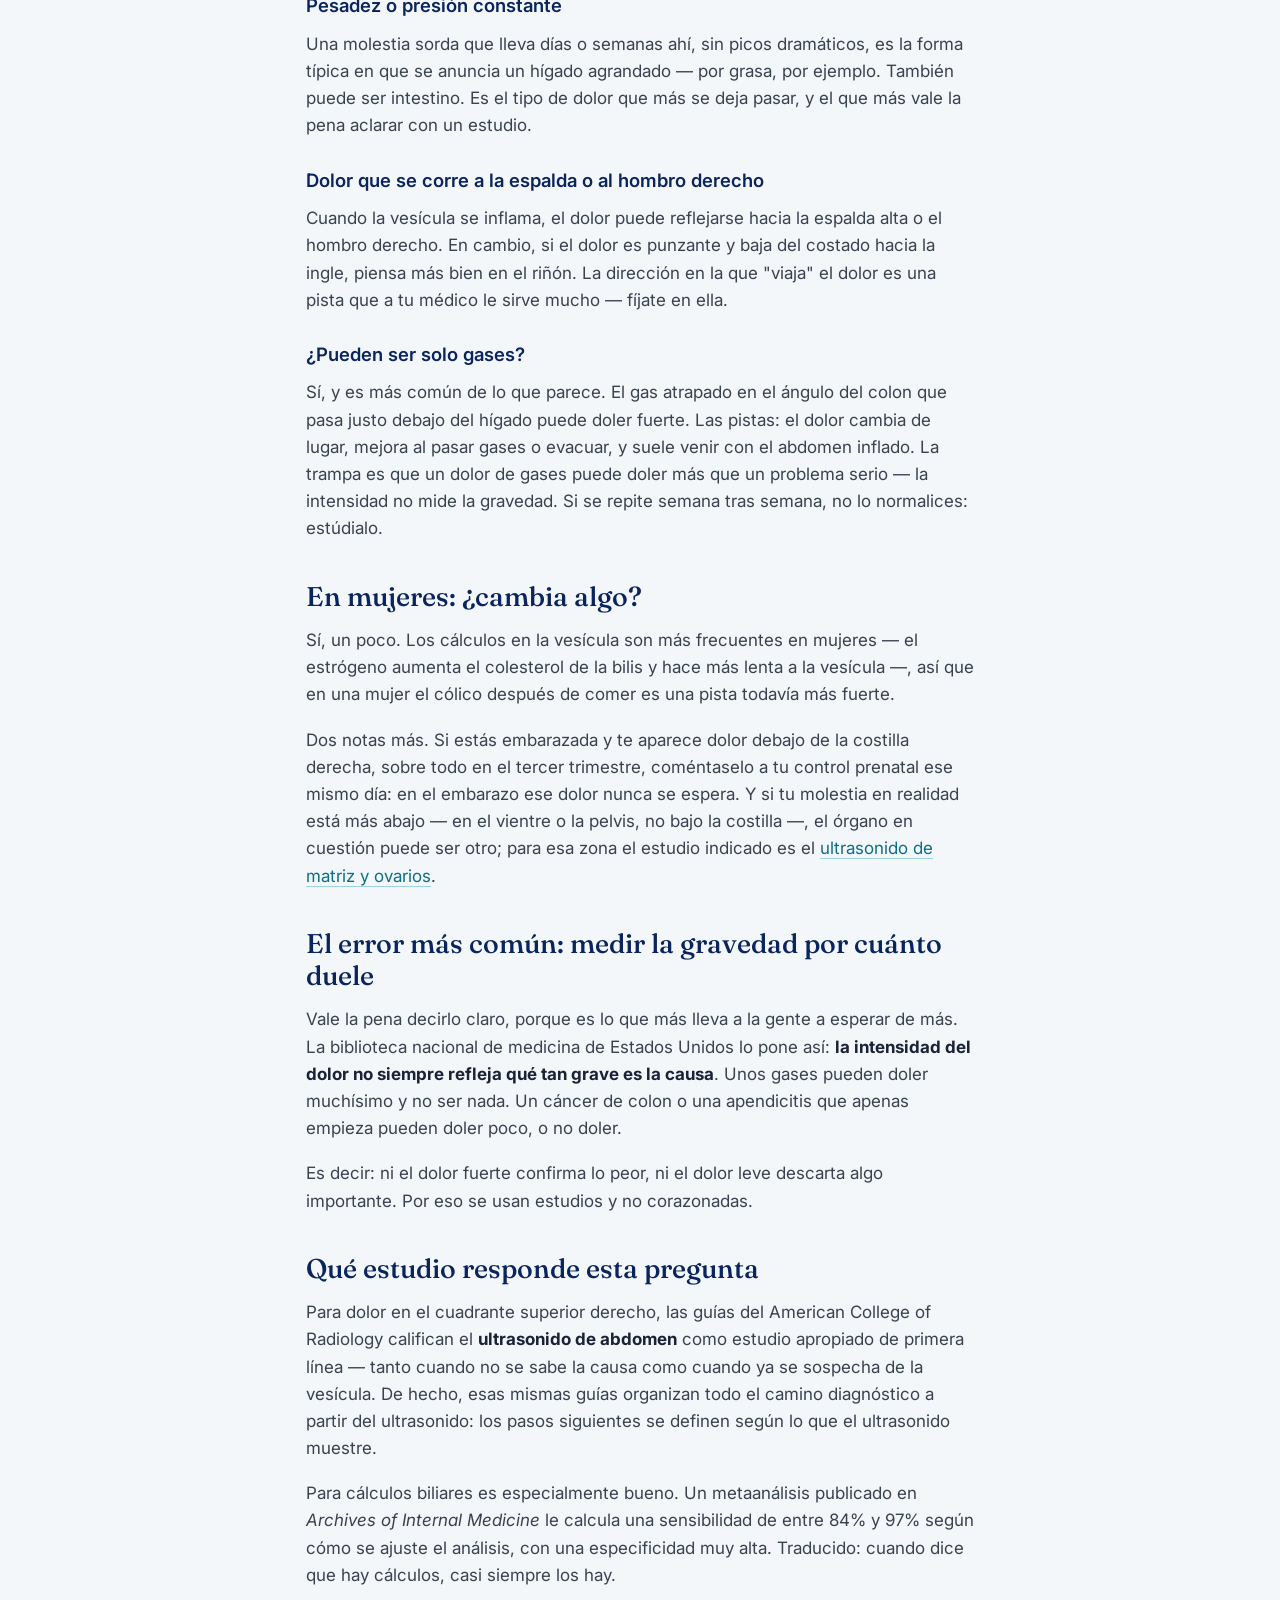
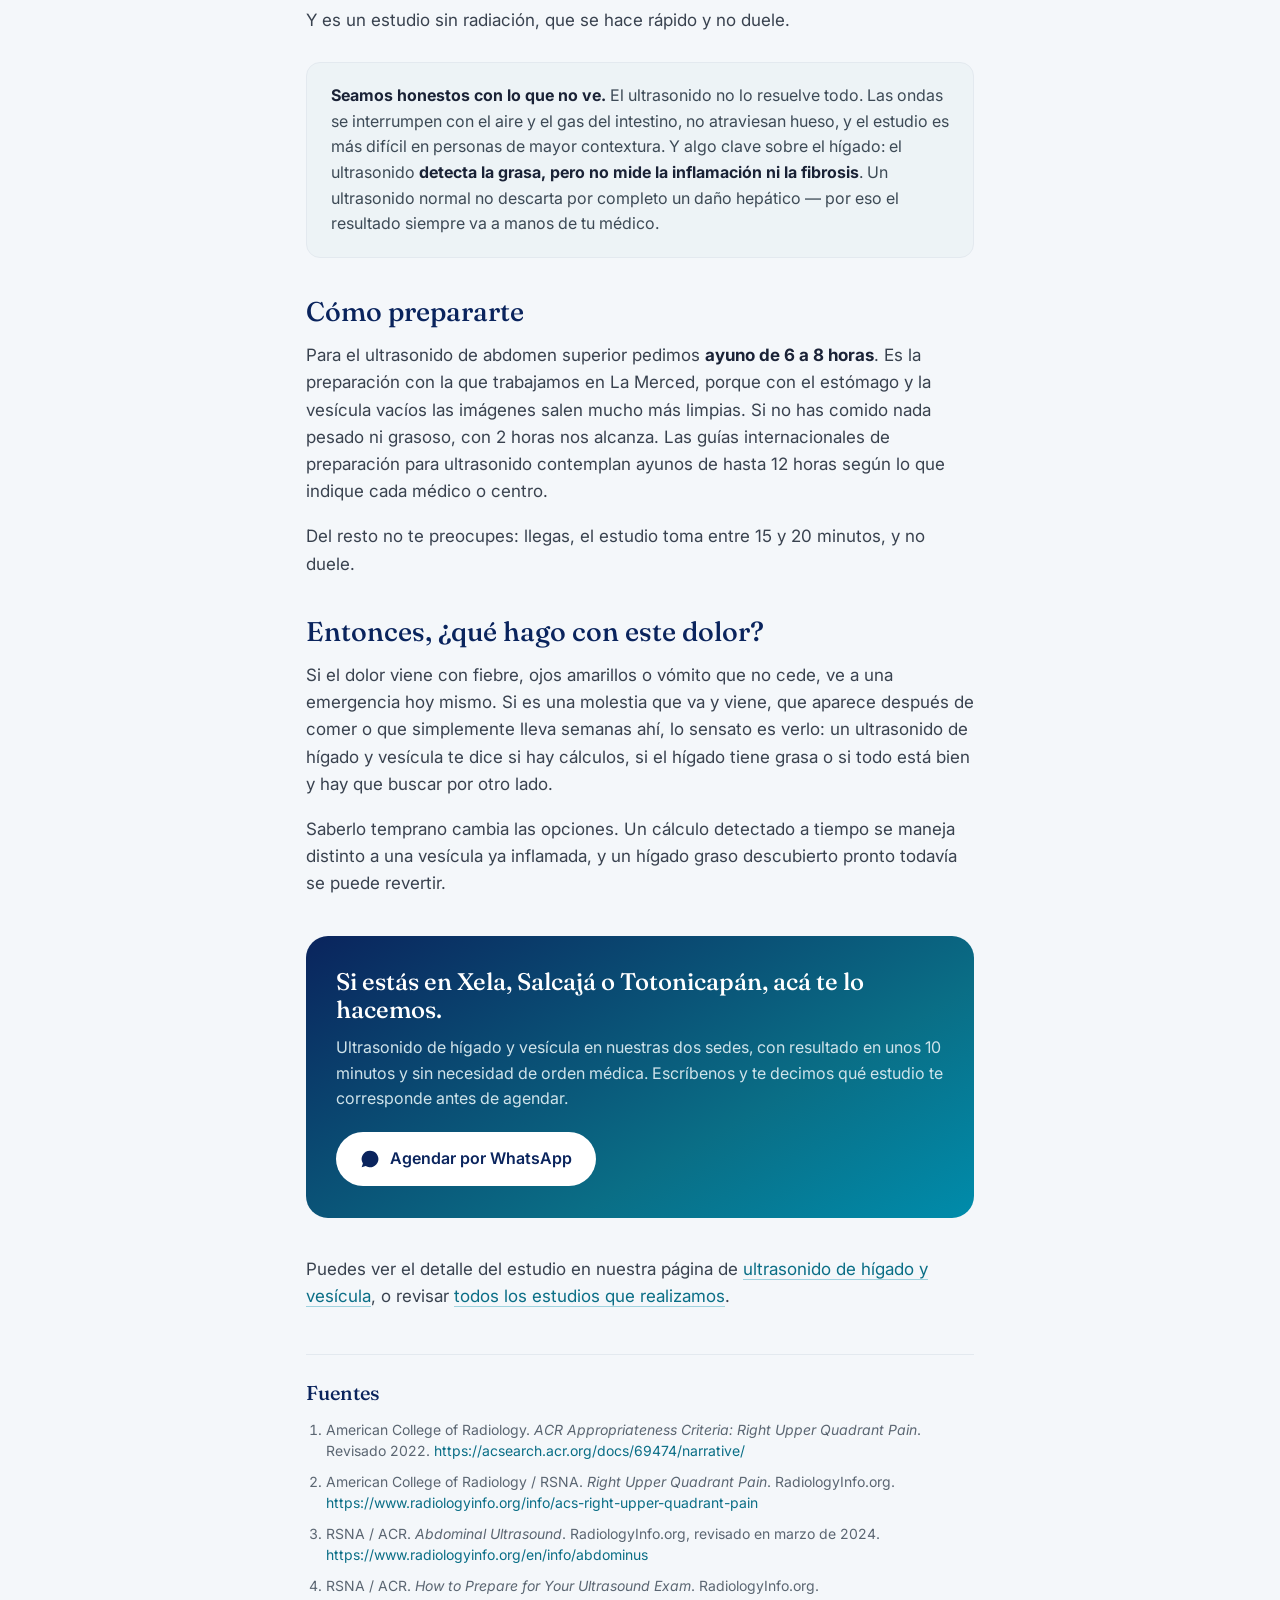
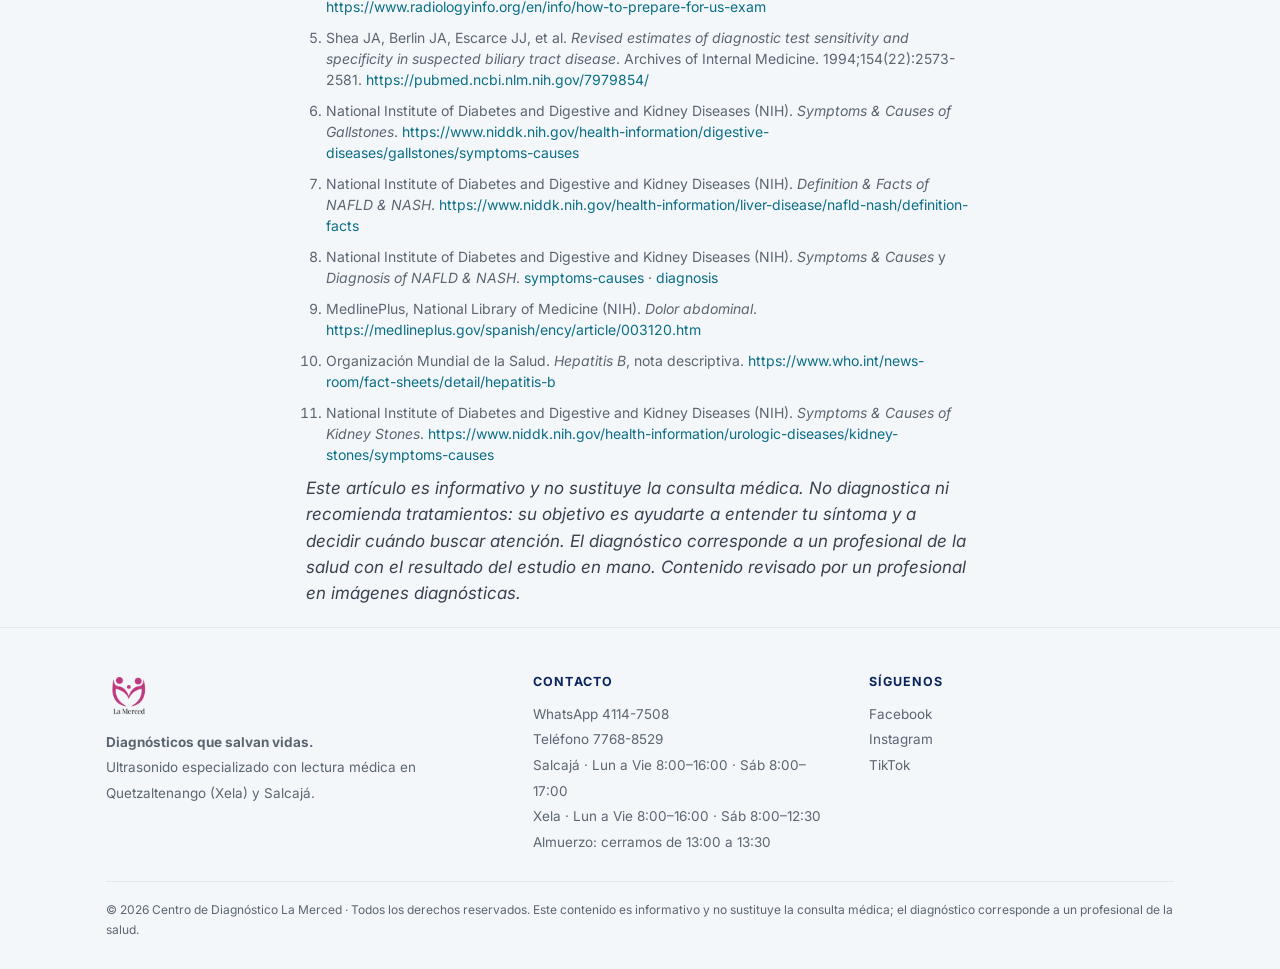
<file: blog/dolor-debajo-de-la-costilla-derecha/index.html>
<!DOCTYPE html>
<html lang="es-GT">
<head>
<!-- Google Analytics 4 (5-oct-2026): mide visitas y de dónde llegan (Google, Meta, ChatGPT…). ID de la propiedad lamercedgt.com -->
<script async src="https://www.googletagmanager.com/gtag/js?id=G-4763NFWBQ5"></script>
<script>
  window.dataLayer = window.dataLayer || [];
  function gtag(){dataLayer.push(arguments);}
  gtag('js', new Date());
  gtag('config', 'G-4763NFWBQ5');
  document.addEventListener('click',function(e){var a=e.target.closest&&e.target.closest('a[href*="wa.me"]');if(a)gtag('event','clic_whatsapp',{pagina:location.pathname});},true);/* 7-oct-2026: evento clave clic_whatsapp */
</script>
<meta charset="UTF-8">
<meta name="viewport" content="width=device-width, initial-scale=1.0">
<title>¿Por qué me duele debajo de la costilla derecha? | La Merced</title>
<meta name="description" content="Debajo de la costilla derecha están el hígado, la vesícula y las vías biliares. Punzadas, ardor, gases o dolor después de comer: causas, señales de alarma y qué estudio lo responde. Ultrasonido en Xela y Salcajá.">
<link rel="canonical" href="https://lamercedgt.com/blog/dolor-debajo-de-la-costilla-derecha/">
<meta name="robots" content="index,follow">
<meta property="og:type" content="article">
<meta property="og:title" content="¿Por qué me duele debajo de la costilla derecha?">
<meta property="og:description" content="Debajo de la costilla derecha están el hígado, la vesícula y las vías biliares. Punzadas, ardor, gases o dolor después de comer: causas, señales de alarma y qué estudio lo responde. Ultrasonido en Xela y Salcajá.">
<meta property="og:url" content="https://lamercedgt.com/blog/dolor-debajo-de-la-costilla-derecha/">
<meta name="geo.region" content="GT-QZ">
<meta name="geo.placename" content="Quetzaltenango, Salcajá, Totonicapán">
<link rel="preconnect" href="https://fonts.googleapis.com"><link rel="preconnect" href="https://fonts.gstatic.com" crossorigin>
<link href="https://fonts.googleapis.com/css2?family=Fraunces:opsz,wght@9..144,400;9..144,500;9..144,600&family=Inter:wght@400;500;600&display=swap" rel="stylesheet">
<link rel="stylesheet" href="/css/styles.css">
<script type="application/ld+json">{"@context": "https://schema.org", "@type": "MedicalWebPage", "headline": "¿Por qué me duele debajo de la costilla derecha?", "description": "Debajo de la costilla derecha están el hígado, la vesícula y las vías biliares. Punzadas, ardor, gases o dolor después de comer: causas, señales de alarma y qué estudio lo responde. Ultrasonido en Xela y Salcajá.", "inLanguage": "es-GT", "url": "https://lamercedgt.com/blog/dolor-debajo-de-la-costilla-derecha/", "datePublished": "2026-08-18", "dateModified": "2026-08-31", "publisher": {"@type": "MedicalOrganization", "name": "Centro de Diagnóstico La Merced", "url": "https://lamercedgt.com/", "logo": "https://lamercedgt.com/assets/logo-lamerced.png", "areaServed": ["Quetzaltenango", "Salcajá", "Totonicapán"]}, "author": {"@type": "MedicalOrganization", "name": "Centro de Diagnóstico La Merced"}, "about": {"@type": "MedicalSignOrSymptom", "name": "Dolor en hipocondrio derecho"}, "mainEntityOfPage": "https://lamercedgt.com/blog/dolor-debajo-de-la-costilla-derecha/"}</script>
<script type="application/ld+json">{"@context": "https://schema.org", "@type": "FAQPage", "mainEntity": [{"@type": "Question", "name": "¿Por qué me duele debajo de la costilla derecha?", "acceptedAnswer": {"@type": "Answer", "text": "En esa zona están el hígado, la vesícula y las vías biliares. Las causas más frecuentes son cálculos en la vesícula e hígado graso, aunque también puede deberse a un músculo forzado, gases, reflujo o un cálculo en el riñón derecho. Un ultrasonido de abdomen superior suele ser el primer estudio para saberlo."}}, {"@type": "Question", "name": "¿Cuándo es una emergencia el dolor debajo de la costilla derecha?", "acceptedAnswer": {"@type": "Answer", "text": "Cuando el dolor dura varias horas sin ceder o viene con fiebre o escalofríos, piel u ojos amarillos, orina color té y heces claras, vómito que no permite retener nada, o abdomen rígido y muy doloroso al tocarlo. En esos casos hay que buscar atención médica de inmediato."}}, {"@type": "Question", "name": "¿Necesito ayuno para el ultrasonido de hígado y vesícula?", "acceptedAnswer": {"@type": "Answer", "text": "En La Merced pedimos un ayuno de 6 a 8 horas para el ultrasonido de abdomen superior. Si no has comido nada pesado ni grasoso, con 2 horas es suficiente."}}, {"@type": "Question", "name": "¿El ultrasonido detecta el hígado graso?", "acceptedAnswer": {"@type": "Answer", "text": "Sí, el ultrasonido detecta la grasa en el hígado. Lo que no puede hacer es medir la inflamación ni la fibrosis, por lo que un resultado normal no descarta por completo un daño hepático y siempre debe interpretarlo un médico."}},{"@type": "Question", "name": "¿El dolor debajo de la costilla derecha pueden ser gases?", "acceptedAnswer": {"@type": "Answer", "text": "Sí. El gas atrapado en el colon puede doler fuerte justo debajo del hígado. Las pistas: el dolor cambia de lugar, mejora al pasar gases o evacuar y suele venir con el abdomen inflado. Si se repite con frecuencia, conviene estudiarlo con un ultrasonido."}},{"@type": "Question", "name": "¿Por qué siento punzadas debajo de la costilla derecha?", "acceptedAnswer": {"@type": "Answer", "text": "Una punzada breve que aparece al moverse, toser o respirar hondo y desaparece en segundos suele venir de la pared del cuerpo — un músculo forzado o el cartílago de la costilla inflamado — y no del hígado ni de la vesícula. Si la zona duele al presionarla con el dedo, es otra señal de eso."}},{"@type": "Question", "name": "¿Y si estoy embarazada y me duele debajo de la costilla derecha?", "acceptedAnswer": {"@type": "Answer", "text": "Coméntaselo a tu control prenatal el mismo día, sobre todo en el tercer trimestre. En el embarazo, el dolor debajo de la costilla derecha siempre debe evaluarse pronto."}}]}</script>
</head>
<body>

<header><div class="wrap"><div class="row">
  <a href="/"><img class="logo" src="/assets/logo-lamerced.png" alt="Centro de Diagnóstico La Merced"></a>
  <nav class="main">
    <a href="/">Inicio</a>
    <a href="/estudios">Estudios</a>
    <a href="/embarazo">Embarazo</a>
    <a href="/blog/">Blog</a>
    <a href="/nosotros">Nosotros</a>
    <a href="/sedes">Sedes</a>
  </nav>
  <div class="navcta">
    <a class="cta sm" data-wa data-msg="Hola 👋 Leí el artículo sobre el dolor debajo de la costilla derecha y quiero orientación.">
      <svg width="18" height="18" viewBox="0 0 24 24" fill="#fff"><path d="M12 2a10 10 0 0 0-8.5 15.3L2 22l4.8-1.5A10 10 0 1 0 12 2z"/></svg>WhatsApp</a>
    <button class="burger" aria-label="Menú"><span></span><span></span><span></span></button>
  </div>
</div></div></header>

<article><div class="article" style="padding-top:44px">

<span class="kick">Síntomas · Hígado y vesícula</span>
<h1>¿Por qué me duele debajo de la costilla derecha?</h1>
<div class="meta"><span>Centro de Diagnóstico La Merced</span><span>Actualizado en agosto de 2026</span><span>Lectura de 8 minutos</span></div>

<p class="lead">Debajo de la costilla derecha están el hígado, la vesícula y las vías biliares. Cuando duele ahí, lo más frecuente es que el problema venga de la vesícula o del hígado — y un ultrasonido de abdomen superior suele ser el primer estudio que responde la pregunta.</p>

<p>Ese malestar aparece de muchas formas: una presión sorda que no se va, una pesadez después de comer, o un dolor fuerte que llega en oleadas y dura horas. Cada versión apunta a cosas distintas, y por eso vale la pena entender qué hay ahí adentro antes de asustarse o de dejarlo pasar.</p>

<h2>¿Qué órgano está debajo de la costilla derecha?</h2>
<p>En esa zona — que los médicos llaman hipocondrio derecho — se acomodan tres órganos que trabajan juntos:</p>
<ul>
  <li><strong>El hígado.</strong> Filtra, procesa y almacena. No tiene terminaciones de dolor por dentro, así que cuando duele suele ser porque creció y estiró la cápsula que lo envuelve.</li>
  <li><strong>La vesícula.</strong> Guarda la bilis que el hígado produce y la suelta cuando comes grasa. Si se forman cálculos y uno tapa la salida, el dolor es intenso.</li>
  <li><strong>Las vías biliares.</strong> Los conductos que llevan la bilis hasta el intestino. Una obstrucción ahí es cosa seria.</li>
</ul>
<p>El American College of Radiology lo resume sin rodeos: el dolor en esta zona es un problema común y la primera preocupación suele ser la inflamación de la vesícula.</p>

<h2>Las causas más frecuentes</h2>

<h3>Cálculos en la vesícula</h3>
<p>Son la causa clásica. El instituto de salud digestiva de Estados Unidos describe un patrón muy reconocible: dolor en la parte superior derecha del abdomen que puede durar varias horas, que <strong>suele aparecer después de una comida pesada</strong> y que <strong>muchas veces empieza de noche</strong>. Si ya tuviste un ataque así, es probable que vuelvan.</p>
<p>Un detalle importante: los cálculos que no tapan nada no duelen. Mucha gente los tiene sin saberlo y se entera en un ultrasonido de rutina.</p>

<h3>Hígado graso</h3>
<p>Es una enfermedad silenciosa. La mayoría de las personas no siente nada — se puede llegar incluso a la cirrosis sin síntomas. Cuando sí da señales, las dos más comunes son cansancio y <strong>molestia en la parte superior derecha del abdomen</strong>, porque el hígado agrandado estira su propia cápsula.</p>
<p>Que sea silencioso no significa que sea raro. Se estima que uno de cada cuatro adultos lo tiene, la cifra sube hasta 75% en personas con sobrepeso y supera el 90% en obesidad severa. Y es más frecuente en población hispana, lo que nos toca directamente.</p>

<h3>Hepatitis</h3>
<p>Puede dar dolor abdominal junto con ictericia, orina oscura, cansancio, náusea y vómito. La Organización Mundial de la Salud advierte que la mayoría de las personas recién infectadas <strong>no sienten ningún síntoma</strong>, y que de los 240 millones de personas con hepatitis B crónica en el mundo, apenas el 27% sabe que la tiene.</p>

<h3>Y lo que no es del hígado ni de la vesícula</h3>
<p>No todo dolor ahí es hepatobiliar. También puede ser un músculo forzado, gases y distensión, reflujo o indigestión, una úlcera, o un cálculo en el riñón derecho. Los cálculos renales suelen dar un dolor punzante que se corre a la espalda, al costado o a la ingle, y muchas veces vienen con sangre en la orina.</p>

<div class="alerta">
  <h3>Cuándo no esperar: esto es emergencia</h3>
  <p style="margin-bottom:12px;color:#5d4a45">Si el dolor viene acompañado de alguno de estos signos, no agendes un estudio para mañana. Buscá atención médica de inmediato:</p>
  <ul>
    <li>Dolor abdominal que dura varias horas sin ceder</li>
    <li>Fiebre o escalofríos, aunque la fiebre sea baja</li>
    <li>Piel u ojos amarillos</li>
    <li>Orina color té y heces claras</li>
    <li>Náusea y vómito que no te dejan retener nada</li>
    <li>Abdomen rígido o muy doloroso al tocarlo, o dolor súbito e intenso</li>
  </ul>
  <p style="margin-top:12px;color:#5d4a45">Estos signos pueden indicar infección o inflamación grave de la vesícula, el hígado o el páncreas. Una obstrucción biliar sin tratar puede ser mortal.</p>
</div>

<h2>¿Cómo se siente tu dolor? Lo que sugiere cada tipo</h2>
<p>El tipo de dolor no da un diagnóstico — para eso están los estudios —, pero sí orienta por dónde empezar a buscar. Estas son las formas más comunes de sentirlo y lo que suele haber detrás:</p>

<h3>Punzadas que aparecen y se van</h3>
<p>Una punzada breve, que llega al moverte, girar el tronco, toser o respirar hondo, y desaparece en segundos, rara vez viene del hígado o de la vesícula. Lo más común es que sea de la pared del cuerpo: un músculo forzado o el cartílago de una costilla inflamado. Si la zona te duele al presionarla con el dedo, ese es otro punto a favor de que el problema está afuera, no adentro.</p>

<h3>Ardor</h3>
<p>El ardor que sube hacia el pecho, empeora al acostarte o viene con agruras apunta más al reflujo o a la gastritis que a la vesícula. Si además se calma con antiácidos, la pista se refuerza. Aun así, si se repite seguido merece estudio.</p>

<h3>Dolor fuerte en oleadas después de comer</h3>
<p>El patrón clásico de la vesícula: llega después de una comida pesada o grasosa, crece hasta hacerse intenso, puede durar de media hora a varias horas y muchas veces empieza de noche. Si esto te suena, el ultrasonido es el siguiente paso claro.</p>

<h3>Pesadez o presión constante</h3>
<p>Una molestia sorda que lleva días o semanas ahí, sin picos dramáticos, es la forma típica en que se anuncia un hígado agrandado — por grasa, por ejemplo. También puede ser intestino. Es el tipo de dolor que más se deja pasar, y el que más vale la pena aclarar con un estudio.</p>

<h3>Dolor que se corre a la espalda o al hombro derecho</h3>
<p>Cuando la vesícula se inflama, el dolor puede reflejarse hacia la espalda alta o el hombro derecho. En cambio, si el dolor es punzante y baja del costado hacia la ingle, piensa más bien en el riñón. La dirección en la que "viaja" el dolor es una pista que a tu médico le sirve mucho — fíjate en ella.</p>

<h3>¿Pueden ser solo gases?</h3>
<p>Sí, y es más común de lo que parece. El gas atrapado en el ángulo del colon que pasa justo debajo del hígado puede doler fuerte. Las pistas: el dolor cambia de lugar, mejora al pasar gases o evacuar, y suele venir con el abdomen inflado. La trampa es que un dolor de gases puede doler más que un problema serio — la intensidad no mide la gravedad. Si se repite semana tras semana, no lo normalices: estúdialo.</p>

<h2>En mujeres: ¿cambia algo?</h2>
<p>Sí, un poco. Los cálculos en la vesícula son más frecuentes en mujeres — el estrógeno aumenta el colesterol de la bilis y hace más lenta a la vesícula —, así que en una mujer el cólico después de comer es una pista todavía más fuerte.</p>
<p>Dos notas más. Si estás embarazada y te aparece dolor debajo de la costilla derecha, sobre todo en el tercer trimestre, coméntaselo a tu control prenatal ese mismo día: en el embarazo ese dolor nunca se espera. Y si tu molestia en realidad está más abajo — en el vientre o la pelvis, no bajo la costilla —, el órgano en cuestión puede ser otro; para esa zona el estudio indicado es el <a class="inline" href="/ultrasonido-matriz-ovarios/">ultrasonido de matriz y ovarios</a>.</p>

<h2>El error más común: medir la gravedad por cuánto duele</h2>
<p>Vale la pena decirlo claro, porque es lo que más lleva a la gente a esperar de más. La biblioteca nacional de medicina de Estados Unidos lo pone así: <strong>la intensidad del dolor no siempre refleja qué tan grave es la causa</strong>. Unos gases pueden doler muchísimo y no ser nada. Un cáncer de colon o una apendicitis que apenas empieza pueden doler poco, o no doler.</p>
<p>Es decir: ni el dolor fuerte confirma lo peor, ni el dolor leve descarta algo importante. Por eso se usan estudios y no corazonadas.</p>

<h2>Qué estudio responde esta pregunta</h2>
<p>Para dolor en el cuadrante superior derecho, las guías del American College of Radiology califican el <strong>ultrasonido de abdomen</strong> como estudio apropiado de primera línea — tanto cuando no se sabe la causa como cuando ya se sospecha de la vesícula. De hecho, esas mismas guías organizan todo el camino diagnóstico a partir del ultrasonido: los pasos siguientes se definen según lo que el ultrasonido muestre.</p>
<p>Para cálculos biliares es especialmente bueno. Un metaanálisis publicado en <em>Archives of Internal Medicine</em> le calcula una sensibilidad de entre 84% y 97% según cómo se ajuste el análisis, con una especificidad muy alta. Traducido: cuando dice que hay cálculos, casi siempre los hay.</p>
<p>Y es un estudio sin radiación, que se hace rápido y no duele.</p>

<div class="nota">
  <p><strong>Seamos honestos con lo que no ve.</strong> El ultrasonido no lo resuelve todo. Las ondas se interrumpen con el aire y el gas del intestino, no atraviesan hueso, y el estudio es más difícil en personas de mayor contextura. Y algo clave sobre el hígado: el ultrasonido <strong>detecta la grasa, pero no mide la inflamación ni la fibrosis</strong>. Un ultrasonido normal no descarta por completo un daño hepático — por eso el resultado siempre va a manos de tu médico.</p>
</div>

<h2>Cómo prepararte</h2>
<p>Para el ultrasonido de abdomen superior pedimos <strong>ayuno de 6 a 8 horas</strong>. Es la preparación con la que trabajamos en La Merced, porque con el estómago y la vesícula vacíos las imágenes salen mucho más limpias. Si no has comido nada pesado ni grasoso, con 2 horas nos alcanza. Las guías internacionales de preparación para ultrasonido contemplan ayunos de hasta 12 horas según lo que indique cada médico o centro.</p>
<p>Del resto no te preocupes: llegas, el estudio toma entre 15 y 20 minutos, y no duele.</p>

<h2>Entonces, ¿qué hago con este dolor?</h2>
<p>Si el dolor viene con fiebre, ojos amarillos o vómito que no cede, ve a una emergencia hoy mismo. Si es una molestia que va y viene, que aparece después de comer o que simplemente lleva semanas ahí, lo sensato es verlo: un ultrasonido de hígado y vesícula te dice si hay cálculos, si el hígado tiene grasa o si todo está bien y hay que buscar por otro lado.</p>
<p>Saberlo temprano cambia las opciones. Un cálculo detectado a tiempo se maneja distinto a una vesícula ya inflamada, y un hígado graso descubierto pronto todavía se puede revertir.</p>

<div class="ctabox">
  <h3>Si estás en Xela, Salcajá o Totonicapán, acá te lo hacemos.</h3>
  <p>Ultrasonido de hígado y vesícula en nuestras dos sedes, con resultado en unos 10 minutos y sin necesidad de orden médica. Escríbenos y te decimos qué estudio te corresponde antes de agendar.</p>
  <a class="cta" data-wa data-msg="Hola 👋 Leí el artículo sobre el dolor debajo de la costilla derecha y quiero orientación.">
    <svg width="20" height="20" viewBox="0 0 24 24" fill="#fff"><path d="M12 2a10 10 0 0 0-8.5 15.3L2 22l4.8-1.5A10 10 0 1 0 12 2z"/></svg>Agendar por WhatsApp</a>
</div>

<p>Puedes ver el detalle del estudio en nuestra página de <a class="inline" href="/ultrasonido-higado-vesicula/">ultrasonido de hígado y vesícula</a>, o revisar <a class="inline" href="/estudios">todos los estudios que realizamos</a>.</p>

<div class="refs">
<h2>Fuentes</h2>
<ol>
  <li>American College of Radiology. <em>ACR Appropriateness Criteria: Right Upper Quadrant Pain</em>. Revisado 2022. <a href="https://acsearch.acr.org/docs/69474/narrative/" target="_blank" rel="noopener nofollow">https://acsearch.acr.org/docs/69474/narrative/</a></li>
  <li>American College of Radiology / RSNA. <em>Right Upper Quadrant Pain</em>. RadiologyInfo.org. <a href="https://www.radiologyinfo.org/info/acs-right-upper-quadrant-pain" target="_blank" rel="noopener nofollow">https://www.radiologyinfo.org/info/acs-right-upper-quadrant-pain</a></li>
  <li>RSNA / ACR. <em>Abdominal Ultrasound</em>. RadiologyInfo.org, revisado en marzo de 2024. <a href="https://www.radiologyinfo.org/en/info/abdominus" target="_blank" rel="noopener nofollow">https://www.radiologyinfo.org/en/info/abdominus</a></li>
  <li>RSNA / ACR. <em>How to Prepare for Your Ultrasound Exam</em>. RadiologyInfo.org. <a href="https://www.radiologyinfo.org/en/info/how-to-prepare-for-us-exam" target="_blank" rel="noopener nofollow">https://www.radiologyinfo.org/en/info/how-to-prepare-for-us-exam</a></li>
  <li>Shea JA, Berlin JA, Escarce JJ, et al. <em>Revised estimates of diagnostic test sensitivity and specificity in suspected biliary tract disease</em>. Archives of Internal Medicine. 1994;154(22):2573-2581. <a href="https://pubmed.ncbi.nlm.nih.gov/7979854/" target="_blank" rel="noopener nofollow">https://pubmed.ncbi.nlm.nih.gov/7979854/</a></li>
  <li>National Institute of Diabetes and Digestive and Kidney Diseases (NIH). <em>Symptoms &amp; Causes of Gallstones</em>. <a href="https://www.niddk.nih.gov/health-information/digestive-diseases/gallstones/symptoms-causes" target="_blank" rel="noopener nofollow">https://www.niddk.nih.gov/health-information/digestive-diseases/gallstones/symptoms-causes</a></li>
  <li>National Institute of Diabetes and Digestive and Kidney Diseases (NIH). <em>Definition &amp; Facts of NAFLD &amp; NASH</em>. <a href="https://www.niddk.nih.gov/health-information/liver-disease/nafld-nash/definition-facts" target="_blank" rel="noopener nofollow">https://www.niddk.nih.gov/health-information/liver-disease/nafld-nash/definition-facts</a></li>
  <li>National Institute of Diabetes and Digestive and Kidney Diseases (NIH). <em>Symptoms &amp; Causes</em> y <em>Diagnosis of NAFLD &amp; NASH</em>. <a href="https://www.niddk.nih.gov/health-information/liver-disease/nafld-nash/symptoms-causes" target="_blank" rel="noopener nofollow">symptoms-causes</a> · <a href="https://www.niddk.nih.gov/health-information/liver-disease/nafld-nash/diagnosis" target="_blank" rel="noopener nofollow">diagnosis</a></li>
  <li>MedlinePlus, National Library of Medicine (NIH). <em>Dolor abdominal</em>. <a href="https://medlineplus.gov/spanish/ency/article/003120.htm" target="_blank" rel="noopener nofollow">https://medlineplus.gov/spanish/ency/article/003120.htm</a></li>
  <li>Organización Mundial de la Salud. <em>Hepatitis B</em>, nota descriptiva. <a href="https://www.who.int/news-room/fact-sheets/detail/hepatitis-b" target="_blank" rel="noopener nofollow">https://www.who.int/news-room/fact-sheets/detail/hepatitis-b</a></li>
  <li>National Institute of Diabetes and Digestive and Kidney Diseases (NIH). <em>Symptoms &amp; Causes of Kidney Stones</em>. <a href="https://www.niddk.nih.gov/health-information/urologic-diseases/kidney-stones/symptoms-causes" target="_blank" rel="noopener nofollow">https://www.niddk.nih.gov/health-information/urologic-diseases/kidney-stones/symptoms-causes</a></li>
</ol>
<p class="disc">Este artículo es informativo y no sustituye la consulta médica. No diagnostica ni recomienda tratamientos: su objetivo es ayudarte a entender tu síntoma y a decidir cuándo buscar atención. El diagnóstico corresponde a un profesional de la salud con el resultado del estudio en mano. Contenido revisado por un profesional en imágenes diagnósticas.</p>
</div>

</div></article>

<footer><div class="wrap">
  <div class="frow">
    <div><img src="/assets/logo-lamerced.png" alt="Centro de Diagnóstico La Merced"><p><strong>Diagnósticos que salvan vidas.</strong><br>Ultrasonido especializado con lectura médica en Quetzaltenango (Xela) y Salcajá.</p></div>
    <div><h4>Contacto</h4><p>WhatsApp <a data-wa data-msg="Hola 👋 Vengo del blog de La Merced.">4114-7508</a><br>Teléfono <a href="tel:+50277688529">7768-8529</a><br>Salcajá · Lun a Vie 8:00–16:00 · Sáb 8:00–17:00<br>Xela · Lun a Vie 8:00–16:00 · Sáb 8:00–12:30<br>Almuerzo: cerramos de 13:00 a 13:30</p></div>
    <div><h4>Síguenos</h4><p><a href="https://www.facebook.com/lamercedusg" target="_blank" rel="noopener">Facebook</a><br><a href="https://www.instagram.com/lamerceddiagnostico" target="_blank" rel="noopener">Instagram</a><br><a href="https://www.tiktok.com/@la.merced.usg" target="_blank" rel="noopener">TikTok</a></p></div>
  </div>
  <div class="foot-legal">© 2026 Centro de Diagnóstico La Merced · Todos los derechos reservados. Este contenido es informativo y no sustituye la consulta médica; el diagnóstico corresponde a un profesional de la salud.</div>
</div></footer>

<a class="fab" data-wa data-msg="Hola 👋 Leí el artículo sobre el dolor debajo de la costilla derecha y quiero orientación." aria-label="WhatsApp"><svg viewBox="0 0 24 24" fill="#fff"><path d="M12 2a10 10 0 0 0-8.5 15.3L2 22l4.8-1.5A10 10 0 1 0 12 2zm4.4 12c-.2-.1-1.4-.7-1.6-.8s-.4-.1-.5.1-.6.8-.8.9-.3.2-.5 0a6.5 6.5 0 0 1-1.9-1.2 7 7 0 0 1-1.3-1.6c-.1-.2 0-.4.1-.5l.4-.4.2-.4a.4.4 0 0 0 0-.4l-.7-1.8c-.2-.5-.4-.4-.5-.4h-.5a.9.9 0 0 0-.6.3 2.6 2.6 0 0 0-.8 1.9 4.5 4.5 0 0 0 1 2.4 10.3 10.3 0 0 0 4 3.5c1.4.6 1.7.5 2 .5s1.3-.5 1.5-1.1.2-1 .1-1.1z"/></svg></a>

<script src="/js/main.js" defer></script>
</body></html>
</file>
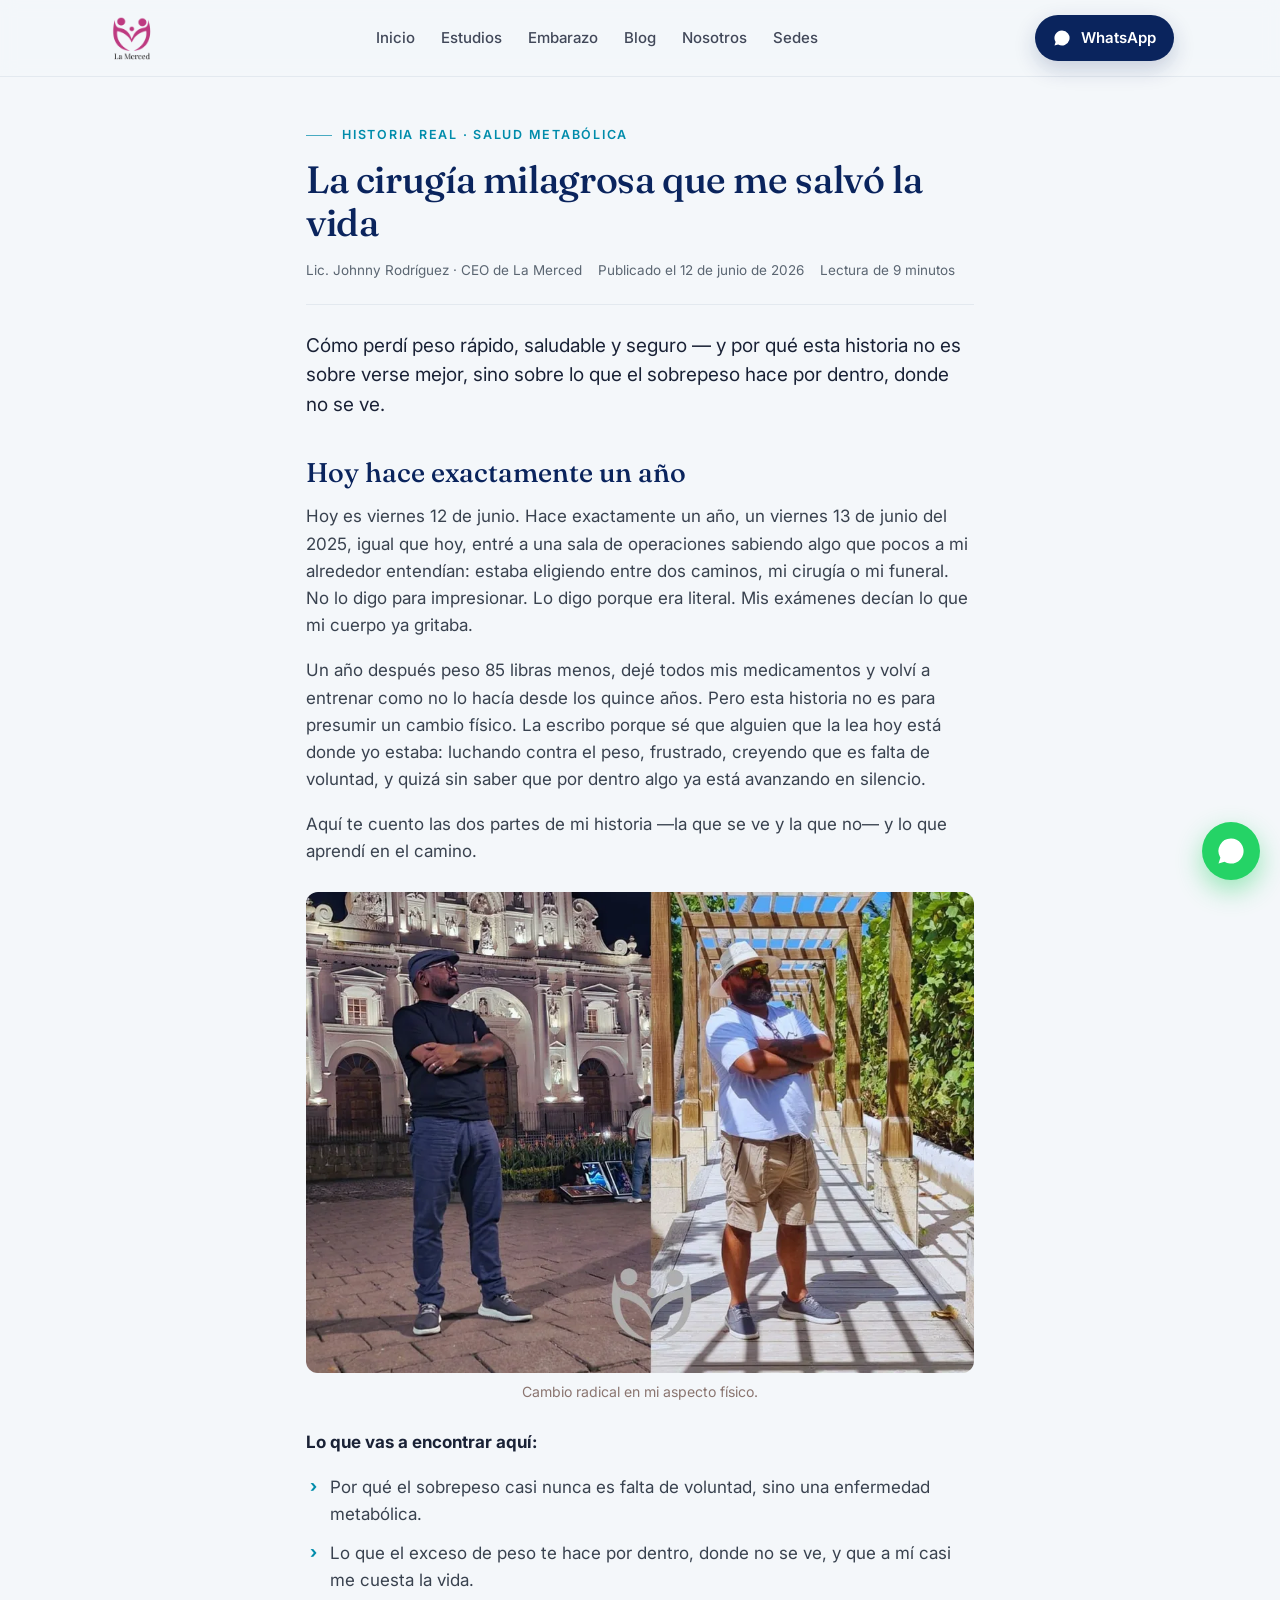
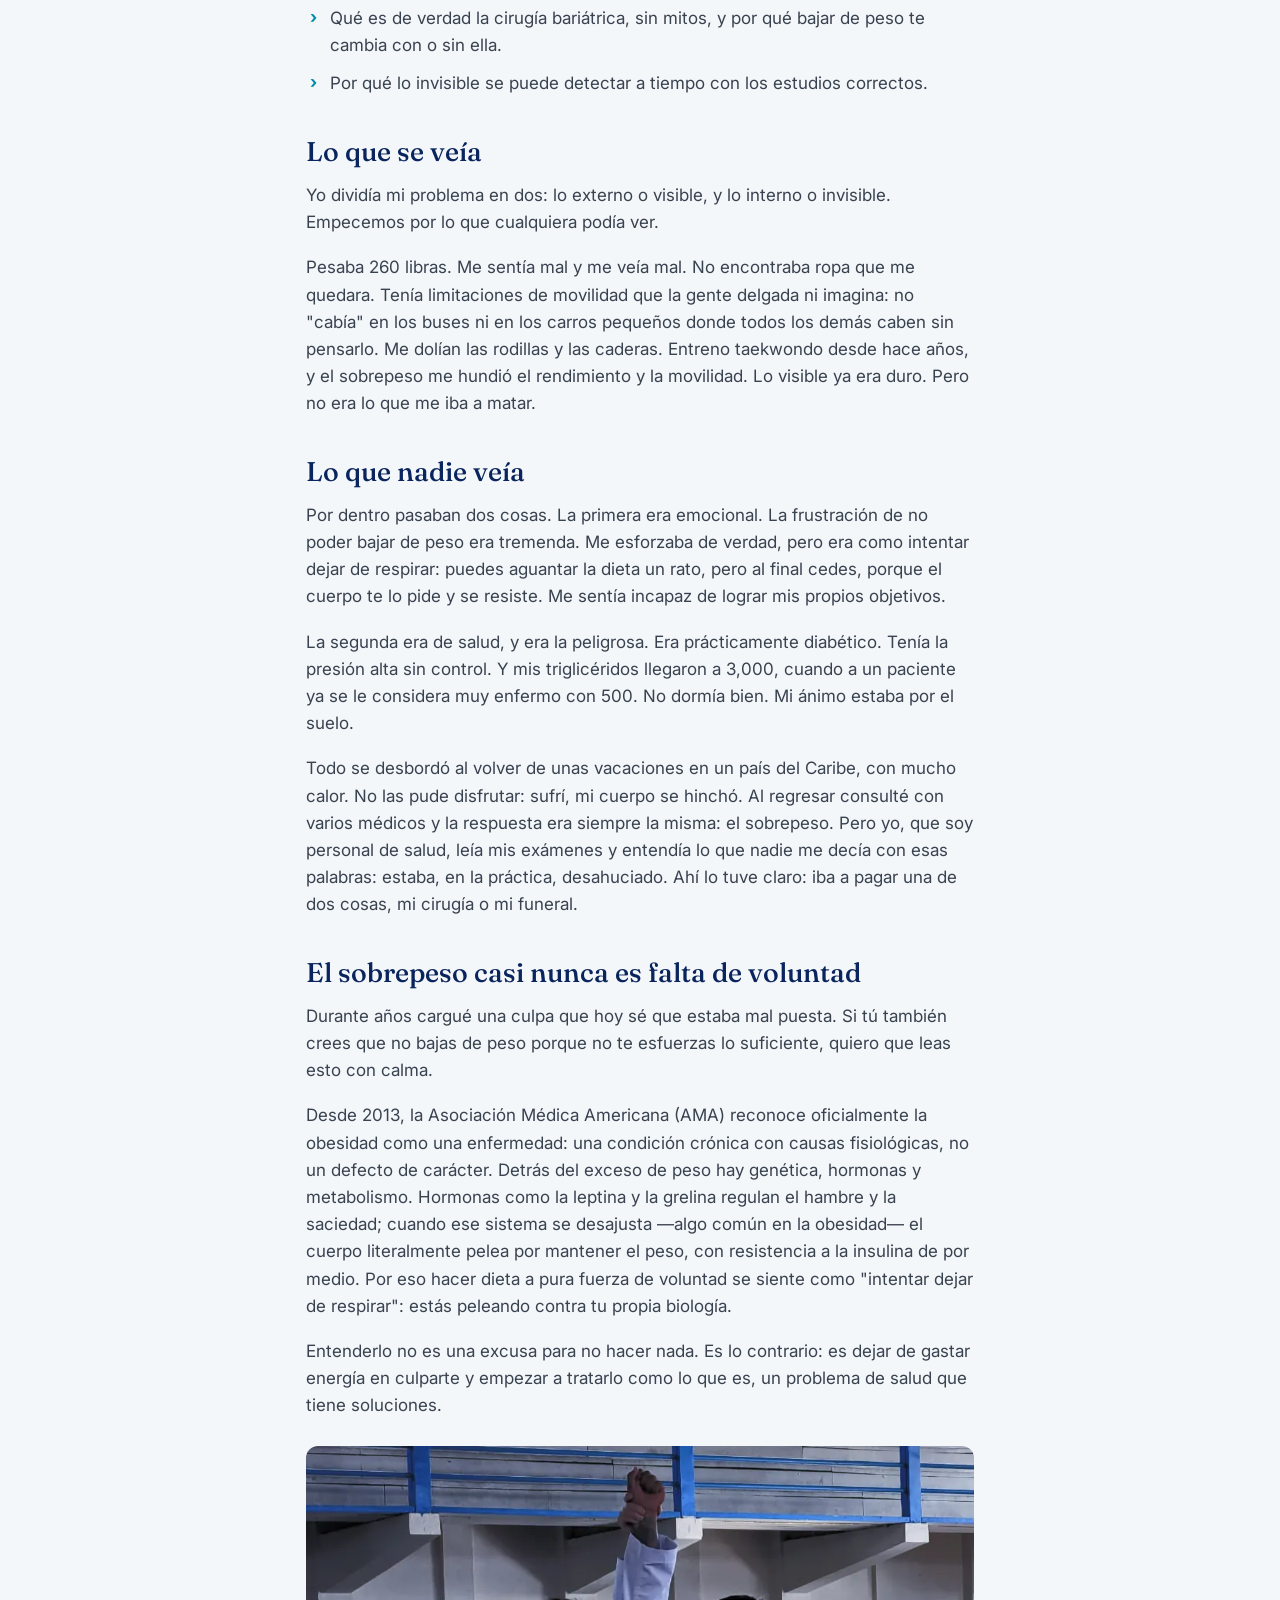
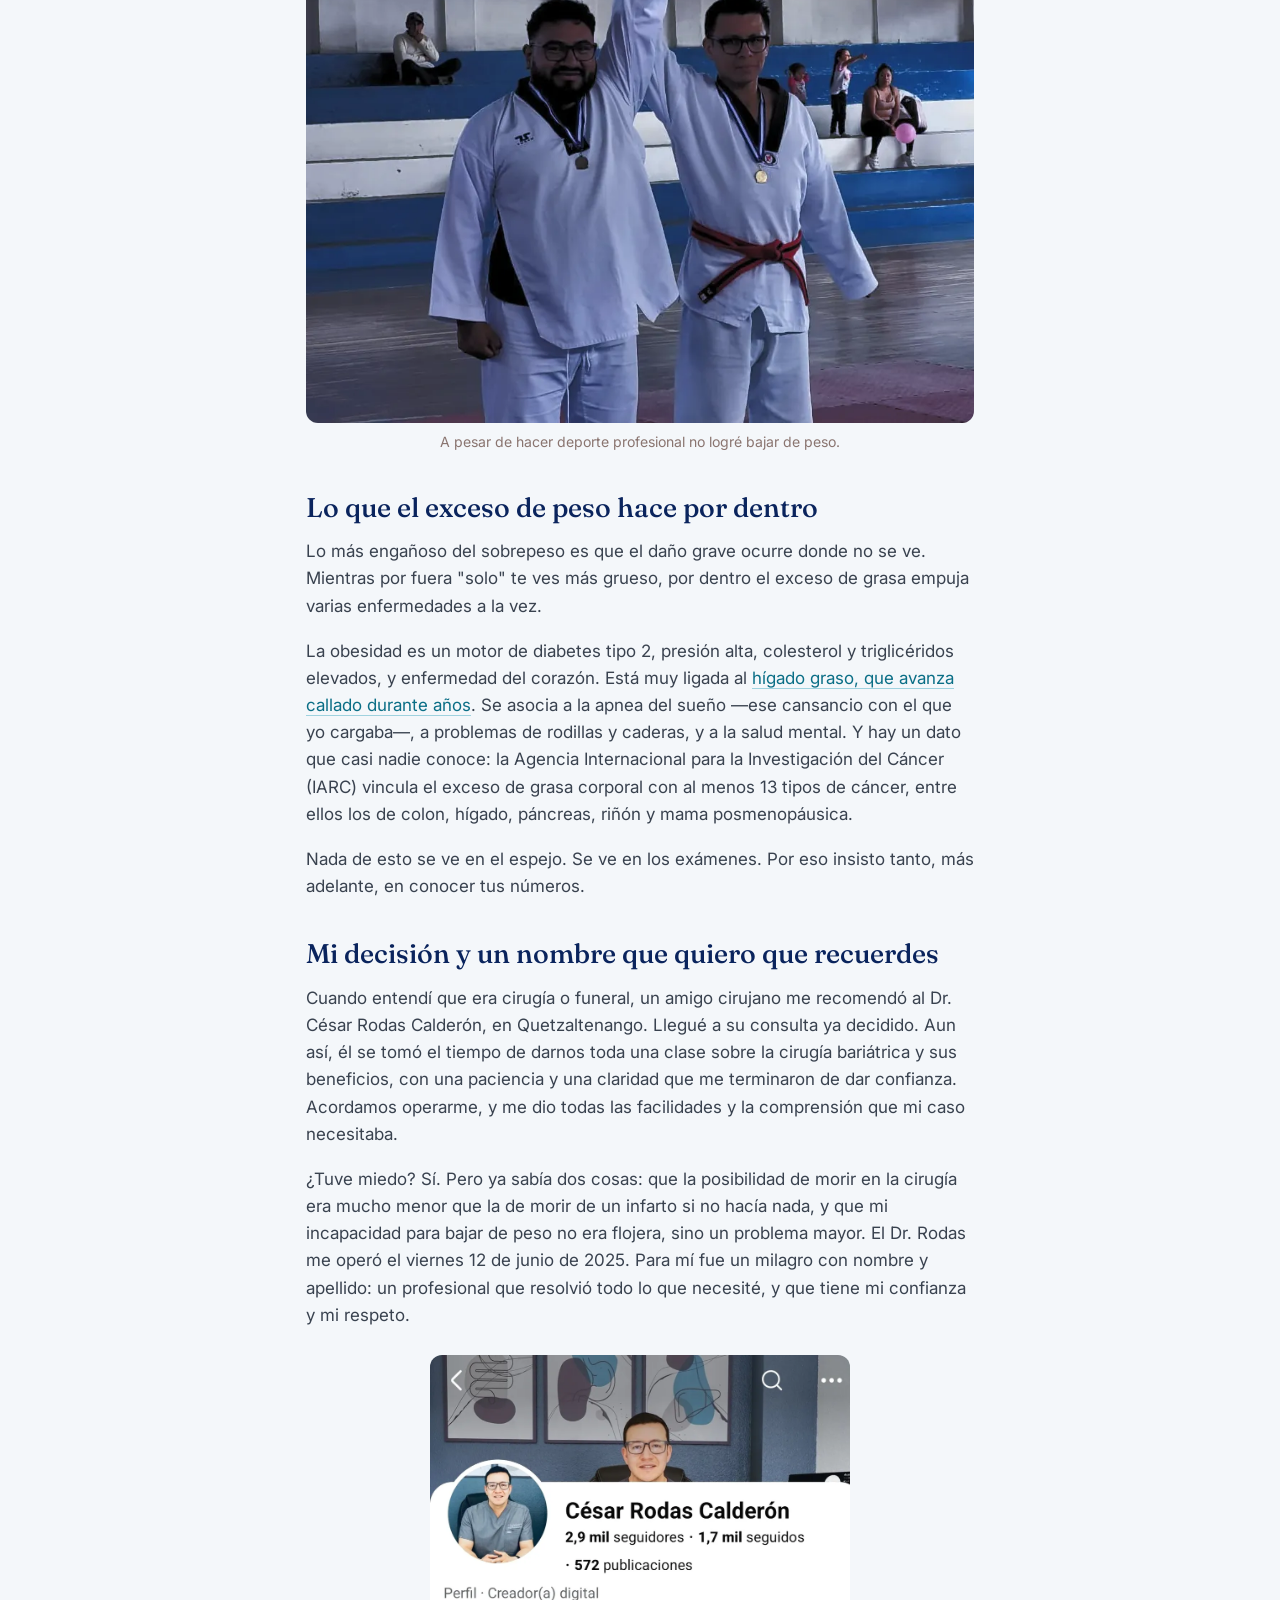
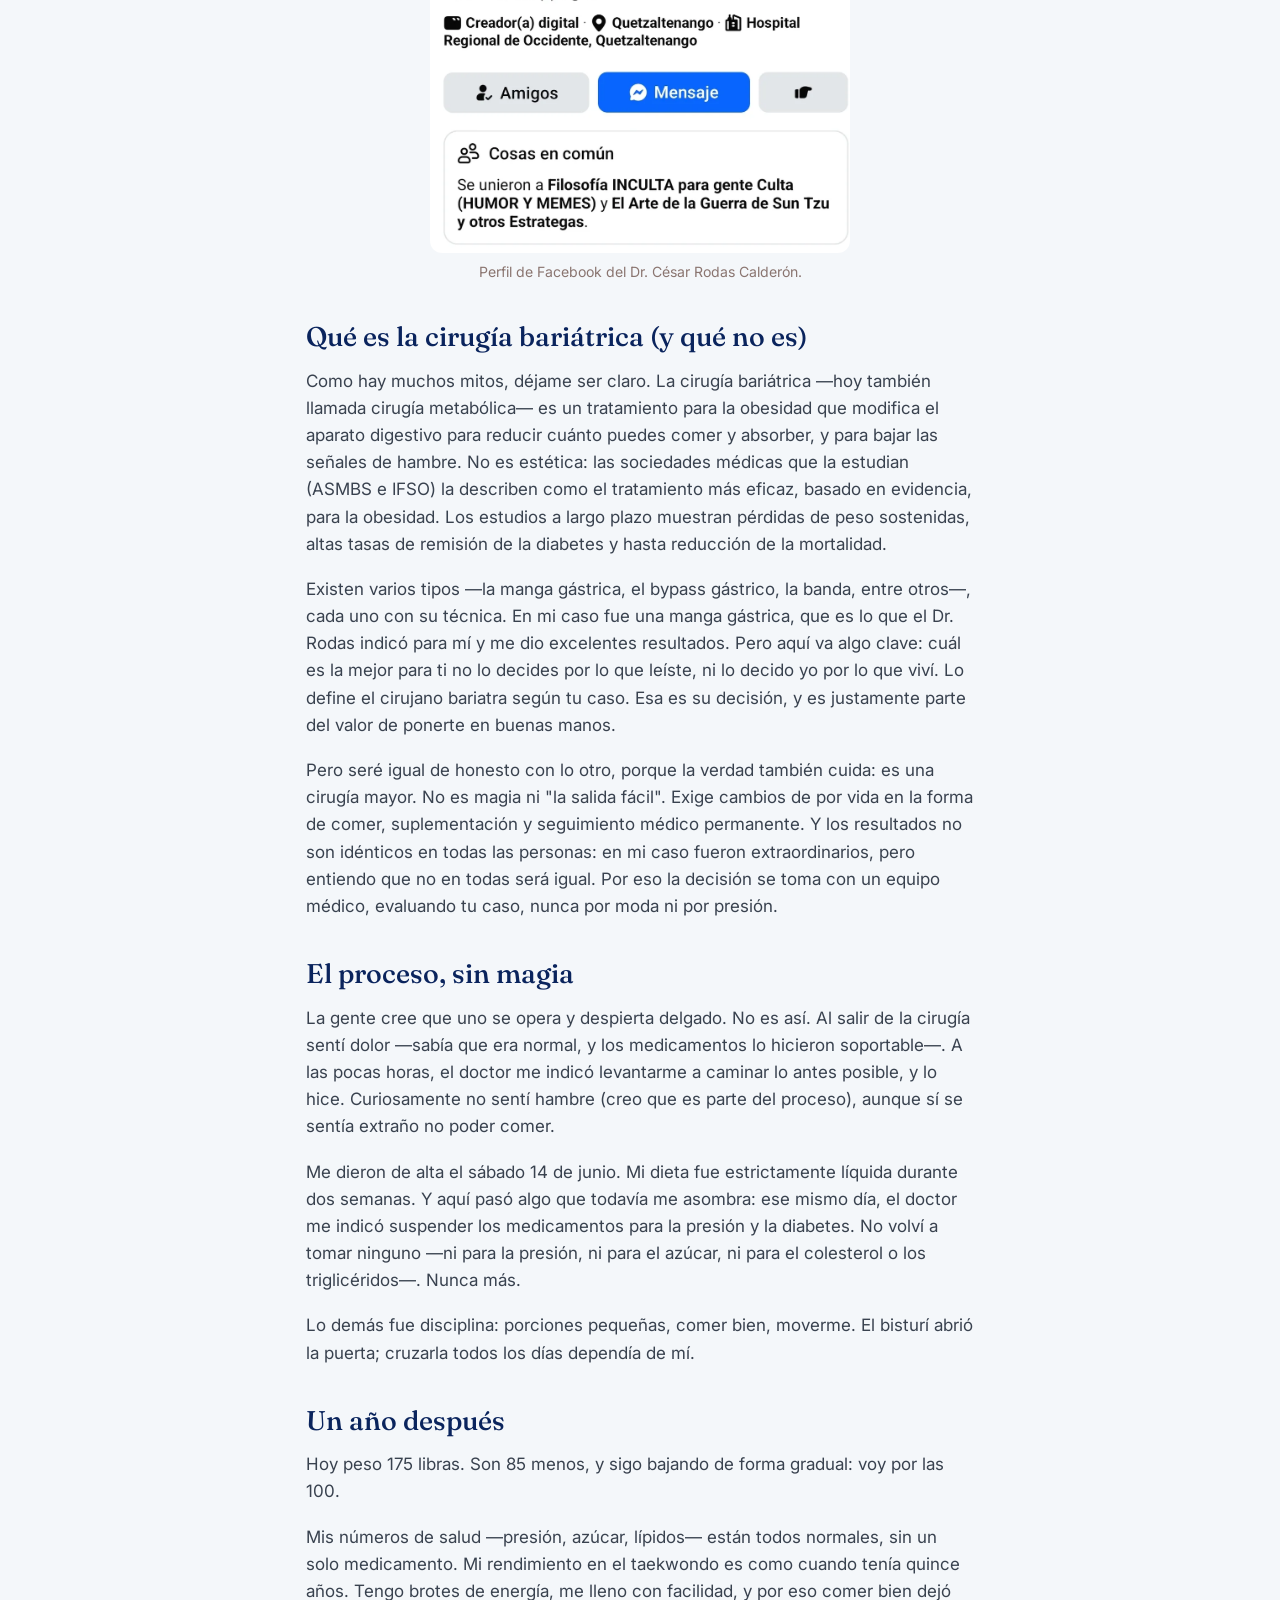
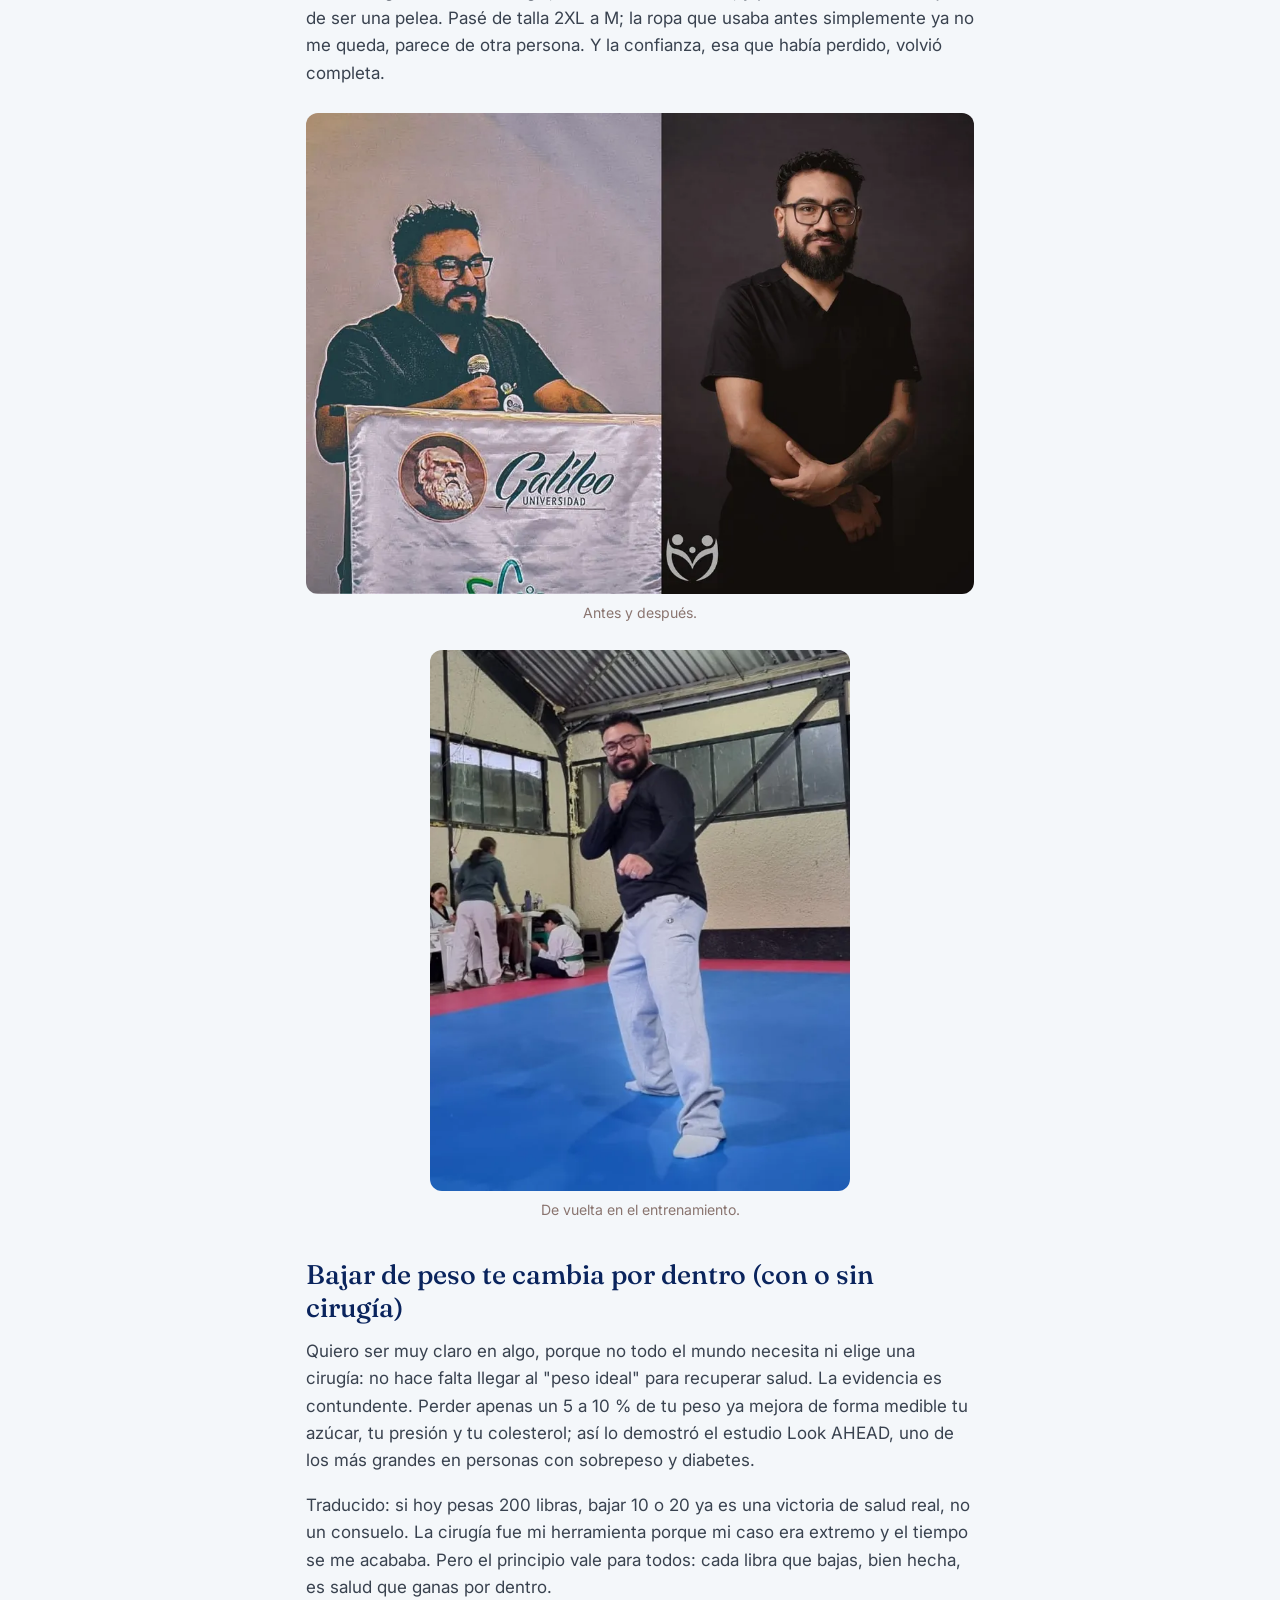
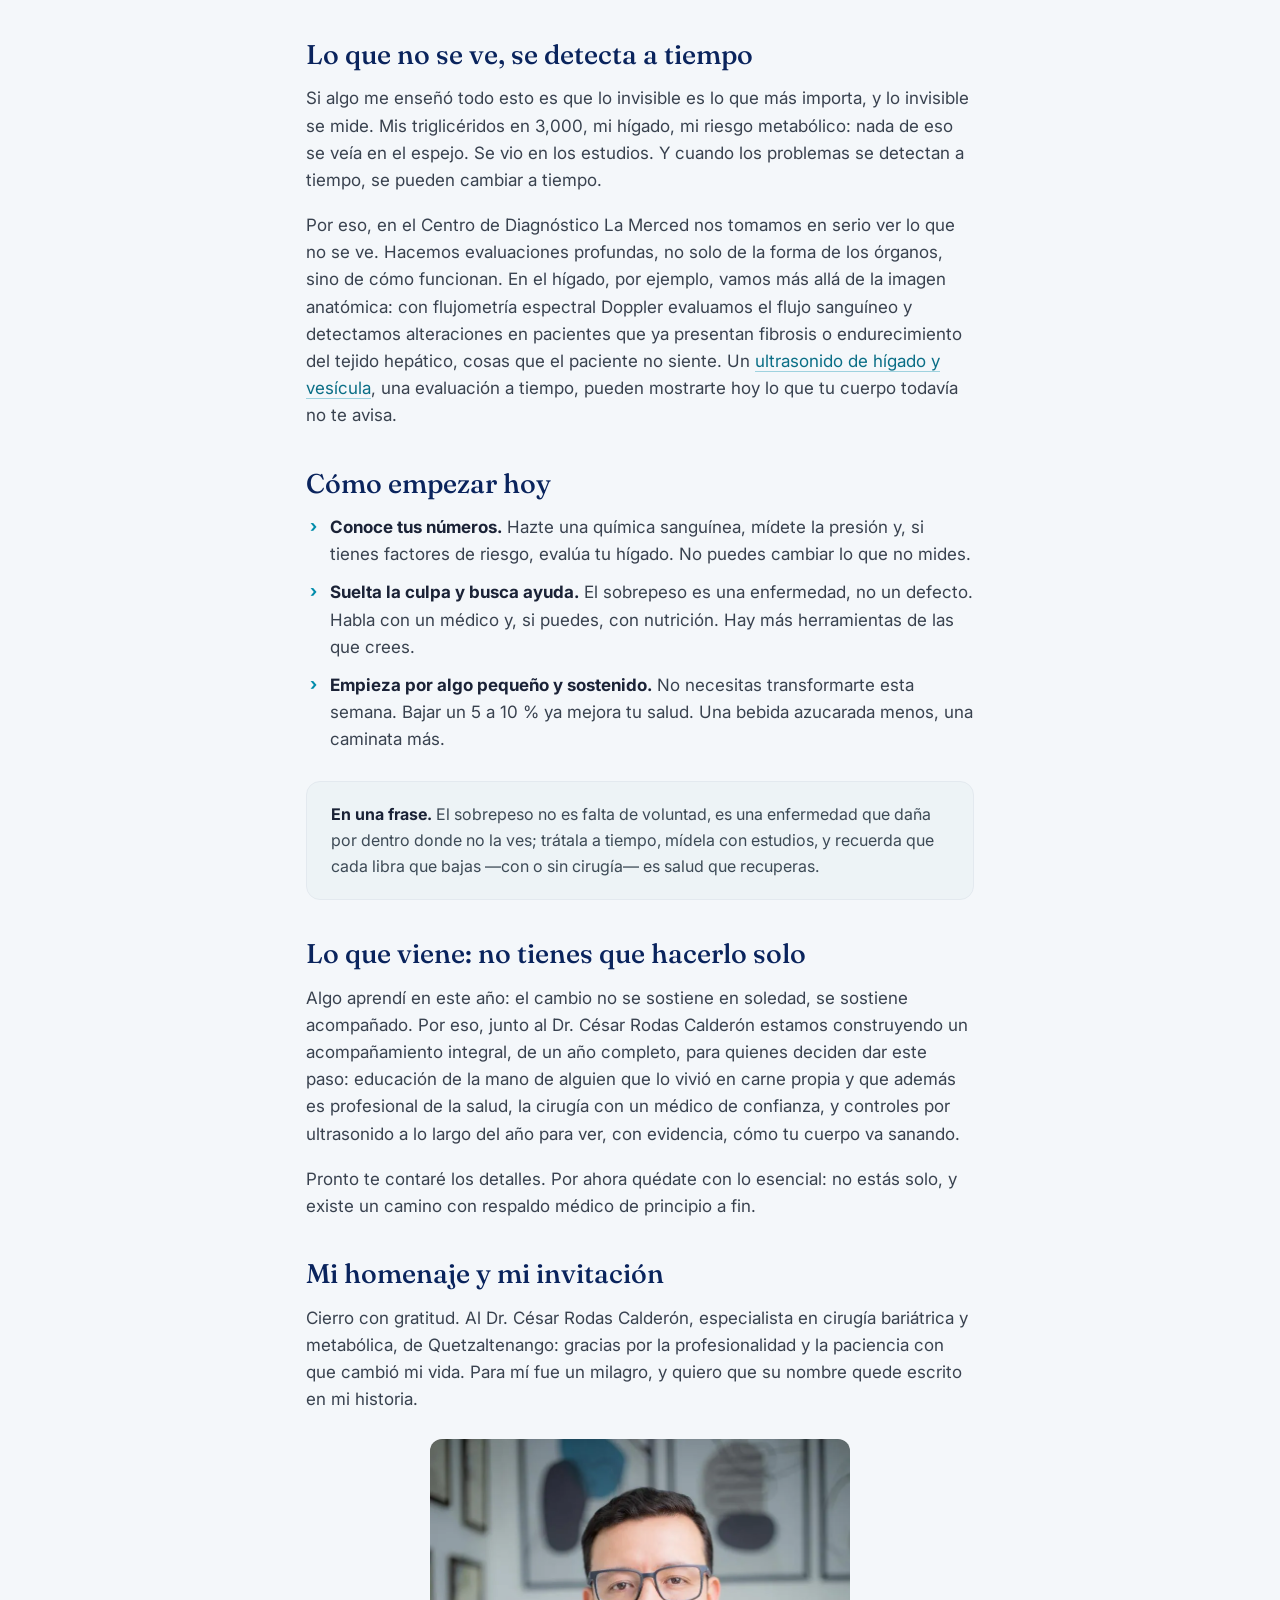
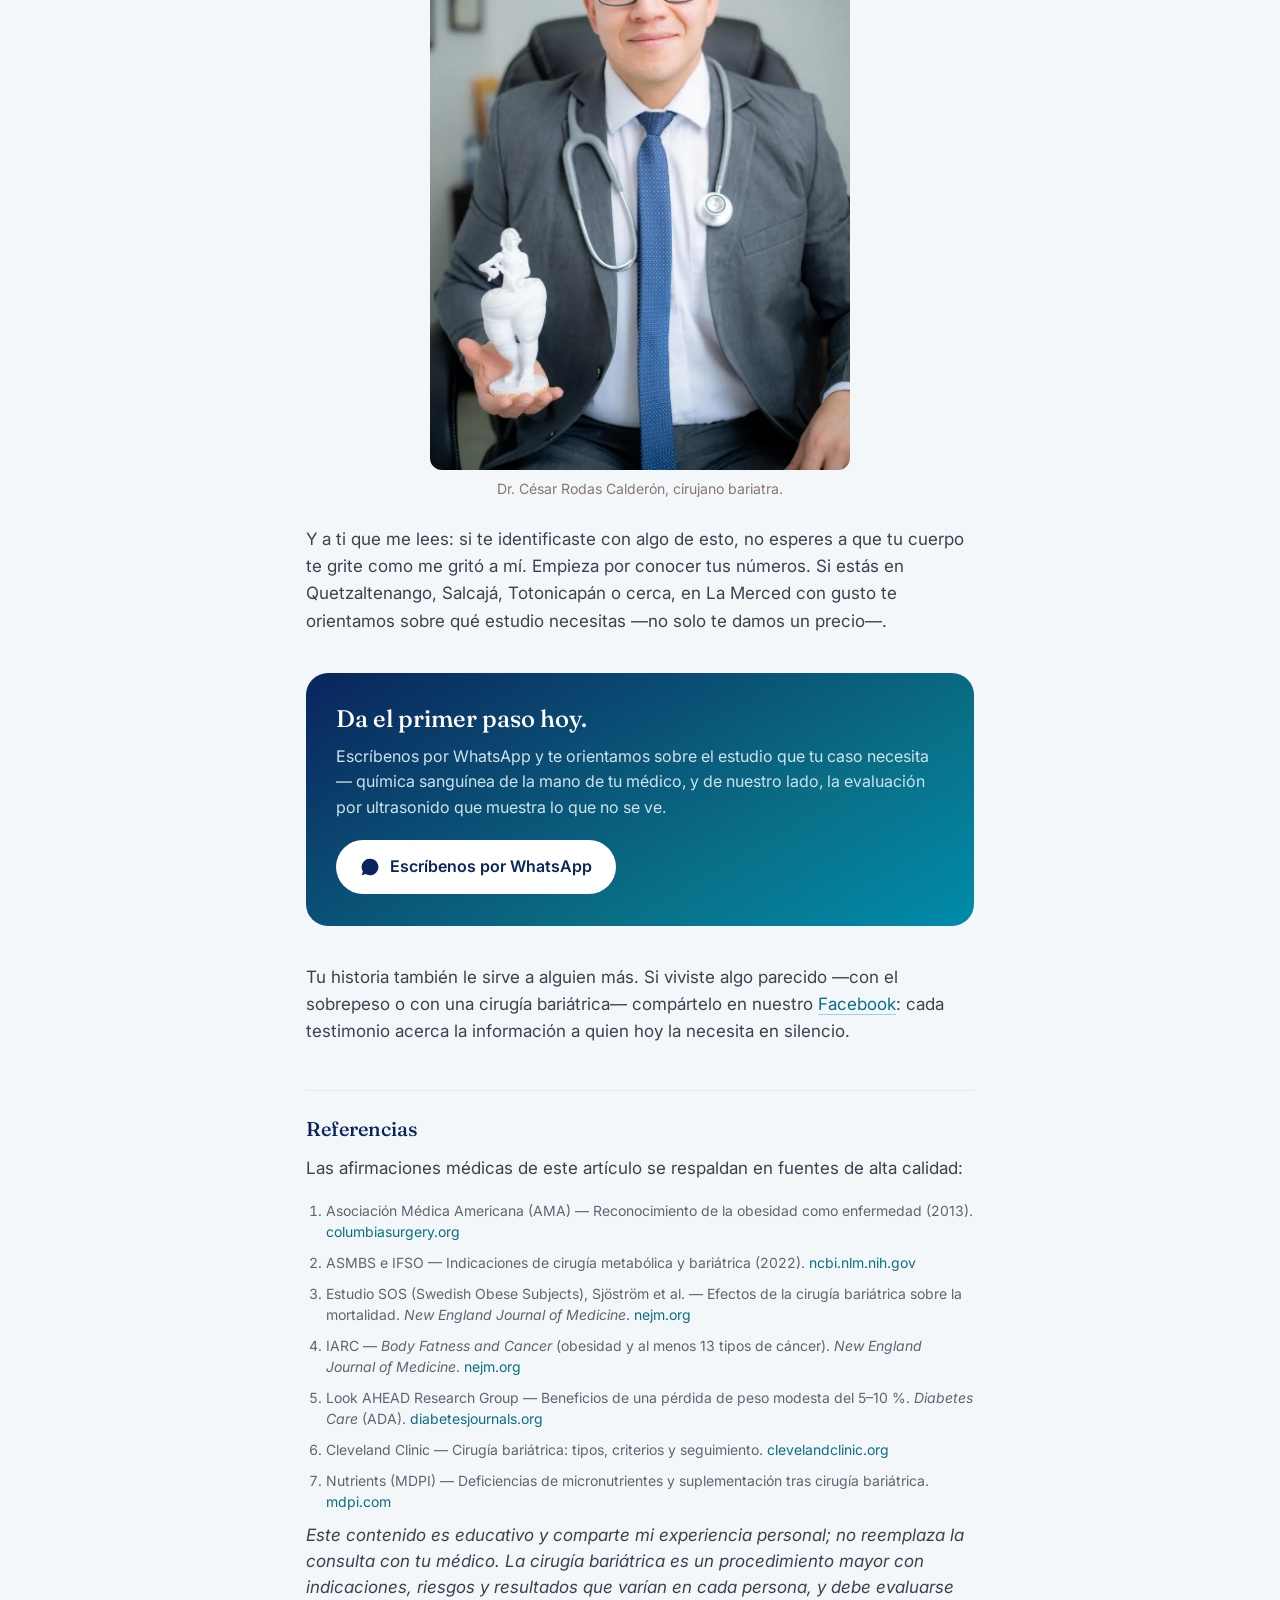
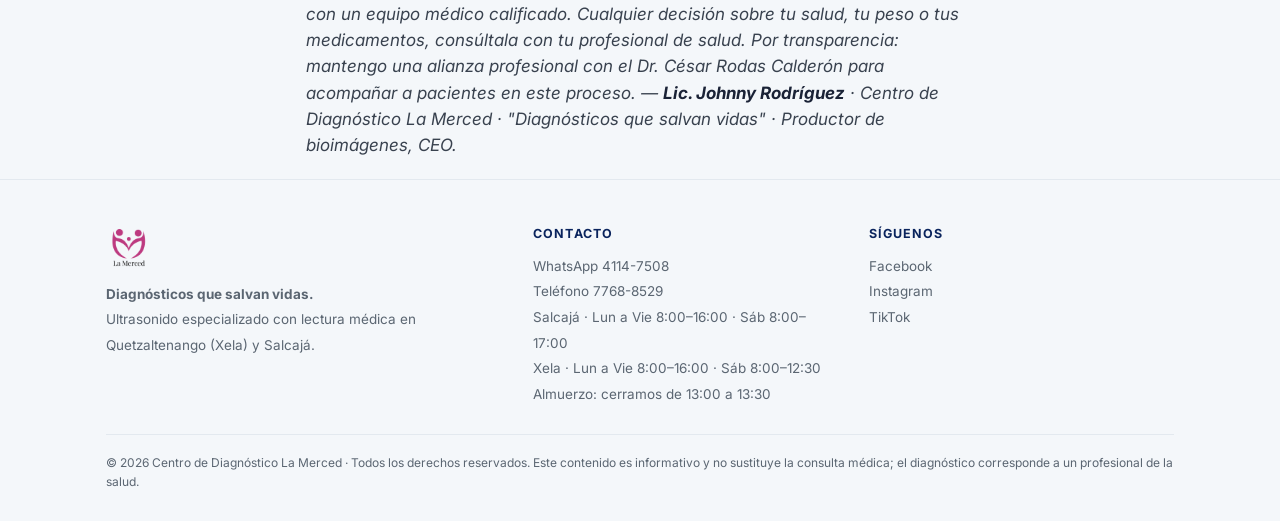
<file: blog/la-cirugia-que-me-salvo-la-vida/index.html>
<!DOCTYPE html>
<html lang="es-GT">
<head>
<!-- Google Analytics 4 (5-oct-2026): mide visitas y de dónde llegan (Google, Meta, ChatGPT…). ID de la propiedad lamercedgt.com -->
<script async src="https://www.googletagmanager.com/gtag/js?id=G-4763NFWBQ5"></script>
<script>
  window.dataLayer = window.dataLayer || [];
  function gtag(){dataLayer.push(arguments);}
  gtag('js', new Date());
  gtag('config', 'G-4763NFWBQ5');
  document.addEventListener('click',function(e){var a=e.target.closest&&e.target.closest('a[href*="wa.me"]');if(a)gtag('event','clic_whatsapp',{pagina:location.pathname});},true);/* 7-oct-2026: evento clave clic_whatsapp */
</script>
<meta charset="UTF-8">
<meta name="viewport" content="width=device-width, initial-scale=1.0">
<title>La cirugía milagrosa que me salvó la vida | La Merced</title>
<meta name="description" content="85 libras menos y cero medicamentos un año después: la historia real de una cirugía bariátrica en Quetzaltenango, y por qué el sobrepeso daña donde no se ve.">
<link rel="canonical" href="https://lamercedgt.com/blog/la-cirugia-que-me-salvo-la-vida/">
<meta name="robots" content="index,follow">
<meta property="og:type" content="article">
<meta property="og:title" content="La cirugía milagrosa que me salvó la vida">
<meta property="og:description" content="85 libras menos y cero medicamentos un año después: la historia real de una cirugía bariátrica en Quetzaltenango, y por qué el sobrepeso daña donde no se ve.">
<meta property="og:url" content="https://lamercedgt.com/blog/la-cirugia-que-me-salvo-la-vida/">
<meta property="og:image" content="https://lamercedgt.com/blog/la-cirugia-que-me-salvo-la-vida/assets/antes-despues-viaje.webp">
<meta name="twitter:card" content="summary_large_image">
<meta name="geo.region" content="GT-QZ">
<meta name="geo.placename" content="Quetzaltenango, Salcajá, Totonicapán">
<link rel="preconnect" href="https://fonts.googleapis.com"><link rel="preconnect" href="https://fonts.gstatic.com" crossorigin>
<link href="https://fonts.googleapis.com/css2?family=Fraunces:opsz,wght@9..144,400;9..144,500;9..144,600&family=Inter:wght@400;500;600&display=swap" rel="stylesheet">
<link rel="stylesheet" href="/css/styles.css">
<script type="application/ld+json">{"@context": "https://schema.org", "@type": "BlogPosting", "headline": "La cirugía milagrosa que me salvó la vida", "alternativeHeadline": "Cómo perdí peso rápido, saludable y seguro", "description": "85 libras menos y cero medicamentos un año después: la historia real de una cirugía bariátrica en Quetzaltenango, y por qué el sobrepeso daña donde no se ve.", "inLanguage": "es-GT", "url": "https://lamercedgt.com/blog/la-cirugia-que-me-salvo-la-vida/", "datePublished": "2026-06-12", "dateModified": "2026-08-31", "image": ["https://lamercedgt.com/blog/la-cirugia-que-me-salvo-la-vida/assets/antes-despues-viaje.webp", "https://lamercedgt.com/blog/la-cirugia-que-me-salvo-la-vida/assets/antes-despues-retrato.webp"], "author": {"@type": "Person", "name": "Johnny Rodríguez", "jobTitle": "Productor de bioimágenes · CEO del Centro de Diagnóstico La Merced"}, "publisher": {"@type": "MedicalOrganization", "name": "Centro de Diagnóstico La Merced", "url": "https://lamercedgt.com/", "logo": "https://lamercedgt.com/assets/logo-lamerced.png", "areaServed": ["Quetzaltenango", "Salcajá", "Totonicapán"]}, "about": {"@type": "MedicalCondition", "name": "Obesidad"}, "mainEntityOfPage": "https://lamercedgt.com/blog/la-cirugia-que-me-salvo-la-vida/"}</script>
</head>
<body>

<header><div class="wrap"><div class="row">
  <a href="/"><img class="logo" src="/assets/logo-lamerced.png" alt="Centro de Diagnóstico La Merced"></a>
  <nav class="main">
    <a href="/">Inicio</a>
    <a href="/estudios">Estudios</a>
    <a href="/embarazo">Embarazo</a>
    <a href="/blog/">Blog</a>
    <a href="/nosotros">Nosotros</a>
    <a href="/sedes">Sedes</a>
  </nav>
  <div class="navcta">
    <a class="cta sm" data-wa data-msg="Hola 👋 Leí la historia de la cirugía que le salvó la vida y quiero orientación.">
      <svg width="18" height="18" viewBox="0 0 24 24" fill="#fff"><path d="M12 2a10 10 0 0 0-8.5 15.3L2 22l4.8-1.5A10 10 0 1 0 12 2z"/></svg>WhatsApp</a>
    <button class="burger" aria-label="Menú"><span></span><span></span><span></span></button>
  </div>
</div></div></header>

<article><div class="article" style="padding-top:44px">

<span class="kick">Historia real · Salud metabólica</span>
<h1>La cirugía milagrosa que me salvó la vida</h1>
<div class="meta"><span>Lic. Johnny Rodríguez · CEO de La Merced</span><span>Publicado el 12 de junio de 2026</span><span>Lectura de 9 minutos</span></div>

<p class="lead">Cómo perdí peso rápido, saludable y seguro — y por qué esta historia no es sobre verse mejor, sino sobre lo que el sobrepeso hace por dentro, donde no se ve.</p>

<h2>Hoy hace exactamente un año</h2>
<p>Hoy es viernes 12 de junio. Hace exactamente un año, un viernes 13 de junio del 2025, igual que hoy, entré a una sala de operaciones sabiendo algo que pocos a mi alrededor entendían: estaba eligiendo entre dos caminos, mi cirugía o mi funeral. No lo digo para impresionar. Lo digo porque era literal. Mis exámenes decían lo que mi cuerpo ya gritaba.</p>
<p>Un año después peso 85 libras menos, dejé todos mis medicamentos y volví a entrenar como no lo hacía desde los quince años. Pero esta historia no es para presumir un cambio físico. La escribo porque sé que alguien que la lea hoy está donde yo estaba: luchando contra el peso, frustrado, creyendo que es falta de voluntad, y quizá sin saber que por dentro algo ya está avanzando en silencio.</p>
<p>Aquí te cuento las dos partes de mi historia —la que se ve y la que no— y lo que aprendí en el camino.</p>

<figure style="margin:26px 0"><img src="assets/antes-despues-viaje.webp" alt="Johnny Rodríguez antes y después de la cirugía bariátrica: 85 libras de diferencia" loading="lazy" style="width:100%;border-radius:12px"><figcaption style="font-size:.88rem;color:#8a7570;margin-top:8px;text-align:center">Cambio radical en mi aspecto físico.</figcaption></figure>

<p><strong>Lo que vas a encontrar aquí:</strong></p>
<ul>
  <li>Por qué el sobrepeso casi nunca es falta de voluntad, sino una enfermedad metabólica.</li>
  <li>Lo que el exceso de peso te hace por dentro, donde no se ve, y que a mí casi me cuesta la vida.</li>
  <li>Qué es de verdad la cirugía bariátrica, sin mitos, y por qué bajar de peso te cambia con o sin ella.</li>
  <li>Por qué lo invisible se puede detectar a tiempo con los estudios correctos.</li>
</ul>

<h2>Lo que se veía</h2>
<p>Yo dividía mi problema en dos: lo externo o visible, y lo interno o invisible. Empecemos por lo que cualquiera podía ver.</p>
<p>Pesaba 260 libras. Me sentía mal y me veía mal. No encontraba ropa que me quedara. Tenía limitaciones de movilidad que la gente delgada ni imagina: no "cabía" en los buses ni en los carros pequeños donde todos los demás caben sin pensarlo. Me dolían las rodillas y las caderas. Entreno taekwondo desde hace años, y el sobrepeso me hundió el rendimiento y la movilidad. Lo visible ya era duro. Pero no era lo que me iba a matar.</p>

<h2>Lo que nadie veía</h2>
<p>Por dentro pasaban dos cosas. La primera era emocional. La frustración de no poder bajar de peso era tremenda. Me esforzaba de verdad, pero era como intentar dejar de respirar: puedes aguantar la dieta un rato, pero al final cedes, porque el cuerpo te lo pide y se resiste. Me sentía incapaz de lograr mis propios objetivos.</p>
<p>La segunda era de salud, y era la peligrosa. Era prácticamente diabético. Tenía la presión alta sin control. Y mis triglicéridos llegaron a 3,000, cuando a un paciente ya se le considera muy enfermo con 500. No dormía bien. Mi ánimo estaba por el suelo.</p>
<p>Todo se desbordó al volver de unas vacaciones en un país del Caribe, con mucho calor. No las pude disfrutar: sufrí, mi cuerpo se hinchó. Al regresar consulté con varios médicos y la respuesta era siempre la misma: el sobrepeso. Pero yo, que soy personal de salud, leía mis exámenes y entendía lo que nadie me decía con esas palabras: estaba, en la práctica, desahuciado. Ahí lo tuve claro: iba a pagar una de dos cosas, mi cirugía o mi funeral.</p>

<h2>El sobrepeso casi nunca es falta de voluntad</h2>
<p>Durante años cargué una culpa que hoy sé que estaba mal puesta. Si tú también crees que no bajas de peso porque no te esfuerzas lo suficiente, quiero que leas esto con calma.</p>
<p>Desde 2013, la Asociación Médica Americana (AMA) reconoce oficialmente la obesidad como una enfermedad: una condición crónica con causas fisiológicas, no un defecto de carácter. Detrás del exceso de peso hay genética, hormonas y metabolismo. Hormonas como la leptina y la grelina regulan el hambre y la saciedad; cuando ese sistema se desajusta —algo común en la obesidad— el cuerpo literalmente pelea por mantener el peso, con resistencia a la insulina de por medio. Por eso hacer dieta a pura fuerza de voluntad se siente como "intentar dejar de respirar": estás peleando contra tu propia biología.</p>
<p>Entenderlo no es una excusa para no hacer nada. Es lo contrario: es dejar de gastar energía en culparte y empezar a tratarlo como lo que es, un problema de salud que tiene soluciones.</p>

<figure style="margin:26px 0"><img src="assets/taekwondo-podio.webp" alt="Johnny en el podio de una competencia de taekwondo, con sobrepeso" loading="lazy" style="width:100%;border-radius:12px"><figcaption style="font-size:.88rem;color:#8a7570;margin-top:8px;text-align:center">A pesar de hacer deporte profesional no logré bajar de peso.</figcaption></figure>

<h2>Lo que el exceso de peso hace por dentro</h2>
<p>Lo más engañoso del sobrepeso es que el daño grave ocurre donde no se ve. Mientras por fuera "solo" te ves más grueso, por dentro el exceso de grasa empuja varias enfermedades a la vez.</p>
<p>La obesidad es un motor de diabetes tipo 2, presión alta, colesterol y triglicéridos elevados, y enfermedad del corazón. Está muy ligada al <a class="inline" href="/blog/dolor-debajo-de-la-costilla-derecha/">hígado graso, que avanza callado durante años</a>. Se asocia a la apnea del sueño —ese cansancio con el que yo cargaba—, a problemas de rodillas y caderas, y a la salud mental. Y hay un dato que casi nadie conoce: la Agencia Internacional para la Investigación del Cáncer (IARC) vincula el exceso de grasa corporal con al menos 13 tipos de cáncer, entre ellos los de colon, hígado, páncreas, riñón y mama posmenopáusica.</p>
<p>Nada de esto se ve en el espejo. Se ve en los exámenes. Por eso insisto tanto, más adelante, en conocer tus números.</p>

<h2>Mi decisión y un nombre que quiero que recuerdes</h2>
<p>Cuando entendí que era cirugía o funeral, un amigo cirujano me recomendó al Dr. César Rodas Calderón, en Quetzaltenango. Llegué a su consulta ya decidido. Aun así, él se tomó el tiempo de darnos toda una clase sobre la cirugía bariátrica y sus beneficios, con una paciencia y una claridad que me terminaron de dar confianza. Acordamos operarme, y me dio todas las facilidades y la comprensión que mi caso necesitaba.</p>
<p>¿Tuve miedo? Sí. Pero ya sabía dos cosas: que la posibilidad de morir en la cirugía era mucho menor que la de morir de un infarto si no hacía nada, y que mi incapacidad para bajar de peso no era flojera, sino un problema mayor. El Dr. Rodas me operó el viernes 12 de junio de 2025. Para mí fue un milagro con nombre y apellido: un profesional que resolvió todo lo que necesité, y que tiene mi confianza y mi respeto.</p>

<figure style="margin:26px 0"><img src="assets/perfil-dr-rodas.webp" alt="Perfil de Facebook del Dr. César Rodas Calderón, cirujano bariatra en Quetzaltenango" loading="lazy" style="width:100%;max-width:420px;display:block;margin-left:auto;margin-right:auto;border-radius:12px"><figcaption style="font-size:.88rem;color:#8a7570;margin-top:8px;text-align:center">Perfil de Facebook del Dr. César Rodas Calderón.</figcaption></figure>

<h2>Qué es la cirugía bariátrica (y qué no es)</h2>
<p>Como hay muchos mitos, déjame ser claro. La cirugía bariátrica —hoy también llamada cirugía metabólica— es un tratamiento para la obesidad que modifica el aparato digestivo para reducir cuánto puedes comer y absorber, y para bajar las señales de hambre. No es estética: las sociedades médicas que la estudian (ASMBS e IFSO) la describen como el tratamiento más eficaz, basado en evidencia, para la obesidad. Los estudios a largo plazo muestran pérdidas de peso sostenidas, altas tasas de remisión de la diabetes y hasta reducción de la mortalidad.</p>
<p>Existen varios tipos —la manga gástrica, el bypass gástrico, la banda, entre otros—, cada uno con su técnica. En mi caso fue una manga gástrica, que es lo que el Dr. Rodas indicó para mí y me dio excelentes resultados. Pero aquí va algo clave: cuál es la mejor para ti no lo decides por lo que leíste, ni lo decido yo por lo que viví. Lo define el cirujano bariatra según tu caso. Esa es su decisión, y es justamente parte del valor de ponerte en buenas manos.</p>
<p>Pero seré igual de honesto con lo otro, porque la verdad también cuida: es una cirugía mayor. No es magia ni "la salida fácil". Exige cambios de por vida en la forma de comer, suplementación y seguimiento médico permanente. Y los resultados no son idénticos en todas las personas: en mi caso fueron extraordinarios, pero entiendo que no en todas será igual. Por eso la decisión se toma con un equipo médico, evaluando tu caso, nunca por moda ni por presión.</p>

<h2>El proceso, sin magia</h2>
<p>La gente cree que uno se opera y despierta delgado. No es así. Al salir de la cirugía sentí dolor —sabía que era normal, y los medicamentos lo hicieron soportable—. A las pocas horas, el doctor me indicó levantarme a caminar lo antes posible, y lo hice. Curiosamente no sentí hambre (creo que es parte del proceso), aunque sí se sentía extraño no poder comer.</p>
<p>Me dieron de alta el sábado 14 de junio. Mi dieta fue estrictamente líquida durante dos semanas. Y aquí pasó algo que todavía me asombra: ese mismo día, el doctor me indicó suspender los medicamentos para la presión y la diabetes. No volví a tomar ninguno —ni para la presión, ni para el azúcar, ni para el colesterol o los triglicéridos—. Nunca más.</p>
<p>Lo demás fue disciplina: porciones pequeñas, comer bien, moverme. El bisturí abrió la puerta; cruzarla todos los días dependía de mí.</p>

<h2>Un año después</h2>
<p>Hoy peso 175 libras. Son 85 menos, y sigo bajando de forma gradual: voy por las 100.</p>
<p>Mis números de salud —presión, azúcar, lípidos— están todos normales, sin un solo medicamento. Mi rendimiento en el taekwondo es como cuando tenía quince años. Tengo brotes de energía, me lleno con facilidad, y por eso comer bien dejó de ser una pelea. Pasé de talla 2XL a M; la ropa que usaba antes simplemente ya no me queda, parece de otra persona. Y la confianza, esa que había perdido, volvió completa.</p>

<figure style="margin:26px 0"><img src="assets/antes-despues-retrato.webp" alt="Retratos de Johnny Rodríguez antes y después de perder 85 libras" loading="lazy" style="width:100%;border-radius:12px"><figcaption style="font-size:.88rem;color:#8a7570;margin-top:8px;text-align:center">Antes y después.</figcaption></figure>

<figure style="margin:26px 0"><img src="assets/entrenando-taekwondo.webp" alt="Johnny entrenando taekwondo un año después de la cirugía" loading="lazy" style="width:100%;max-width:420px;display:block;margin-left:auto;margin-right:auto;border-radius:12px"><figcaption style="font-size:.88rem;color:#8a7570;margin-top:8px;text-align:center">De vuelta en el entrenamiento.</figcaption></figure>

<h2>Bajar de peso te cambia por dentro (con o sin cirugía)</h2>
<p>Quiero ser muy claro en algo, porque no todo el mundo necesita ni elige una cirugía: no hace falta llegar al "peso ideal" para recuperar salud. La evidencia es contundente. Perder apenas un 5 a 10 % de tu peso ya mejora de forma medible tu azúcar, tu presión y tu colesterol; así lo demostró el estudio Look AHEAD, uno de los más grandes en personas con sobrepeso y diabetes.</p>
<p>Traducido: si hoy pesas 200 libras, bajar 10 o 20 ya es una victoria de salud real, no un consuelo. La cirugía fue mi herramienta porque mi caso era extremo y el tiempo se me acababa. Pero el principio vale para todos: cada libra que bajas, bien hecha, es salud que ganas por dentro.</p>

<h2>Lo que no se ve, se detecta a tiempo</h2>
<p>Si algo me enseñó todo esto es que lo invisible es lo que más importa, y lo invisible se mide. Mis triglicéridos en 3,000, mi hígado, mi riesgo metabólico: nada de eso se veía en el espejo. Se vio en los estudios. Y cuando los problemas se detectan a tiempo, se pueden cambiar a tiempo.</p>
<p>Por eso, en el Centro de Diagnóstico La Merced nos tomamos en serio ver lo que no se ve. Hacemos evaluaciones profundas, no solo de la forma de los órganos, sino de cómo funcionan. En el hígado, por ejemplo, vamos más allá de la imagen anatómica: con flujometría espectral Doppler evaluamos el flujo sanguíneo y detectamos alteraciones en pacientes que ya presentan fibrosis o endurecimiento del tejido hepático, cosas que el paciente no siente. Un <a class="inline" href="/ultrasonido-higado-vesicula/">ultrasonido de hígado y vesícula</a>, una evaluación a tiempo, pueden mostrarte hoy lo que tu cuerpo todavía no te avisa.</p>

<h2>Cómo empezar hoy</h2>
<ul>
  <li><strong>Conoce tus números.</strong> Hazte una química sanguínea, mídete la presión y, si tienes factores de riesgo, evalúa tu hígado. No puedes cambiar lo que no mides.</li>
  <li><strong>Suelta la culpa y busca ayuda.</strong> El sobrepeso es una enfermedad, no un defecto. Habla con un médico y, si puedes, con nutrición. Hay más herramientas de las que crees.</li>
  <li><strong>Empieza por algo pequeño y sostenido.</strong> No necesitas transformarte esta semana. Bajar un 5 a 10 % ya mejora tu salud. Una bebida azucarada menos, una caminata más.</li>
</ul>

<div class="nota">
  <p><strong>En una frase.</strong> El sobrepeso no es falta de voluntad, es una enfermedad que daña por dentro donde no la ves; trátala a tiempo, mídela con estudios, y recuerda que cada libra que bajas —con o sin cirugía— es salud que recuperas.</p>
</div>

<h2>Lo que viene: no tienes que hacerlo solo</h2>
<p>Algo aprendí en este año: el cambio no se sostiene en soledad, se sostiene acompañado. Por eso, junto al Dr. César Rodas Calderón estamos construyendo un acompañamiento integral, de un año completo, para quienes deciden dar este paso: educación de la mano de alguien que lo vivió en carne propia y que además es profesional de la salud, la cirugía con un médico de confianza, y controles por ultrasonido a lo largo del año para ver, con evidencia, cómo tu cuerpo va sanando.</p>
<p>Pronto te contaré los detalles. Por ahora quédate con lo esencial: no estás solo, y existe un camino con respaldo médico de principio a fin.</p>

<h2>Mi homenaje y mi invitación</h2>
<p>Cierro con gratitud. Al Dr. César Rodas Calderón, especialista en cirugía bariátrica y metabólica, de Quetzaltenango: gracias por la profesionalidad y la paciencia con que cambió mi vida. Para mí fue un milagro, y quiero que su nombre quede escrito en mi historia.</p>

<figure style="margin:26px 0"><img src="assets/dr-cesar-rodas.webp" alt="Dr. César Rodas Calderón, cirujano bariatra y metabólico en Quetzaltenango" loading="lazy" style="width:100%;max-width:420px;display:block;margin-left:auto;margin-right:auto;border-radius:12px"><figcaption style="font-size:.88rem;color:#8a7570;margin-top:8px;text-align:center">Dr. César Rodas Calderón, cirujano bariatra.</figcaption></figure>

<p>Y a ti que me lees: si te identificaste con algo de esto, no esperes a que tu cuerpo te grite como me gritó a mí. Empieza por conocer tus números. Si estás en Quetzaltenango, Salcajá, Totonicapán o cerca, en La Merced con gusto te orientamos sobre qué estudio necesitas —no solo te damos un precio—.</p>

<div class="ctabox">
  <h3>Da el primer paso hoy.</h3>
  <p>Escríbenos por WhatsApp y te orientamos sobre el estudio que tu caso necesita — química sanguínea de la mano de tu médico, y de nuestro lado, la evaluación por ultrasonido que muestra lo que no se ve.</p>
  <a class="cta" data-wa data-msg="Hola 👋 Leí la historia de la cirugía que le salvó la vida y quiero orientación.">
    <svg width="20" height="20" viewBox="0 0 24 24" fill="#fff"><path d="M12 2a10 10 0 0 0-8.5 15.3L2 22l4.8-1.5A10 10 0 1 0 12 2z"/></svg>Escríbenos por WhatsApp</a>
</div>

<p>Tu historia también le sirve a alguien más. Si viviste algo parecido —con el sobrepeso o con una cirugía bariátrica— compártelo en nuestro <a class="inline" href="https://www.facebook.com/lamercedusg" target="_blank" rel="noopener">Facebook</a>: cada testimonio acerca la información a quien hoy la necesita en silencio.</p>

<div class="refs">
<h2>Referencias</h2>
<p>Las afirmaciones médicas de este artículo se respaldan en fuentes de alta calidad:</p>
<ol>
  <li>Asociación Médica Americana (AMA) — Reconocimiento de la obesidad como enfermedad (2013). <a href="https://columbiasurgery.org/news/2013/06/19/obesity-officially-classified-disease" target="_blank" rel="noopener nofollow">columbiasurgery.org</a></li>
  <li>ASMBS e IFSO — Indicaciones de cirugía metabólica y bariátrica (2022). <a href="https://www.ncbi.nlm.nih.gov/pmc/articles/PMC9834364/" target="_blank" rel="noopener nofollow">ncbi.nlm.nih.gov</a></li>
  <li>Estudio SOS (Swedish Obese Subjects), Sjöström et al. — Efectos de la cirugía bariátrica sobre la mortalidad. <em>New England Journal of Medicine</em>. <a href="https://www.nejm.org/doi/full/10.1056/NEJMoa066254" target="_blank" rel="noopener nofollow">nejm.org</a></li>
  <li>IARC — <em>Body Fatness and Cancer</em> (obesidad y al menos 13 tipos de cáncer). <em>New England Journal of Medicine</em>. <a href="https://www.nejm.org/doi/full/10.1056/NEJMsr1606602" target="_blank" rel="noopener nofollow">nejm.org</a></li>
  <li>Look AHEAD Research Group — Beneficios de una pérdida de peso modesta del 5–10 %. <em>Diabetes Care</em> (ADA). <a href="https://diabetesjournals.org/care/article/34/7/1481/38629" target="_blank" rel="noopener nofollow">diabetesjournals.org</a></li>
  <li>Cleveland Clinic — Cirugía bariátrica: tipos, criterios y seguimiento. <a href="https://my.clevelandclinic.org/health/treatments/bariatric-surgery" target="_blank" rel="noopener nofollow">clevelandclinic.org</a></li>
  <li>Nutrients (MDPI) — Deficiencias de micronutrientes y suplementación tras cirugía bariátrica. <a href="https://www.mdpi.com/2072-6643/17/5/741" target="_blank" rel="noopener nofollow">mdpi.com</a></li>
</ol>
<p class="disc">Este contenido es educativo y comparte mi experiencia personal; no reemplaza la consulta con tu médico. La cirugía bariátrica es un procedimiento mayor con indicaciones, riesgos y resultados que varían en cada persona, y debe evaluarse con un equipo médico calificado. Cualquier decisión sobre tu salud, tu peso o tus medicamentos, consúltala con tu profesional de salud. Por transparencia: mantengo una alianza profesional con el Dr. César Rodas Calderón para acompañar a pacientes en este proceso. — <strong>Lic. Johnny Rodríguez</strong> · Centro de Diagnóstico La Merced · "Diagnósticos que salvan vidas" · Productor de bioimágenes, CEO.</p>
</div>

</div></article>

<footer><div class="wrap">
  <div class="frow">
    <div><img src="/assets/logo-lamerced.png" alt="Centro de Diagnóstico La Merced"><p><strong>Diagnósticos que salvan vidas.</strong><br>Ultrasonido especializado con lectura médica en Quetzaltenango (Xela) y Salcajá.</p></div>
    <div><h4>Contacto</h4><p>WhatsApp <a data-wa data-msg="Hola 👋 Vengo del blog de La Merced.">4114-7508</a><br>Teléfono <a href="tel:+50277688529">7768-8529</a><br>Salcajá · Lun a Vie 8:00–16:00 · Sáb 8:00–17:00<br>Xela · Lun a Vie 8:00–16:00 · Sáb 8:00–12:30<br>Almuerzo: cerramos de 13:00 a 13:30</p></div>
    <div><h4>Síguenos</h4><p><a href="https://www.facebook.com/lamercedusg" target="_blank" rel="noopener">Facebook</a><br><a href="https://www.instagram.com/lamerceddiagnostico" target="_blank" rel="noopener">Instagram</a><br><a href="https://www.tiktok.com/@la.merced.usg" target="_blank" rel="noopener">TikTok</a></p></div>
  </div>
  <div class="foot-legal">© 2026 Centro de Diagnóstico La Merced · Todos los derechos reservados. Este contenido es informativo y no sustituye la consulta médica; el diagnóstico corresponde a un profesional de la salud.</div>
</div></footer>

<a class="fab" data-wa data-msg="Hola 👋 Leí la historia de la cirugía que le salvó la vida y quiero orientación." aria-label="WhatsApp"><svg viewBox="0 0 24 24" fill="#fff"><path d="M12 2a10 10 0 0 0-8.5 15.3L2 22l4.8-1.5A10 10 0 1 0 12 2zm4.4 12c-.2-.1-1.4-.7-1.6-.8s-.4-.1-.5.1-.6.8-.8.9-.3.2-.5 0a6.5 6.5 0 0 1-1.9-1.2 7 7 0 0 1-1.3-1.6c-.1-.2 0-.4.1-.5l.4-.4.2-.4a.4.4 0 0 0 0-.4l-.7-1.8c-.2-.5-.4-.4-.5-.4h-.5a.9.9 0 0 0-.6.3 2.6 2.6 0 0 0-.8 1.9 4.5 4.5 0 0 0 1 2.4 10.3 10.3 0 0 0 4 3.5c1.4.6 1.7.5 2 .5s1.3-.5 1.5-1.1.2-1 .1-1.1z"/></svg></a>

<script src="/js/main.js" defer></script>
</body></html>
</file>
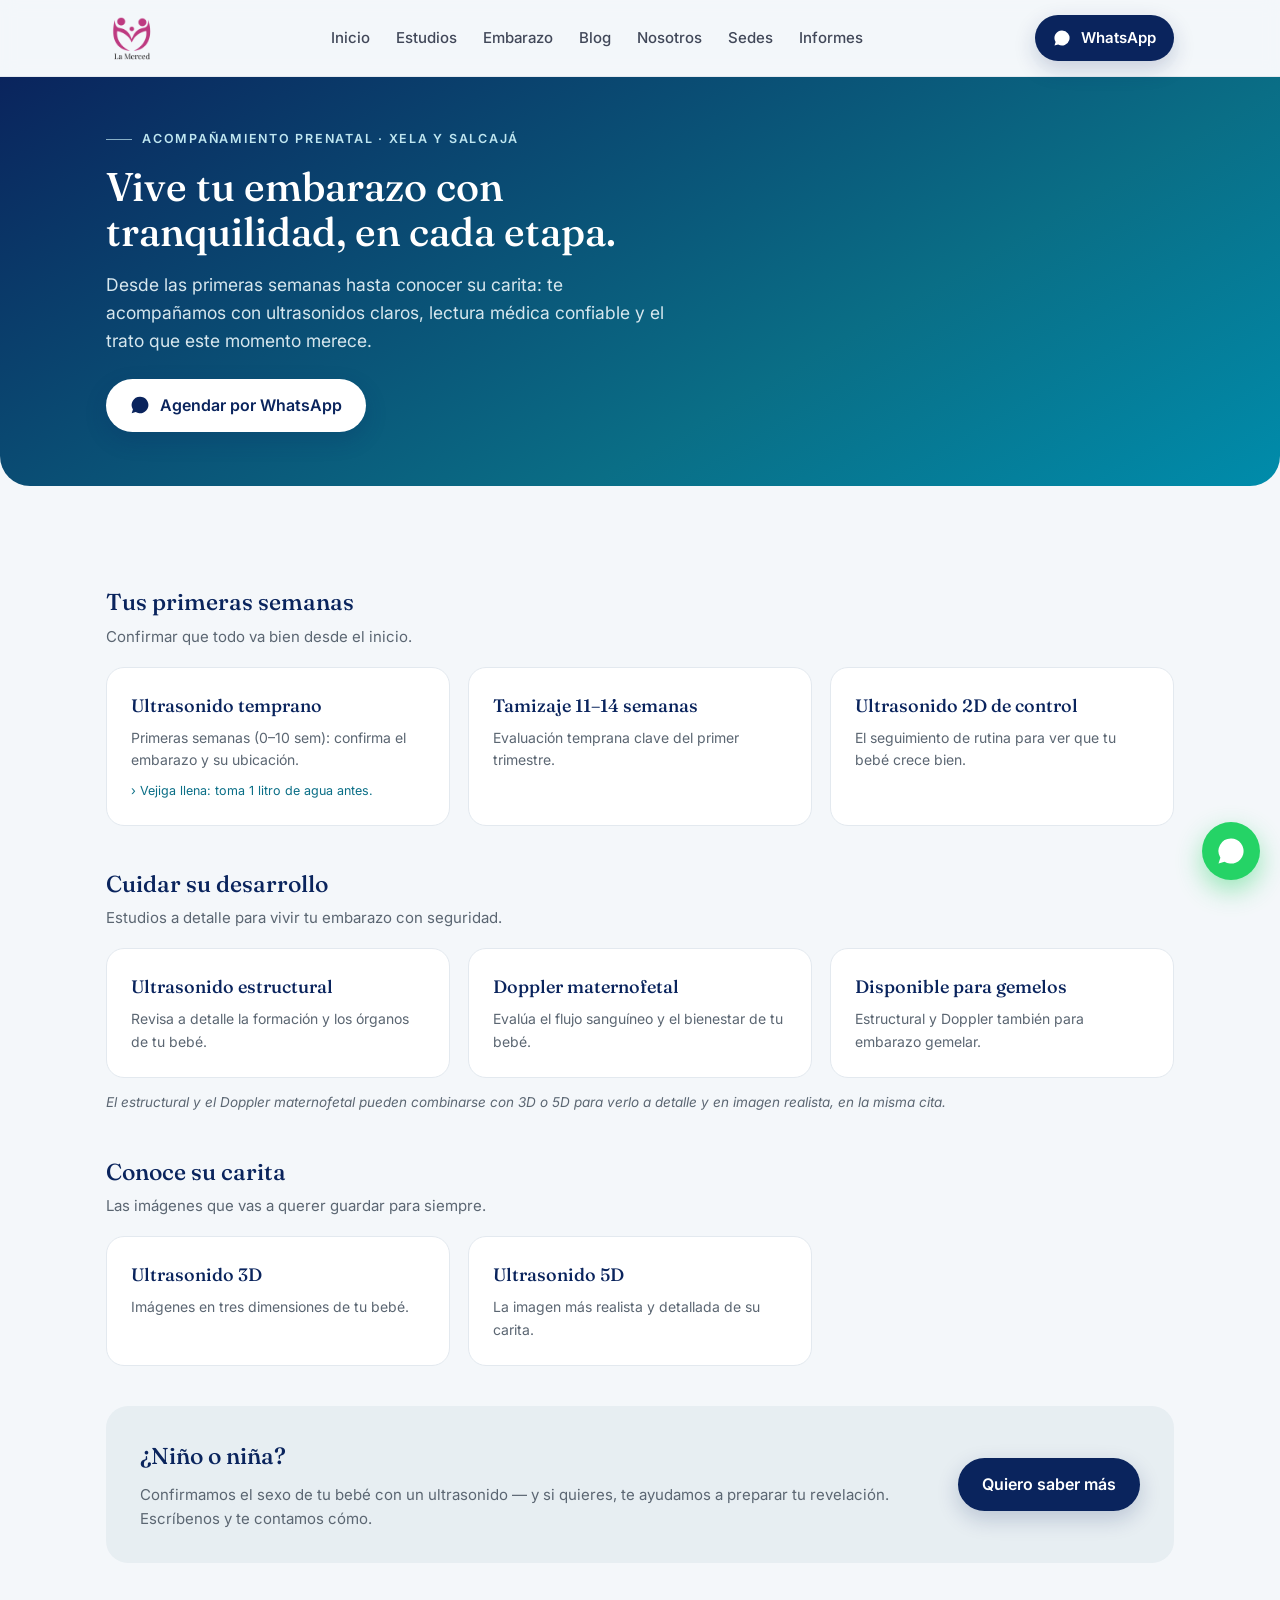
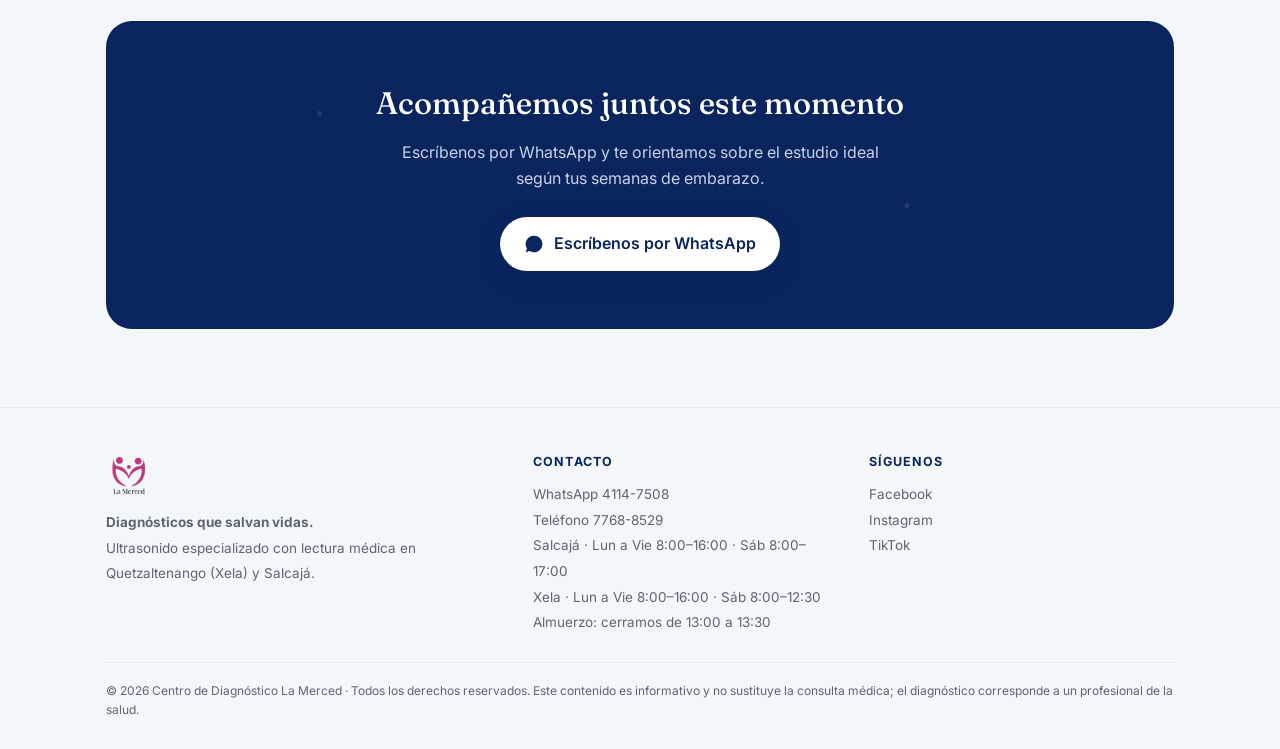
<file: embarazo.html>
<!DOCTYPE html>
<html lang="es-GT">
<head>
<!-- Google Analytics 4 (5-oct-2026): mide visitas y de dónde llegan (Google, Meta, ChatGPT…). ID de la propiedad lamercedgt.com -->
<script async src="https://www.googletagmanager.com/gtag/js?id=G-4763NFWBQ5"></script>
<script>
  window.dataLayer = window.dataLayer || [];
  function gtag(){dataLayer.push(arguments);}
  gtag('js', new Date());
  gtag('config', 'G-4763NFWBQ5');
  document.addEventListener('click',function(e){var a=e.target.closest&&e.target.closest('a[href*="wa.me"]');if(a)gtag('event','clic_whatsapp',{pagina:location.pathname});},true);/* 7-oct-2026: evento clave clic_whatsapp */
</script>
<meta charset="UTF-8">
<meta name="viewport" content="width=device-width, initial-scale=1.0">
<title>Ultrasonido 3D y 5D en el Embarazo — Xela y Salcajá | La Merced</title>
<meta name="description" content="Acompañamiento en tu embarazo en Quetzaltenango (Xela) y Salcajá: ultrasonido 2D, 3D, 5D, Doppler maternofetal, estructural y tamizaje. Vive tu embarazo con tranquilidad. Agenda por WhatsApp.">
<link rel="canonical" href="https://lamercedgt.com/embarazo">
<meta name="robots" content="index,follow">
<meta property="og:type" content="website"><meta property="og:locale" content="es_GT">
<meta property="og:title" content="Ultrasonido 3D y 5D en el Embarazo — Xela y Salcajá">
<meta property="og:description" content="2D, 3D, 5D, Doppler maternofetal, estructural y tamizaje. Vive tu embarazo con tranquilidad — resultado el mismo día. Agenda por WhatsApp.">
<meta property="og:url" content="https://lamercedgt.com/embarazo">
<meta property="og:image" content="https://lamercedgt.com/assets/hero-mujer.jpg">
<meta name="twitter:card" content="summary_large_image">
<link rel="preconnect" href="https://fonts.googleapis.com"><link rel="preconnect" href="https://fonts.gstatic.com" crossorigin>
<link href="https://fonts.googleapis.com/css2?family=Fraunces:opsz,wght@9..144,400;9..144,500;9..144,600&family=Inter:wght@400;500;600&display=swap" rel="stylesheet">
<link rel="stylesheet" href="css/styles.css">
<script type="application/ld+json">{"@context":"https://schema.org","@type":"MedicalWebPage","name":"Ultrasonido en el embarazo — 2D, 3D, 5D y Doppler maternofetal","url":"https://lamercedgt.com/embarazo","inLanguage":"es-GT","about":{"@type":"MedicalTest","name":"Ultrasonido obstétrico (2D, 3D, 5D, Doppler maternofetal, estructural y tamizaje)"},"provider":{"@id":"https://lamercedgt.com/#organizacion"}}</script>
</head>
<body>

<header><div class="wrap"><div class="row">
  <a href="index.html"><img class="logo" src="assets/logo-lamerced.png" alt="Centro de Diagnóstico La Merced"></a>
  <nav class="main">
    <a href="index.html">Inicio</a><a href="estudios.html">Estudios</a><a href="embarazo.html">Embarazo</a><a href="/blog/">Blog</a>
    <a href="nosotros.html">Nosotros</a><a href="sedes.html">Sedes</a><a href="/informes/">Informes</a>
  </nav>
  <div class="navcta">
    <a class="cta sm" data-wa data-msg="Hola 👋 Estoy embarazada y quiero información sobre los ultrasonidos.">
      <svg width="18" height="18" viewBox="0 0 24 24" fill="#fff"><path d="M12 2a10 10 0 0 0-8.5 15.3L2 22l4.8-1.5A10 10 0 1 0 12 2z"/></svg>WhatsApp</a>
    <button class="burger" aria-label="Menú"><span></span><span></span><span></span></button>
  </div>
</div></div></header>

<div class="emhero"><div class="wrap">
  <span class="kick">Acompañamiento prenatal · Xela y Salcajá</span>
  <h1 class="serif">Vive tu embarazo con tranquilidad, en cada etapa.</h1>
  <p>Desde las primeras semanas hasta conocer su carita: te acompañamos con ultrasonidos claros, lectura médica confiable y el trato que este momento merece.</p>
  <a class="cta" data-wa data-msg="Hola 👋 Estoy embarazada y quiero agendar un ultrasonido.">
    <svg width="20" height="20" viewBox="0 0 24 24" fill="#0A245D"><path d="M12 2a10 10 0 0 0-8.5 15.3L2 22l4.8-1.5A10 10 0 1 0 12 2z"/></svg>Agendar por WhatsApp</a>
</div></div>

<section><div class="wrap">

  <div class="emgroup">
    <div class="gh">Tus primeras semanas</div>
    <div class="gs">Confirmar que todo va bien desde el inicio.</div>
    <div class="emcards">
      <div class="emcard"><b>Ultrasonido temprano</b><p>Primeras semanas (0–10 sem): confirma el embarazo y su ubicación.</p><div class="prep">› Vejiga llena: toma 1 litro de agua antes.</div></div>
      <div class="emcard"><b>Tamizaje 11–14 semanas</b><p>Evaluación temprana clave del primer trimestre.</p></div>
      <div class="emcard"><b>Ultrasonido 2D de control</b><p>El seguimiento de rutina para ver que tu bebé crece bien.</p></div>
    </div>
  </div>

  <div class="emgroup">
    <div class="gh">Cuidar su desarrollo</div>
    <div class="gs">Estudios a detalle para vivir tu embarazo con seguridad.</div>
    <div class="emcards">
      <div class="emcard"><b>Ultrasonido estructural</b><p>Revisa a detalle la formación y los órganos de tu bebé.</p></div>
      <div class="emcard"><b>Doppler maternofetal</b><p>Evalúa el flujo sanguíneo y el bienestar de tu bebé.</p></div>
      <div class="emcard"><b>Disponible para gemelos</b><p>Estructural y Doppler también para embarazo gemelar.</p></div>
    </div>
    <p class="emnote">El estructural y el Doppler maternofetal pueden combinarse con 3D o 5D para verlo a detalle y en imagen realista, en la misma cita.</p>
  </div>

  <div class="emgroup">
    <div class="gh">Conoce su carita</div>
    <div class="gs">Las imágenes que vas a querer guardar para siempre.</div>
    <div class="emcards">
      <div class="emcard"><b>Ultrasonido 3D</b><p>Imágenes en tres dimensiones de tu bebé.</p></div>
      <div class="emcard"><b>Ultrasonido 5D</b><p>La imagen más realista y detallada de su carita.</p></div>
    </div>
  </div>

  <div class="reveal">
    <div>
      <h3 class="serif">¿Niño o niña?</h3>
      <p>Confirmamos el sexo de tu bebé con un ultrasonido — y si quieres, te ayudamos a preparar tu revelación. Escríbenos y te contamos cómo.</p>
    </div>
    <a class="cta" data-wa data-msg="Hola 👋 Quiero saber el sexo de mi bebé / información de la fiesta de revelación.">Quiero saber más</a>
  </div>

</div></section>

<section style="padding-top:0"><div class="wrap">
  <div class="final">
    <div class="mark"></div>
    <h2 class="serif">Acompañemos juntos este momento</h2>
    <p>Escríbenos por WhatsApp y te orientamos sobre el estudio ideal según tus semanas de embarazo.</p>
    <a class="cta" data-wa data-msg="Hola 👋 Estoy embarazada y quiero orientación sobre qué ultrasonido me toca.">
      <svg width="20" height="20" viewBox="0 0 24 24" fill="#0A245D"><path d="M12 2a10 10 0 0 0-8.5 15.3L2 22l4.8-1.5A10 10 0 1 0 12 2z"/></svg>Escríbenos por WhatsApp</a>
  </div>
</div></section>

<footer><div class="wrap">
  <div class="frow">
    <div><img src="assets/logo-lamerced.png" alt="Centro de Diagnóstico La Merced"><p><strong>Diagnósticos que salvan vidas.</strong><br>Ultrasonido especializado con lectura médica en Quetzaltenango (Xela) y Salcajá.</p></div>
    <div><h4>Contacto</h4><p>WhatsApp <a data-wa data-msg="Hola 👋 Vengo del sitio web de La Merced.">4114-7508</a><br>Teléfono <a href="tel:+50277688529">7768-8529</a><br>Salcajá · Lun a Vie 8:00–16:00 · Sáb 8:00–17:00<br>Xela · Lun a Vie 8:00–16:00 · Sáb 8:00–12:30<br>Almuerzo: cerramos de 13:00 a 13:30</p></div>
    <div><h4>Síguenos</h4><p><a href="https://www.facebook.com/lamercedusg" target="_blank" rel="noopener">Facebook</a><br><a href="https://www.instagram.com/lamerceddiagnostico" target="_blank" rel="noopener">Instagram</a><br><a href="https://www.tiktok.com/@la.merced.usg" target="_blank" rel="noopener">TikTok</a></p></div>
  </div>
  <div class="foot-legal">© 2026 Centro de Diagnóstico La Merced · Todos los derechos reservados. Este contenido es informativo y no sustituye la consulta médica; el diagnóstico corresponde a un profesional de la salud.</div>
</div></footer>

<a class="fab" data-wa data-msg="Hola 👋 Estoy embarazada y quiero información." aria-label="WhatsApp"><svg viewBox="0 0 24 24" fill="#fff"><path d="M12 2a10 10 0 0 0-8.5 15.3L2 22l4.8-1.5A10 10 0 1 0 12 2zm4.4 12c-.2-.1-1.4-.7-1.6-.8s-.4-.1-.5.1-.6.8-.8.9-.3.2-.5 0a6.5 6.5 0 0 1-1.9-1.2 7 7 0 0 1-1.3-1.6c-.1-.2 0-.4.1-.5l.4-.4.2-.4a.4.4 0 0 0 0-.4l-.7-1.8c-.2-.5-.4-.4-.5-.4h-.5a.9.9 0 0 0-.6.3 2.6 2.6 0 0 0-.8 1.9 4.5 4.5 0 0 0 1 2.4 10.3 10.3 0 0 0 4 3.5c1.4.6 1.7.5 2 .5s1.3-.5 1.5-1.1.2-1 .1-1.1z"/></svg></a>

<script src="js/main.js" defer></script>
</body></html>
</file>
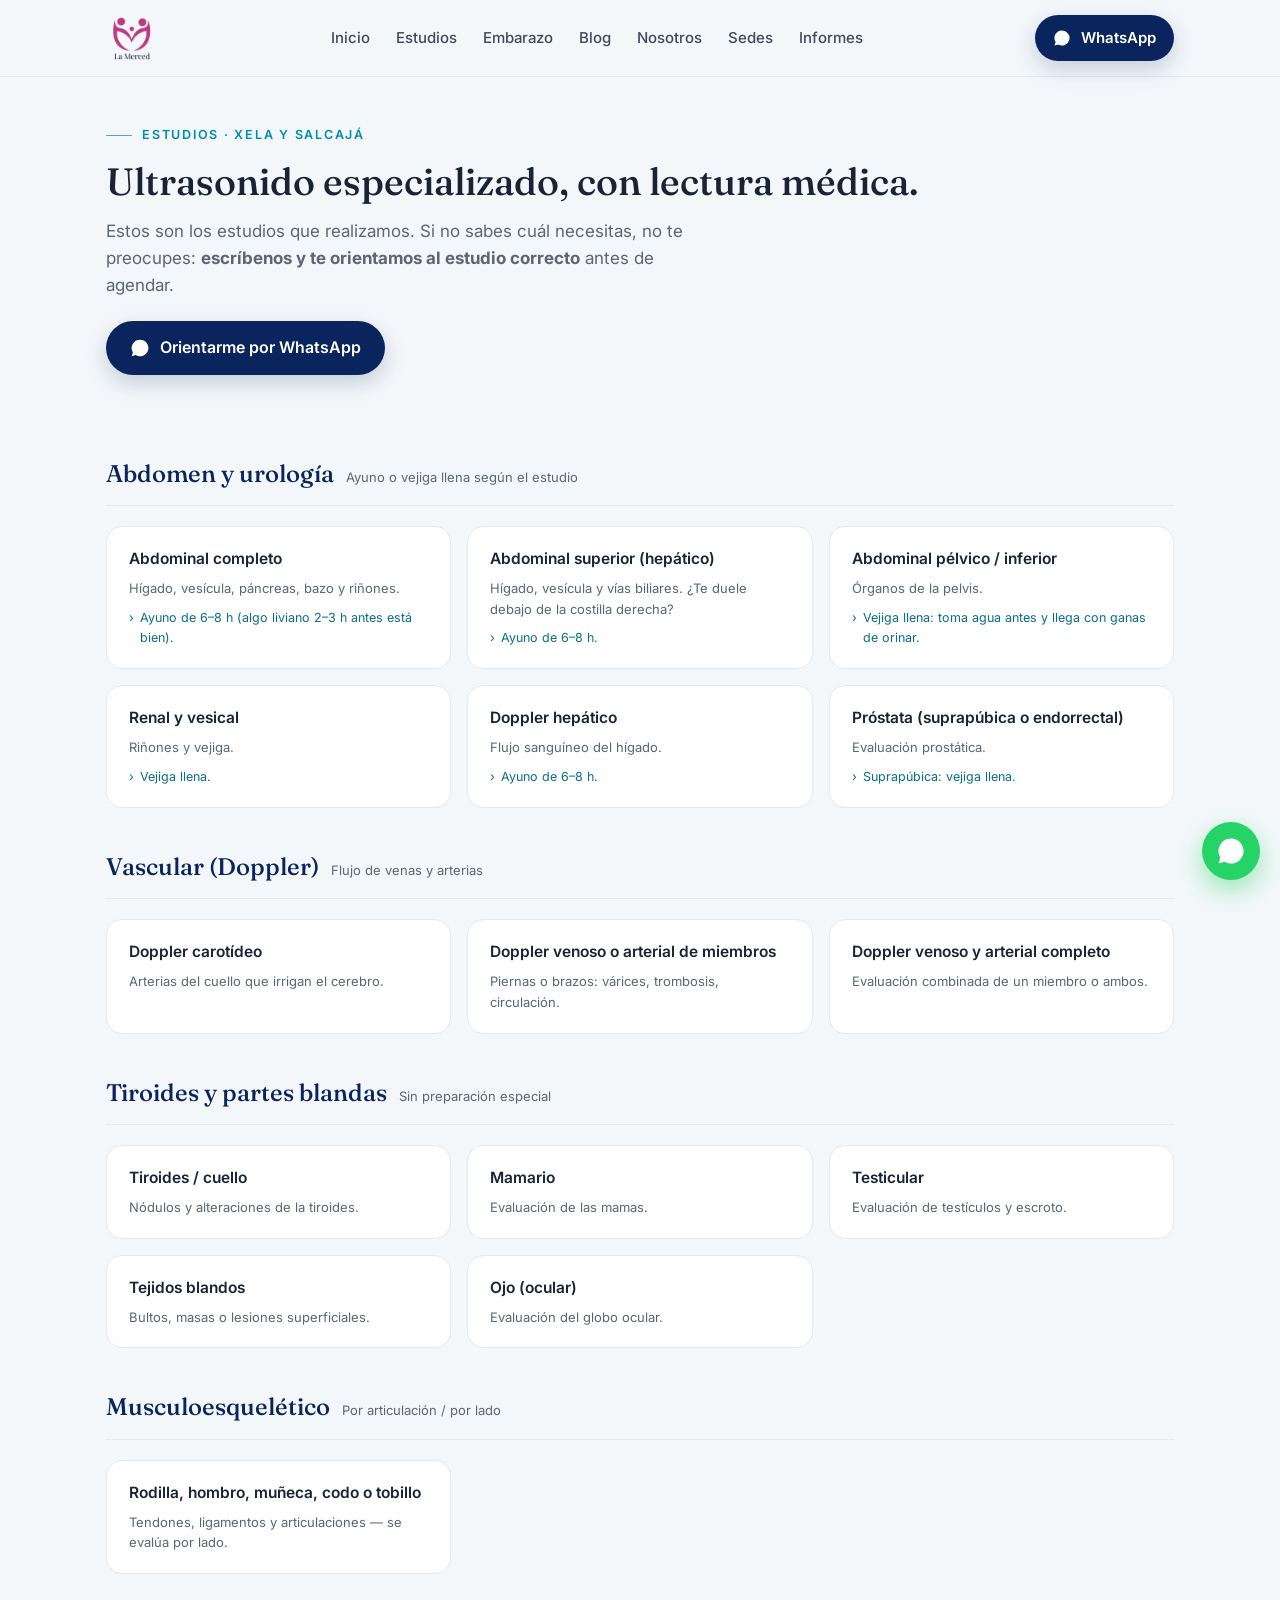
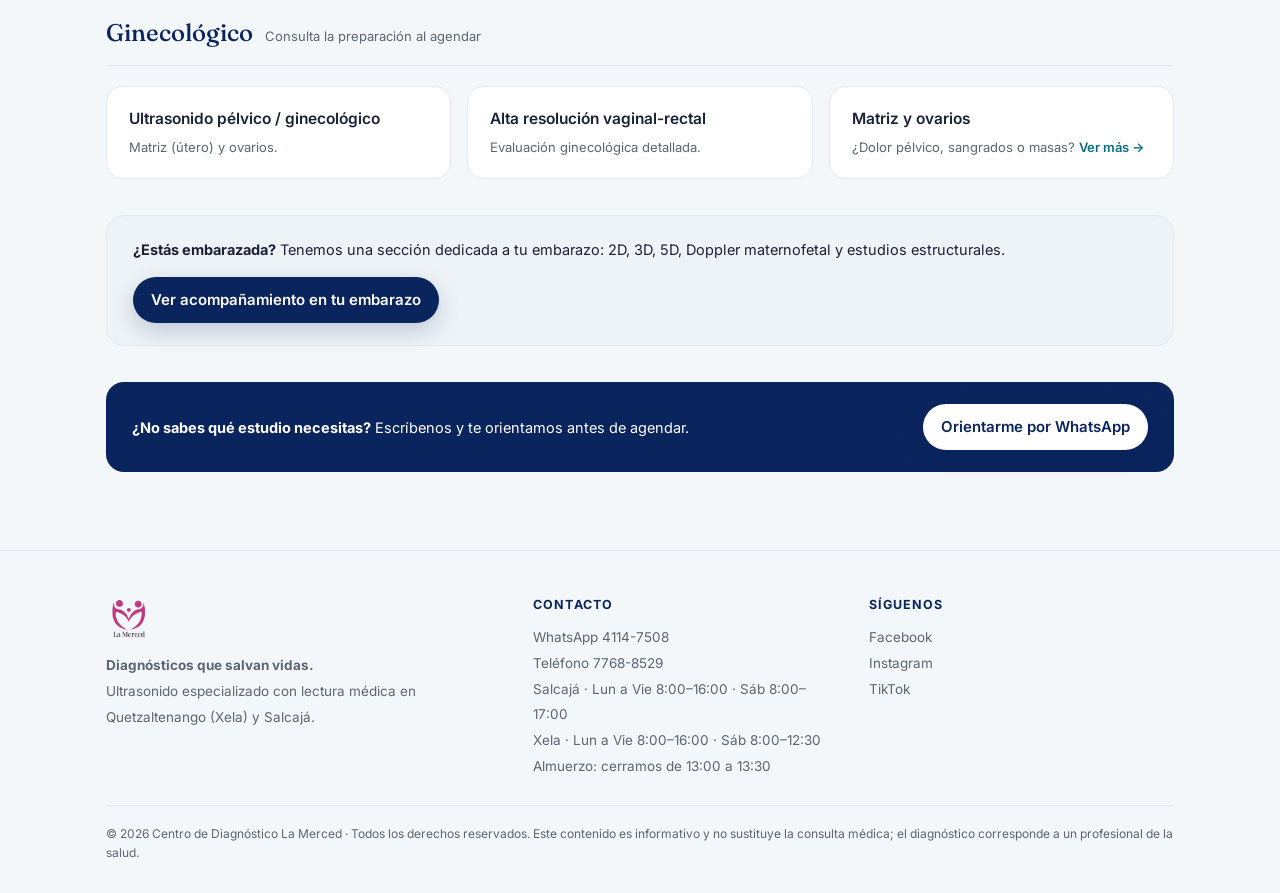
<file: estudios.html>
<!DOCTYPE html>
<html lang="es-GT">
<head>
<!-- Google Analytics 4 (5-oct-2026): mide visitas y de dónde llegan (Google, Meta, ChatGPT…). ID de la propiedad lamercedgt.com -->
<script async src="https://www.googletagmanager.com/gtag/js?id=G-4763NFWBQ5"></script>
<script>
  window.dataLayer = window.dataLayer || [];
  function gtag(){dataLayer.push(arguments);}
  gtag('js', new Date());
  gtag('config', 'G-4763NFWBQ5');
  document.addEventListener('click',function(e){var a=e.target.closest&&e.target.closest('a[href*="wa.me"]');if(a)gtag('event','clic_whatsapp',{pagina:location.pathname});},true);/* 7-oct-2026: evento clave clic_whatsapp */
</script>
<meta charset="UTF-8">
<meta name="viewport" content="width=device-width, initial-scale=1.0">
<title>Estudios de Ultrasonido en Xela y Salcajá — Abdominal, Doppler y Más | La Merced</title>
<meta name="description" content="Ultrasonido abdominal, tiroides, vascular Doppler, mamario, musculoesquelético y más en Quetzaltenango (Xela) y Salcajá. Lectura médica confiable. Te orientamos al estudio correcto. Agenda por WhatsApp.">
<link rel="canonical" href="https://lamercedgt.com/estudios">
<meta name="robots" content="index,follow">
<meta property="og:type" content="website"><meta property="og:locale" content="es_GT">
<meta property="og:title" content="Estudios de Ultrasonido en Xela y Salcajá — Abdominal, Doppler y Más">
<meta property="og:description" content="Ultrasonido abdominal, tiroides, vascular Doppler, mamario, musculoesquelético y más, con lectura médica y resultado el mismo día.">
<meta property="og:url" content="https://lamercedgt.com/estudios">
<meta property="og:image" content="https://lamercedgt.com/assets/hero-dolor.jpg">
<meta name="twitter:card" content="summary_large_image">
<link rel="preconnect" href="https://fonts.googleapis.com"><link rel="preconnect" href="https://fonts.gstatic.com" crossorigin>
<link href="https://fonts.googleapis.com/css2?family=Fraunces:opsz,wght@9..144,400;9..144,500;9..144,600&family=Inter:wght@400;500;600&display=swap" rel="stylesheet">
<link rel="stylesheet" href="css/styles.css">
<script type="application/ld+json">{"@context":"https://schema.org","@type":"MedicalWebPage","name":"Estudios de ultrasonido en Xela y Salcajá","url":"https://lamercedgt.com/estudios","inLanguage":"es-GT","about":{"@type":"MedicalTest","name":"Ultrasonido diagnóstico","usesDevice":{"@type":"MedicalDevice","name":"Ecógrafo de alta resolución"}},"provider":{"@id":"https://lamercedgt.com/#organizacion"}}</script>
</head>
<body>

<header><div class="wrap"><div class="row">
  <a href="index.html"><img class="logo" src="assets/logo-lamerced.png" alt="Centro de Diagnóstico La Merced"></a>
  <nav class="main">
    <a href="index.html">Inicio</a>
    <a href="estudios.html">Estudios</a>
    <a href="embarazo.html">Embarazo</a>
    <a href="/blog/">Blog</a>
    <a href="nosotros.html">Nosotros</a>
    <a href="sedes.html">Sedes</a><a href="/informes/">Informes</a>
  </nav>
  <div class="navcta">
    <a class="cta sm" data-wa data-msg="Hola 👋 Vengo de la página de Estudios de La Merced y quiero orientación sobre un ultrasonido.">
      <svg width="18" height="18" viewBox="0 0 24 24" fill="#fff"><path d="M12 2a10 10 0 0 0-8.5 15.3L2 22l4.8-1.5A10 10 0 1 0 12 2z"/></svg>WhatsApp</a>
    <button class="burger" aria-label="Menú"><span></span><span></span><span></span></button>
  </div>
</div></div></header>

<div class="pagehero"><div class="wrap">
  <span class="kick">Estudios · Xela y Salcajá</span>
  <h1>Ultrasonido especializado, con lectura médica.</h1>
  <p>Estos son los estudios que realizamos. Si no sabes cuál necesitas, no te preocupes: <strong>escríbenos y te orientamos al estudio correcto</strong> antes de agendar.</p>
  <a class="cta" data-wa data-msg="Hola 👋 Quiero orientación sobre qué estudio necesito.">
    <svg width="20" height="20" viewBox="0 0 24 24" fill="#fff"><path d="M12 2a10 10 0 0 0-8.5 15.3L2 22l4.8-1.5A10 10 0 1 0 12 2z"/></svg>Orientarme por WhatsApp</a>
</div></div>

<section style="padding-top:30px"><div class="wrap">

  <div class="catblock">
    <div class="cathead"><h2>Abdomen y urología</h2><span>Ayuno o vejiga llena según el estudio</span></div>
    <div class="studygrid">
      <div class="studycard"><b>Abdominal completo</b><span>Hígado, vesícula, páncreas, bazo y riñones.</span><div class="prep"><i>›</i> Ayuno de 6–8 h (algo liviano 2–3 h antes está bien).</div></div>
      <div class="studycard"><b>Abdominal superior (hepático)</b><span>Hígado, vesícula y vías biliares. <a class="inline" href="/blog/dolor-debajo-de-la-costilla-derecha/">¿Te duele debajo de la costilla derecha?</a></span><div class="prep"><i>›</i> Ayuno de 6–8 h.</div></div>
      <div class="studycard"><b>Abdominal pélvico / inferior</b><span>Órganos de la pelvis.</span><div class="prep"><i>›</i> Vejiga llena: toma agua antes y llega con ganas de orinar.</div></div>
      <div class="studycard"><b>Renal y vesical</b><span>Riñones y vejiga.</span><div class="prep"><i>›</i> Vejiga llena.</div></div>
      <div class="studycard"><b>Doppler hepático</b><span>Flujo sanguíneo del hígado.</span><div class="prep"><i>›</i> Ayuno de 6–8 h.</div></div>
      <div class="studycard"><b>Próstata (suprapúbica o endorrectal)</b><span>Evaluación prostática.</span><div class="prep"><i>›</i> Suprapúbica: vejiga llena.</div></div>
    </div>
  </div>

  <div class="catblock">
    <div class="cathead"><h2>Vascular (Doppler)</h2><span>Flujo de venas y arterias</span></div>
    <div class="studygrid">
      <div class="studycard"><b>Doppler carotídeo</b><span>Arterias del cuello que irrigan el cerebro.</span></div>
      <div class="studycard"><b>Doppler venoso o arterial de miembros</b><span>Piernas o brazos: várices, trombosis, circulación.</span></div>
      <div class="studycard"><b>Doppler venoso y arterial completo</b><span>Evaluación combinada de un miembro o ambos.</span></div>
    </div>
  </div>

  <div class="catblock">
    <div class="cathead"><h2>Tiroides y partes blandas</h2><span>Sin preparación especial</span></div>
    <div class="studygrid">
      <div class="studycard"><b>Tiroides / cuello</b><span>Nódulos y alteraciones de la tiroides.</span></div>
      <div class="studycard"><b>Mamario</b><span>Evaluación de las mamas.</span></div>
      <div class="studycard"><b>Testicular</b><span>Evaluación de testículos y escroto.</span></div>
      <div class="studycard"><b>Tejidos blandos</b><span>Bultos, masas o lesiones superficiales.</span></div>
      <div class="studycard"><b>Ojo (ocular)</b><span>Evaluación del globo ocular.</span></div>
    </div>
  </div>

  <div class="catblock">
    <div class="cathead"><h2>Musculoesquelético</h2><span>Por articulación / por lado</span></div>
    <div class="studygrid">
      <div class="studycard"><b>Rodilla, hombro, muñeca, codo o tobillo</b><span>Tendones, ligamentos y articulaciones — se evalúa por lado.</span></div>
    </div>
  </div>

  <div class="catblock">
    <div class="cathead"><h2>Ginecológico</h2><span>Consulta la preparación al agendar</span></div>
    <div class="studygrid">
      <div class="studycard"><b>Ultrasonido pélvico / ginecológico</b><span>Matriz (útero) y ovarios.</span></div>
      <div class="studycard"><b>Alta resolución vaginal-rectal</b><span>Evaluación ginecológica detallada.</span></div>
      <div class="studycard"><b>Matriz y ovarios</b><span>¿Dolor pélvico, sangrados o masas? <a href="ultrasonido-matriz-ovarios/" style="color:var(--teal-deep);font-weight:600">Ver más →</a></span></div>
    </div>
  </div>

  <div class="callout">
    <p><strong>¿Estás embarazada?</strong> Tenemos una sección dedicada a tu embarazo: 2D, 3D, 5D, Doppler maternofetal y estudios estructurales.</p>
    <a class="cta sm" href="embarazo.html">Ver acompañamiento en tu embarazo</a>
  </div>

  <div class="callout" style="background:var(--navy);border:none">
    <p style="color:#fff"><strong>¿No sabes qué estudio necesitas?</strong> Escríbenos y te orientamos antes de agendar.</p>
    <a class="cta sm" data-wa style="background:#fff;color:var(--navy)" data-msg="Hola 👋 Necesito ayuda para saber qué estudio me corresponde.">Orientarme por WhatsApp</a>
  </div>

</div></section>

<footer><div class="wrap">
  <div class="frow">
    <div><img src="assets/logo-lamerced.png" alt="Centro de Diagnóstico La Merced"><p><strong>Diagnósticos que salvan vidas.</strong><br>Ultrasonido especializado con lectura médica en Quetzaltenango (Xela) y Salcajá.</p></div>
    <div><h4>Contacto</h4><p>WhatsApp <a data-wa data-msg="Hola 👋 Vengo del sitio web de La Merced.">4114-7508</a><br>Teléfono <a href="tel:+50277688529">7768-8529</a><br>Salcajá · Lun a Vie 8:00–16:00 · Sáb 8:00–17:00<br>Xela · Lun a Vie 8:00–16:00 · Sáb 8:00–12:30<br>Almuerzo: cerramos de 13:00 a 13:30</p></div>
    <div><h4>Síguenos</h4><p><a href="https://www.facebook.com/lamercedusg" target="_blank" rel="noopener">Facebook</a><br><a href="https://www.instagram.com/lamerceddiagnostico" target="_blank" rel="noopener">Instagram</a><br><a href="https://www.tiktok.com/@la.merced.usg" target="_blank" rel="noopener">TikTok</a></p></div>
  </div>
  <div class="foot-legal">© 2026 Centro de Diagnóstico La Merced · Todos los derechos reservados. Este contenido es informativo y no sustituye la consulta médica; el diagnóstico corresponde a un profesional de la salud.</div>
</div></footer>

<a class="fab" data-wa data-msg="Hola 👋 Vengo de la página de Estudios de La Merced." aria-label="WhatsApp"><svg viewBox="0 0 24 24" fill="#fff"><path d="M12 2a10 10 0 0 0-8.5 15.3L2 22l4.8-1.5A10 10 0 1 0 12 2zm4.4 12c-.2-.1-1.4-.7-1.6-.8s-.4-.1-.5.1-.6.8-.8.9-.3.2-.5 0a6.5 6.5 0 0 1-1.9-1.2 7 7 0 0 1-1.3-1.6c-.1-.2 0-.4.1-.5l.4-.4.2-.4a.4.4 0 0 0 0-.4l-.7-1.8c-.2-.5-.4-.4-.5-.4h-.5a.9.9 0 0 0-.6.3 2.6 2.6 0 0 0-.8 1.9 4.5 4.5 0 0 0 1 2.4 10.3 10.3 0 0 0 4 3.5c1.4.6 1.7.5 2 .5s1.3-.5 1.5-1.1.2-1 .1-1.1z"/></svg></a>

<script src="js/main.js" defer></script>
</body></html>
</file>
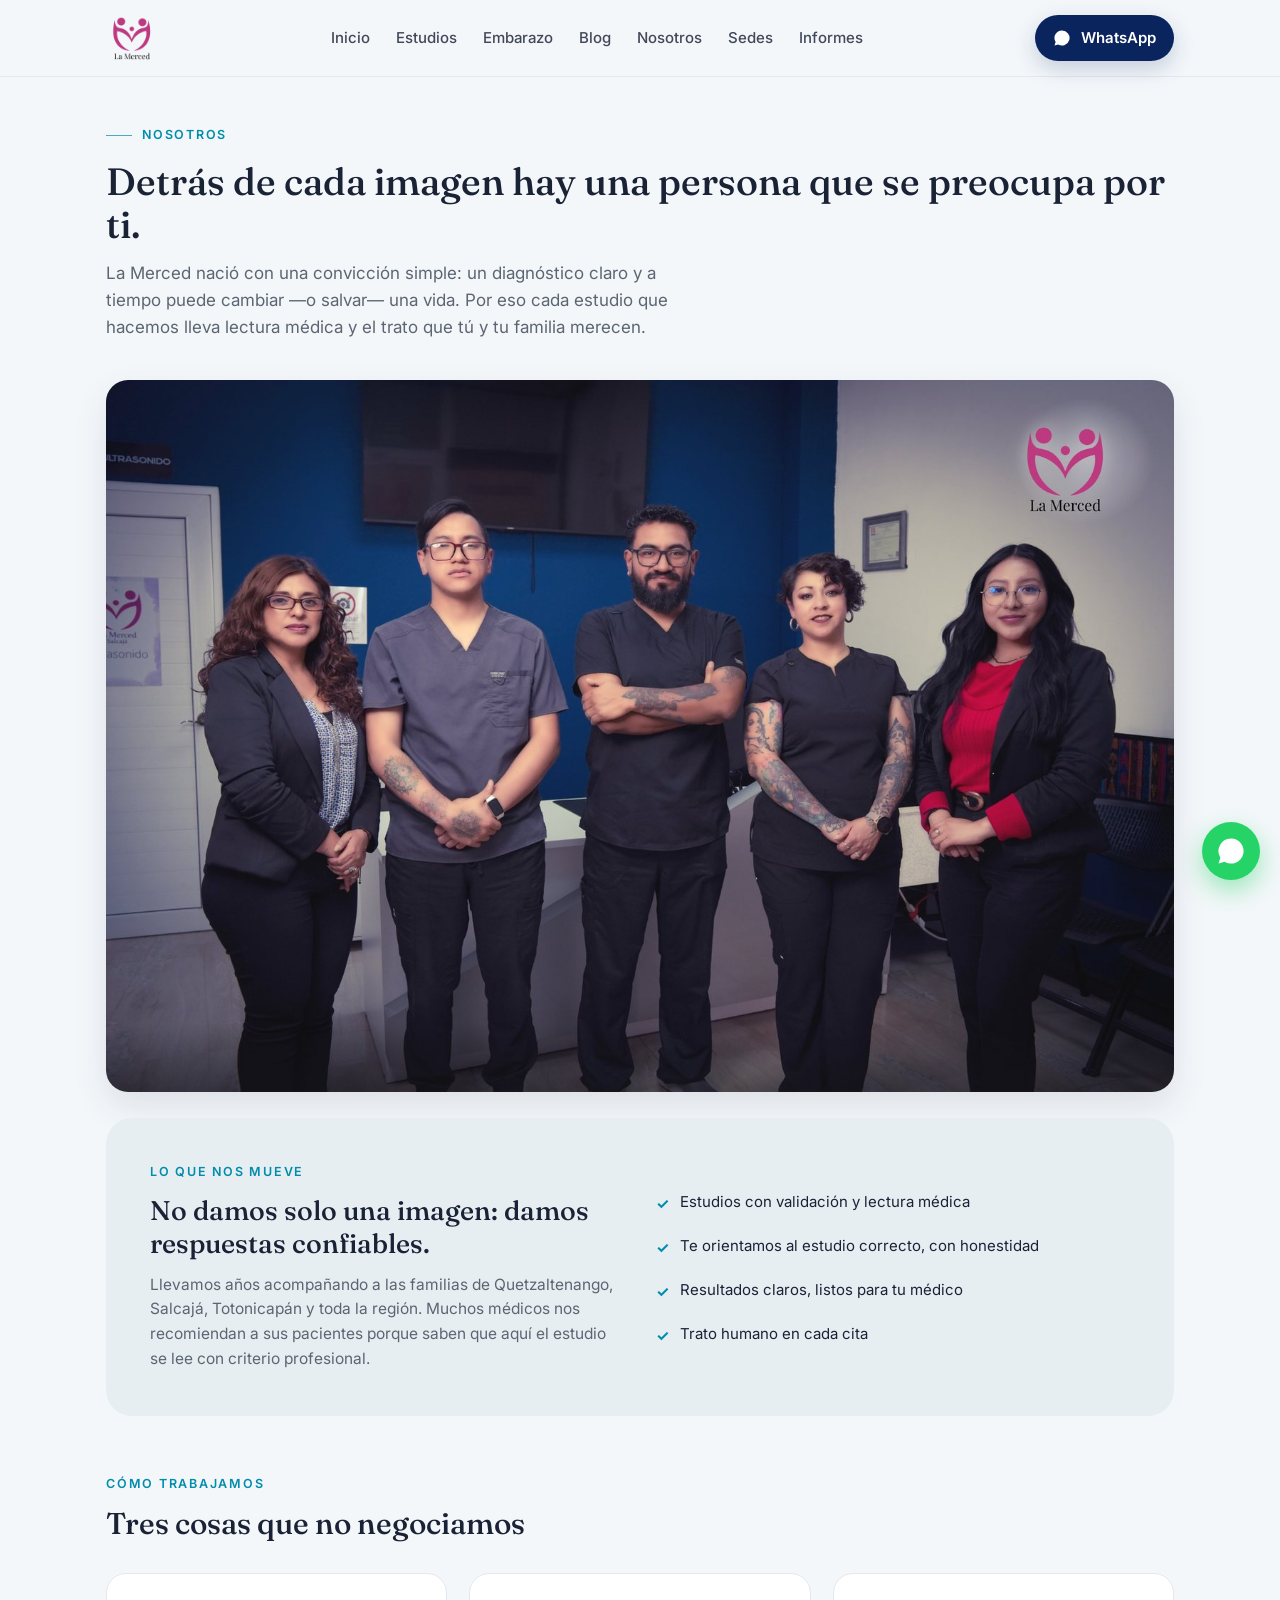
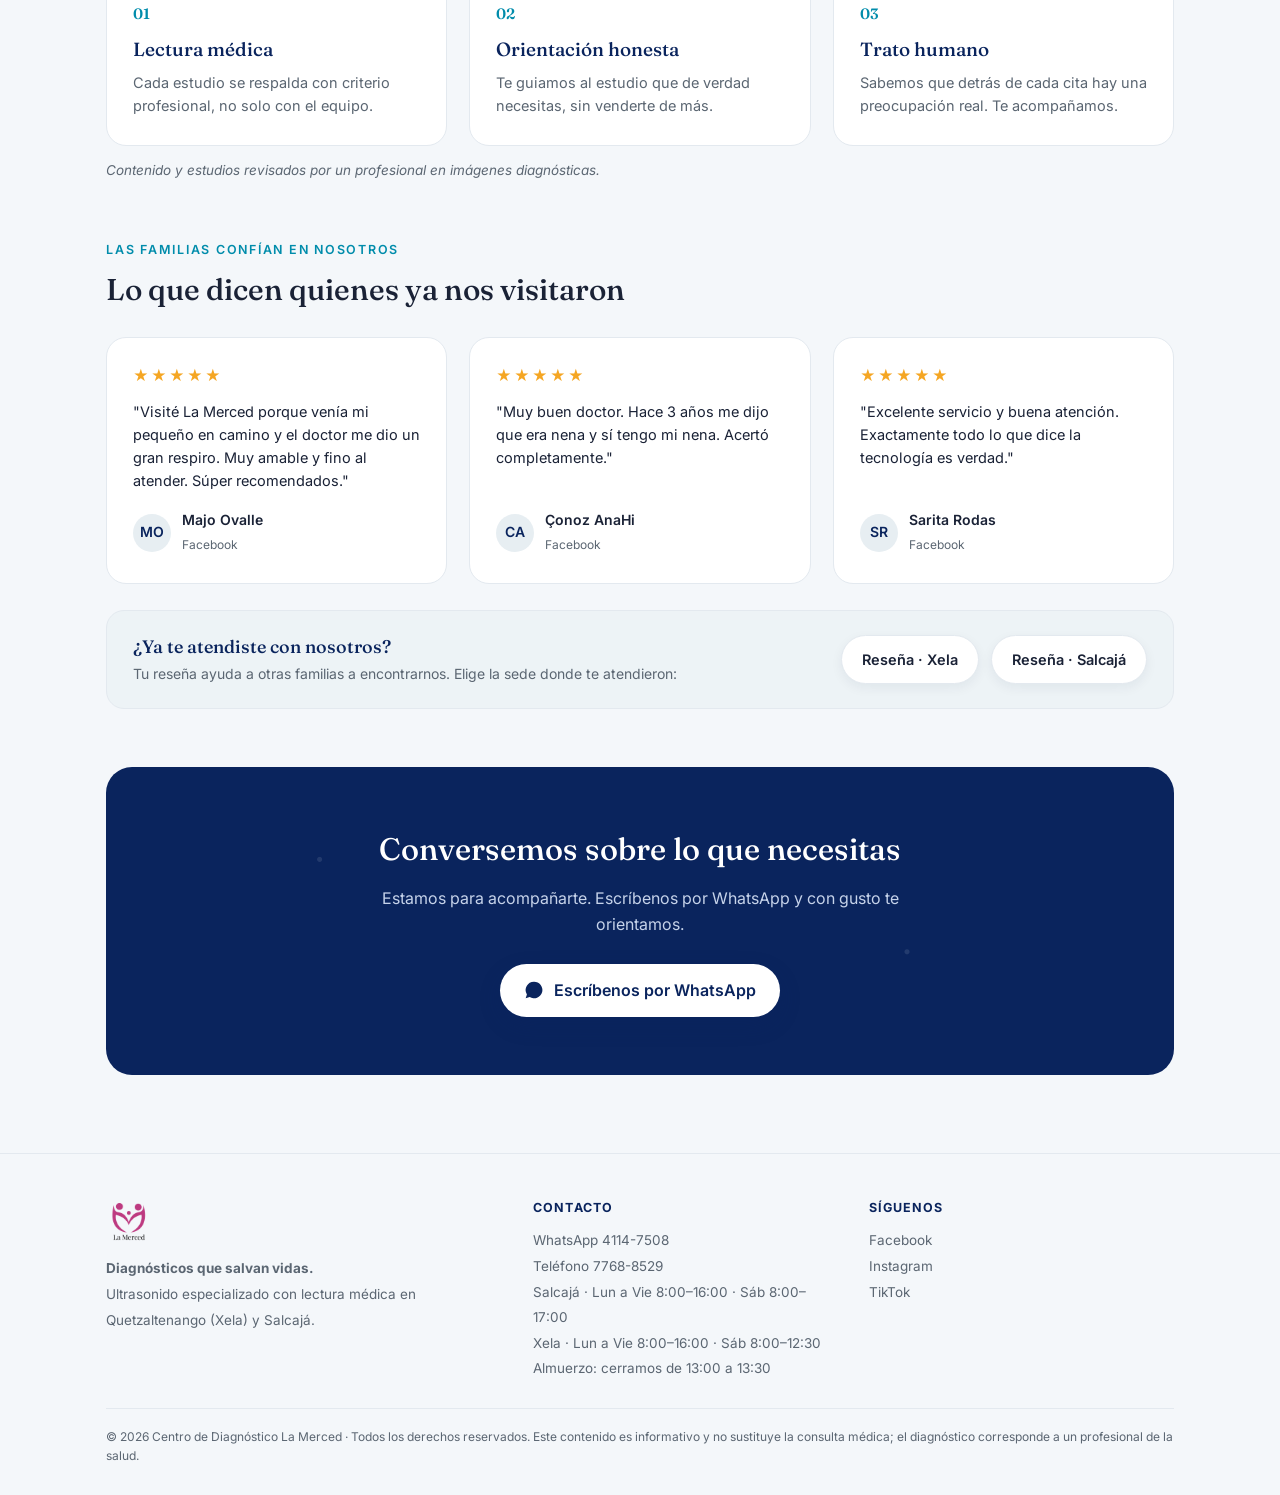
<file: nosotros.html>
<!DOCTYPE html><html lang="es-GT"><head>
<!-- Google Analytics 4 (5-oct-2026): mide visitas y de dónde llegan (Google, Meta, ChatGPT…). ID de la propiedad lamercedgt.com -->
<script async src="https://www.googletagmanager.com/gtag/js?id=G-4763NFWBQ5"></script>
<script>
  window.dataLayer = window.dataLayer || [];
  function gtag(){dataLayer.push(arguments);}
  gtag('js', new Date());
  gtag('config', 'G-4763NFWBQ5');
  document.addEventListener('click',function(e){var a=e.target.closest&&e.target.closest('a[href*="wa.me"]');if(a)gtag('event','clic_whatsapp',{pagina:location.pathname});},true);/* 7-oct-2026: evento clave clic_whatsapp */
</script>
<meta charset="UTF-8"><meta name="viewport" content="width=device-width, initial-scale=1.0">
<title>Nosotros — Centro de Diagnóstico La Merced | Xela y Salcajá</title>
<meta name="description" content="Conoce a La Merced: centro de diagnóstico por ultrasonido en Quetzaltenango (Xela) y Salcajá. Estudios con lectura médica confiable y trato humano. Diagnósticos que salvan vidas.">
<link rel="canonical" href="https://lamercedgt.com/nosotros"><meta name="robots" content="index,follow">
<meta property="og:type" content="website"><meta property="og:locale" content="es_GT">
<meta property="og:title" content="Nosotros — Centro de Diagnóstico La Merced">
<meta property="og:description" content="Ultrasonido con lectura médica confiable y trato humano en Quetzaltenango (Xela) y Salcajá. Diagnósticos que salvan vidas.">
<meta property="og:url" content="https://lamercedgt.com/nosotros">
<meta property="og:image" content="https://lamercedgt.com/assets/hero-equipo.jpg">
<meta name="twitter:card" content="summary_large_image">
<link rel="preconnect" href="https://fonts.googleapis.com"><link rel="preconnect" href="https://fonts.gstatic.com" crossorigin>
<link href="https://fonts.googleapis.com/css2?family=Fraunces:opsz,wght@9..144,400;9..144,500;9..144,600&family=Inter:wght@400;500;600&display=swap" rel="stylesheet">
<link rel="stylesheet" href="css/styles.css"></head><body>
<header><div class="wrap"><div class="row">
  <a href="index.html"><img class="logo" src="assets/logo-lamerced.png" alt="Centro de Diagnóstico La Merced"></a>
  <nav class="main"><a href="index.html">Inicio</a><a href="estudios.html">Estudios</a><a href="embarazo.html">Embarazo</a><a href="/blog/">Blog</a>
    <a href="nosotros.html">Nosotros</a><a href="sedes.html">Sedes</a><a href="/informes/">Informes</a></nav>
  <div class="navcta"><a class="cta sm" data-wa data-msg="Hola 👋 Vengo del sitio web de La Merced."><svg width="18" height="18" viewBox="0 0 24 24" fill="#fff"><path d="M12 2a10 10 0 0 0-8.5 15.3L2 22l4.8-1.5A10 10 0 1 0 12 2z"/></svg>WhatsApp</a><button class="burger" aria-label="Menú"><span></span><span></span><span></span></button></div>
</div></div></header>

<div class="pagehero"><div class="wrap">
  <span class="kick">Nosotros</span>
  <h1>Detrás de cada imagen hay una persona que se preocupa por ti.</h1>
  <p>La Merced nació con una convicción simple: un diagnóstico claro y a tiempo puede cambiar —o salvar— una vida. Por eso cada estudio que hacemos lleva lectura médica y el trato que tú y tu familia merecen.</p>
</div></div>
<div class="wrap"><img src="assets/hero-equipo.jpg" alt="Equipo del Centro de Diagnóstico La Merced" style="width:100%;border-radius:22px;display:block;margin-top:6px;box-shadow:0 14px 34px rgba(16,30,60,.10)"></div>

<section style="padding-top:26px"><div class="wrap">
  <div class="trust">
    <div>
      <div class="eyebrow">Lo que nos mueve</div>
      <h2 class="serif">No damos solo una imagen: damos respuestas confiables.</h2>
      <p>Llevamos años acompañando a las familias de Quetzaltenango, Salcajá, Totonicapán y toda la región. Muchos médicos nos recomiendan a sus pacientes porque saben que aquí el estudio se lee con criterio profesional.</p>
    </div>
    <ul class="points">
      <li><i>✓</i> Estudios con validación y lectura médica</li>
      <li><i>✓</i> Te orientamos al estudio correcto, con honestidad</li>
      <li><i>✓</i> Resultados claros, listos para tu médico</li>
      <li><i>✓</i> Trato humano en cada cita</li>
    </ul>
  </div>
</div></section>

<section style="padding-top:0"><div class="wrap">
  <div class="eyebrow">Cómo trabajamos</div>
  <h2 class="s serif">Tres cosas que no negociamos</h2>
  <div class="steps">
    <div class="stepcard"><div class="num serif">01</div><h3 class="serif">Lectura médica</h3><p>Cada estudio se respalda con criterio profesional, no solo con el equipo.</p></div>
    <div class="stepcard"><div class="num serif">02</div><h3 class="serif">Orientación honesta</h3><p>Te guiamos al estudio que de verdad necesitas, sin venderte de más.</p></div>
    <div class="stepcard"><div class="num serif">03</div><h3 class="serif">Trato humano</h3><p>Sabemos que detrás de cada cita hay una preocupación real. Te acompañamos.</p></div>
  </div>
  <p class="emnote">Contenido y estudios revisados por un profesional en imágenes diagnósticas.</p>
</div></section>

<section style="padding-top:0"><div class="wrap">
  <div class="eyebrow">Las familias confían en nosotros</div>
  <h2 class="s serif">Lo que dicen quienes ya nos visitaron</h2>
  <div class="revgrid">
    <div class="revcard"><div class="stars">★★★★★</div><p>"Visité La Merced porque venía mi pequeño en camino y el doctor me dio un gran respiro. Muy amable y fino al atender. Súper recomendados."</p><div class="who"><div class="av">MO</div><div><b>Majo Ovalle</b><span>Facebook</span></div></div></div>
    <div class="revcard"><div class="stars">★★★★★</div><p>"Muy buen doctor. Hace 3 años me dijo que era nena y sí tengo mi nena. Acertó completamente."</p><div class="who"><div class="av">CA</div><div><b>Çonoz AnaHi</b><span>Facebook</span></div></div></div>
    <div class="revcard"><div class="stars">★★★★★</div><p>"Excelente servicio y buena atención. Exactamente todo lo que dice la tecnología es verdad."</p><div class="who"><div class="av">SR</div><div><b>Sarita Rodas</b><span>Facebook</span></div></div></div>
  </div>
  <div class="revcta">
    <div><b>¿Ya te atendiste con nosotros?</b><p>Tu reseña ayuda a otras familias a encontrarnos. Elige la sede donde te atendieron:</p></div>
    <div class="revbtns">
      <a class="btn-google" href="https://g.page/r/CdLXezVu2TKuEBM/review" target="_blank" rel="noopener">Reseña · Xela</a>
      <a class="btn-google" href="https://g.page/r/CatsOd-E3PEXEBM/review" target="_blank" rel="noopener">Reseña · Salcajá</a>
    </div>
  </div>
</div></section>

<section style="padding-top:0"><div class="wrap"><div class="final"><div class="mark"></div>
  <h2 class="serif">Conversemos sobre lo que necesitas</h2>
  <p>Estamos para acompañarte. Escríbenos por WhatsApp y con gusto te orientamos.</p>
  <a class="cta" data-wa data-msg="Hola 👋 Vengo del sitio web de La Merced y quiero orientación."><svg width="20" height="20" viewBox="0 0 24 24" fill="#0A245D"><path d="M12 2a10 10 0 0 0-8.5 15.3L2 22l4.8-1.5A10 10 0 1 0 12 2z"/></svg>Escríbenos por WhatsApp</a>
</div></div></section>

<footer><div class="wrap"><div class="frow">
  <div><img src="assets/logo-lamerced.png" alt="Centro de Diagnóstico La Merced"><p><strong>Diagnósticos que salvan vidas.</strong><br>Ultrasonido especializado con lectura médica en Quetzaltenango (Xela) y Salcajá.</p></div>
  <div><h4>Contacto</h4><p>WhatsApp <a data-wa data-msg="Hola 👋 Vengo del sitio web de La Merced.">4114-7508</a><br>Teléfono <a href="tel:+50277688529">7768-8529</a><br>Salcajá · Lun a Vie 8:00–16:00 · Sáb 8:00–17:00<br>Xela · Lun a Vie 8:00–16:00 · Sáb 8:00–12:30<br>Almuerzo: cerramos de 13:00 a 13:30</p></div>
  <div><h4>Síguenos</h4><p><a href="https://www.facebook.com/lamercedusg" target="_blank" rel="noopener">Facebook</a><br><a href="https://www.instagram.com/lamerceddiagnostico" target="_blank" rel="noopener">Instagram</a><br><a href="https://www.tiktok.com/@la.merced.usg" target="_blank" rel="noopener">TikTok</a></p></div>
</div><div class="foot-legal">© 2026 Centro de Diagnóstico La Merced · Todos los derechos reservados. Este contenido es informativo y no sustituye la consulta médica; el diagnóstico corresponde a un profesional de la salud.</div></div></footer>
<a class="fab" data-wa data-msg="Hola 👋 Vengo del sitio web de La Merced." aria-label="WhatsApp"><svg viewBox="0 0 24 24" fill="#fff"><path d="M12 2a10 10 0 0 0-8.5 15.3L2 22l4.8-1.5A10 10 0 1 0 12 2z"/></svg></a>
<script src="js/main.js" defer></script></body></html>
</file>
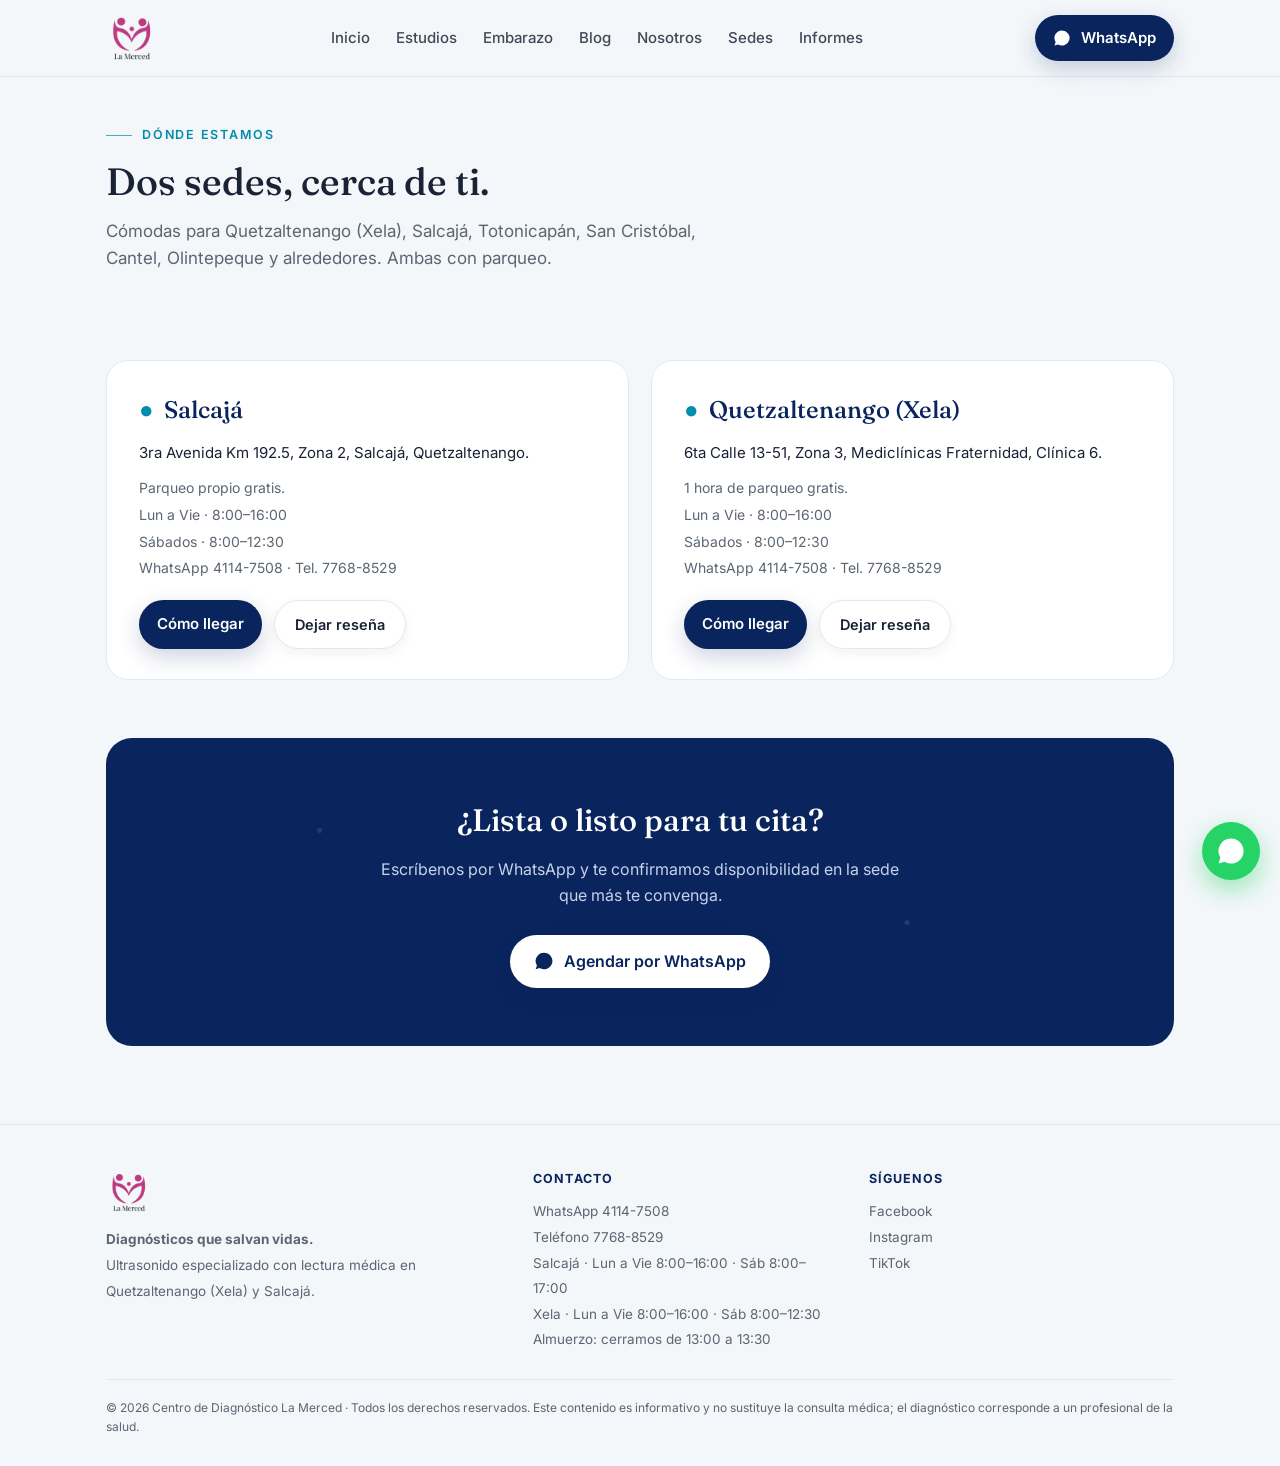
<file: sedes.html>
<!DOCTYPE html><html lang="es-GT"><head>
<!-- Google Analytics 4 (5-oct-2026): mide visitas y de dónde llegan (Google, Meta, ChatGPT…). ID de la propiedad lamercedgt.com -->
<script async src="https://www.googletagmanager.com/gtag/js?id=G-4763NFWBQ5"></script>
<script>
  window.dataLayer = window.dataLayer || [];
  function gtag(){dataLayer.push(arguments);}
  gtag('js', new Date());
  gtag('config', 'G-4763NFWBQ5');
  document.addEventListener('click',function(e){var a=e.target.closest&&e.target.closest('a[href*="wa.me"]');if(a)gtag('event','clic_whatsapp',{pagina:location.pathname});},true);/* 7-oct-2026: evento clave clic_whatsapp */
</script>
<meta charset="UTF-8"><meta name="viewport" content="width=device-width, initial-scale=1.0">
<title>Sedes y Horarios — Ultrasonido en Xela y Salcajá | La Merced</title>
<meta name="description" content="Nuestras sedes: Salcajá (3ra Avenida Km 192.5, Zona 2) y Quetzaltenango (6ta Calle 13-51, Zona 3, Mediclínicas Fraternidad). Horarios, parqueo y cómo llegar. Agenda por WhatsApp.">
<link rel="canonical" href="https://lamercedgt.com/sedes"><meta name="robots" content="index,follow">
<meta property="og:type" content="website"><meta property="og:locale" content="es_GT">
<meta property="og:title" content="Sedes y Horarios — Ultrasonido en Xela y Salcajá">
<meta property="og:description" content="Salcajá (3ra Avenida Km 192.5, Zona 2) y Xela (6ta Calle 13-51, Zona 3, Mediclínicas Fraternidad). L–V 8:00–16:00 (almuerzo 13:00–13:30). Sábado: Salcajá 8:00–17:00, Xela 8:00–12:30. Ambas con parqueo.">
<meta property="og:url" content="https://lamercedgt.com/sedes">
<meta property="og:image" content="https://lamercedgt.com/assets/hero-equipo.jpg">
<meta name="twitter:card" content="summary_large_image">
<link rel="preconnect" href="https://fonts.googleapis.com"><link rel="preconnect" href="https://fonts.gstatic.com" crossorigin>
<link href="https://fonts.googleapis.com/css2?family=Fraunces:opsz,wght@9..144,400;9..144,500;9..144,600&family=Inter:wght@400;500;600&display=swap" rel="stylesheet">
<link rel="stylesheet" href="css/styles.css"><script type="application/ld+json">{"@context":"https://schema.org","@type":"DiagnosticLab","@id":"https://lamercedgt.com/#organizacion","name":"Centro de Diagnóstico La Merced","description":"Centro de diagnóstico por ultrasonido con lectura médica en Quetzaltenango (Xela) y Salcajá.","url":"https://lamercedgt.com","telephone":"+502-4114-7508","medicalSpecialty":"Radiology","sameAs":["https://www.facebook.com/lamercedusg","https://www.instagram.com/lamerceddiagnostico","https://www.tiktok.com/@la.merced.usg"],"areaServed":["Quetzaltenango","Salcajá","Totonicapán","San Cristóbal Totonicapán","Cantel","Olintepeque"],"location":[{"@type":"Place","name":"La Merced — Salcajá","address":{"@type":"PostalAddress","streetAddress":"3ra Avenida Km 192.5, Zona 2","addressLocality":"Salcajá","addressRegion":"Quetzaltenango","addressCountry":"GT"},"geo":{"@type":"GeoCoordinates","latitude":14.8693826,"longitude":-91.466419},"hasMap":"https://www.google.com/maps/search/?api=1&query=Centro+de+Diagn%C3%B3stico+La+Merced+Salcaj%C3%A1","openingHours":["Mo-Fr 08:00-13:00","Mo-Fr 13:30-16:00","Sa 08:00-13:00","Sa 13:30-17:00"]},{"@type":"Place","name":"La Merced — Quetzaltenango (Xela)","address":{"@type":"PostalAddress","streetAddress":"6ta Calle 13-51, Zona 3, Mediclínicas Fraternidad, Clínica 6","addressLocality":"Quetzaltenango","addressRegion":"Quetzaltenango","addressCountry":"GT"},"geo":{"@type":"GeoCoordinates","latitude":14.84545,"longitude":-91.5162925},"hasMap":"https://www.google.com/maps/search/?api=1&query=Mediclinicas+Fraternidad+Quetzaltenango","openingHours":["Mo-Fr 08:00-13:00","Mo-Fr 13:30-16:00","Sa 08:00-12:30"]}]}</script>
</head><body>
<header><div class="wrap"><div class="row">
  <a href="index.html"><img class="logo" src="assets/logo-lamerced.png" alt="Centro de Diagnóstico La Merced"></a>
  <nav class="main"><a href="index.html">Inicio</a><a href="estudios.html">Estudios</a><a href="embarazo.html">Embarazo</a><a href="/blog/">Blog</a>
    <a href="nosotros.html">Nosotros</a><a href="sedes.html">Sedes</a><a href="/informes/">Informes</a></nav>
  <div class="navcta"><a class="cta sm" data-wa data-msg="Hola 👋 Quiero agendar. ¿Me confirman ubicación y horario?"><svg width="18" height="18" viewBox="0 0 24 24" fill="#fff"><path d="M12 2a10 10 0 0 0-8.5 15.3L2 22l4.8-1.5A10 10 0 1 0 12 2z"/></svg>WhatsApp</a><button class="burger" aria-label="Menú"><span></span><span></span><span></span></button></div>
</div></div></header>

<div class="pagehero"><div class="wrap">
  <span class="kick">Dónde estamos</span>
  <h1>Dos sedes, cerca de ti.</h1>
  <p>Cómodas para Quetzaltenango (Xela), Salcajá, Totonicapán, San Cristóbal, Cantel, Olintepeque y alrededores. Ambas con parqueo.</p>
</div></div>

<section style="padding-top:26px"><div class="wrap">
  <div class="sedebig">
    <div class="sedefull">
      <h2><i>●</i> Salcajá</h2>
      <p class="addr">3ra Avenida Km 192.5, Zona 2, Salcajá, Quetzaltenango.</p>
      <p class="meta">Parqueo propio gratis.<br>Lun a Vie · 8:00–16:00<br>Sábados · 8:00–12:30<br>WhatsApp 4114-7508 · Tel. 7768-8529</p>
      <div class="acts">
        <a class="cta sm" href="https://www.google.com/maps/search/?api=1&query=Centro+de+Diagn%C3%B3stico+La+Merced+Salcaj%C3%A1" target="_blank" rel="noopener">Cómo llegar</a>
        <a class="btn-google" href="https://g.page/r/CatsOd-E3PEXEBM/review" target="_blank" rel="noopener">Dejar reseña</a>
      </div>
    </div>
    <div class="sedefull">
      <h2><i>●</i> Quetzaltenango (Xela)</h2>
      <p class="addr">6ta Calle 13-51, Zona 3, Mediclínicas Fraternidad, Clínica 6.</p>
      <p class="meta">1 hora de parqueo gratis.<br>Lun a Vie · 8:00–16:00<br>Sábados · 8:00–12:30<br>WhatsApp 4114-7508 · Tel. 7768-8529</p>
      <div class="acts">
        <a class="cta sm" href="https://www.google.com/maps/search/?api=1&query=Mediclinicas+Fraternidad+Quetzaltenango" target="_blank" rel="noopener">Cómo llegar</a>
        <a class="btn-google" href="https://g.page/r/CdLXezVu2TKuEBM/review" target="_blank" rel="noopener">Dejar reseña</a>
      </div>
    </div>
  </div>
</div></section>

<section style="padding-top:0"><div class="wrap"><div class="final"><div class="mark"></div>
  <h2 class="serif">¿Lista o listo para tu cita?</h2>
  <p>Escríbenos por WhatsApp y te confirmamos disponibilidad en la sede que más te convenga.</p>
  <a class="cta" data-wa data-msg="Hola 👋 Quiero agendar una cita. ¿Qué disponibilidad tienen?"><svg width="20" height="20" viewBox="0 0 24 24" fill="#0A245D"><path d="M12 2a10 10 0 0 0-8.5 15.3L2 22l4.8-1.5A10 10 0 1 0 12 2z"/></svg>Agendar por WhatsApp</a>
</div></div></section>

<footer><div class="wrap"><div class="frow">
  <div><img src="assets/logo-lamerced.png" alt="Centro de Diagnóstico La Merced"><p><strong>Diagnósticos que salvan vidas.</strong><br>Ultrasonido especializado con lectura médica en Quetzaltenango (Xela) y Salcajá.</p></div>
  <div><h4>Contacto</h4><p>WhatsApp <a data-wa data-msg="Hola 👋 Vengo del sitio web de La Merced.">4114-7508</a><br>Teléfono <a href="tel:+50277688529">7768-8529</a><br>Salcajá · Lun a Vie 8:00–16:00 · Sáb 8:00–17:00<br>Xela · Lun a Vie 8:00–16:00 · Sáb 8:00–12:30<br>Almuerzo: cerramos de 13:00 a 13:30</p></div>
  <div><h4>Síguenos</h4><p><a href="https://www.facebook.com/lamercedusg" target="_blank" rel="noopener">Facebook</a><br><a href="https://www.instagram.com/lamerceddiagnostico" target="_blank" rel="noopener">Instagram</a><br><a href="https://www.tiktok.com/@la.merced.usg" target="_blank" rel="noopener">TikTok</a></p></div>
</div><div class="foot-legal">© 2026 Centro de Diagnóstico La Merced · Todos los derechos reservados. Este contenido es informativo y no sustituye la consulta médica; el diagnóstico corresponde a un profesional de la salud.</div></div></footer>
<a class="fab" data-wa data-msg="Hola 👋 Quiero agendar una cita." aria-label="WhatsApp"><svg viewBox="0 0 24 24" fill="#fff"><path d="M12 2a10 10 0 0 0-8.5 15.3L2 22l4.8-1.5A10 10 0 1 0 12 2z"/></svg></a>
<script src="js/main.js" defer></script></body></html>
</file>
<file: css/styles.css>
:root{color-scheme:light;
    --bg:#F4F7FA;--surface:#FFFFFF;--tint:#E7EEF2;--tint2:#EDF3F6;
    --ink:#1A2236;--navy:#0A245D;--muted:#5b6672;--line:#e3e9ef;
    --teal:#008CAB;--teal-deep:#0A6E86;--fucsia:#C53380}
  *{box-sizing:border-box;margin:0;padding:0}
  html{scroll-behavior:smooth}
  body{font-family:'Inter',system-ui,-apple-system,sans-serif;color:var(--ink);background:var(--bg);line-height:1.6;-webkit-font-smoothing:antialiased}
  .serif{font-family:'Fraunces',Georgia,serif}
  .wrap{max-width:1120px;margin:0 auto;padding:0 26px}
  a{text-decoration:none;color:inherit}
  img{display:block;max-width:100%}
  .cta{display:inline-flex;align-items:center;gap:10px;background:var(--navy);color:#fff;font-weight:600;font-size:16px;padding:14px 24px;border-radius:40px;transition:transform .12s,background .2s;box-shadow:0 8px 22px rgba(10,36,93,.20);border:none;cursor:pointer}
  .cta:hover{background:#0d2f73}.cta:active{transform:scale(.98)}
  .cta.sm{padding:11px 18px;font-size:15px}
  .ghost{display:inline-flex;align-items:center;gap:7px;color:var(--teal-deep);font-weight:500;font-size:15px;padding:12px 4px;border-bottom:1px solid transparent}
  .ghost:hover{border-color:var(--teal)}
  /* NAV */
  header{position:sticky;top:0;z-index:50;background:rgba(244,247,250,.92);backdrop-filter:saturate(1.2) blur(8px);border-bottom:1px solid var(--line)}
  header .row{display:flex;align-items:center;justify-content:space-between;padding:12px 0;gap:18px}
  header img.logo{height:52px;width:auto}
  nav.main{display:flex;align-items:center;gap:26px}
  nav.main a{font-size:15px;font-weight:500;color:var(--ink);opacity:.82}
  nav.main a:hover{opacity:1;color:var(--navy)}
  .navcta{display:flex;align-items:center;gap:14px}
  .burger{display:none;background:none;border:none;cursor:pointer;flex-direction:column;gap:5px;padding:8px}
  .burger span{width:24px;height:2px;background:var(--navy);border-radius:2px}
  /* HERO */
  .hero{padding:36px 0 30px}
  .hero .grid{display:grid;grid-template-columns:1.05fr .9fr;gap:44px;align-items:center}
  .kick{display:inline-block;font-size:12.5px;font-weight:600;letter-spacing:.14em;text-transform:uppercase;color:var(--teal);margin-bottom:16px}
  .kick:before{content:"";display:inline-block;width:26px;height:1px;background:var(--teal);vertical-align:middle;margin-right:10px;opacity:.7}
  .hero h1{font-size:42px;line-height:1.1;font-weight:500;letter-spacing:-.01em}
  .hero h1 em{font-style:italic;color:var(--teal-deep)}
  .hero p.lead{font-size:17.5px;color:var(--muted);margin:18px 0 26px;max-width:540px}
  .hero .actions{display:flex;align-items:center;gap:16px;flex-wrap:wrap}
  .microtrust{margin-top:26px;display:flex;gap:22px;flex-wrap:wrap;font-size:13.5px;color:var(--muted)}
  .microtrust div{display:flex;align-items:center;gap:8px}.microtrust i{color:var(--teal);font-style:normal}
  .herovis{position:relative;border-radius:26px;overflow:hidden;aspect-ratio:4/4.3;background:linear-gradient(150deg,#0A245D 0%,#0A6E86 60%,#008CAB 100%);display:flex;flex-direction:column;justify-content:flex-end;padding:30px}
  .herovis .mark{position:absolute;inset:0;opacity:.12;background:radial-gradient(circle at 70% 25%,#fff 0 2px,transparent 3px),radial-gradient(circle at 30% 60%,#fff 0 2px,transparent 3px),radial-gradient(circle at 80% 75%,#fff 0 2px,transparent 3px)}
  .herovis h3{font-family:'Fraunces',serif;color:#fff;font-weight:500;font-size:26px;line-height:1.2;position:relative}
  .herovis p{color:#cfe3ea;font-size:13.5px;margin-top:8px;position:relative}
  .herovis .ph{position:absolute;top:16px;right:16px;background:rgba(255,255,255,.18);color:#fff;font-size:11px;padding:5px 10px;border-radius:20px;letter-spacing:.04em}
  /* STRIP */
  .strip{background:var(--surface);border-top:1px solid var(--line);border-bottom:1px solid var(--line)}
  .strip .row{display:grid;grid-template-columns:repeat(4,1fr)}
  .strip .cell{padding:22px 16px;text-align:center;border-right:1px solid var(--line)}
  .strip .cell:last-child{border-right:none}
  .strip .cell b{display:block;font-family:'Fraunces',serif;font-size:17px;color:var(--navy);font-weight:500}
  .strip .cell span{font-size:12.5px;color:var(--muted)}
  section{padding:58px 0}
  .eyebrow{font-size:12.5px;font-weight:600;letter-spacing:.14em;text-transform:uppercase;color:var(--teal);margin-bottom:12px}
  h2.s{font-family:'Fraunces',serif;font-weight:500;font-size:30px;line-height:1.18;max-width:680px}
  .lead2{color:var(--muted);font-size:16px;margin-top:12px;max-width:620px}
  /* CARDS acompañarte */
  .paths{display:grid;grid-template-columns:repeat(3,1fr);gap:22px;margin-top:32px}
  .pathcard{background:var(--surface);border:1px solid var(--line);border-radius:22px;padding:30px 28px;display:flex;flex-direction:column;transition:transform .15s,box-shadow .2s}
  .pathcard:hover{transform:translateY(-3px);box-shadow:0 14px 34px rgba(16,30,60,.09)}
  .pathcard .tag{font-size:11.5px;font-weight:600;letter-spacing:.09em;text-transform:uppercase;color:var(--teal)}
  .pathcard h3{font-family:'Fraunces',serif;font-weight:500;font-size:21px;color:var(--navy);margin:10px 0 8px}
  .pathcard p{font-size:14.5px;color:var(--muted);flex:1}
  .pathcard .go{margin-top:16px;font-weight:600;font-size:14.5px;color:var(--teal-deep)}
  /* TRUST */
  .trust{background:var(--tint);border-radius:26px;padding:44px;display:grid;grid-template-columns:1fr 1fr;gap:32px;align-items:center}
  .trust h2{font-family:'Fraunces',serif;font-weight:500;font-size:27px;line-height:1.24}
  .trust p{color:var(--muted);font-size:15.5px;margin-top:12px}
  .trust .points{list-style:none;margin-top:4px}
  .trust .points li{display:flex;gap:11px;align-items:flex-start;padding:9px 0;font-size:15px}
  .trust .points i{color:var(--teal);font-style:normal;font-weight:700;margin-top:2px}
  /* STEPS */
  .steps{display:grid;grid-template-columns:repeat(3,1fr);gap:22px;margin-top:32px}
  .stepcard{background:var(--surface);border:1px solid var(--line);border-radius:20px;padding:28px 26px}
  .stepcard .num{font-family:'Fraunces',serif;font-size:15px;color:var(--teal);font-weight:600}
  .stepcard h3{font-family:'Fraunces',serif;font-weight:500;font-size:19px;margin:8px 0 6px;color:var(--navy)}
  .stepcard p{font-size:14.5px;color:var(--muted)}
  /* RESEÑAS */
  .revgrid{display:grid;grid-template-columns:repeat(3,1fr);gap:22px;margin-top:30px}
  .revcard{background:var(--surface);border:1px solid var(--line);border-radius:20px;padding:26px 26px;display:flex;flex-direction:column}
  .stars{color:#F5A623;font-size:15px;letter-spacing:2px}
  .revcard p{font-size:14.5px;color:var(--ink);margin:12px 0 16px;flex:1}
  .revcard .who{display:flex;align-items:center;gap:11px}
  .revcard .av{width:38px;height:38px;border-radius:50%;background:var(--tint);color:var(--navy);font-weight:600;display:flex;align-items:center;justify-content:center;font-size:14px}
  .revcard .who b{font-size:14px;color:var(--ink);font-weight:600;display:block}
  .revcard .who span{font-size:12px;color:var(--muted)}
  .revcta{margin-top:26px;background:var(--tint2);border:1px solid var(--line);border-radius:18px;padding:22px 26px;display:flex;align-items:center;justify-content:space-between;gap:18px;flex-wrap:wrap}
  .revcta div b{font-family:'Fraunces',serif;font-weight:500;font-size:18px;color:var(--navy)}
  .revcta div p{font-size:14px;color:var(--muted);margin-top:2px}
  .btn-google{display:inline-flex;align-items:center;gap:9px;background:#fff;border:1px solid var(--line);color:var(--ink);font-weight:600;font-size:14.5px;padding:12px 20px;border-radius:40px;box-shadow:0 4px 12px rgba(16,30,60,.06)}
  /* SEDES */
  .sedes{display:grid;grid-template-columns:1fr 1fr;gap:22px;margin-top:30px}
  .sedecard{background:var(--surface);border:1px solid var(--line);border-radius:20px;padding:28px 30px}
  .sedecard h3{font-family:'Fraunces',serif;font-weight:500;font-size:20px;color:var(--navy);display:flex;align-items:center;gap:9px}
  .sedecard h3 i{color:var(--teal);font-style:normal}
  .sedecard p{font-size:14.5px;color:var(--muted);margin-top:8px}
  .sedecard .hrs{font-size:14px;color:var(--ink);margin-top:10px;font-weight:500}
  .sedecard .maplink{margin-top:14px;display:inline-flex;align-items:center;gap:7px;color:var(--teal-deep);font-weight:600;font-size:14px}
  /* FINAL */
  .final{background:var(--navy);border-radius:26px;padding:58px 40px;text-align:center;color:#fff;position:relative;overflow:hidden}
  .final .mark{position:absolute;inset:0;opacity:.10;background:radial-gradient(circle at 20% 30%,#fff 0 2px,transparent 3px),radial-gradient(circle at 75% 60%,#fff 0 2px,transparent 3px)}
  .final h2{font-family:'Fraunces',serif;font-weight:500;font-size:31px;position:relative}
  .final p{color:#c6d3ea;font-size:16px;margin:12px auto 26px;max-width:520px;position:relative}
  .final .cta{background:#fff;color:var(--navy);position:relative}.final .cta:hover{background:#eaf1fb}
  /* FOOTER */
  footer{padding:44px 0 30px;border-top:1px solid var(--line);margin-top:20px}
  footer .frow{display:grid;grid-template-columns:1.3fr 1fr 1fr;gap:30px}
  footer img{height:46px;margin-bottom:12px}
  footer h4{font-size:12.5px;text-transform:uppercase;letter-spacing:.09em;color:var(--navy);font-weight:700;margin-bottom:10px}
  footer p,footer a{font-size:13.5px;color:var(--muted);line-height:1.9}
  footer a:hover{color:var(--navy)}
  .foot-legal{margin-top:26px;padding-top:18px;border-top:1px solid var(--line);font-size:12px;color:var(--muted)}
  /* FLOATING WA */
  .fab{position:fixed;right:20px;bottom:20px;z-index:60;width:58px;height:58px;border-radius:50%;background:#25D366;box-shadow:0 10px 26px rgba(37,211,102,.45);display:flex;align-items:center;justify-content:center}
  .fab svg{width:30px;height:30px}
  @media(max-width:900px){
    nav.main{display:none}.burger{display:flex}
    .hero .grid{grid-template-columns:1fr;gap:26px}.hero h1{font-size:32px}
    .paths,.steps,.revgrid{grid-template-columns:1fr}
    .trust{grid-template-columns:1fr;padding:32px 26px}
    .sedes{grid-template-columns:1fr}.strip .row{grid-template-columns:1fr 1fr}
    footer .frow{grid-template-columns:1fr 1fr}
  }

/* ===== Página Estudios ===== */
.pagehero{padding:44px 0 10px}
.pagehero h1{font-family:'Fraunces',serif;font-weight:500;font-size:38px;line-height:1.12}
.pagehero p{color:var(--muted);font-size:17px;margin:14px 0 22px;max-width:600px}
.catblock{margin-top:40px}
.catblock .cathead{display:flex;align-items:baseline;gap:12px;border-bottom:1px solid var(--line);padding-bottom:12px;margin-bottom:20px}
.catblock .cathead h2{font-family:'Fraunces',serif;font-weight:500;font-size:24px;color:var(--navy)}
.catblock .cathead span{font-size:13px;color:var(--muted)}
.studygrid{display:grid;grid-template-columns:repeat(3,1fr);gap:16px}
.studycard{background:var(--surface);border:1px solid var(--line);border-radius:16px;padding:20px 22px}
.studycard b{font-size:15.5px;color:var(--ink);font-weight:600;display:block;margin-bottom:6px}
.studycard span{font-size:13px;color:var(--muted);display:block}
.studycard .prep{margin-top:9px;font-size:12.5px;color:var(--teal-deep);display:flex;gap:6px;align-items:flex-start}
.studycard .prep i{font-style:normal}
.callout{background:var(--tint2);border:1px solid var(--line);border-radius:18px;padding:22px 26px;margin-top:36px;display:flex;gap:16px;align-items:center;justify-content:space-between;flex-wrap:wrap}
.callout p{font-size:14.5px;color:var(--ink)}
@media(max-width:900px){.pagehero h1{font-size:30px}.studygrid{grid-template-columns:1fr}}

/* ===== Botones de reseña (dos sedes) ===== */
.revbtns{display:flex;gap:12px;flex-wrap:wrap}
/* ===== Página Embarazo ===== */
.emhero{background:linear-gradient(150deg,#0A245D 0%,#0A6E86 65%,#008CAB 100%);color:#fff;border-radius:0 0 30px 30px}
.emhero .wrap{padding:48px 26px 54px}
.emhero .kick{color:#bfe6f0}.emhero .kick:before{background:#bfe6f0}
.emhero h1{font-family:'Fraunces',serif;font-weight:500;font-size:40px;line-height:1.12;max-width:640px}
.emhero p{color:#d7e7ee;font-size:17.5px;margin:16px 0 24px;max-width:560px}
.emhero .cta{background:#fff;color:var(--navy)}
.emgroup{margin-top:40px}
.emgroup .gh{font-family:'Fraunces',serif;font-weight:500;font-size:23px;color:var(--navy);margin-bottom:4px}
.emgroup .gs{color:var(--muted);font-size:15px;margin-bottom:18px}
.emcards{display:grid;grid-template-columns:repeat(3,1fr);gap:18px}
.emcard{background:var(--surface);border:1px solid var(--line);border-radius:18px;padding:24px 24px}
.emcard b{font-family:'Fraunces',serif;font-weight:500;font-size:18px;color:var(--navy);display:block;margin-bottom:6px}
.emcard p{font-size:14px;color:var(--muted)}
.emcard .prep{margin-top:9px;font-size:12.5px;color:var(--teal-deep)}
.emnote{font-size:13.5px;color:var(--muted);margin-top:14px;font-style:italic}
.reveal{margin-top:40px;background:var(--tint);border-radius:22px;padding:32px 34px;display:grid;grid-template-columns:1fr auto;gap:22px;align-items:center}
.reveal h3{font-family:'Fraunces',serif;font-weight:500;font-size:23px;color:var(--navy)}
.reveal p{color:var(--muted);font-size:15px;margin-top:8px}
@media(max-width:900px){.emhero h1{font-size:30px}.emcards{grid-template-columns:1fr}.reveal{grid-template-columns:1fr}}

/* ===== Sedes (página) ===== */
.sedebig{display:grid;grid-template-columns:1fr 1fr;gap:22px;margin-top:30px}
.sedefull{background:var(--surface);border:1px solid var(--line);border-radius:22px;padding:30px 32px}
.sedefull h2{font-family:'Fraunces',serif;font-weight:500;font-size:24px;color:var(--navy);display:flex;align-items:center;gap:10px}
.sedefull h2 i{color:var(--teal);font-style:normal}
.sedefull .addr{font-size:15px;color:var(--ink);margin-top:12px}
.sedefull .meta{font-size:14px;color:var(--muted);margin-top:10px;line-height:1.9}
.sedefull .acts{margin-top:18px;display:flex;gap:12px;flex-wrap:wrap}
@media(max-width:900px){.sedebig{grid-template-columns:1fr}}

/* ===== Hero con foto real (override) ===== */
.herovis{position:relative;border-radius:26px;overflow:hidden;aspect-ratio:3/2;background:var(--tint);padding:0;display:block}
.herovis img{width:100%;height:100%;object-fit:cover;display:block}
.herovis .badge{position:absolute;left:16px;bottom:16px;background:rgba(255,255,255,.95);border-radius:12px;padding:9px 14px;font-size:13px;font-weight:600;color:var(--navy);box-shadow:0 8px 24px rgba(16,30,60,.16)}
@media(max-width:900px){.herovis{aspect-ratio:16/10}}

  /* ===== BLOG ===== */
  .bloghero{background:var(--surface);border-bottom:1px solid var(--line);padding:34px 0 30px}
  .bloglist{display:grid;grid-template-columns:repeat(2,1fr);gap:22px;margin-top:8px}
  .postcard{background:var(--surface);border:1px solid var(--line);border-radius:20px;padding:26px;display:flex;flex-direction:column;gap:10px;transition:transform .12s,box-shadow .2s}
  .postcard:hover{transform:translateY(-2px);box-shadow:0 14px 34px rgba(10,36,93,.08)}
  .postcard .tagline{font-size:12px;font-weight:600;letter-spacing:.12em;text-transform:uppercase;color:var(--teal)}
  .postcard h2{font-family:'Fraunces',serif;font-weight:500;font-size:22px;line-height:1.22;color:var(--navy)}
  .postcard p{font-size:15px;color:var(--muted)}
  .postcard .more{margin-top:auto;padding-top:12px;font-size:14.5px;font-weight:600;color:var(--teal-deep)}
  /* artículo */
  .article{max-width:720px;margin:0 auto;padding:0 26px}
  .article .kick{margin-bottom:14px}
  .article h1{font-family:'Fraunces',serif;font-weight:500;font-size:38px;line-height:1.12;color:var(--navy);letter-spacing:-.01em}
  .article .meta{margin-top:16px;font-size:13.5px;color:var(--muted);display:flex;gap:16px;flex-wrap:wrap;padding-bottom:22px;border-bottom:1px solid var(--line)}
  .article .lead{font-size:19px;color:var(--ink);margin:26px 0 18px;line-height:1.55}
  .article p{font-size:17px;color:#39424f;margin:0 0 18px}
  .article h2{font-family:'Fraunces',serif;font-weight:500;font-size:27px;line-height:1.2;color:var(--navy);margin:38px 0 14px}
  .article h3{font-size:18.5px;font-weight:600;color:var(--navy);margin:26px 0 10px}
  .article ul{margin:0 0 20px 0;padding:0;list-style:none}
  .article ul li{position:relative;padding-left:24px;font-size:17px;color:#39424f;margin-bottom:11px}
  .article ul li:before{content:"›";position:absolute;left:4px;top:-1px;color:var(--teal);font-weight:700}
  .article strong{color:var(--ink)}
  .article a.inline{color:var(--teal-deep);border-bottom:1px solid rgba(0,140,171,.35)}
  .alerta{background:#FFF6F4;border:1px solid #F3D4CC;border-left:4px solid #C0503A;border-radius:14px;padding:22px 24px;margin:28px 0}
  .alerta h3{margin:0 0 10px;color:#9C3E2C;font-size:17px}
  .alerta ul li{color:#5d4a45;margin-bottom:8px;font-size:16px}
  .alerta ul li:before{color:#C0503A}
  .nota{background:var(--tint2);border:1px solid var(--line);border-radius:14px;padding:20px 24px;margin:28px 0}
  .nota p{margin:0;font-size:16px;color:#3d4a56}
  .ctabox{background:linear-gradient(150deg,#0A245D 0%,#0A6E86 65%,#008CAB 100%);border-radius:22px;padding:32px 30px;margin:38px 0;color:#fff}
  .ctabox h3{font-family:'Fraunces',serif;font-weight:500;font-size:24px;line-height:1.2;color:#fff;margin:0 0 10px}
  .ctabox p{color:#cfe3ea;font-size:16px;margin:0 0 20px}
  .ctabox .cta{background:#fff;color:var(--navy);box-shadow:none}
  .ctabox .cta:hover{background:#eef4f8}
  .ctabox .cta svg path{fill:#0A245D}
  .refs{margin-top:44px;padding-top:26px;border-top:1px solid var(--line)}
  .refs h2{font-size:20px;margin:0 0 14px}
  .refs ol{margin:0;padding-left:20px}
  .refs li{font-size:14px;color:var(--muted);margin-bottom:10px;line-height:1.5}
  .refs a{color:var(--teal-deep);word-break:break-word}
  .disc{margin-top:26px;font-size:13.5px;color:var(--muted);font-style:italic;line-height:1.55}
  @media(max-width:860px){
    .bloglist{grid-template-columns:1fr}
    .article h1{font-size:30px}
    .article h2{font-size:23px}
    .article .lead{font-size:17.5px}
    .article p,.article ul li{font-size:16.5px}
  }
</file>
